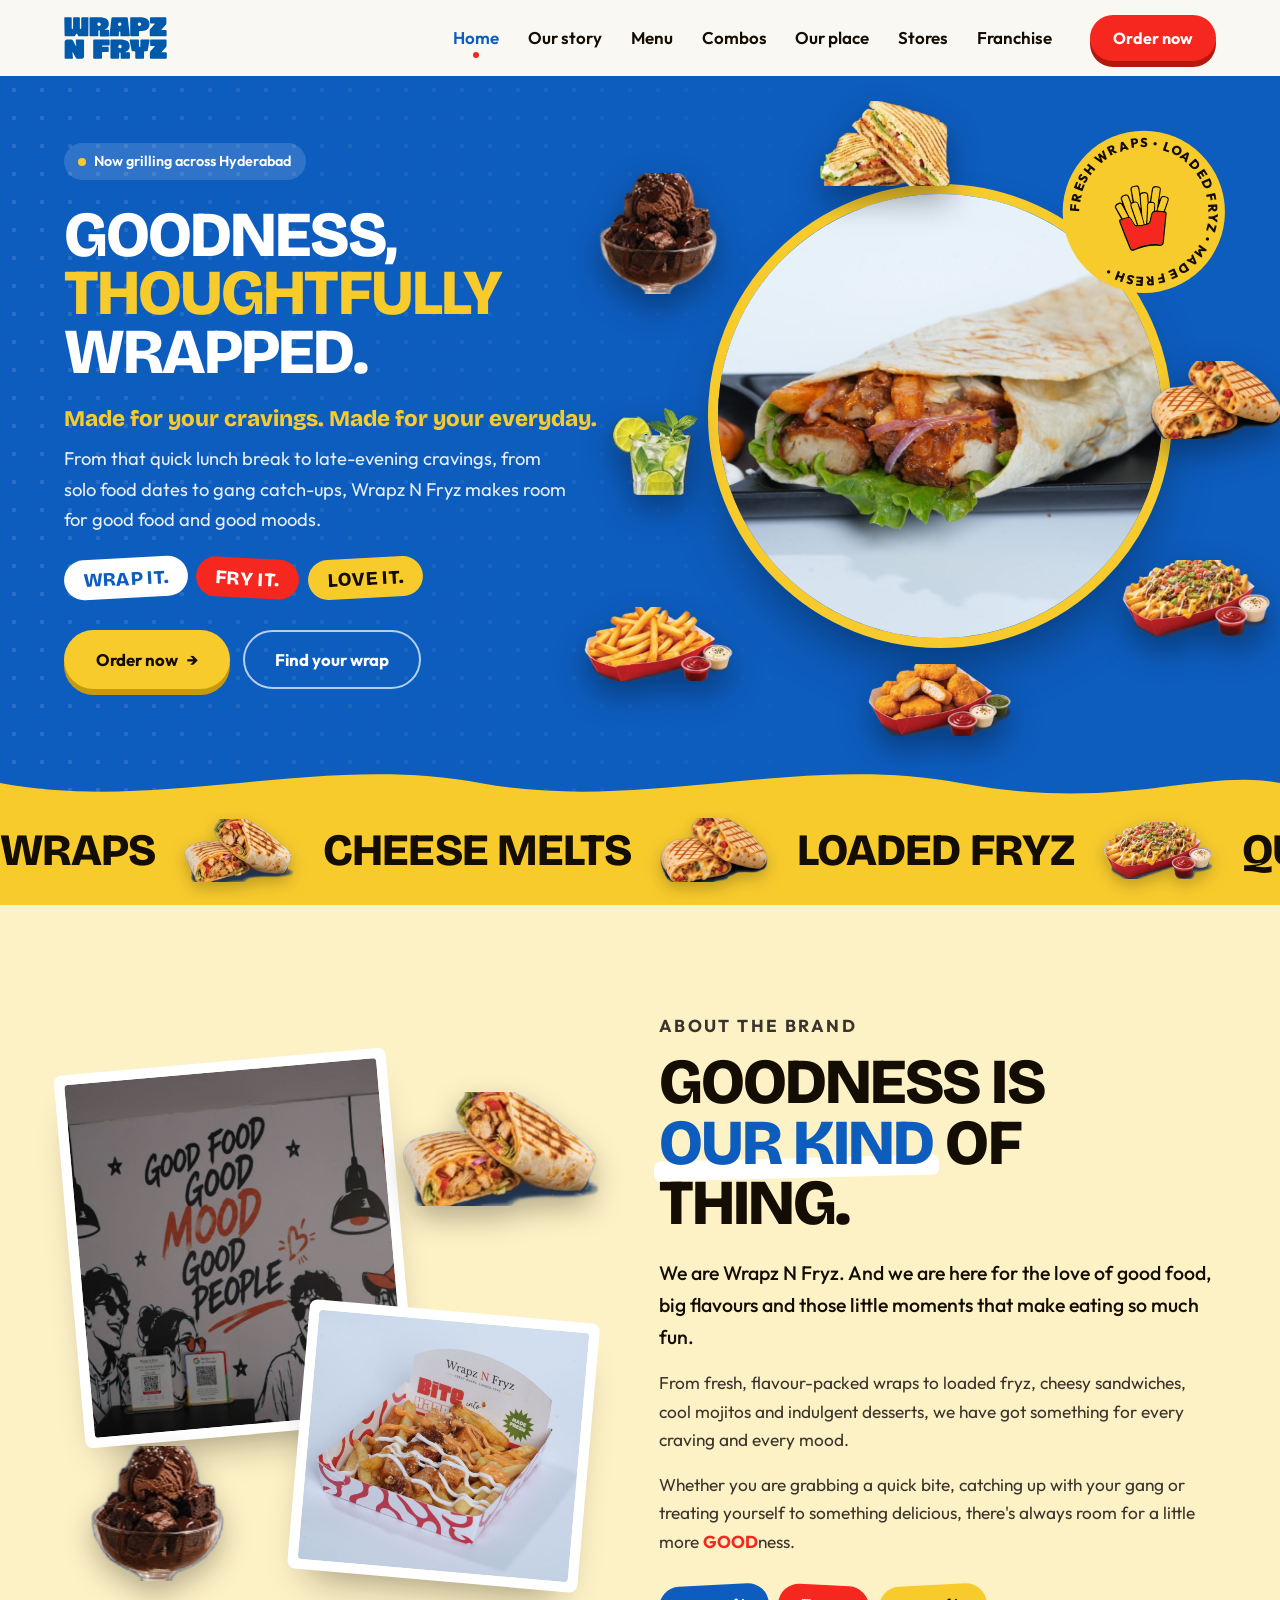
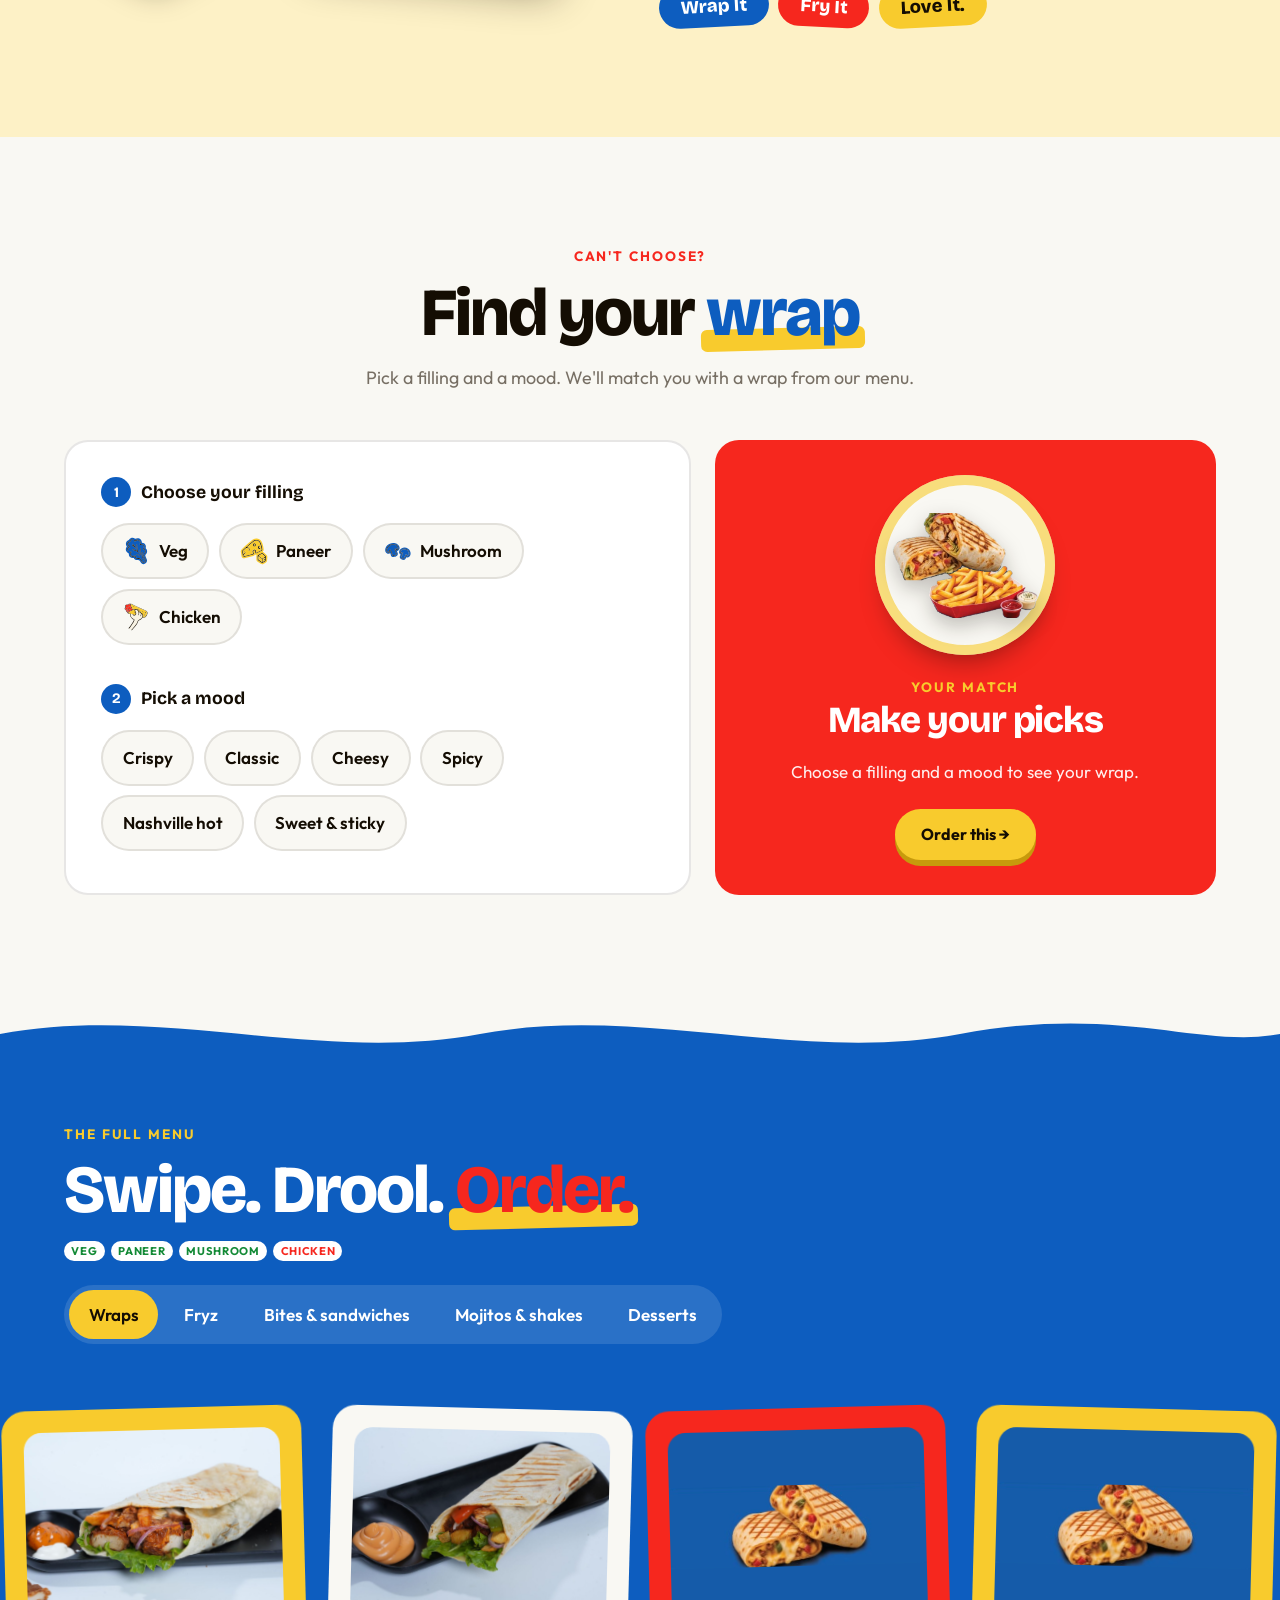
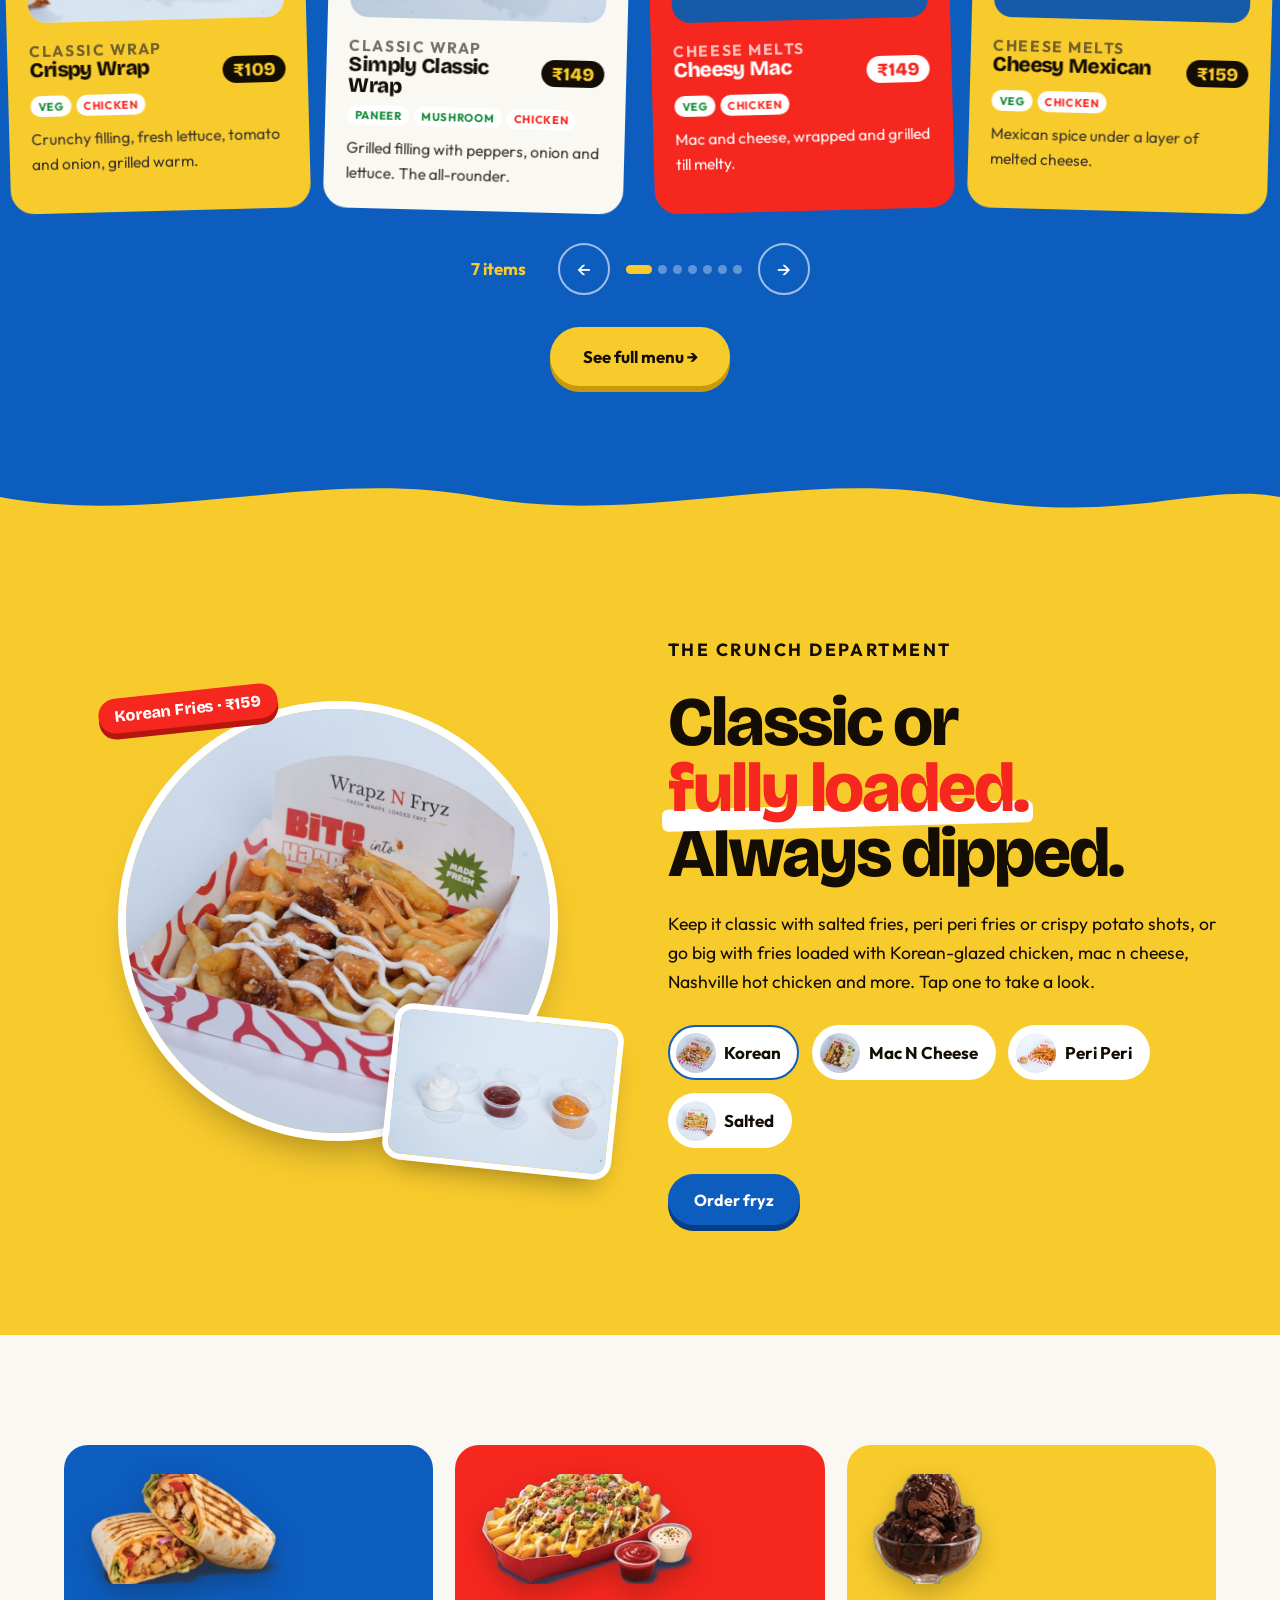
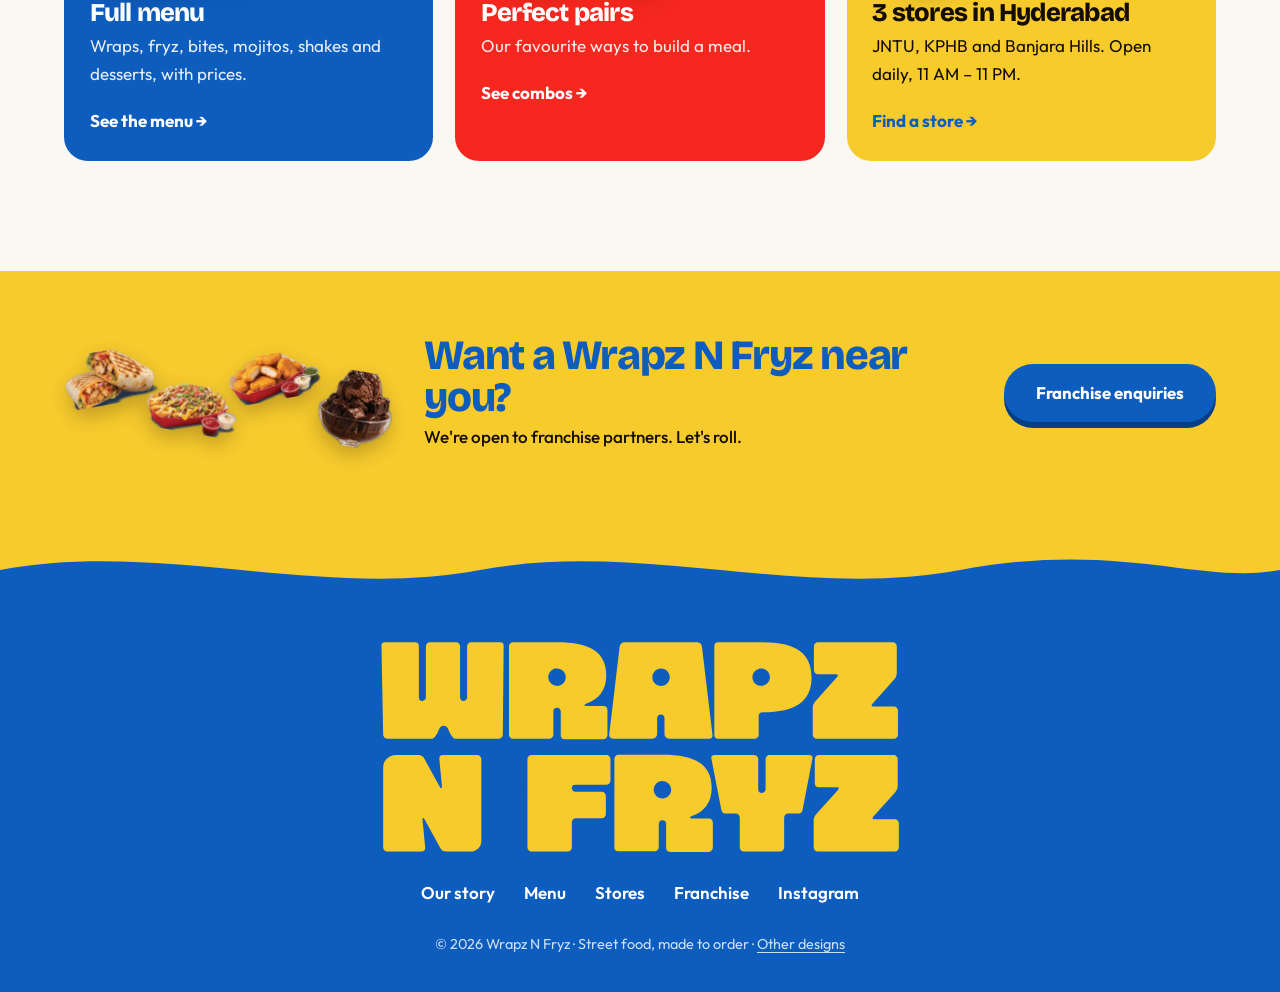
<file: option-8/index.html>
<!DOCTYPE html>
<html lang="en">
<head>
  <meta charset="UTF-8">
  <meta name="viewport" content="width=device-width, initial-scale=1.0">
  <title>Wrapz N Fryz — Fresh wraps. Loaded fryz. | Hyderabad</title>
  <meta name="description" content="Wrapz N Fryz, Kukatpally, Hyderabad. Fresh wraps, loaded fryz, quick bites, grill sandwiches, mojitos, milkshakes, brownie bowls and ice creams.">
  <meta name="theme-color" content="#0D5DBF">
  <link rel="icon" type="image/svg+xml" href="../images/favicon.svg">
  <link rel="preconnect" href="https://fonts.googleapis.com">
  <link rel="preconnect" href="https://fonts.gstatic.com" crossorigin>
  <link href="https://fonts.googleapis.com/css2?family=Bricolage+Grotesque:opsz,wght@12..96,600;12..96,700;12..96,800&family=Outfit:wght@400;500;600;700&display=swap" rel="stylesheet">
  <link rel="stylesheet" href="../css/style-7.css?v=1795581317">
  <link rel="stylesheet" href="../css/style-8.css?v=1795591440">
</head>
<body>
  <header class="nav" id="nav">
    <div class="wrap nav__in">
      <a href="index.html" class="nav__logo" aria-label="Wrapz N Fryz home"><img src="../images/brand/logo-wordmark.svg" alt="Wrapz N Fryz"></a>
      <nav class="nav__links" id="navLinks" aria-label="Main">
        <a href="index.html" class="is-active" aria-current="page">Home</a>
        <a href="our-story.html">Our story</a>
        <a href="menu.html">Menu</a>
        <a href="combos.html">Combos</a>
        <a href="our-place.html">Our place</a>
        <a href="stores.html">Stores</a>
        <a href="franchise.html">Franchise</a>
      </nav>
      <a class="btn btn--red nav__cta" href="https://order.wrapznfryz.com/home" target="_blank" rel="noopener">Order now</a>
      <button class="nav__toggle" id="toggle" aria-label="Open menu" aria-expanded="false"><span></span><span></span><span></span></button>
    </div>
  </header>

  <main id="top">
    <!-- ============ HERO ============ -->
    <section class="hero">
      <div class="wrap hero__in">
        <div class="hero__text">
          <p class="pill"><span class="pill__dot"></span> Now grilling across Hyderabad</p>
          <h1 class="h1--long">
            <span class="w w--1">Goodness,</span>
            <span class="w w--2">thoughtfully</span>
            <span class="w w--3">wrapped.</span>
          </h1>
          <p class="hero__sub">Made for your cravings. Made for your everyday.</p>
          <p class="lead">From that quick lunch break to late-evening cravings, from solo food dates to gang catch-ups, Wrapz N Fryz makes room for good food and good moods.</p>
          <p class="hero__tag"><span class="ht ht--w">Wrap it.</span><span class="ht ht--r">Fry it.</span><span class="ht ht--y">Love it.</span></p>
          <div class="btns">
            <a class="btn btn--yellow btn--lg" href="https://order.wrapznfryz.com/home" target="_blank" rel="noopener">Order now <span class="arr">→</span></a>
            <a class="btn btn--light btn--lg" href="#picker">Find your wrap</a>
          </div>
        </div>

        <div class="hero__art" id="heroArt">
          <div class="hero__circle">
            <img src="../images/food/wrap-crispy-chicken.jpg" alt="Crispy chicken wrap with lettuce, tomato and onion, with two dips">
          </div>
          <svg class="badge" viewBox="0 0 200 200" aria-hidden="true">
            <defs><path id="circ" d="M100,100 m-78,0 a78,78 0 1,1 156,0 a78,78 0 1,1 -156,0"/></defs>
            <circle cx="100" cy="100" r="98" fill="#F8CB2D"/>
            <text><textPath href="#circ">FRESH WRAPS • LOADED FRYZ • MADE FRESH • </textPath></text>
          </svg>
          <img class="badge__icon" src="../images/clipart/fries-box.svg" alt="">
          <img class="float pf pf1" data-d="16" src="../images/cutouts/brownie-bowl.png" alt="Brownie bowl">
          <img class="float pf pf2" data-d="16" src="../images/cutouts/mojito.png" alt="Mojito">
          <img class="float pf pf3" data-d="16" src="../images/cutouts/fryz-classic.png" alt="Classic fryz">
          <img class="float pf pf4" data-d="-16" src="../images/cutouts/quick-bites.png" alt="Golden nuggets">
          <img class="float pf pf5" data-d="24" src="../images/cutouts/sandwich.png" alt="Grill sandwich">
          <img class="float pf pf6" data-d="-20" src="../images/cutouts/fryz-loaded.png" alt="Loaded fryz">
          <img class="float pf pf7" data-d="16" src="../images/cutouts/wrap-cheese-melt.png" alt="Cheese melt wrap">
        </div>
      </div>
      <svg class="wave wave--down" viewBox="0 0 1440 80" preserveAspectRatio="none" aria-hidden="true"><path d="M0,40 C180,80 360,0 540,40 C720,80 900,0 1080,40 C1260,80 1350,20 1440,40 L1440,80 L0,80 Z"/></svg>
    </section>

    <!-- ============ TICKER ============ -->
    <div class="ticker" aria-hidden="true">
      <div class="ticker__track">
        <span>Wraps</span><img src="../images/cutouts/wrap-classic.png" alt=""><span>Cheese Melts</span><img src="../images/cutouts/wrap-cheese-melt.png" alt=""><span>Loaded Fryz</span><img src="../images/cutouts/fryz-loaded.png" alt=""><span>Quick Bites</span><img src="../images/cutouts/quick-bites.png" alt=""><span>Sandwiches</span><img src="../images/cutouts/sandwich.png" alt=""><span>Mojitos</span><img src="../images/cutouts/mojito.png" alt=""><span>Milkshakes</span><img src="../images/cutouts/shake-oreo.png" alt=""><span>Brownie Bowls</span><img src="../images/cutouts/brownie-bowl.png" alt=""><span>Classic Fryz</span><img src="../images/cutouts/fryz-classic.png" alt="">
        <span>Wraps</span><img src="../images/cutouts/wrap-classic.png" alt=""><span>Cheese Melts</span><img src="../images/cutouts/wrap-cheese-melt.png" alt=""><span>Loaded Fryz</span><img src="../images/cutouts/fryz-loaded.png" alt=""><span>Quick Bites</span><img src="../images/cutouts/quick-bites.png" alt=""><span>Sandwiches</span><img src="../images/cutouts/sandwich.png" alt=""><span>Mojitos</span><img src="../images/cutouts/mojito.png" alt=""><span>Milkshakes</span><img src="../images/cutouts/shake-oreo.png" alt=""><span>Brownie Bowls</span><img src="../images/cutouts/brownie-bowl.png" alt=""><span>Classic Fryz</span><img src="../images/cutouts/fryz-classic.png" alt="">
      </div>
    </div>

    <!-- ============ ABOUT THE BRAND ============ -->
    <section class="sec about" id="about">
      <div class="wrap about__in">
        <div class="about__art" aria-hidden="true">
          <figure class="about__ph about__ph--1"><img src="../images/food/mural-close.jpg" alt=""></figure>
          <figure class="about__ph about__ph--2"><img src="../images/food/fryz-korean.jpg" alt=""></figure>
          <img class="about__cut about__cut--1" src="../images/cutouts/wrap-classic.png" alt="">
          <img class="about__cut about__cut--2" src="../images/cutouts/brownie-bowl.png" alt="">
        </div>
        <div class="about__text">
          <p class="kicker">About the brand</p>
          <h2>Goodness is <span class="hl">our kind</span> of thing.</h2>
          <p class="about__lead">We are Wrapz N Fryz. And we are here for the love of good food, big flavours and those little moments that make eating so much fun.</p>
          <p>From fresh, flavour-packed wraps to loaded fryz, cheesy sandwiches, cool mojitos and indulgent desserts, we have got something for every craving and every mood.</p>
          <p>Whether you are grabbing a quick bite, catching up with your gang or treating yourself to something delicious, there's always room for a little more <strong>GOOD</strong>ness.</p>
          <ul class="about__tag">
            <li class="t-blue">Wrap It</li>
            <li class="t-red">Fry It</li>
            <li class="t-yellow">Love It.</li>
          </ul>
        </div>
      </div>
    </section>

    <!-- ============ FIND YOUR WRAP ============ -->
    <section class="sec picker" id="picker">
      <div class="wrap">
        <div class="head head--center">
          <p class="kicker">Can't choose?</p>
          <h2>Find your <span class="hl">wrap</span></h2>
          <p class="sub">Pick a filling and a mood. We'll match you with a wrap from our menu.</p>
        </div>

        <div class="picker__box">
          <div class="picker__qs">
            <div class="q">
              <p class="q__label"><b>1</b> Choose your filling</p>
              <div class="opts" data-q="base">
                <button class="opt" data-v="veg"><img src="../images/clipart/lettuce.svg" alt=""> Veg</button>
                <button class="opt" data-v="paneer"><img src="../images/clipart/cheese.svg" alt=""> Paneer</button>
                <button class="opt" data-v="mushroom"><img src="../images/clipart/mushrooms.svg" alt=""> Mushroom</button>
                <button class="opt" data-v="chicken"><img src="../images/clipart/wrap-bite-hand.svg" alt=""> Chicken</button>
              </div>
            </div>
            <div class="q">
              <p class="q__label"><b>2</b> Pick a mood</p>
              <div class="opts" data-q="mood">
                <button class="opt" data-v="crispy">Crispy</button>
                <button class="opt" data-v="classic">Classic</button>
                <button class="opt" data-v="cheesy">Cheesy</button>
                <button class="opt" data-v="spicy">Spicy</button>
                <button class="opt" data-v="hot">Nashville hot</button>
                <button class="opt" data-v="sweet">Sweet &amp; sticky</button>
              </div>
            </div>
          </div>

          <div class="picker__result" id="pickResult" aria-live="polite">
            <div class="plate" id="plate">
              <img id="pickImg" src="../images/cutouts/wrap-and-fryz.png" alt="A wrap and fries" data-clip="1">
            </div>
            <p class="kicker kicker--light" id="pickKicker">Your match</p>
            <h3 id="pickName">Make your picks</h3>
            <p class="pick__price" id="pickPrice"></p>
            <p id="pickDesc">Choose a filling and a mood to see your wrap.</p>
            <a class="btn btn--yellow" id="pickBtn" href="https://order.wrapznfryz.com/home" target="_blank" rel="noopener">Order this →</a>
          </div>
        </div>
      </div>
    </section>

    <!-- ============ MENU CAROUSEL ============ -->
    <section class="sec menu" id="menu">
      <svg class="wave wave--top" viewBox="0 0 1440 80" preserveAspectRatio="none" aria-hidden="true"><path d="M0,40 C180,0 360,80 540,40 C720,0 900,80 1080,40 C1260,0 1350,60 1440,40 L1440,0 L0,0 Z"/></svg>
      <div class="wrap">
        <div class="head head--row">
          <div>
            <p class="kicker kicker--light">The full menu</p>
            <h2>Swipe. Drool. <span class="hl hl--red">Order.</span></h2>
            <p class="menu__legend"><span class="tagd tagd--veg">Veg</span><span class="tagd tagd--paneer">Paneer</span><span class="tagd tagd--mushroom">Mushroom</span><span class="tagd tagd--chicken">Chicken</span></p>
          </div>
          <div class="tabs" role="tablist" aria-label="Menu categories">
            <button class="tab is-on" data-cat="wraps">Wraps</button>
            <button class="tab" data-cat="fryz">Fryz</button>
            <button class="tab" data-cat="bites">Bites &amp; sandwiches</button>
            <button class="tab" data-cat="drinks">Mojitos &amp; shakes</button>
            <button class="tab" data-cat="desserts">Desserts</button>
          </div>
        </div>
      </div>
      <div class="carousel">
        <div class="carousel__track" id="track"><!-- js --></div>
      </div>
      <div class="wrap carousel__nav">
        <p class="carousel__count" id="count"></p>
        <button class="arrow" id="prev" aria-label="Previous">←</button>
        <div class="dots" id="dots"></div>
        <button class="arrow" id="next" aria-label="Next">→</button>
      </div>
      <div class="wrap menu__all-wrap"><a class="btn btn--yellow btn--lg" href="menu.html">See full menu →</a></div>
      <svg class="wave wave--down wave--cream" viewBox="0 0 1440 80" preserveAspectRatio="none" aria-hidden="true"><path d="M0,40 C180,80 360,0 540,40 C720,80 900,0 1080,40 C1260,80 1350,20 1440,40 L1440,80 L0,80 Z"/></svg>
    </section>

    <!-- ============ FRYZ & DIPS ============ -->
    <section class="sec fryz">
      <div class="wrap fryz__in">
        <div class="fryz__art fryz__art--photo">
          <div class="fryz__glow"></div>
          <img class="fryz__photo" id="fryzPhoto" src="../images/food/fryz-korean.jpg" alt="Korean fries topped with glazed chicken, sesame and two sauces">
          <img class="fryz__dips" src="../images/food/dips.jpg" alt="Three dips: creamy white, red and spicy orange">
          <span class="fryz__price" id="fryzPrice">Korean Fries · ₹159</span>
        </div>
        <div class="fryz__text">
          <p class="kicker">The crunch department</p>
          <h2>Classic or<br><span class="hl hl--red">fully loaded.</span><br>Always dipped.</h2>
          <p>Keep it classic with salted fries, peri peri fries or crispy potato shots, or go big with fries loaded with Korean-glazed chicken, mac n cheese, Nashville hot chicken and more. Tap one to take a look.</p>
          <div class="fryz__types" id="fryzTypes">
            <button class="ft is-on" data-img="images/food/fryz-korean.jpg" data-label="Korean Fries · ₹159"><img src="../images/food/fryz-korean.jpg" alt=""><span>Korean</span></button>
            <button class="ft" data-img="images/food/fryz-mac-cheese.jpg" data-label="Mac N Cheese Fries · ₹169"><img src="../images/food/fryz-mac-cheese.jpg" alt=""><span>Mac N Cheese</span></button>
            <button class="ft" data-img="images/food/fryz-peri-peri.jpg" data-label="Peri Peri Fries · ₹99"><img src="../images/food/fryz-peri-peri.jpg" alt=""><span>Peri Peri</span></button>
            <button class="ft" data-img="images/food/fryz-salted.jpg" data-label="Salted Fries · ₹99"><img src="../images/food/fryz-salted.jpg" alt=""><span>Salted</span></button>
          </div>
          <a class="btn btn--blue" href="https://order.wrapznfryz.com/home" target="_blank" rel="noopener">Order fryz</a>
        </div>
      </div>
    </section>

    <section class="sec teasers">
      <div class="wrap teasers__grid">
        <a class="teaser teaser--blue" href="menu.html"><img src="../images/cutouts/wrap-classic.png" alt=""><h3>Full menu</h3><p>Wraps, fryz, bites, mojitos, shakes and desserts, with prices.</p><span>See the menu →</span></a>
        <a class="teaser teaser--red" href="combos.html"><img src="../images/cutouts/fryz-loaded.png" alt=""><h3>Perfect pairs</h3><p>Our favourite ways to build a meal.</p><span>See combos →</span></a>
        <a class="teaser teaser--yellow" href="stores.html"><img src="../images/cutouts/brownie-bowl.png" alt=""><h3>3 stores in Hyderabad</h3><p>JNTU, KPHB and Banjara Hills. Open daily, 11 AM – 11 PM.</p><span>Find a store →</span></a>
      </div>
    </section>
    <!-- ============ FRANCHISE ============ -->
    <section class="franchise">
      <div class="wrap franchise__in">
        <div class="franchise__foods" aria-hidden="true">
          <img src="../images/cutouts/wrap-classic.png" alt="">
          <img src="../images/cutouts/fryz-loaded.png" alt="">
          <img src="../images/cutouts/quick-bites.png" alt="">
          <img src="../images/cutouts/brownie-bowl.png" alt="">
        </div>
        <div>
          <h2>Want a Wrapz N Fryz near you?</h2>
          <p>We're open to franchise partners. Let's roll.</p>
        </div>
        <a class="btn btn--blue btn--lg" href="franchise.html">Franchise enquiries</a>
      </div>
    </section>
  </main>

  <!-- ============ FOOTER ============ -->
  <footer class="foot">
    <svg class="wave wave--top wave--yellow" viewBox="0 0 1440 80" preserveAspectRatio="none" aria-hidden="true"><path d="M0,40 C180,0 360,80 540,40 C720,0 900,80 1080,40 C1260,0 1350,60 1440,40 L1440,0 L0,0 Z"/></svg>
    <div class="wrap foot__in">
      <img class="foot__logo" src="../images/brand/logo-wordmark-yellow.svg" alt="Wrapz N Fryz">
      <nav aria-label="Footer">
        <a href="our-story.html">Our story</a>
        <a href="menu.html">Menu</a>
        <a href="stores.html">Stores</a>
        <a href="franchise.html">Franchise</a>
        <a href="https://instagram.com/heywrappy" target="_blank" rel="noopener">Instagram</a>
      </nav>
      <p>© <span id="year">2026</span> Wrapz N Fryz · Street food, made to order · <a class="foot__opts" href="../index-7.html">Other designs</a></p>
    </div>
  </footer>

  <a class="fab" href="https://order.wrapznfryz.com/home" target="_blank" rel="noopener" aria-label="Order now"><img src="../images/clipart/wrap-in-hand.svg" alt=""></a>

  <script src="../js/main-8.js?v=1795581317"></script>
</body>
</html>
</file>
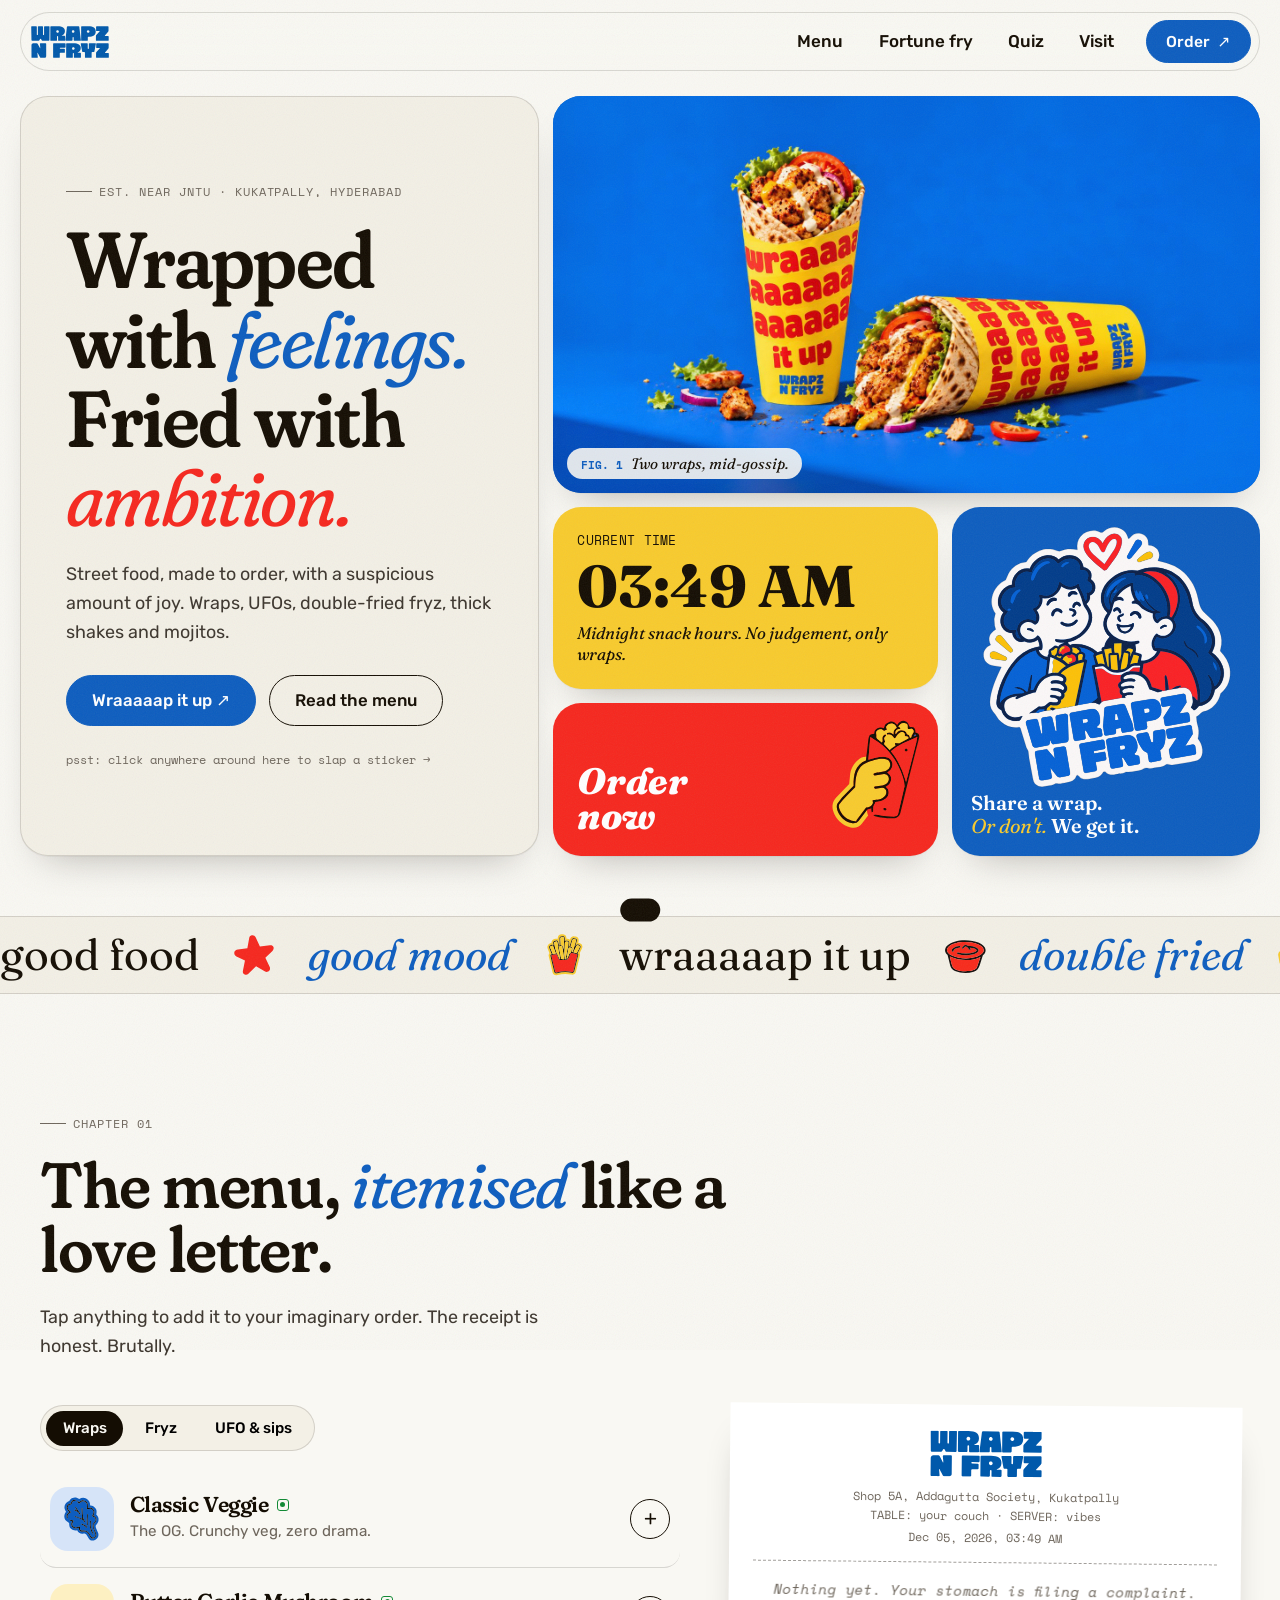
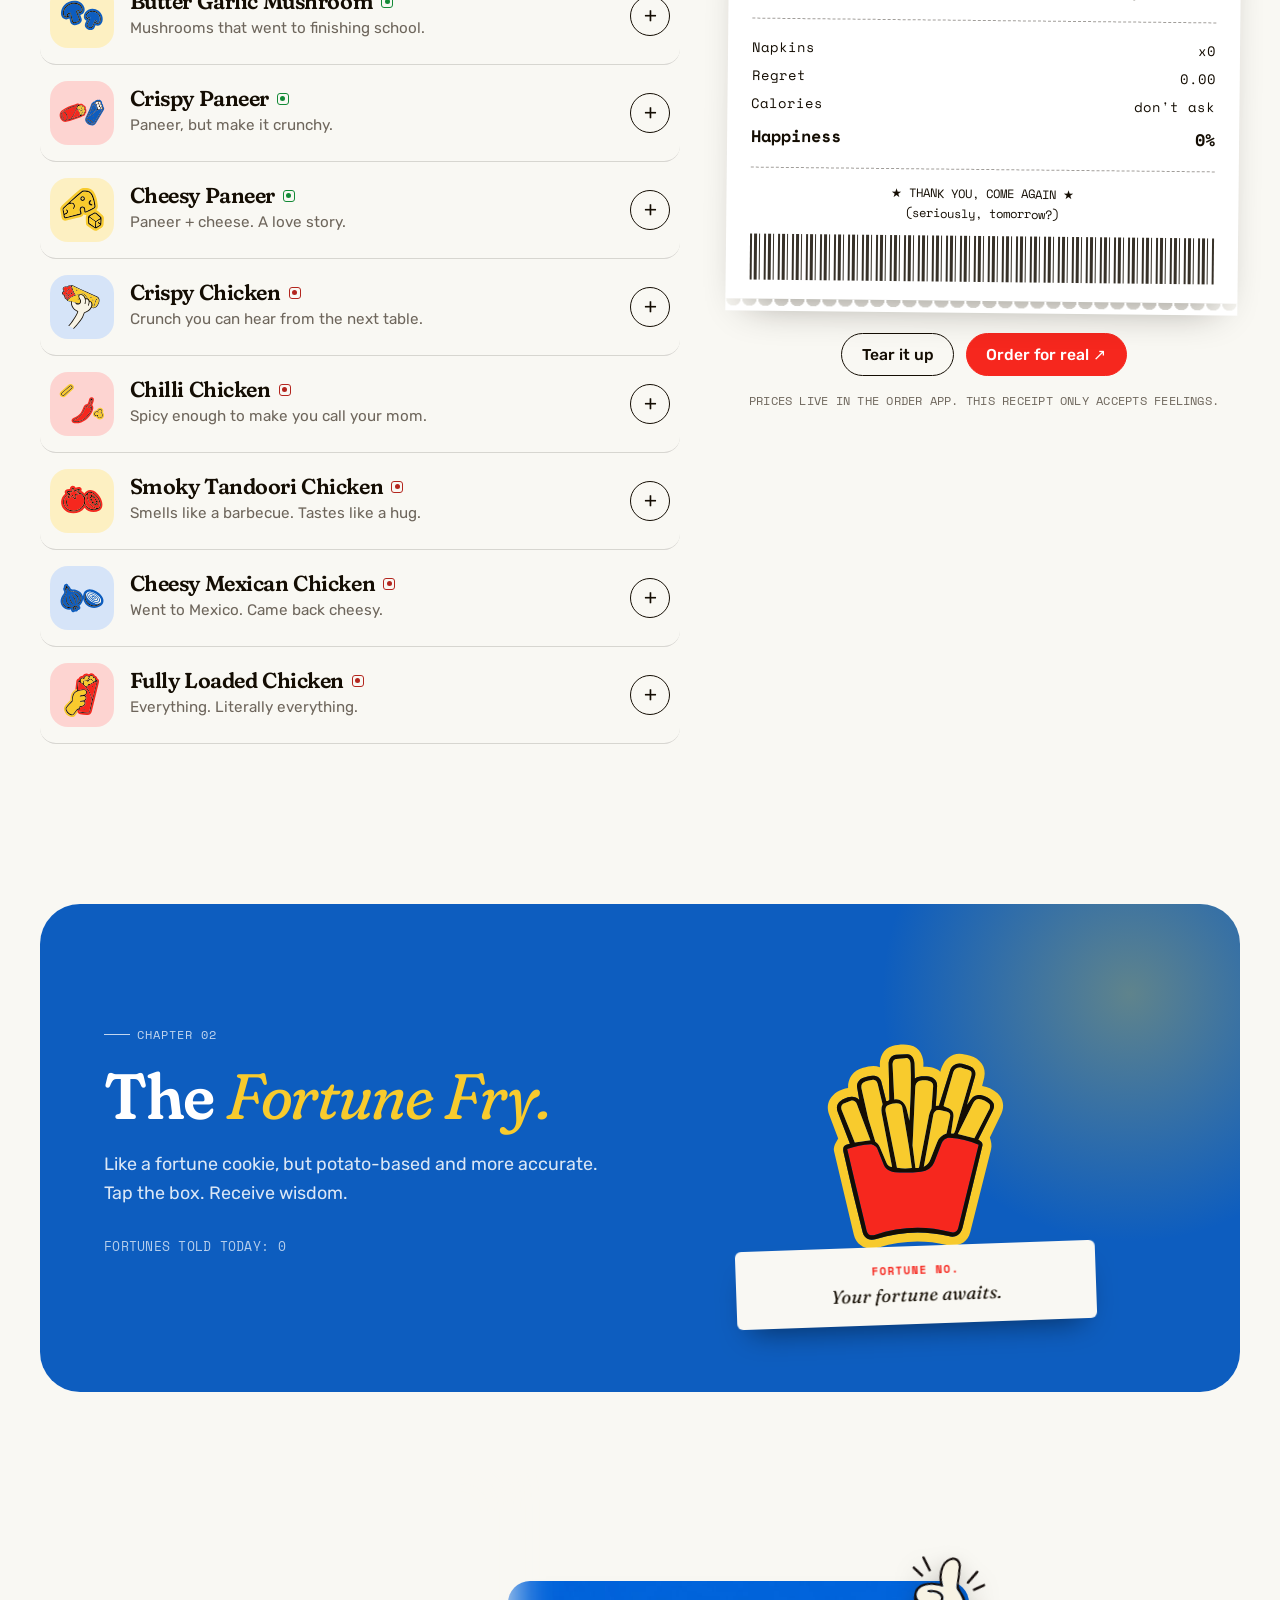
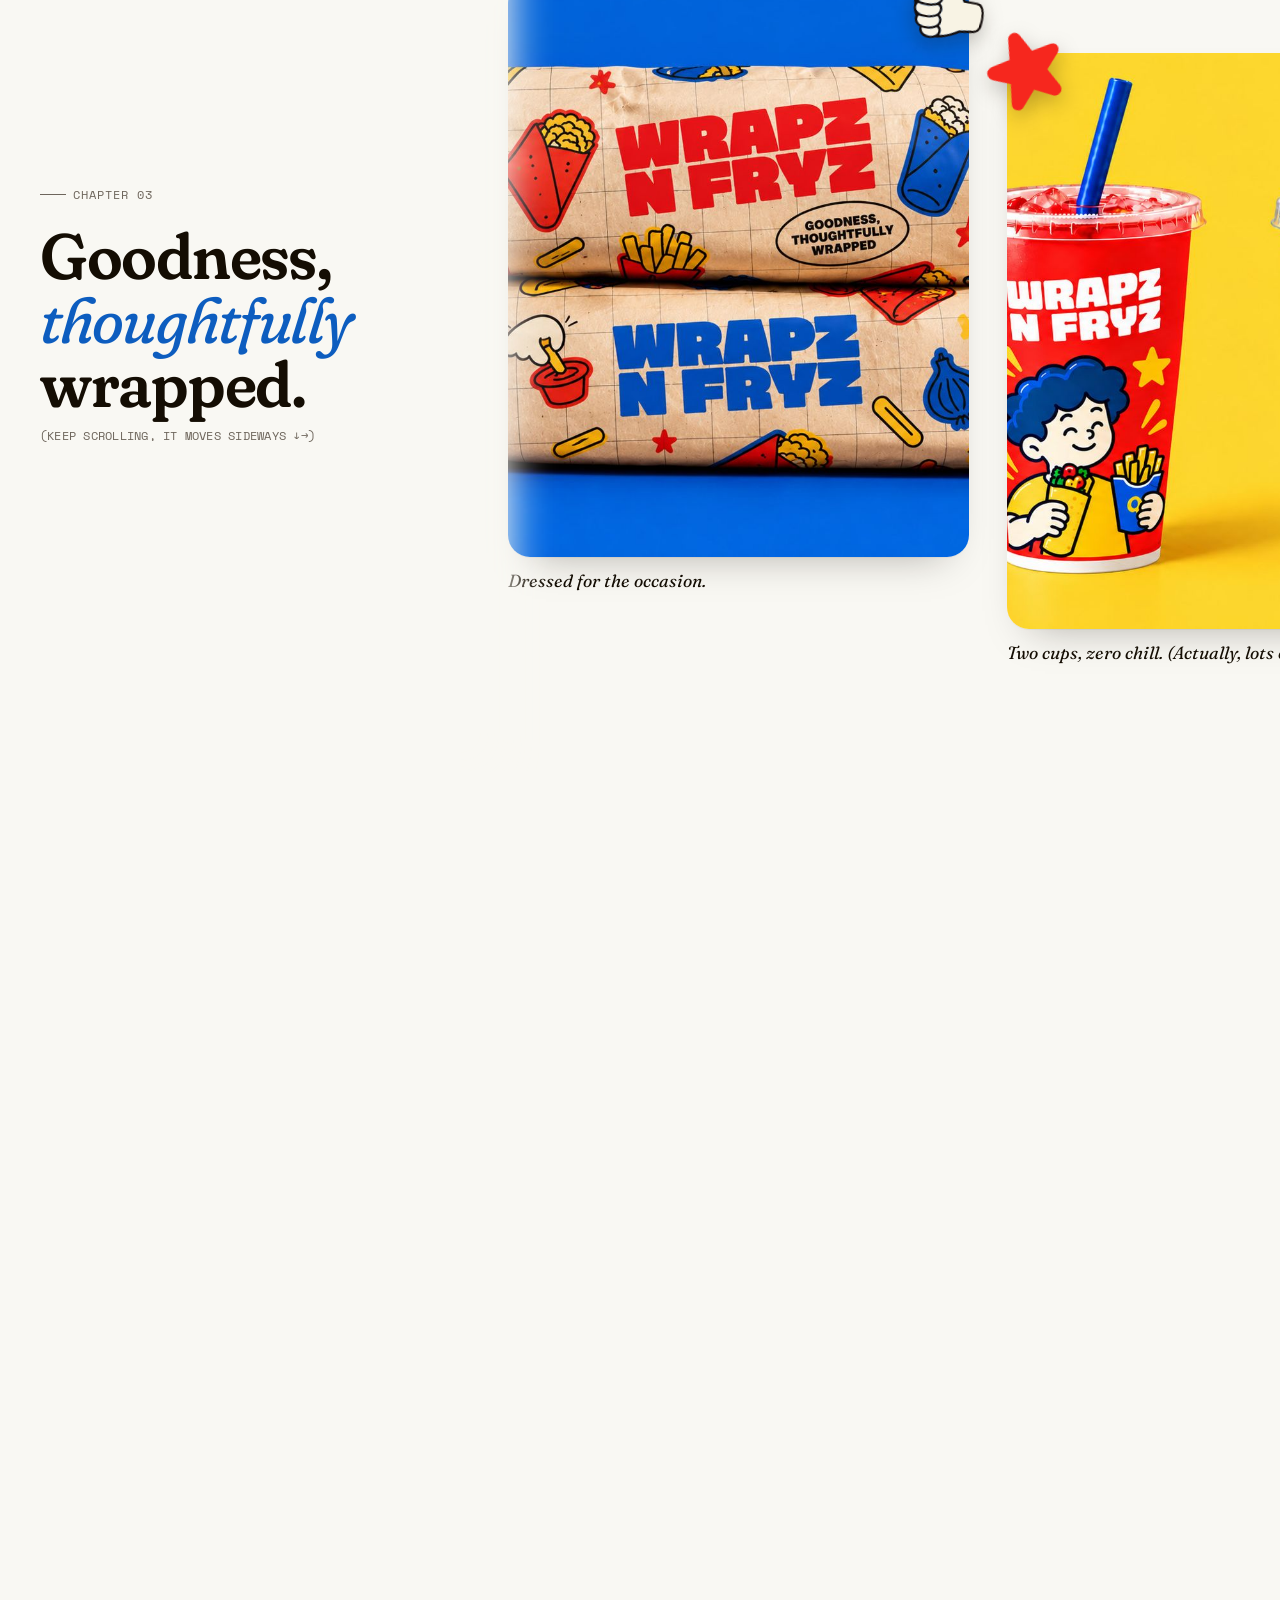
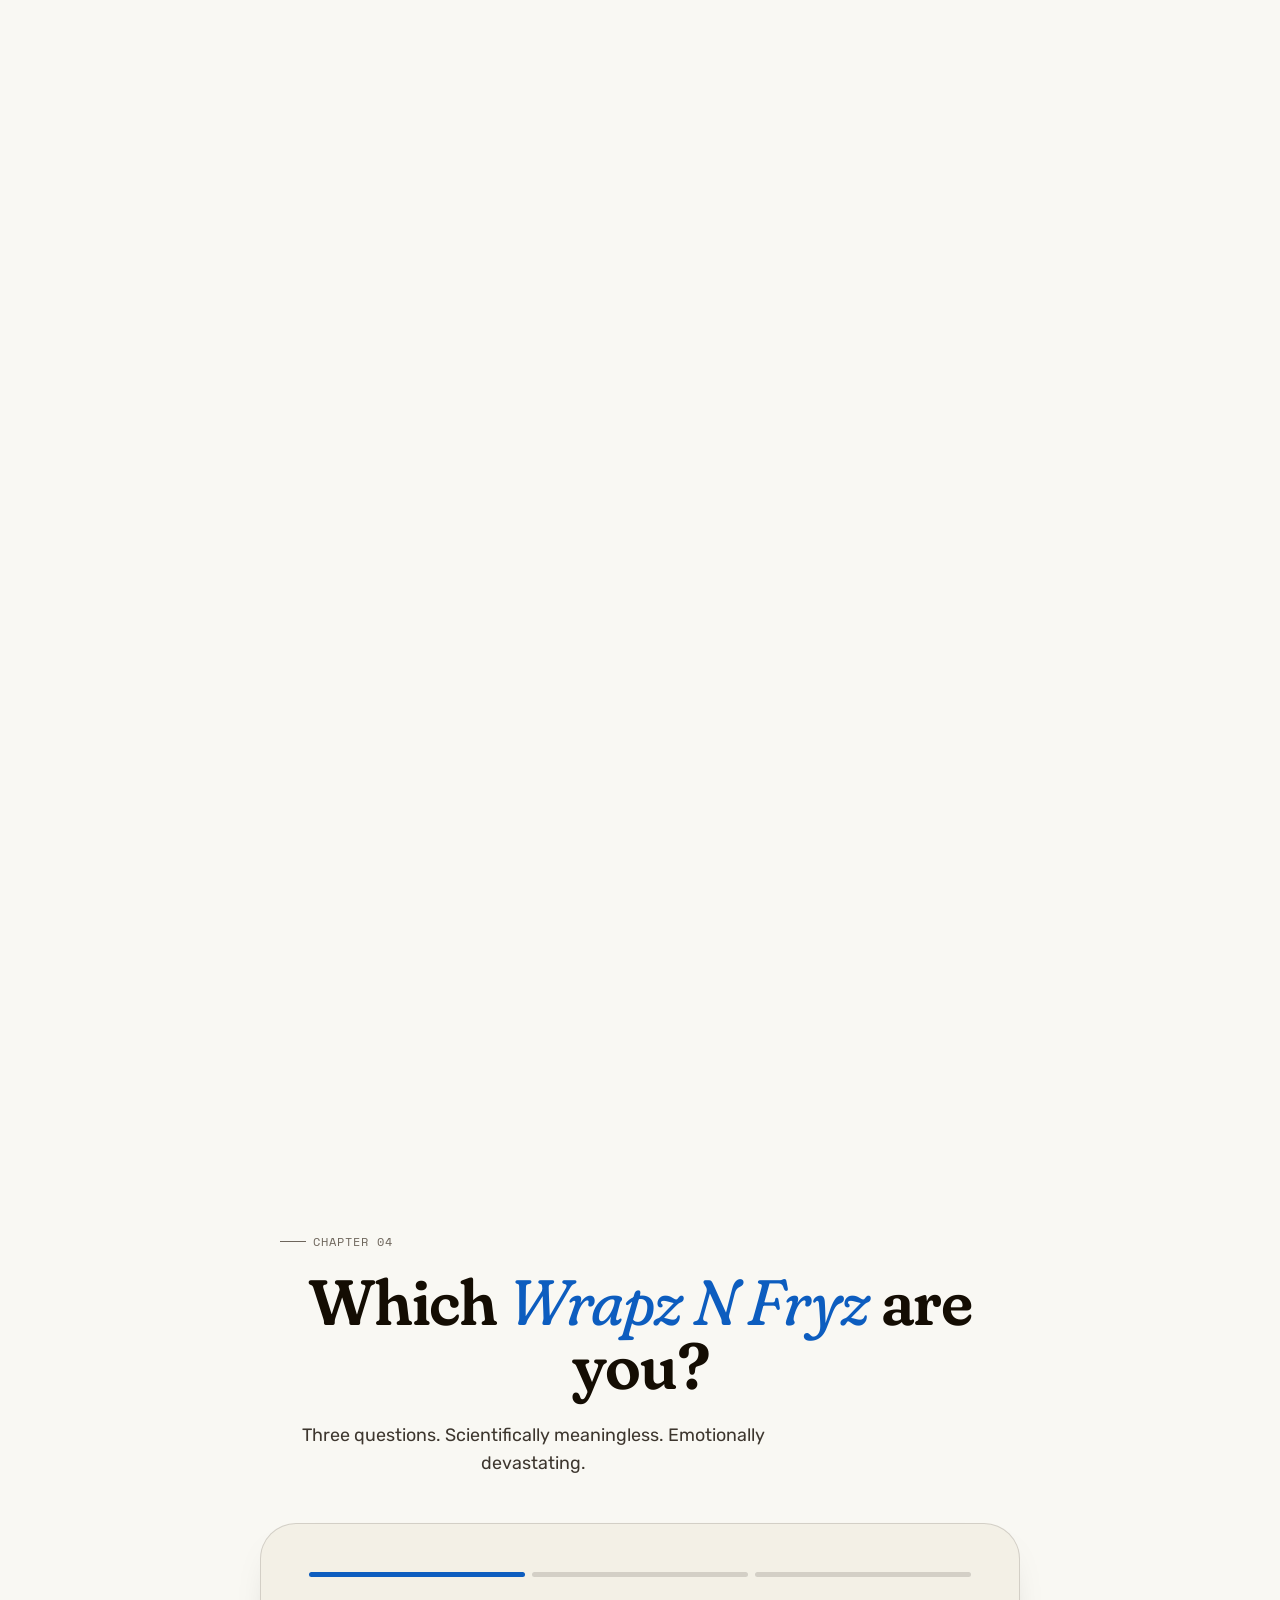
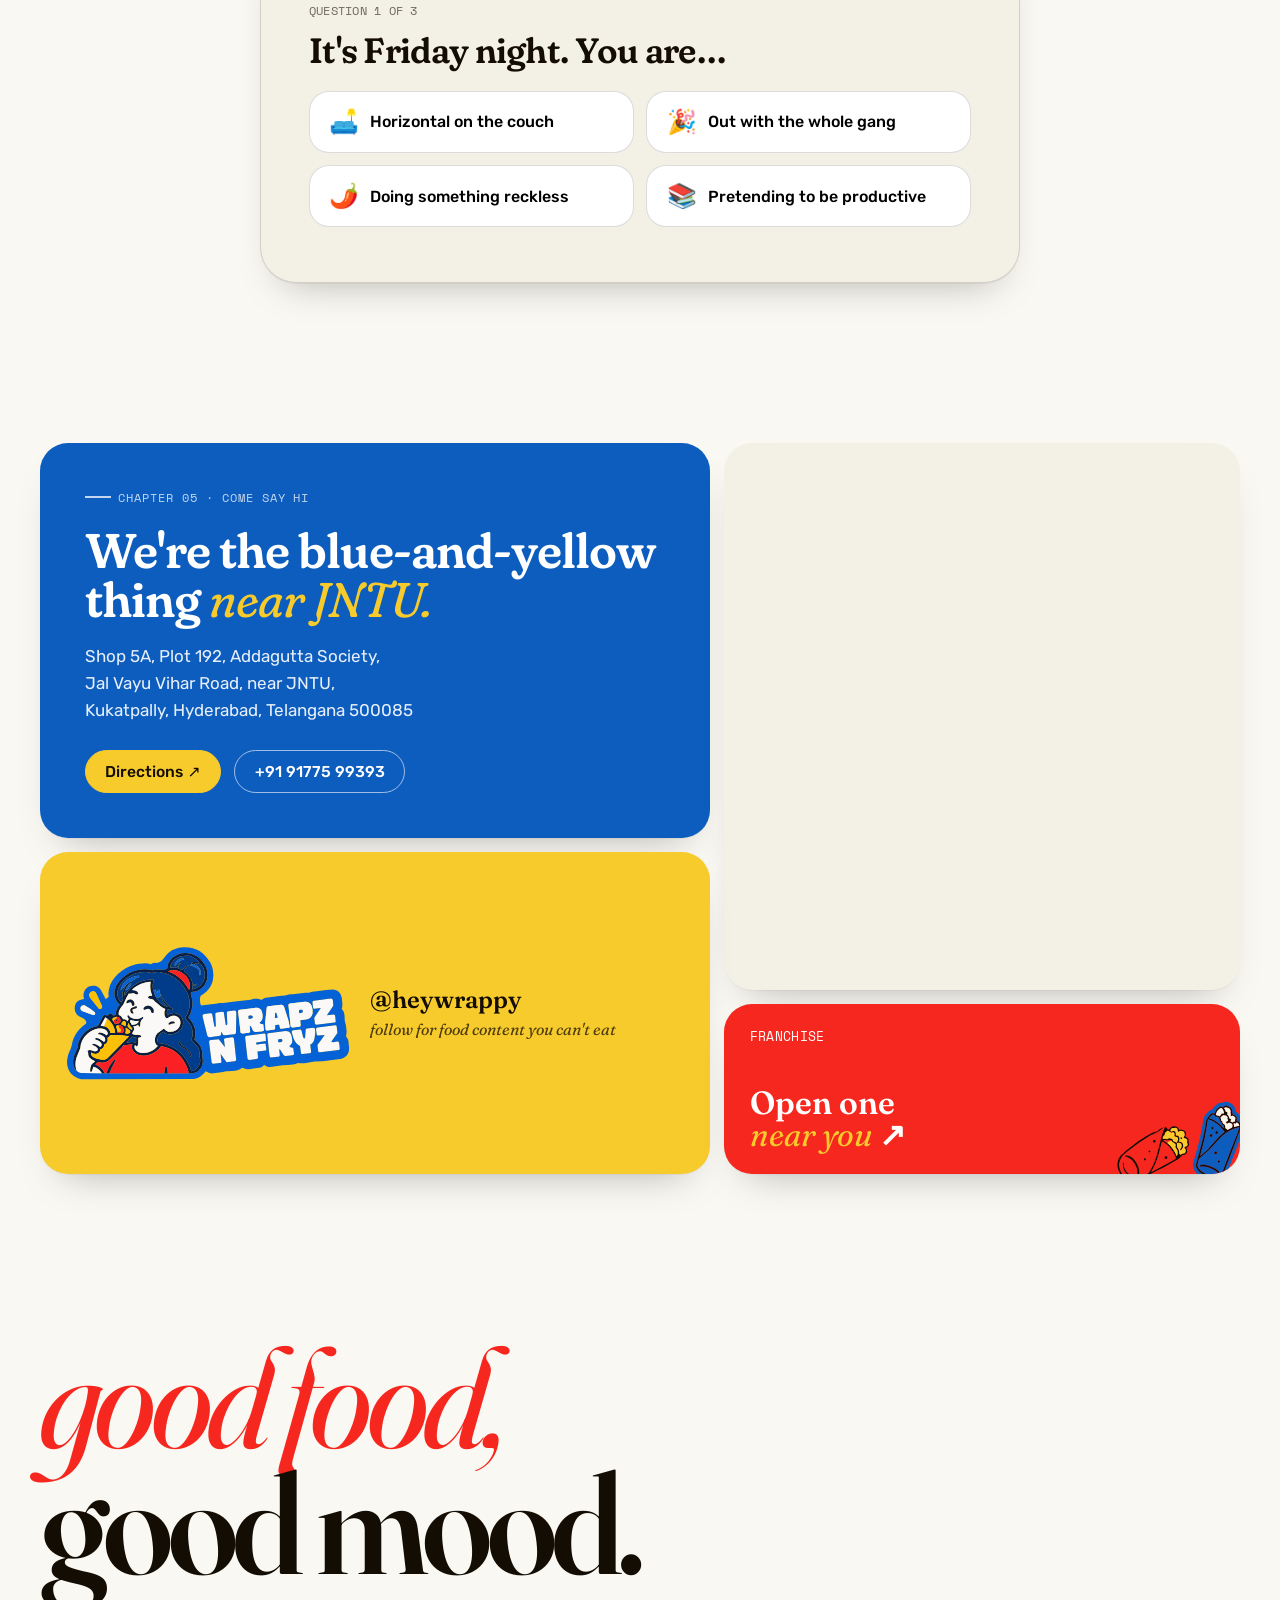
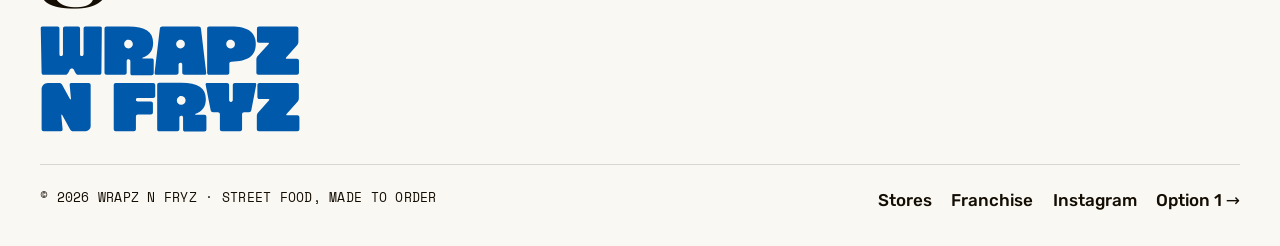
<file: index-2.html>
<!DOCTYPE html>
<html lang="en">
<head>
  <meta charset="UTF-8">
  <meta name="viewport" content="width=device-width, initial-scale=1.0">
  <title>Wrapz N Fryz — Wrapped with feelings | Kukatpally, Hyderabad</title>
  <meta name="description" content="Wrapz N Fryz, Kukatpally, Hyderabad. Wraps, UFO wraps, double-fried fryz, thick shakes, mojitos and desserts. Good food, good mood.">
  <meta name="theme-color" content="#F9F8F3">
  <link rel="icon" type="image/svg+xml" href="images/favicon.svg">
  <link rel="preconnect" href="https://fonts.googleapis.com">
  <link rel="preconnect" href="https://fonts.gstatic.com" crossorigin>
  <link href="https://fonts.googleapis.com/css2?family=Fraunces:ital,opsz,wght@0,9..144,400;0,9..144,600;0,9..144,800;1,9..144,400;1,9..144,600&family=Space+Mono:wght@400;700&family=Rubik:wght@500;700;900&display=swap" rel="stylesheet">
  <link rel="stylesheet" href="css/style-2.css">
</head>
<body>
  <div class="grain" aria-hidden="true"></div>
  <img class="cursor-fry" id="cursorFry" src="images/clipart/fries-box.svg" alt="" aria-hidden="true">

  <!-- ============ NAV ============ -->
  <header class="nav" id="nav">
    <a href="#top" class="nav__brand" aria-label="Wrapz N Fryz home">
      <img class="nav__mono" src="images/brand/logo-monogram.svg" alt="" width="40" height="40">
      <img class="nav__word" src="images/brand/logo-wordmark.svg" alt="Wrapz N Fryz">
    </a>
    <nav class="nav__links" id="navLinks" aria-label="Main">
      <a href="#receipt">Menu</a>
      <a href="#fortune">Fortune fry</a>
      <a href="#quiz">Quiz</a>
      <a href="#visit">Visit</a>
    </nav>
    <a class="pill pill--blue" href="https://order.wrapznfryz.com/home" target="_blank" rel="noopener">Order <span aria-hidden="true">↗</span></a>
  </header>

  <main id="top">

    <!-- ============ HERO BENTO ============ -->
    <section class="bento" id="slapZone">
      <div class="tile tile--headline">
        <p class="eyebrow">Est. near JNTU · Kukatpally, Hyderabad</p>
        <h1>Wrapped<br>with <em>feelings.</em><br>Fried with <em class="red">ambition.</em></h1>
        <p class="lead">Street food, made to order, with a suspicious amount of joy. Wraps, UFOs, double-fried fryz, thick shakes and mojitos.</p>
        <div class="row">
          <a class="pill pill--blue pill--lg" href="https://order.wrapznfryz.com/home" target="_blank" rel="noopener">Wraaaaap it up ↗</a>
          <a class="pill pill--ghost pill--lg" href="#receipt">Read the menu</a>
        </div>
        <p class="hint">psst: click anywhere around here to slap a sticker →</p>
      </div>

      <figure class="tile tile--photo">
        <img src="images/photos/wrap-hero.jpg" alt="Two Wrapz N Fryz chicken wraps in yellow 'wraaaap it up' sleeves">
        <figcaption><span>fig. 1</span> Two wraps, mid-gossip.</figcaption>
      </figure>

      <div class="tile tile--clock">
        <p class="mono">Current time</p>
        <p class="clock" id="clock">--:--</p>
        <p class="clock__verdict" id="clockVerdict">Calculating snack urgency…</p>
      </div>

      <div class="tile tile--sticker">
        <img src="images/stickers/couple.svg" alt="Sticker: two friends sharing a wrap and fries">
        <p>Share a wrap.<br><em>Or don't.</em> We get it.</p>
      </div>

      <a class="tile tile--cta" href="https://order.wrapznfryz.com/home" target="_blank" rel="noopener">
        <span>Order<br>now</span>
        <img src="images/clipart/wrap-in-hand.svg" alt="">
      </a>
    </section>

    <!-- ============ MARQUEE ============ -->
    <div class="ribbon" aria-hidden="true">
      <div class="ribbon__track" id="ribbon">
        <span>good food</span><img src="images/clipart/star.svg" alt=""><span><em>good mood</em></span><img src="images/clipart/fries-box.svg" alt=""><span>wraaaaap it up</span><img src="images/clipart/dip-red.svg" alt=""><span><em>double fried</em></span><img src="images/clipart/cheese.svg" alt=""><span>napkins advised</span><img src="images/clipart/chilli.svg" alt="">
        <span>good food</span><img src="images/clipart/star.svg" alt=""><span><em>good mood</em></span><img src="images/clipart/fries-box.svg" alt=""><span>wraaaaap it up</span><img src="images/clipart/dip-red.svg" alt=""><span><em>double fried</em></span><img src="images/clipart/cheese.svg" alt=""><span>napkins advised</span><img src="images/clipart/chilli.svg" alt="">
      </div>
    </div>

    <!-- ============ MENU AS A RECEIPT ============ -->
    <section class="sec receipt-sec" id="receipt">
      <div class="sec__head">
        <p class="eyebrow">Chapter 01</p>
        <h2>The menu, <em>itemised</em> like a love letter.</h2>
        <p class="lead">Tap anything to add it to your imaginary order. The receipt is honest. Brutally.</p>
      </div>

      <div class="receipt-layout">
        <div class="menu-list">
          <div class="tabs" role="tablist" aria-label="Menu sections">
            <button class="tab is-on" data-cat="wraps">Wraps</button>
            <button class="tab" data-cat="fryz">Fryz</button>
            <button class="tab" data-cat="more">UFO &amp; sips</button>
          </div>
          <ul class="dishes" id="dishes"><!-- js --></ul>
        </div>

        <div class="receipt-wrap">
          <article class="receipt" id="receipt-paper" aria-live="polite">
            <header>
              <img src="images/brand/logo-wordmark.svg" alt="Wrapz N Fryz">
              <p>Shop 5A, Addagutta Society, Kukatpally<br>TABLE: your couch · SERVER: vibes</p>
              <p id="receiptDate">--</p>
            </header>
            <div class="r-line r-dash"></div>
            <ul class="r-items" id="rItems">
              <li class="r-empty">Nothing yet. Your stomach is filing a complaint.</li>
            </ul>
            <div class="r-line r-dash"></div>
            <ul class="r-totals">
              <li><span>Napkins</span><span id="rNapkins">x0</span></li>
              <li><span>Regret</span><span>0.00</span></li>
              <li><span>Calories</span><span>don't ask</span></li>
              <li class="r-big"><span>Happiness</span><span id="rHappy">0%</span></li>
            </ul>
            <div class="r-line r-dash"></div>
            <p class="r-thanks">★ THANK YOU, COME AGAIN ★<br>(seriously, tomorrow?)</p>
            <div class="barcode" aria-hidden="true"></div>
          </article>
          <div class="receipt-actions">
            <button class="pill pill--ghost" id="rClear">Tear it up</button>
            <a class="pill pill--red" href="https://order.wrapznfryz.com/home" target="_blank" rel="noopener">Order for real ↗</a>
          </div>
          <p class="mono small">Prices live in the order app. This receipt only accepts feelings.</p>
        </div>
      </div>
    </section>

    <!-- ============ FORTUNE FRY ============ -->
    <section class="sec fortune" id="fortune">
      <div class="fortune__card">
        <div class="fortune__text">
          <p class="eyebrow eyebrow--light">Chapter 02</p>
          <h2>The <em>Fortune Fry.</em></h2>
          <p class="lead">Like a fortune cookie, but potato-based and more accurate. Tap the box. Receive wisdom.</p>
          <p class="fortune__count mono" id="fortuneCount">Fortunes told today: 0</p>
        </div>
        <div class="fortune__stage">
          <button class="fortune__box" id="fortuneBox" aria-label="Get a fortune">
            <img src="images/clipart/fries-box.svg" alt="">
          </button>
          <div class="fortune__slip" id="fortuneSlip" role="status">
            <span>Your fortune awaits.</span>
          </div>
        </div>
      </div>
    </section>

    <!-- ============ HORIZONTAL STORY ============ -->
    <section class="story" id="story">
      <div class="story__sticky">
        <div class="story__intro">
          <p class="eyebrow">Chapter 03</p>
          <h2>Goodness,<br><em>thoughtfully</em><br>wrapped.</h2>
          <p class="mono small">(keep scrolling, it moves sideways ↓→)</p>
        </div>
        <div class="story__track" id="storyTrack">
          <figure class="frame f1"><img src="images/photos/wrapped-pack.jpg" alt="Wraps in Wrapz N Fryz printed paper"><figcaption>Dressed for the occasion.</figcaption><img class="frame__stk" src="images/clipart/thumbs-up.svg" alt=""></figure>
          <figure class="frame f2"><img src="images/photos/drink-cups.jpg" alt="Red and blue Wrapz N Fryz cups"><figcaption>Two cups, zero chill. (Actually, lots of chill.)</figcaption><img class="frame__stk" src="images/clipart/star.svg" alt=""></figure>
          <figure class="frame f3"><img src="images/photos/storefront.jpg" alt="Wrapz N Fryz kiosk"><figcaption>Where the magic gets rolled.</figcaption><img class="frame__stk" src="images/clipart/thumbs-peace.svg" alt=""></figure>
          <figure class="frame f4"><img src="images/photos/window-sign.jpg" alt="Wrapz N Fryz window sign"><figcaption>If you see this sign, you're close. Run.</figcaption><img class="frame__stk" src="images/clipart/ok-hand.svg" alt=""></figure>
          <figure class="frame f5"><img src="images/photos/cap.jpg" alt="Wrapz N Fryz cap and apron"><figcaption>Uniform: blue. Mood: also blue (the good kind).</figcaption><img class="frame__stk" src="images/clipart/dip-yellow.svg" alt=""></figure>
        </div>
      </div>
    </section>

    <!-- ============ QUIZ ============ -->
    <section class="sec quiz" id="quiz">
      <div class="sec__head center">
        <p class="eyebrow">Chapter 04</p>
        <h2>Which <em>Wrapz N Fryz</em> are you?</h2>
        <p class="lead">Three questions. Scientifically meaningless. Emotionally devastating.</p>
      </div>
      <div class="quiz__card" id="quizCard"><!-- js --></div>
    </section>

    <!-- ============ VISIT BENTO ============ -->
    <section class="sec visit" id="visit">
      <div class="visit__grid">
        <div class="vtile vtile--addr">
          <p class="eyebrow eyebrow--light">Chapter 05 · Come say hi</p>
          <h2>We're the blue-and-yellow thing <em>near JNTU.</em></h2>
          <address>Shop 5A, Plot 192, Addagutta Society,<br>Jal Vayu Vihar Road, near JNTU,<br>Kukatpally, Hyderabad, Telangana 500085</address>
          <div class="row">
            <a class="pill pill--yellow" href="https://www.google.com/maps/search/?api=1&query=17.4849,78.4138" target="_blank" rel="noopener">Directions ↗</a>
            <a class="pill pill--light" href="tel:+919177599393">+91 91775 99393</a>
          </div>
        </div>
        <div class="vtile vtile--map">
          <iframe title="Wrapz N Fryz on the map" loading="lazy" referrerpolicy="no-referrer-when-downgrade" src="https://maps.google.com/maps?q=17.4849,78.4138&z=16&output=embed"></iframe>
        </div>
        <a class="vtile vtile--insta" href="https://instagram.com/heywrappy" target="_blank" rel="noopener">
          <img src="images/stickers/girl-badge.svg" alt="">
          <span>@heywrappy<br><em>follow for food content you can't eat</em></span>
        </a>
        <a class="vtile vtile--fran" href="https://wrapznfryz.com/franchise" target="_blank" rel="noopener">
          <span class="mono">Franchise</span>
          <strong>Open one<br><em>near you</em> ↗</strong>
          <img src="images/clipart/wraps-duo.svg" alt="">
        </a>
      </div>
    </section>
  </main>

  <!-- ============ FOOTER ============ -->
  <footer class="foot">
    <p class="foot__big"><em>good food,</em><br>good mood.</p>
    <img class="foot__logo" src="images/brand/logo-wordmark.svg" alt="Wrapz N Fryz">
    <div class="foot__row">
      <span class="mono">© <span id="year">2026</span> Wrapz N Fryz · Street food, made to order</span>
      <nav aria-label="Footer">
        <a href="https://wrapznfryz.com/stores" target="_blank" rel="noopener">Stores</a>
        <a href="https://wrapznfryz.com/franchise" target="_blank" rel="noopener">Franchise</a>
        <a href="https://instagram.com/heywrappy" target="_blank" rel="noopener">Instagram</a>
        <a href="index.html">Option 1 →</a>
      </nav>
    </div>
  </footer>

  <div class="toast" id="toast" role="status"></div>
  <script src="js/main-2.js"></script>
</body>
</html>
</file>
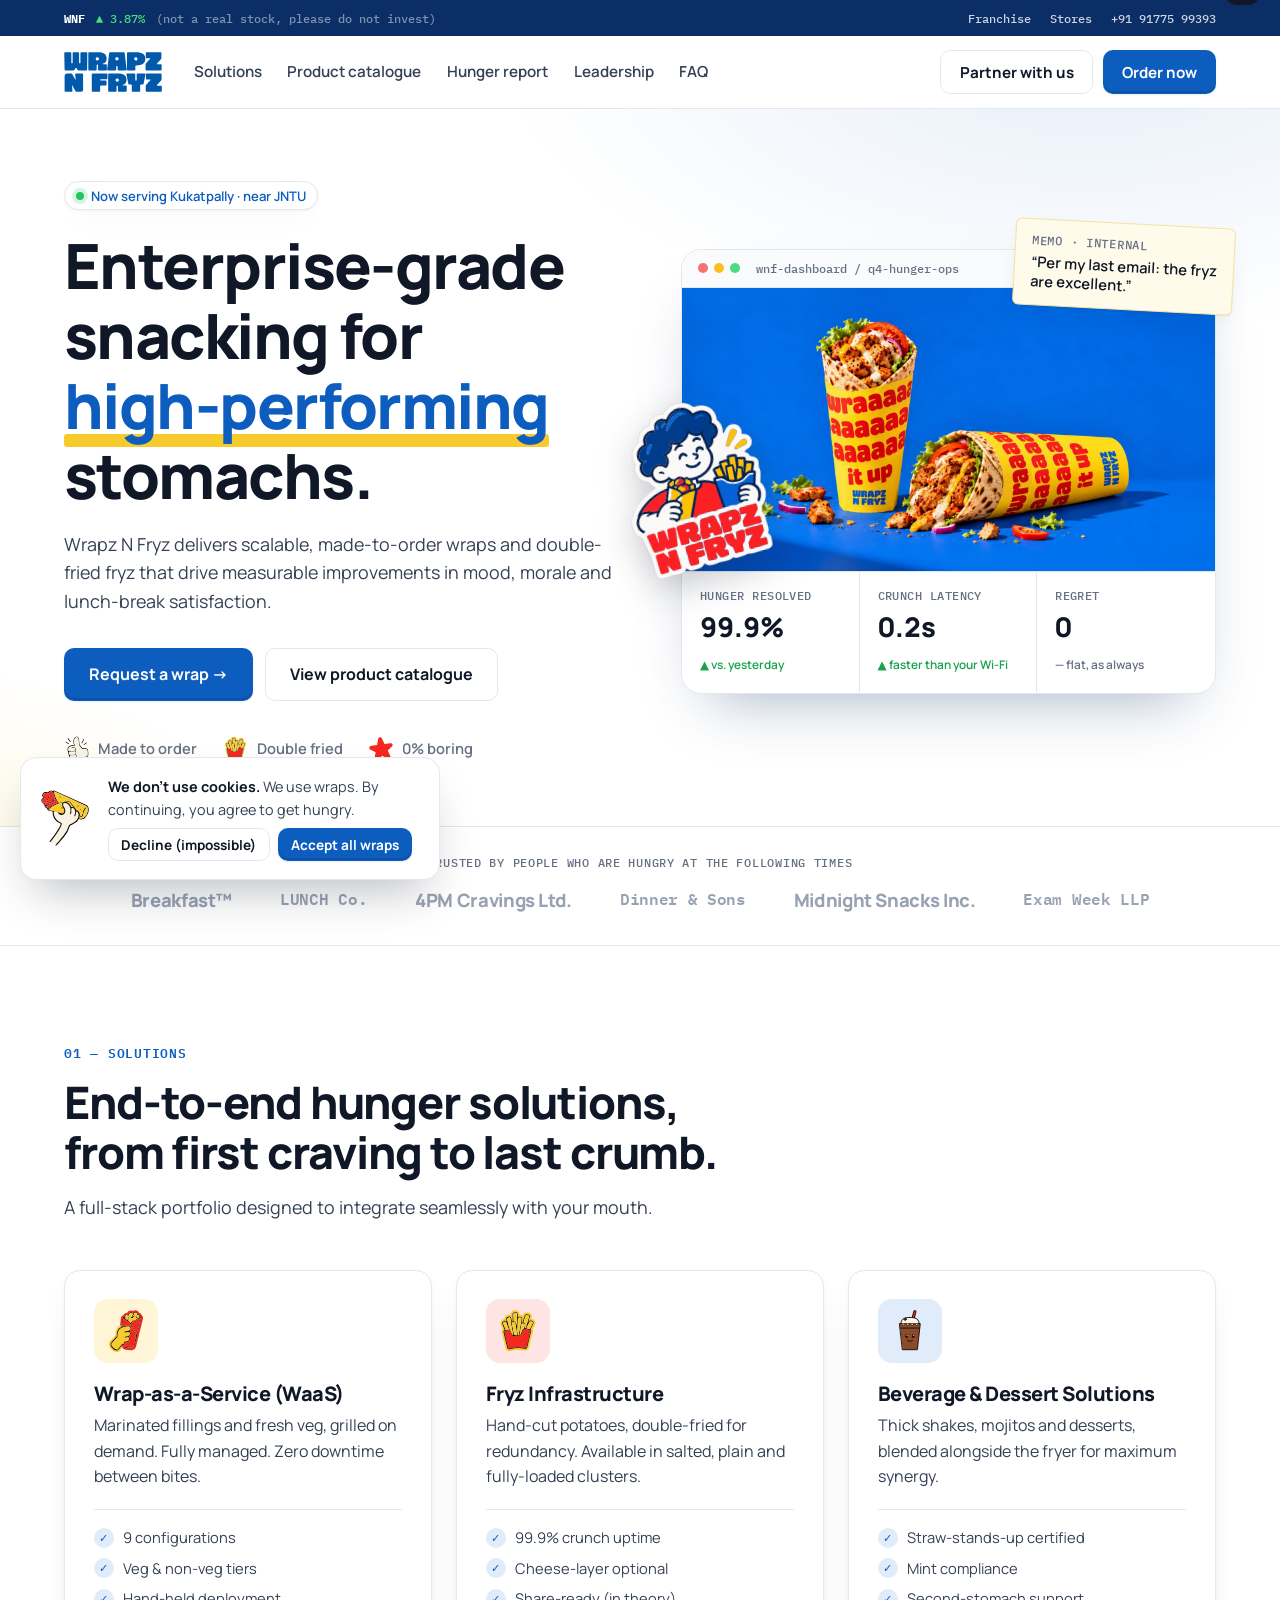
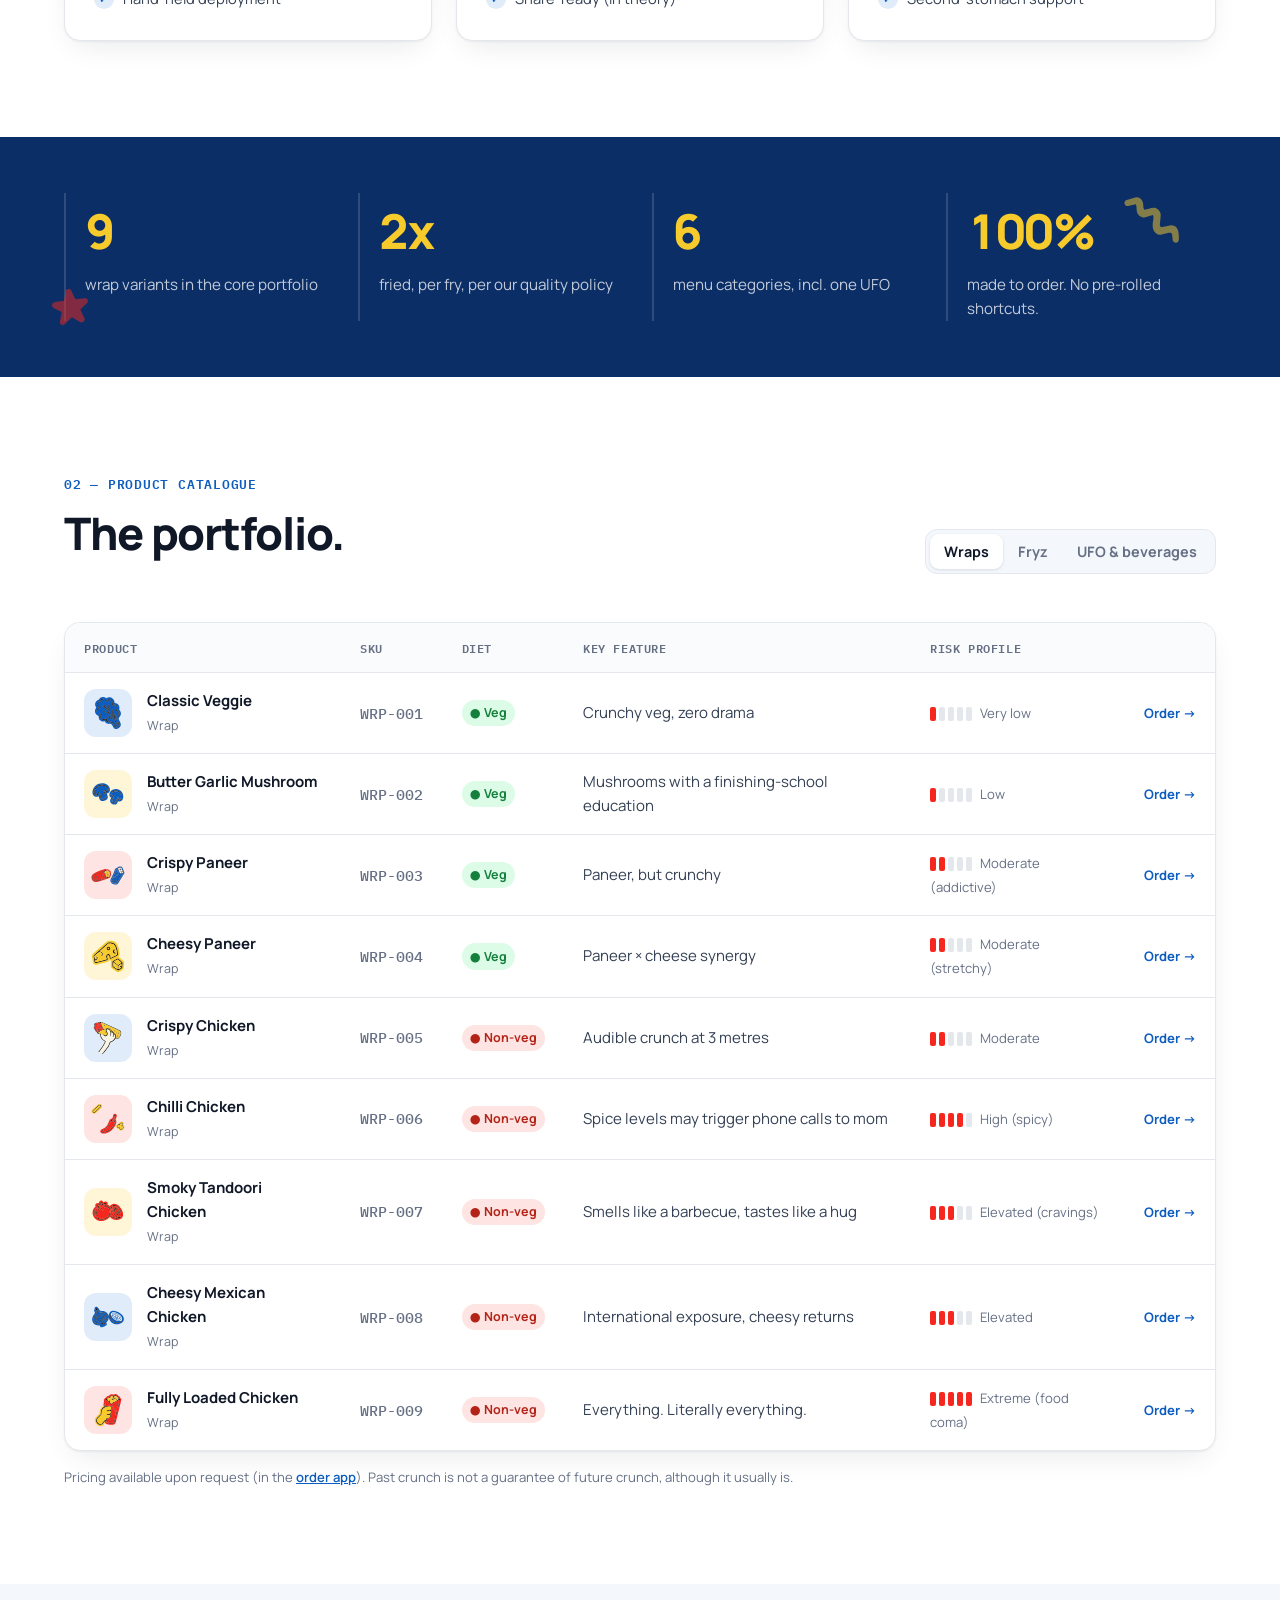
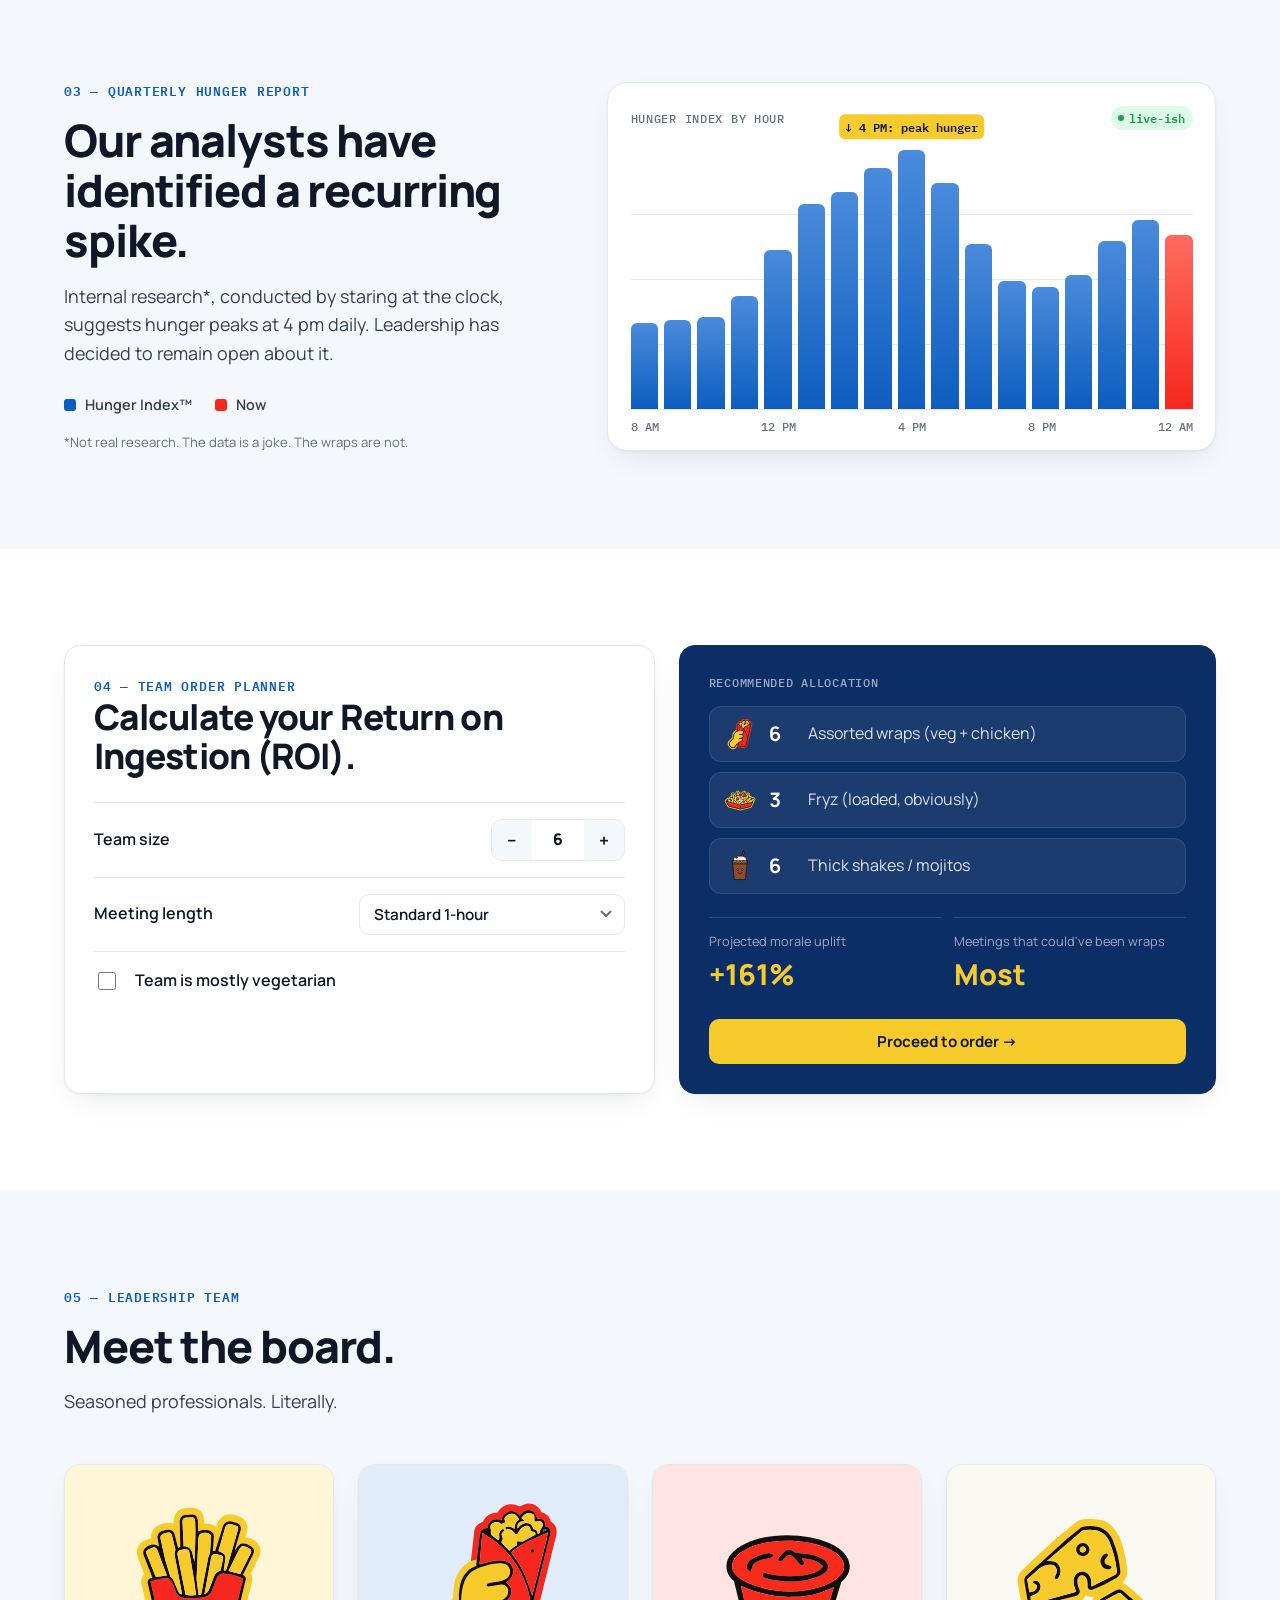
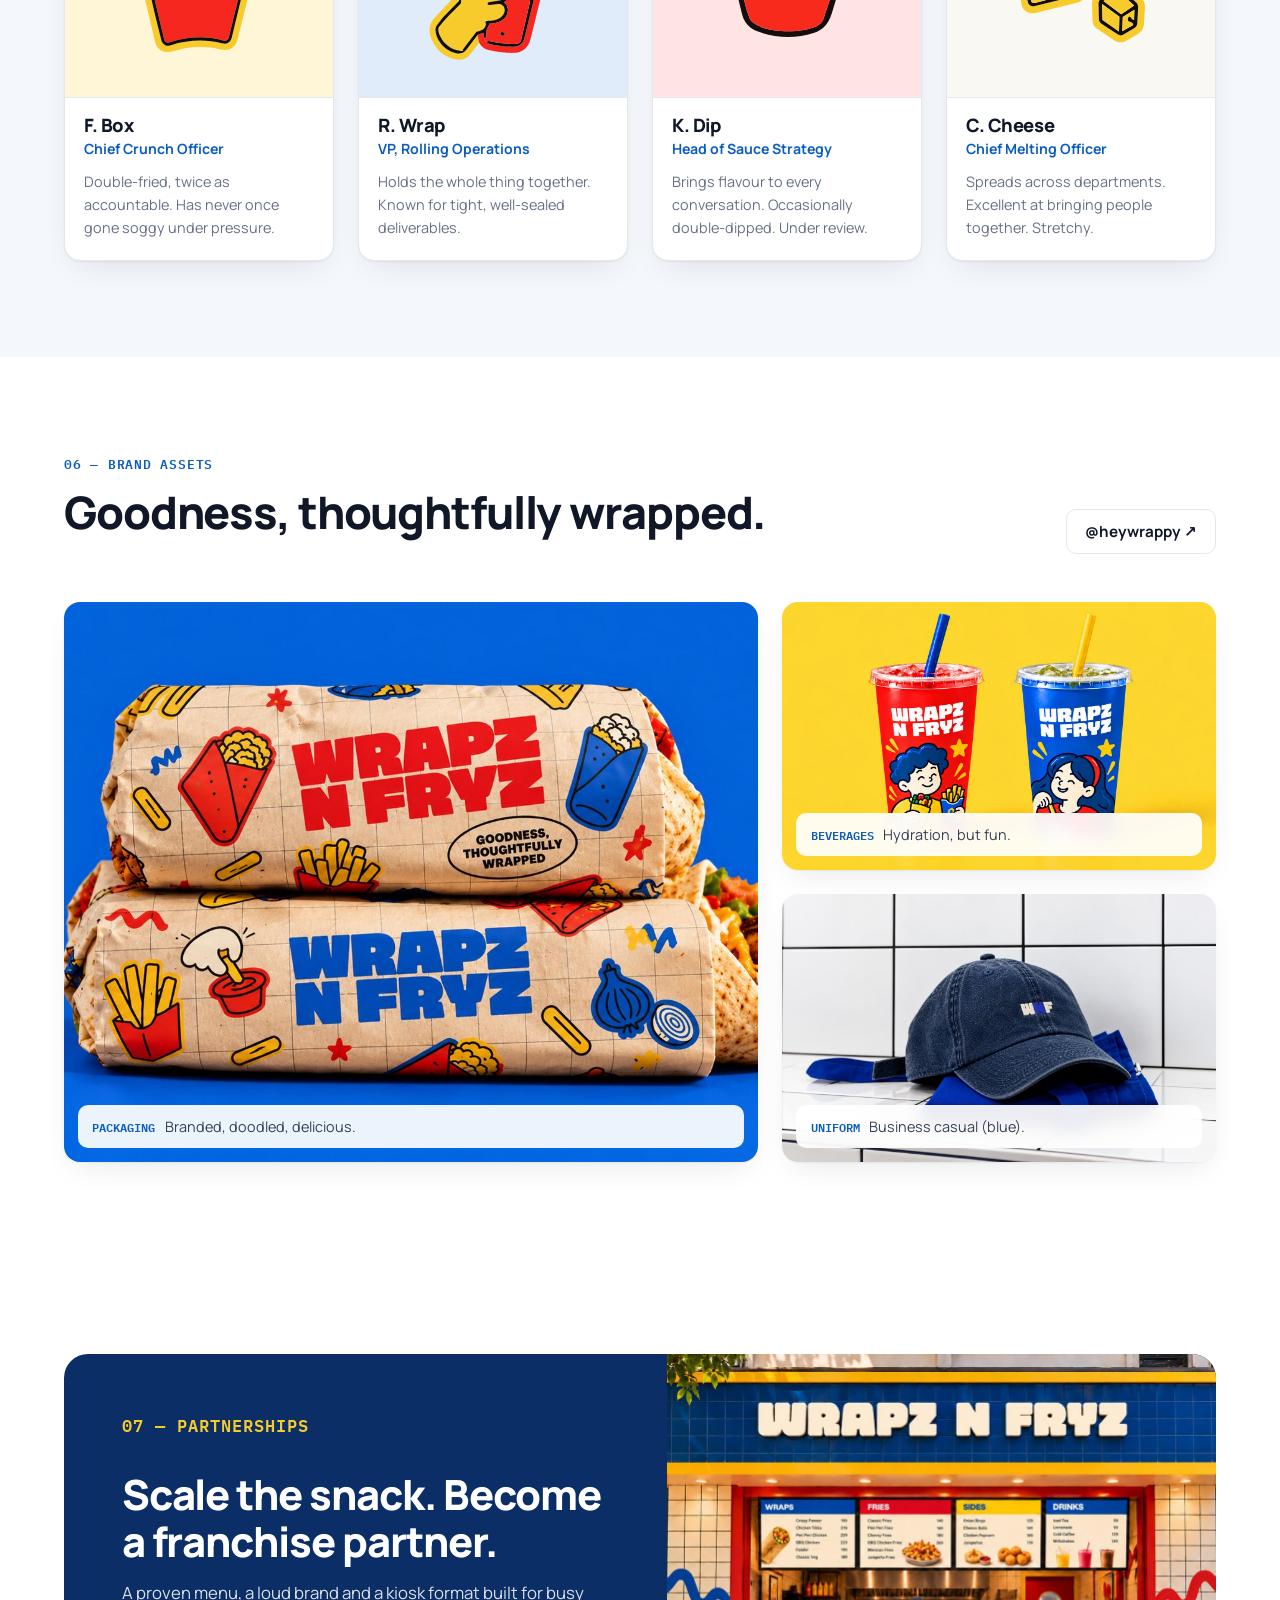
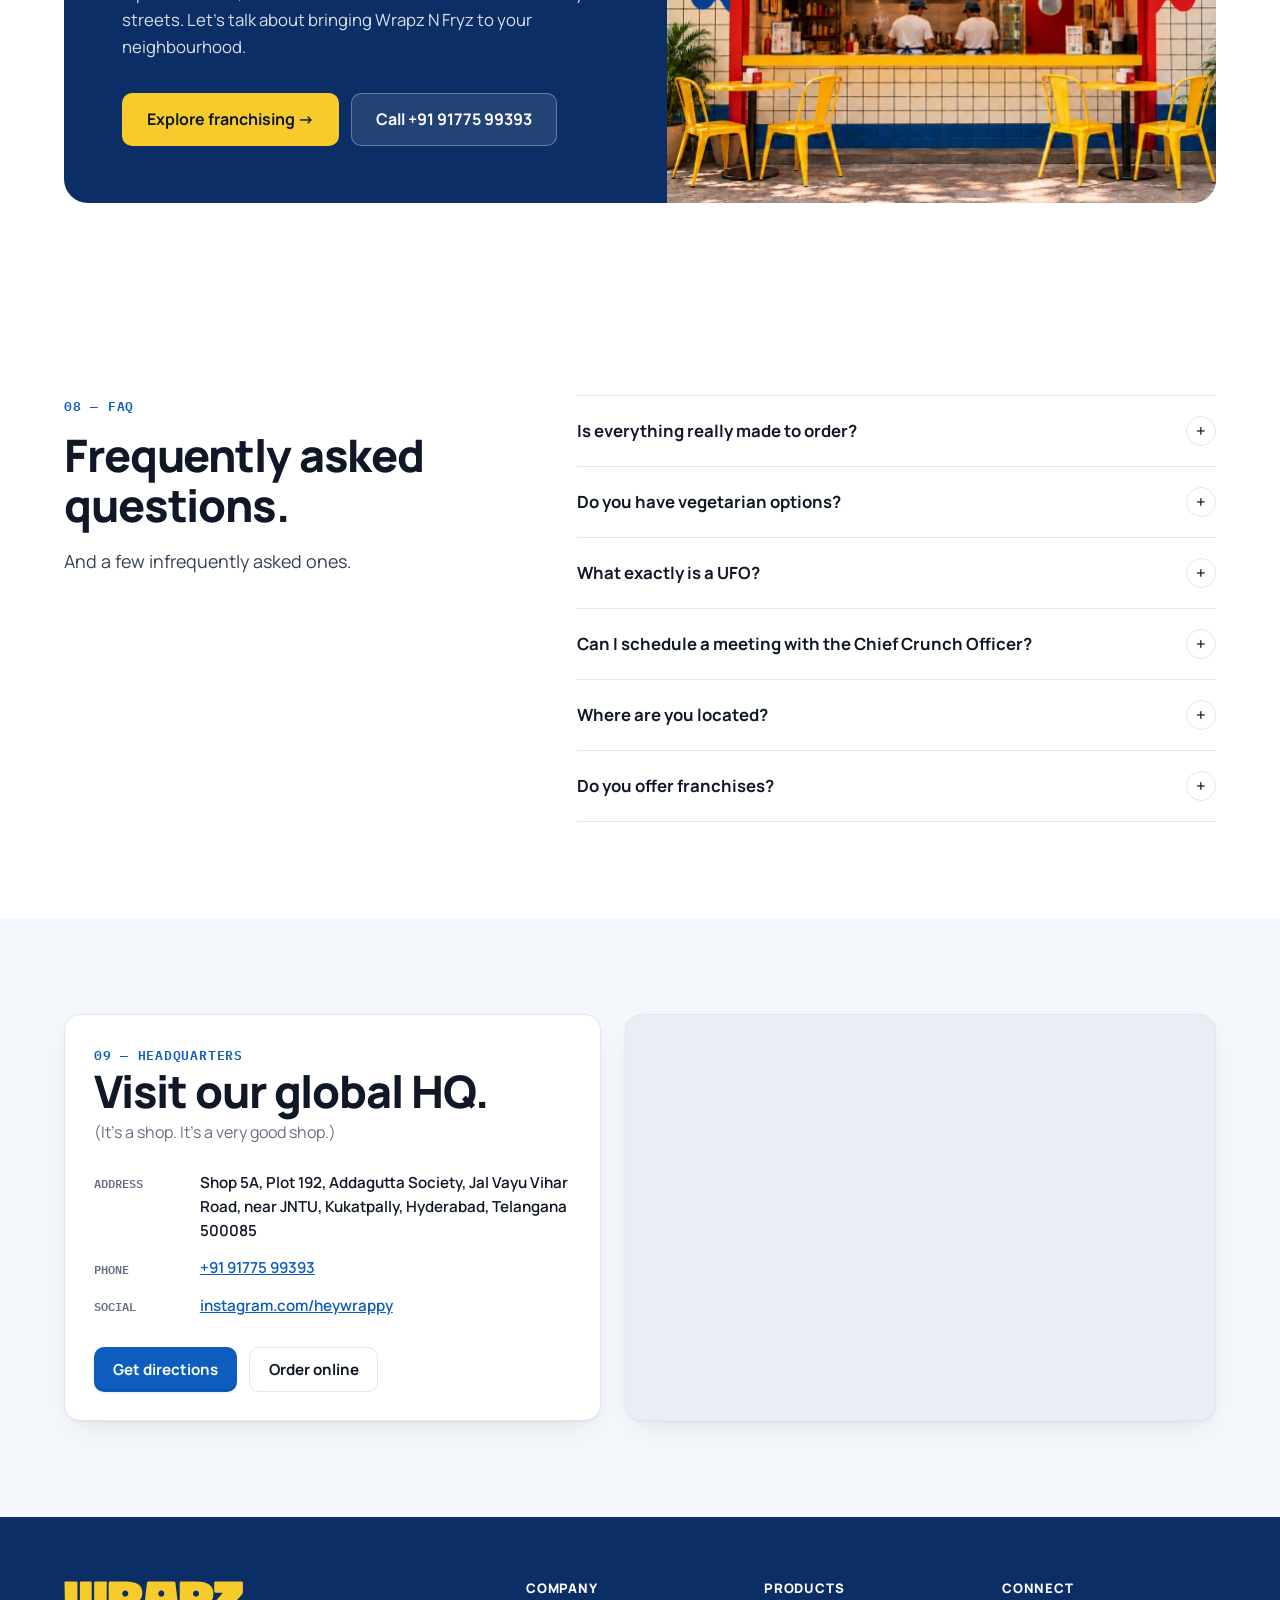
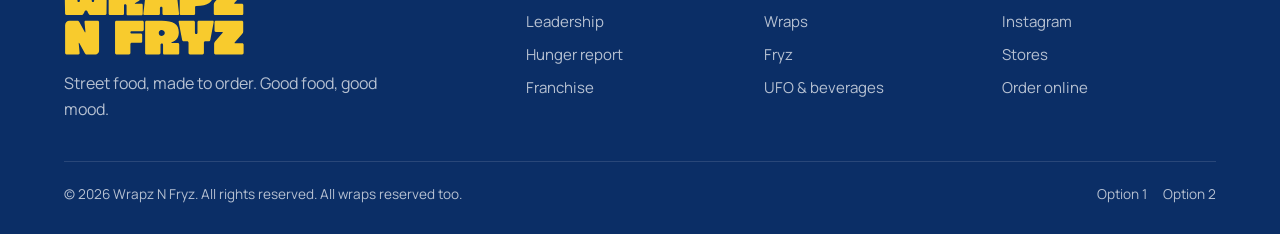
<file: index-3.html>
<!DOCTYPE html>
<html lang="en">
<head>
  <meta charset="UTF-8">
  <meta name="viewport" content="width=device-width, initial-scale=1.0">
  <title>Wrapz N Fryz — Enterprise-grade snacking | Kukatpally, Hyderabad</title>
  <meta name="description" content="Wrapz N Fryz, Kukatpally, Hyderabad. Wraps, UFO wraps, double-fried fryz, thick shakes, mojitos and desserts. Street food, made to order. Franchise opportunities available.">
  <meta name="theme-color" content="#0B2E66">
  <link rel="icon" type="image/svg+xml" href="images/favicon.svg">
  <link rel="preconnect" href="https://fonts.googleapis.com">
  <link rel="preconnect" href="https://fonts.gstatic.com" crossorigin>
  <link href="https://fonts.googleapis.com/css2?family=Manrope:wght@400;500;600;700;800&family=IBM+Plex+Mono:wght@400;500;600&display=swap" rel="stylesheet">
  <link rel="stylesheet" href="css/style-3.css">
</head>
<body>

  <!-- ============ TOP BAR ============ -->
  <div class="topbar">
    <div class="wrap topbar__in">
      <span class="ticker"><b>WNF</b> <span id="tick">▲ 4.20%</span> <em>(not a real stock, please do not invest)</em></span>
      <span class="topbar__links"><a href="https://wrapznfryz.com/franchise" target="_blank" rel="noopener">Franchise</a><a href="https://wrapznfryz.com/stores" target="_blank" rel="noopener">Stores</a><a href="tel:+919177599393">+91 91775 99393</a></span>
    </div>
  </div>

  <!-- ============ NAV ============ -->
  <header class="nav" id="nav">
    <div class="wrap nav__in">
      <a href="#top" class="nav__logo" aria-label="Wrapz N Fryz home"><img src="images/brand/logo-wordmark.svg" alt="Wrapz N Fryz"></a>
      <nav class="nav__links" id="navLinks" aria-label="Main">
        <a href="#solutions">Solutions</a>
        <a href="#catalogue">Product catalogue</a>
        <a href="#report">Hunger report</a>
        <a href="#leadership">Leadership</a>
        <a href="#faq">FAQ</a>
      </nav>
      <div class="nav__cta">
        <a class="btn btn--ghost" href="https://wrapznfryz.com/franchise" target="_blank" rel="noopener">Partner with us</a>
        <a class="btn btn--primary" href="https://order.wrapznfryz.com/home" target="_blank" rel="noopener">Order now</a>
      </div>
      <button class="nav__burger" id="burger" aria-label="Open menu" aria-expanded="false"><span></span><span></span></button>
    </div>
  </header>

  <main id="top">

    <!-- ============ HERO ============ -->
    <section class="hero">
      <div class="wrap hero__in">
        <div class="hero__copy">
          <span class="badge"><i></i> Now serving Kukatpally · near JNTU</span>
          <h1>Enterprise-grade snacking for <span class="hl">high-performing</span> stomachs.</h1>
          <p class="lead">Wrapz N Fryz delivers scalable, made-to-order wraps and double-fried fryz that drive measurable improvements in mood, morale and lunch-break satisfaction.</p>
          <div class="hero__btns">
            <a class="btn btn--primary btn--lg" href="https://order.wrapznfryz.com/home" target="_blank" rel="noopener">Request a wrap →</a>
            <a class="btn btn--ghost btn--lg" href="#catalogue">View product catalogue</a>
          </div>
          <ul class="trust">
            <li><img src="images/clipart/thumbs-up.svg" alt=""> Made to order</li>
            <li><img src="images/clipart/fries-box.svg" alt=""> Double fried</li>
            <li><img src="images/clipart/star.svg" alt=""> 0% boring</li>
          </ul>
        </div>

        <div class="hero__visual">
          <div class="dash">
            <div class="dash__bar"><span></span><span></span><span></span><p>wnf-dashboard / q4-hunger-ops</p></div>
            <img class="dash__photo" src="images/photos/wrap-hero.jpg" alt="Two Wrapz N Fryz chicken wraps in yellow sleeves">
            <div class="dash__kpis">
              <div class="kpi"><small>Hunger resolved</small><strong data-count="99.9" data-suffix="%">0%</strong><span class="up">▲ vs. yesterday</span></div>
              <div class="kpi"><small>Crunch latency</small><strong data-count="0.2" data-suffix="s">0s</strong><span class="up">▲ faster than your Wi-Fi</span></div>
              <div class="kpi"><small>Regret</small><strong data-count="0" data-suffix="">0</strong><span class="flat">— flat, as always</span></div>
            </div>
          </div>
          <img class="hero__sticker" src="images/stickers/boy-wrap-fries.svg" alt="Sticker: happy customer with a wrap and fries">
          <div class="memo">
            <p class="mono">MEMO · INTERNAL</p>
            <p>“Per my last email: the fryz are excellent.”</p>
          </div>
        </div>
      </div>
    </section>

    <!-- ============ LOGO STRIP (joke clients) ============ -->
    <section class="trusted">
      <div class="wrap">
        <p class="mono center">Trusted by people who are hungry at the following times</p>
        <div class="trusted__row">
          <span>Breakfast™</span><span>LUNCH&nbsp;Co.</span><span>4PM Cravings Ltd.</span><span>Dinner &amp; Sons</span><span>Midnight Snacks Inc.</span><span>Exam Week LLP</span>
        </div>
      </div>
    </section>

    <!-- ============ SOLUTIONS ============ -->
    <section class="sec" id="solutions">
      <div class="wrap">
        <header class="sec__head">
          <p class="eyebrow">01 — Solutions</p>
          <h2>End-to-end hunger solutions, from first craving to last crumb.</h2>
          <p class="lead">A full-stack portfolio designed to integrate seamlessly with your mouth.</p>
        </header>
        <div class="grid3">
          <article class="card reveal">
            <div class="card__icon card__icon--yellow"><img src="images/clipart/wrap-in-hand.svg" alt=""></div>
            <h3>Wrap-as-a-Service (WaaS)</h3>
            <p>Marinated fillings and fresh veg, grilled on demand. Fully managed. Zero downtime between bites.</p>
            <ul class="ticks"><li>9 configurations</li><li>Veg &amp; non-veg tiers</li><li>Hand-held deployment</li></ul>
          </article>
          <article class="card reveal">
            <div class="card__icon card__icon--red"><img src="images/clipart/fries-box.svg" alt=""></div>
            <h3>Fryz Infrastructure</h3>
            <p>Hand-cut potatoes, double-fried for redundancy. Available in salted, plain and fully-loaded clusters.</p>
            <ul class="ticks"><li>99.9% crunch uptime</li><li>Cheese-layer optional</li><li>Share-ready (in theory)</li></ul>
          </article>
          <article class="card reveal">
            <div class="card__icon card__icon--blue"><img src="images/clipart/shake.svg" alt=""></div>
            <h3>Beverage &amp; Dessert Solutions</h3>
            <p>Thick shakes, mojitos and desserts, blended alongside the fryer for maximum synergy.</p>
            <ul class="ticks"><li>Straw-stands-up certified</li><li>Mint compliance</li><li>Second-stomach support</li></ul>
          </article>
        </div>
      </div>
    </section>

    <!-- ============ STATS BAND ============ -->
    <section class="band">
      <div class="wrap band__in">
        <div class="stat reveal"><strong data-count="9" data-suffix="">0</strong><p>wrap variants in the core portfolio</p></div>
        <div class="stat reveal"><strong data-count="2" data-suffix="x">0x</strong><p>fried, per fry, per our quality policy</p></div>
        <div class="stat reveal"><strong data-count="6" data-suffix="">0</strong><p>menu categories, incl. one UFO</p></div>
        <div class="stat reveal"><strong data-count="100" data-suffix="%">0%</strong><p>made to order. No pre-rolled shortcuts.</p></div>
      </div>
    </section>

    <!-- ============ CATALOGUE ============ -->
    <section class="sec" id="catalogue">
      <div class="wrap">
        <header class="sec__head sec__head--row">
          <div>
            <p class="eyebrow">02 — Product catalogue</p>
            <h2>The portfolio.</h2>
          </div>
          <div class="seg" role="tablist" aria-label="Product line">
            <button class="seg__btn is-on" data-line="wraps">Wraps</button>
            <button class="seg__btn" data-line="fryz">Fryz</button>
            <button class="seg__btn" data-line="more">UFO &amp; beverages</button>
          </div>
        </header>
        <div class="table-wrap">
          <table class="cat-table">
            <thead><tr><th>Product</th><th>SKU</th><th>Diet</th><th>Key feature</th><th>Risk profile</th><th></th></tr></thead>
            <tbody id="catBody"><!-- js --></tbody>
          </table>
        </div>
        <p class="fine">Pricing available upon request (in the <a href="https://order.wrapznfryz.com/home" target="_blank" rel="noopener">order app</a>). Past crunch is not a guarantee of future crunch, although it usually is.</p>
      </div>
    </section>

    <!-- ============ HUNGER REPORT ============ -->
    <section class="sec sec--tint" id="report">
      <div class="wrap report">
        <div class="report__copy">
          <p class="eyebrow">03 — Quarterly hunger report</p>
          <h2>Our analysts have identified a recurring spike.</h2>
          <p class="lead">Internal research*, conducted by staring at the clock, suggests hunger peaks at 4 pm daily. Leadership has decided to remain open about it.</p>
          <ul class="legend">
            <li><i class="l-blue"></i> Hunger Index™</li>
            <li><i class="l-red"></i> Now</li>
          </ul>
          <p class="fine">*Not real research. The data is a joke. The wraps are not.</p>
        </div>
        <div class="chart-card reveal">
          <div class="chart-card__head"><span class="mono">HUNGER INDEX BY HOUR</span><span class="pill-live"><i></i> live-ish</span></div>
          <div class="chart" id="chart" role="img" aria-label="Joke bar chart: hunger rises through the day and peaks at 4 pm"></div>
          <div class="chart__axis"><span>8 AM</span><span>12 PM</span><span>4 PM</span><span>8 PM</span><span>12 AM</span></div>
        </div>
      </div>
    </section>

    <!-- ============ ROI CALCULATOR ============ -->
    <section class="sec" id="roi">
      <div class="wrap roi">
        <div class="roi__form card">
          <p class="eyebrow">04 — Team order planner</p>
          <h2>Calculate your Return on Ingestion (ROI).</h2>
          <label class="field"><span>Team size</span>
            <div class="stepper"><button type="button" data-step="-1" aria-label="Fewer people">−</button><output id="teamSize">6</output><button type="button" data-step="1" aria-label="More people">+</button></div>
          </label>
          <label class="field"><span>Meeting length</span>
            <select id="meeting">
              <option value="1">Could've been an email</option>
              <option value="2" selected>Standard 1-hour</option>
              <option value="3">Quarterly planning (send help)</option>
            </select>
          </label>
          <label class="field field--check"><input type="checkbox" id="vegTeam"> <span>Team is mostly vegetarian</span></label>
        </div>
        <div class="roi__out card card--dark" aria-live="polite">
          <p class="mono">RECOMMENDED ALLOCATION</p>
          <ul class="alloc" id="alloc"><!-- js --></ul>
          <div class="roi__score">
            <div><small>Projected morale uplift</small><strong id="morale">+0%</strong></div>
            <div><small>Meetings that could've been wraps</small><strong id="meetings">0</strong></div>
          </div>
          <a class="btn btn--yellow btn--block" href="https://order.wrapznfryz.com/home" target="_blank" rel="noopener">Proceed to order →</a>
        </div>
      </div>
    </section>

    <!-- ============ LEADERSHIP ============ -->
    <section class="sec sec--tint" id="leadership">
      <div class="wrap">
        <header class="sec__head">
          <p class="eyebrow">05 — Leadership team</p>
          <h2>Meet the board.</h2>
          <p class="lead">Seasoned professionals. Literally.</p>
        </header>
        <div class="grid4">
          <article class="exec reveal"><div class="exec__img exec__img--yellow"><img src="images/clipart/fries-box.svg" alt=""></div><h3>F. Box</h3><p class="role">Chief Crunch Officer</p><p>Double-fried, twice as accountable. Has never once gone soggy under pressure.</p></article>
          <article class="exec reveal"><div class="exec__img exec__img--blue"><img src="images/clipart/wrap-in-hand.svg" alt=""></div><h3>R. Wrap</h3><p class="role">VP, Rolling Operations</p><p>Holds the whole thing together. Known for tight, well-sealed deliverables.</p></article>
          <article class="exec reveal"><div class="exec__img exec__img--red"><img src="images/clipart/dip-red.svg" alt=""></div><h3>K. Dip</h3><p class="role">Head of Sauce Strategy</p><p>Brings flavour to every conversation. Occasionally double-dipped. Under review.</p></article>
          <article class="exec reveal"><div class="exec__img exec__img--cream"><img src="images/clipart/cheese.svg" alt=""></div><h3>C. Cheese</h3><p class="role">Chief Melting Officer</p><p>Spreads across departments. Excellent at bringing people together. Stretchy.</p></article>
        </div>
      </div>
    </section>

    <!-- ============ CASE STUDIES (photos) ============ -->
    <section class="sec" id="cases">
      <div class="wrap">
        <header class="sec__head sec__head--row">
          <div>
            <p class="eyebrow">06 — Brand assets</p>
            <h2>Goodness, thoughtfully wrapped.</h2>
          </div>
          <a class="btn btn--ghost" href="https://instagram.com/heywrappy" target="_blank" rel="noopener">@heywrappy ↗</a>
        </header>
        <div class="cases">
          <figure class="case case--big reveal"><img src="images/photos/wrapped-pack.jpg" alt="Wraps in Wrapz N Fryz printed paper" loading="lazy"><figcaption><b>Packaging</b> Branded, doodled, delicious.</figcaption></figure>
          <figure class="case reveal"><img src="images/photos/drink-cups.jpg" alt="Wrapz N Fryz drink cups" loading="lazy"><figcaption><b>Beverages</b> Hydration, but fun.</figcaption></figure>
          <figure class="case reveal"><img src="images/photos/cap.jpg" alt="Wrapz N Fryz cap and apron" loading="lazy"><figcaption><b>Uniform</b> Business casual (blue).</figcaption></figure>
        </div>
      </div>
    </section>

    <!-- ============ FRANCHISE ============ -->
    <section class="sec">
      <div class="wrap">
        <div class="partner reveal">
          <div class="partner__copy">
            <p class="eyebrow eyebrow--light">07 — Partnerships</p>
            <h2>Scale the snack. Become a franchise partner.</h2>
            <p>A proven menu, a loud brand and a kiosk format built for busy streets. Let's talk about bringing Wrapz N Fryz to your neighbourhood.</p>
            <div class="row">
              <a class="btn btn--yellow btn--lg" href="https://wrapznfryz.com/franchise" target="_blank" rel="noopener">Explore franchising →</a>
              <a class="btn btn--light btn--lg" href="tel:+919177599393">Call +91 91775 99393</a>
            </div>
          </div>
          <img class="partner__img" src="images/photos/storefront.jpg" alt="Wrapz N Fryz kiosk storefront" loading="lazy">
        </div>
      </div>
    </section>

    <!-- ============ FAQ ============ -->
    <section class="sec" id="faq">
      <div class="wrap faq">
        <header class="sec__head">
          <p class="eyebrow">08 — FAQ</p>
          <h2>Frequently asked questions.</h2>
          <p class="lead">And a few infrequently asked ones.</p>
        </header>
        <div class="acc">
          <details class="acc__item"><summary>Is everything really made to order?</summary><p>Yes. Every wrap is grilled and every fry is fried when you order. We have a strict no-sad-pre-made-wraps policy.</p></details>
          <details class="acc__item"><summary>Do you have vegetarian options?</summary><p>Absolutely: Classic Veggie, Butter Garlic Mushroom, Crispy Paneer and Cheesy Paneer, plus all our fryz.</p></details>
          <details class="acc__item"><summary>What exactly is a UFO?</summary><p>An Unidentified Flavour Object. A sealed, toasted wrap. Further details are classified (and in the order app).</p></details>
          <details class="acc__item"><summary>Can I schedule a meeting with the Chief Crunch Officer?</summary><p>His calendar is fully booked with being delicious. Please route all requests through the order app.</p></details>
          <details class="acc__item"><summary>Where are you located?</summary><p>Shop 5A, Plot 192, Addagutta Society, Jal Vayu Vihar Road, near JNTU, Kukatpally, Hyderabad, Telangana 500085.</p></details>
          <details class="acc__item"><summary>Do you offer franchises?</summary><p>Yes. Head to our <a href="https://wrapznfryz.com/franchise" target="_blank" rel="noopener">franchise page</a> to start the conversation.</p></details>
        </div>
      </div>
    </section>

    <!-- ============ CONTACT ============ -->
    <section class="sec sec--tint" id="visit">
      <div class="wrap contact">
        <div class="contact__card card">
          <p class="eyebrow">09 — Headquarters</p>
          <h2>Visit our global HQ.</h2>
          <p class="sub">(It's a shop. It's a very good shop.)</p>
          <dl class="contact__list">
            <dt>Address</dt><dd>Shop 5A, Plot 192, Addagutta Society, Jal Vayu Vihar Road, near JNTU, Kukatpally, Hyderabad, Telangana 500085</dd>
            <dt>Phone</dt><dd><a href="tel:+919177599393">+91 91775 99393</a></dd>
            <dt>Social</dt><dd><a href="https://instagram.com/heywrappy" target="_blank" rel="noopener">instagram.com/heywrappy</a></dd>
          </dl>
          <div class="row">
            <a class="btn btn--primary" href="https://www.google.com/maps/search/?api=1&query=17.4849,78.4138" target="_blank" rel="noopener">Get directions</a>
            <a class="btn btn--ghost" href="https://order.wrapznfryz.com/home" target="_blank" rel="noopener">Order online</a>
          </div>
        </div>
        <div class="contact__map">
          <iframe title="Wrapz N Fryz on the map" loading="lazy" referrerpolicy="no-referrer-when-downgrade" src="https://maps.google.com/maps?q=17.4849,78.4138&z=16&output=embed"></iframe>
        </div>
      </div>
    </section>
  </main>

  <!-- ============ FOOTER ============ -->
  <footer class="foot">
    <div class="wrap">
      <div class="foot__top">
        <div class="foot__brand">
          <img src="images/brand/logo-wordmark-yellow.svg" alt="Wrapz N Fryz">
          <p>Street food, made to order. Good food, good mood.</p>
        </div>
        <div class="foot__cols">
          <div><h4>Company</h4><a href="#leadership">Leadership</a><a href="#report">Hunger report</a><a href="https://wrapznfryz.com/franchise" target="_blank" rel="noopener">Franchise</a></div>
          <div><h4>Products</h4><a href="#catalogue">Wraps</a><a href="#catalogue">Fryz</a><a href="#catalogue">UFO &amp; beverages</a></div>
          <div><h4>Connect</h4><a href="https://instagram.com/heywrappy" target="_blank" rel="noopener">Instagram</a><a href="https://wrapznfryz.com/stores" target="_blank" rel="noopener">Stores</a><a href="https://order.wrapznfryz.com/home" target="_blank" rel="noopener">Order online</a></div>
        </div>
      </div>
      <div class="foot__bottom">
        <span>© <span id="year">2026</span> Wrapz N Fryz. All rights reserved. All wraps reserved too.</span>
        <span class="foot__opts"><a href="index.html">Option 1</a><a href="index-2.html">Option 2</a></span>
      </div>
    </div>
  </footer>

  <!-- ============ COOKIE (WRAP) BANNER ============ -->
  <div class="cookie" id="cookie" role="dialog" aria-label="Notice">
    <img src="images/clipart/wrap-bite-hand.svg" alt="">
    <p><b>We don't use cookies.</b> We use wraps. By continuing, you agree to get hungry.</p>
    <div class="cookie__btns">
      <button class="btn btn--ghost btn--sm" id="cookieNo">Decline (impossible)</button>
      <button class="btn btn--primary btn--sm" id="cookieYes">Accept all wraps</button>
    </div>
  </div>

  <div class="toast" id="toast" role="status"></div>
  <script src="js/main-3.js"></script>
</body>
</html>
</file>
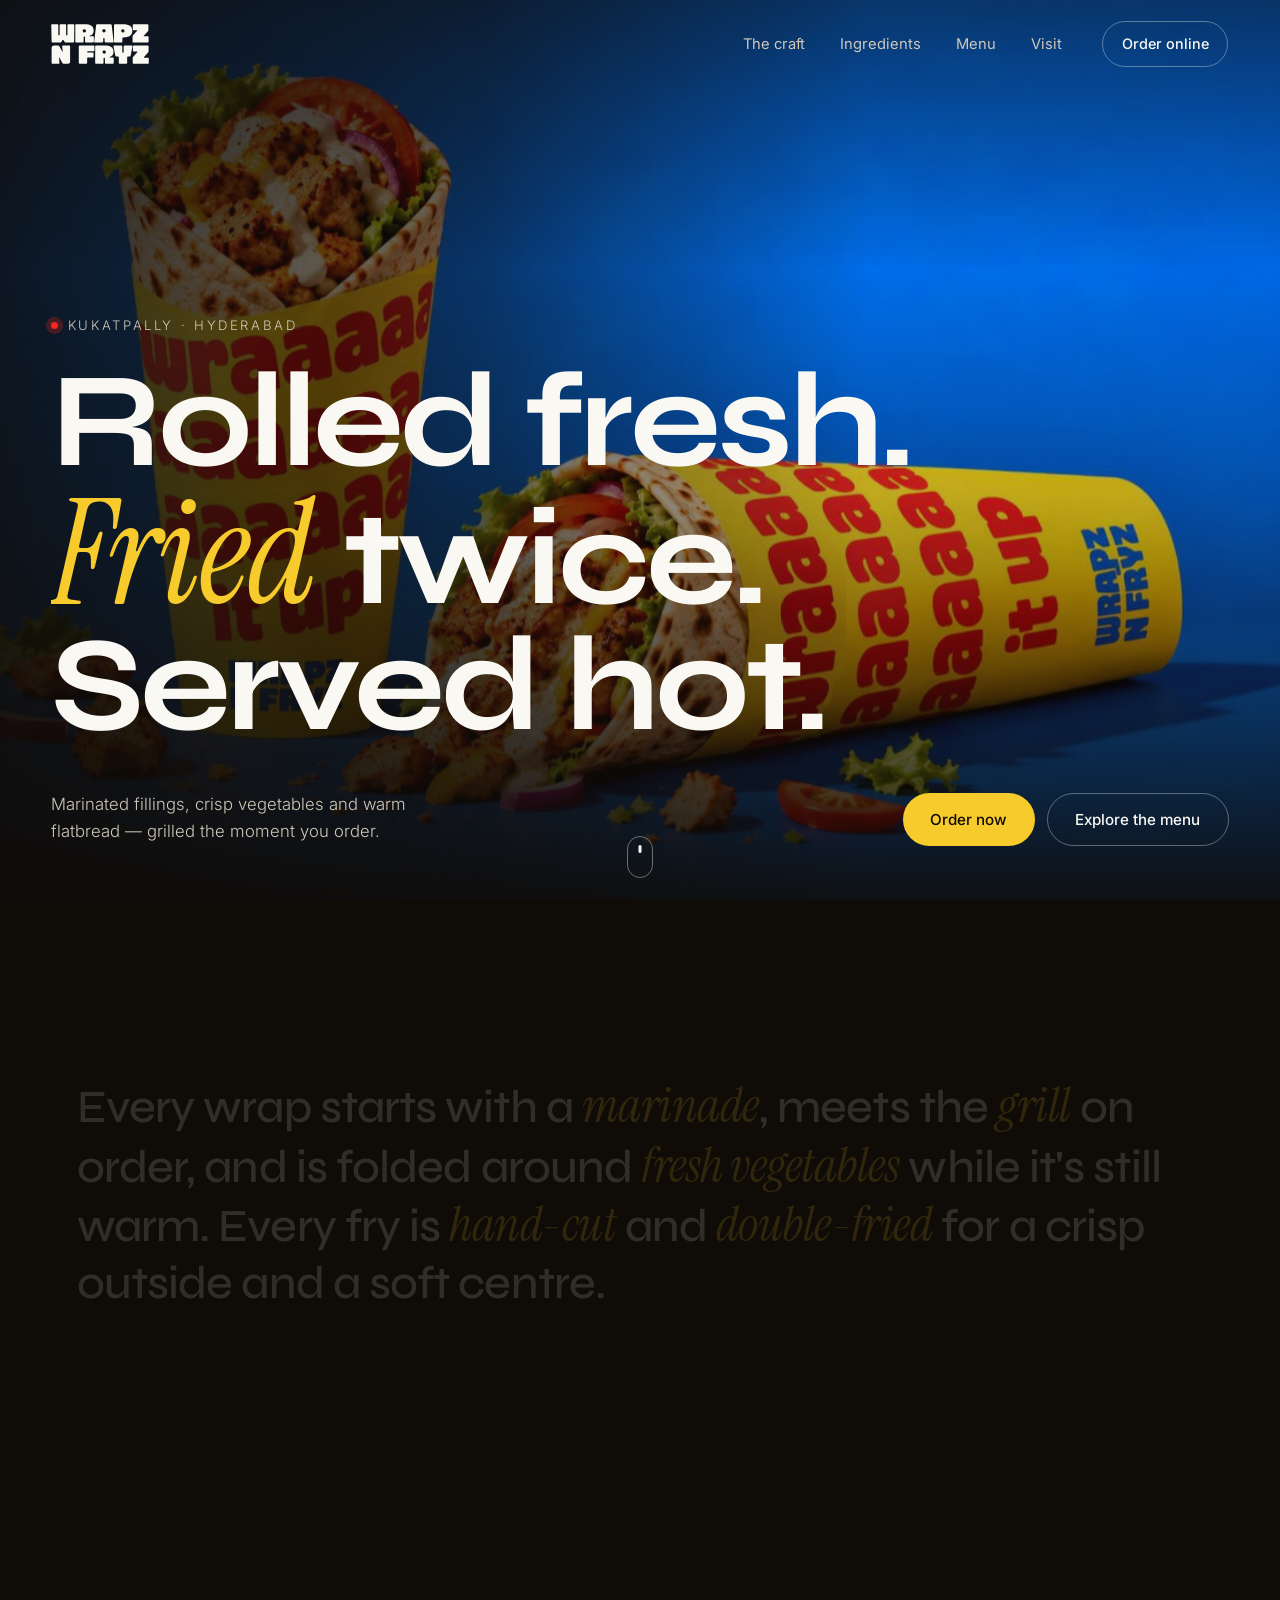
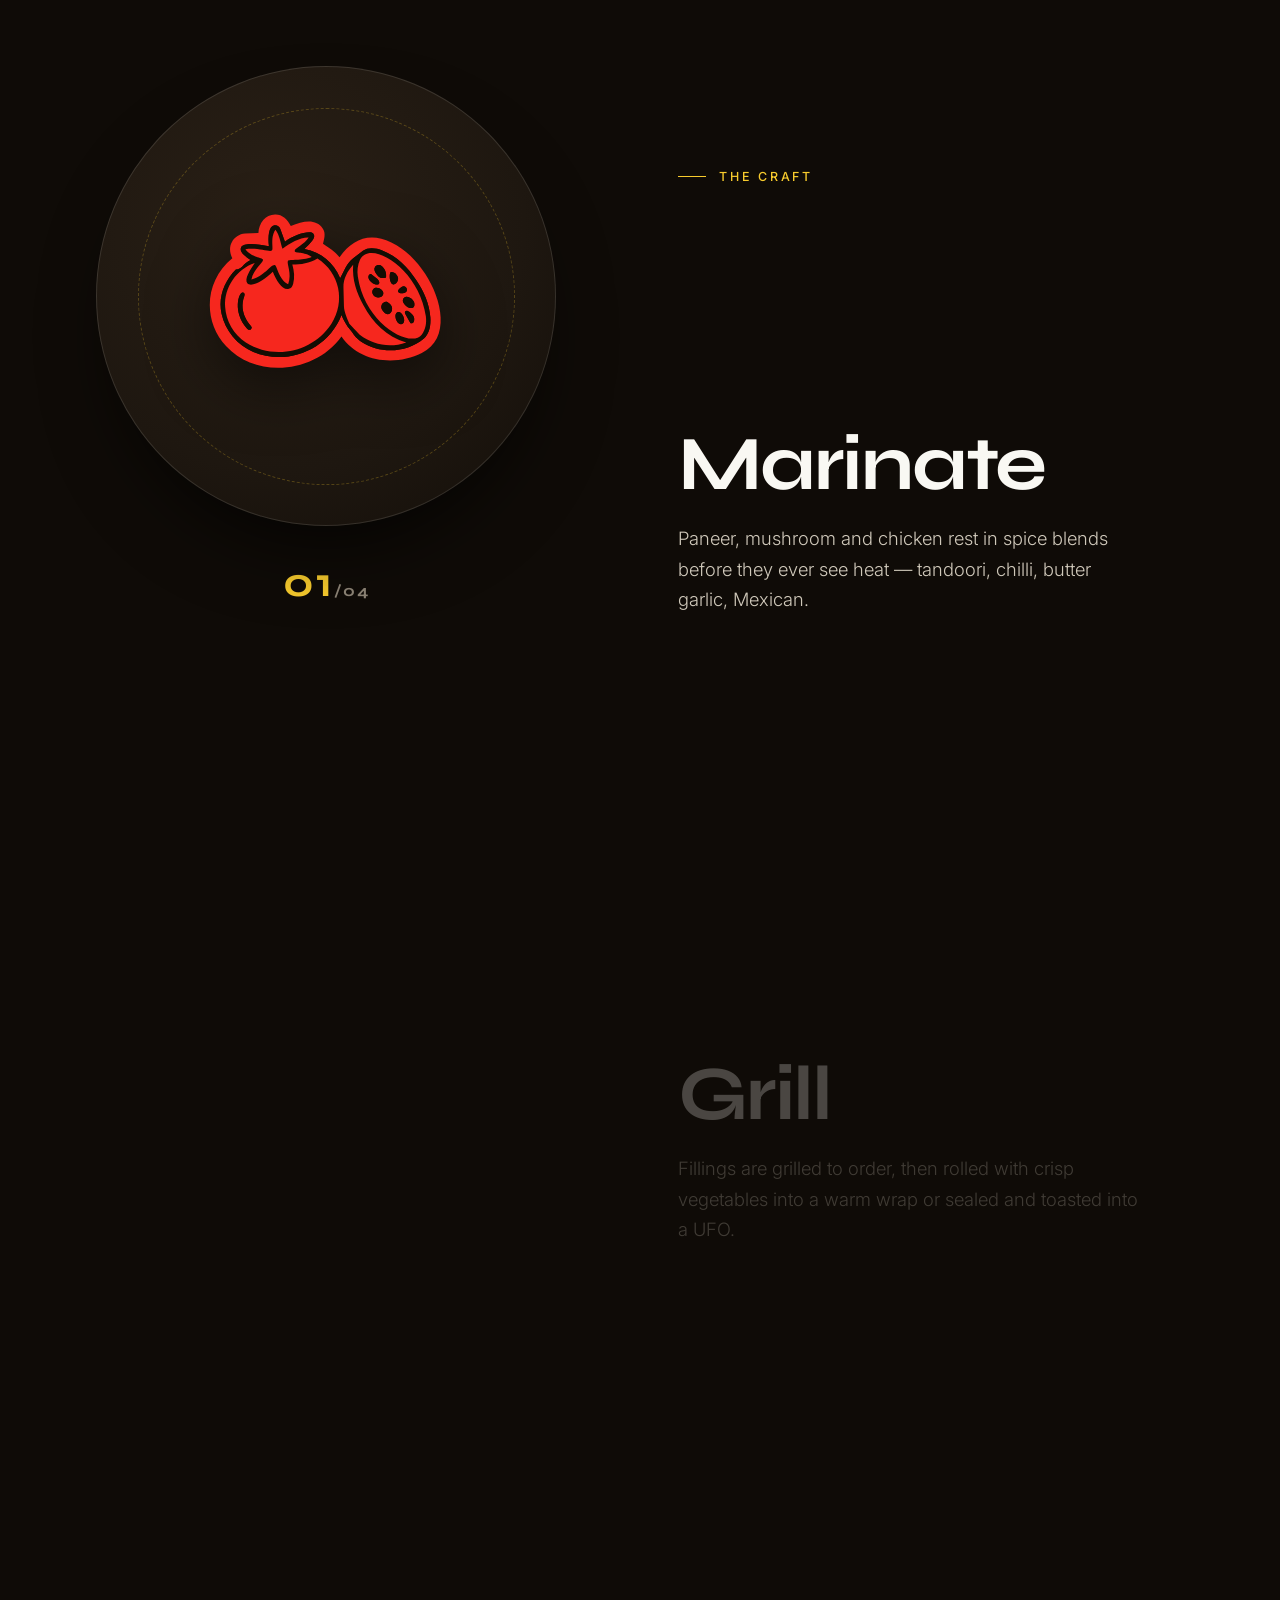
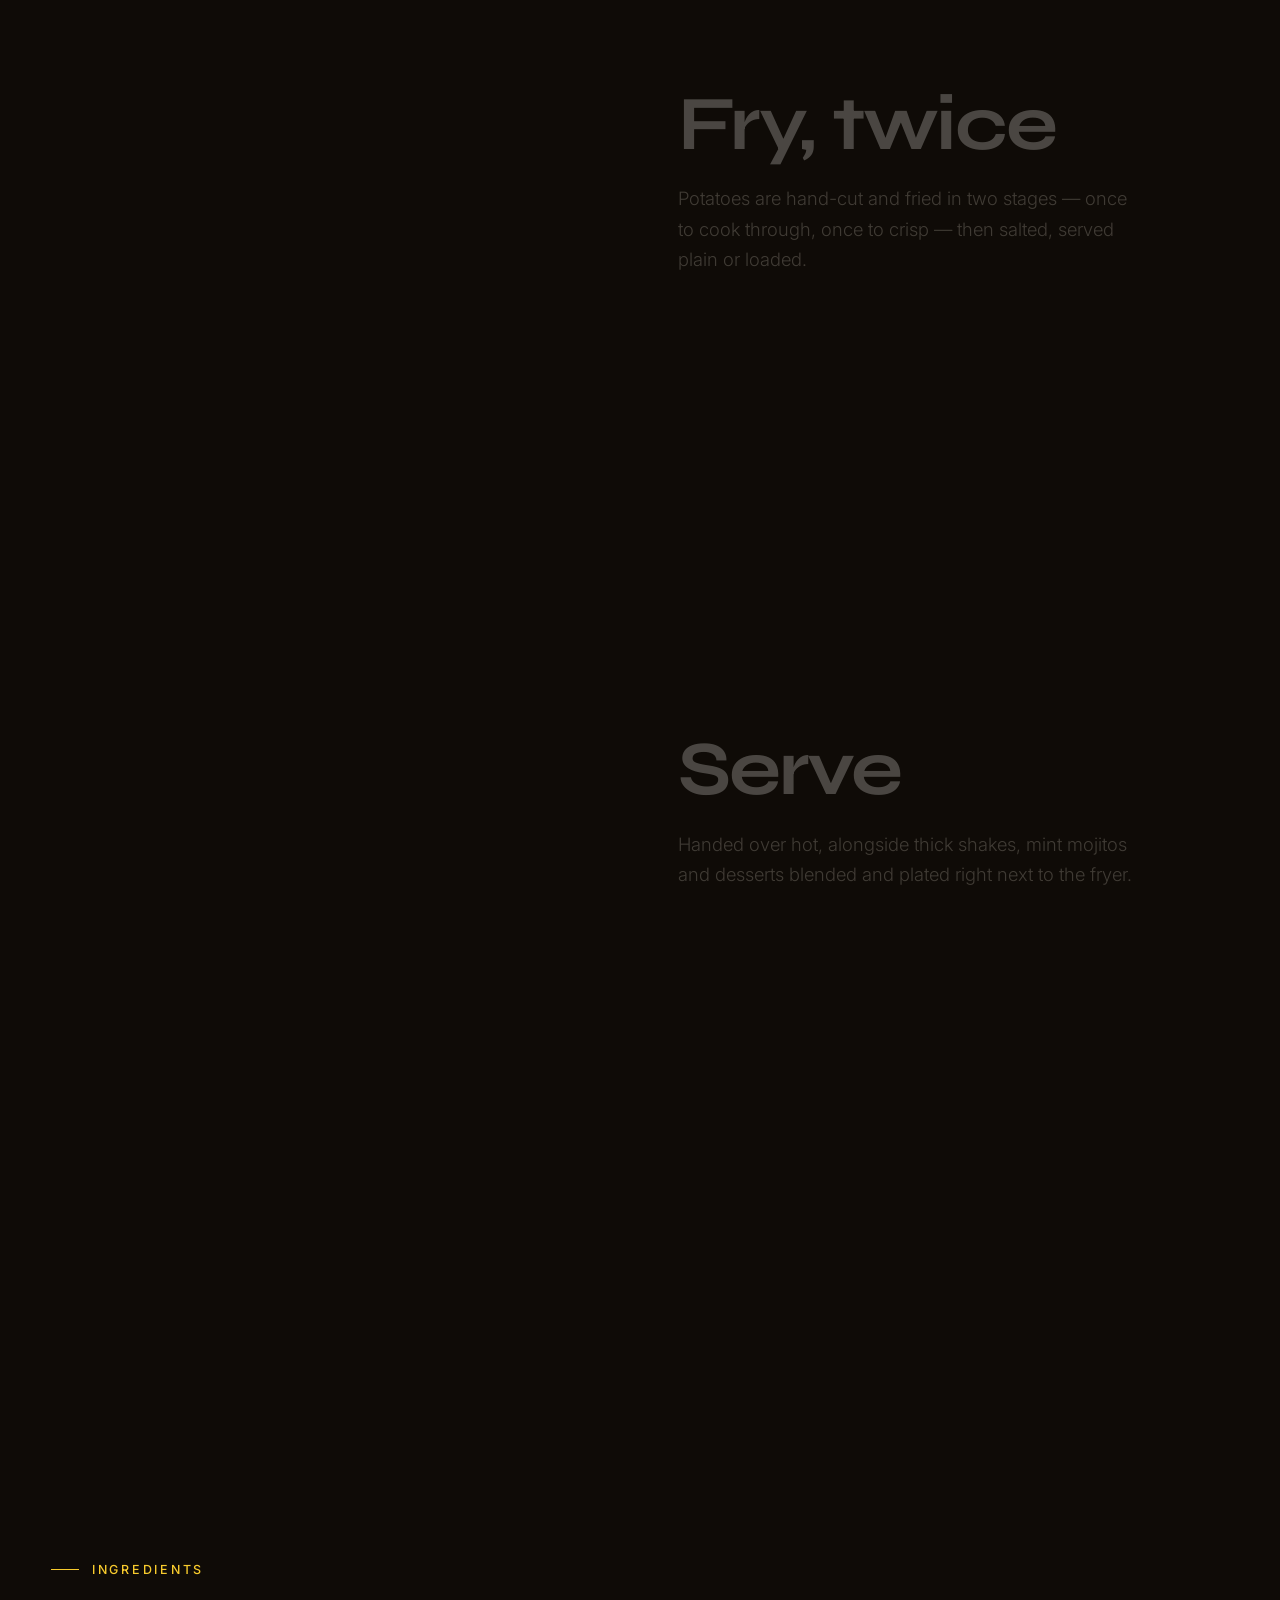
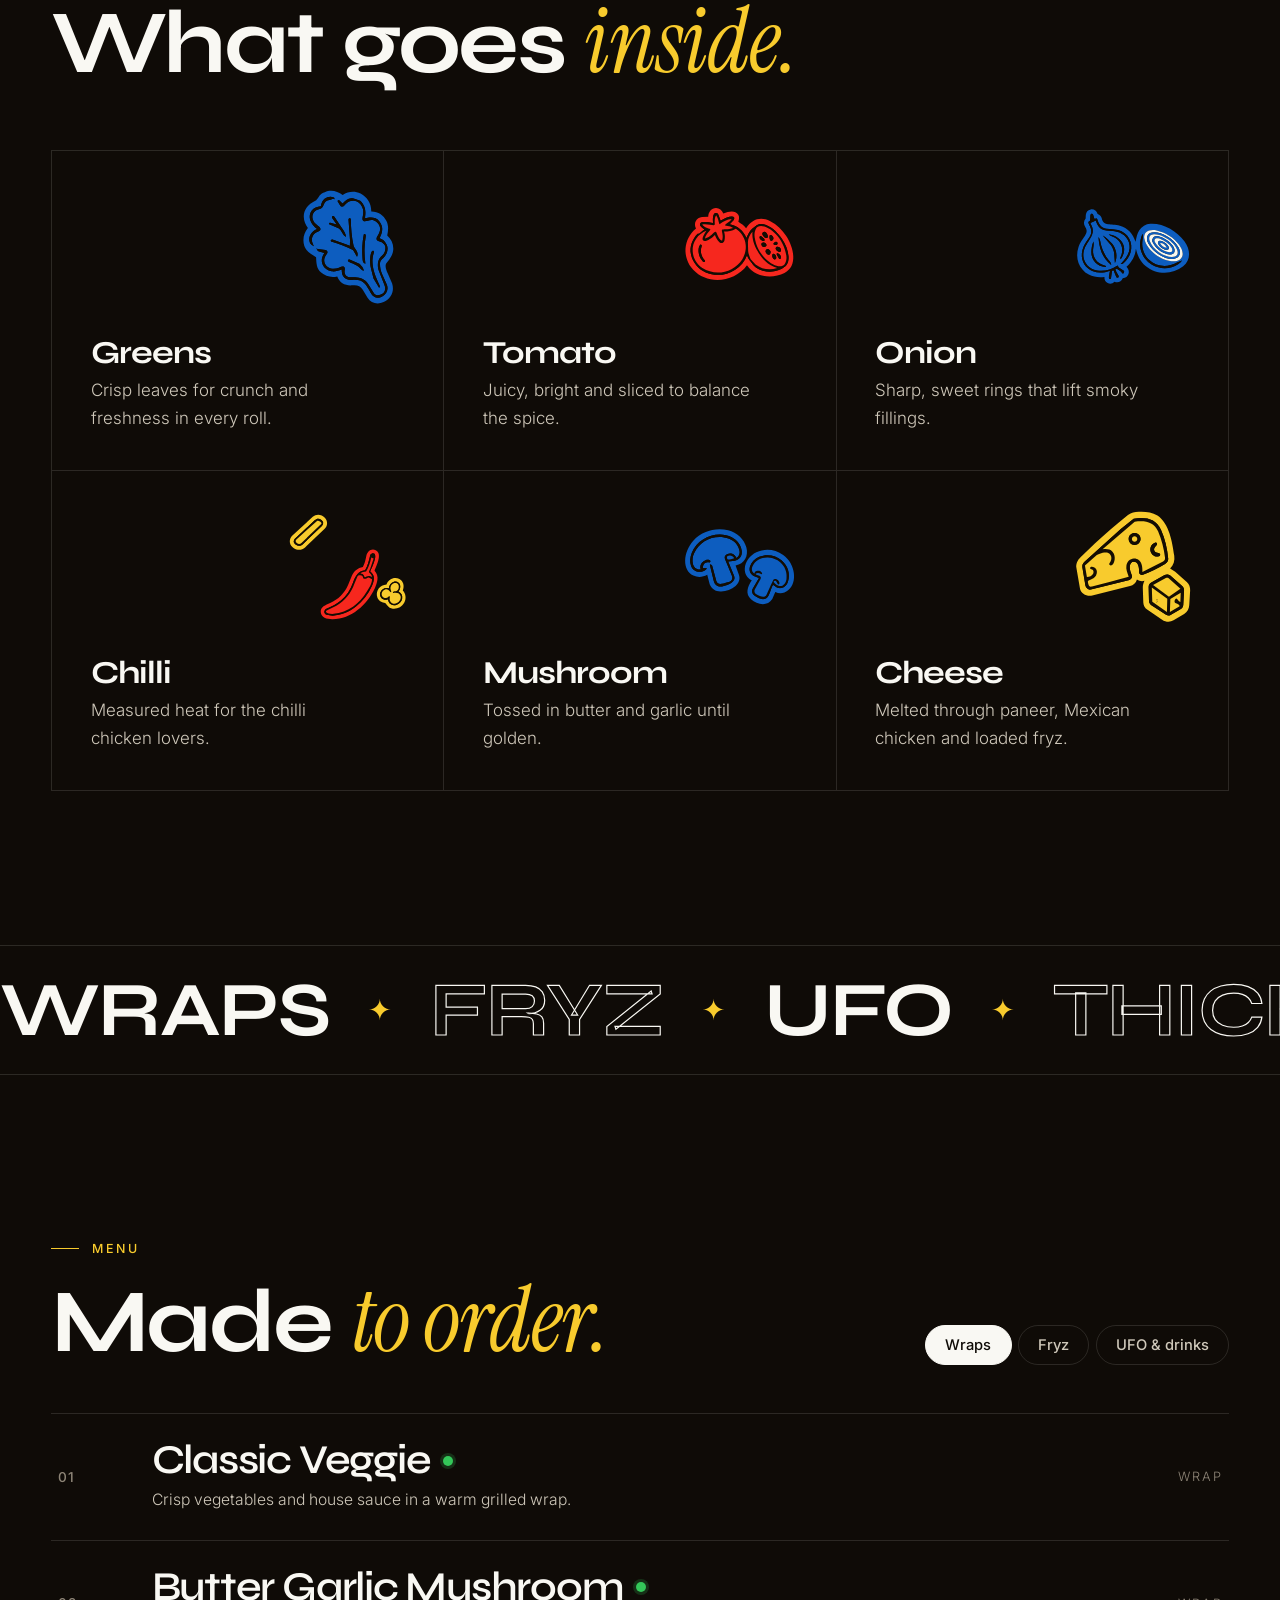
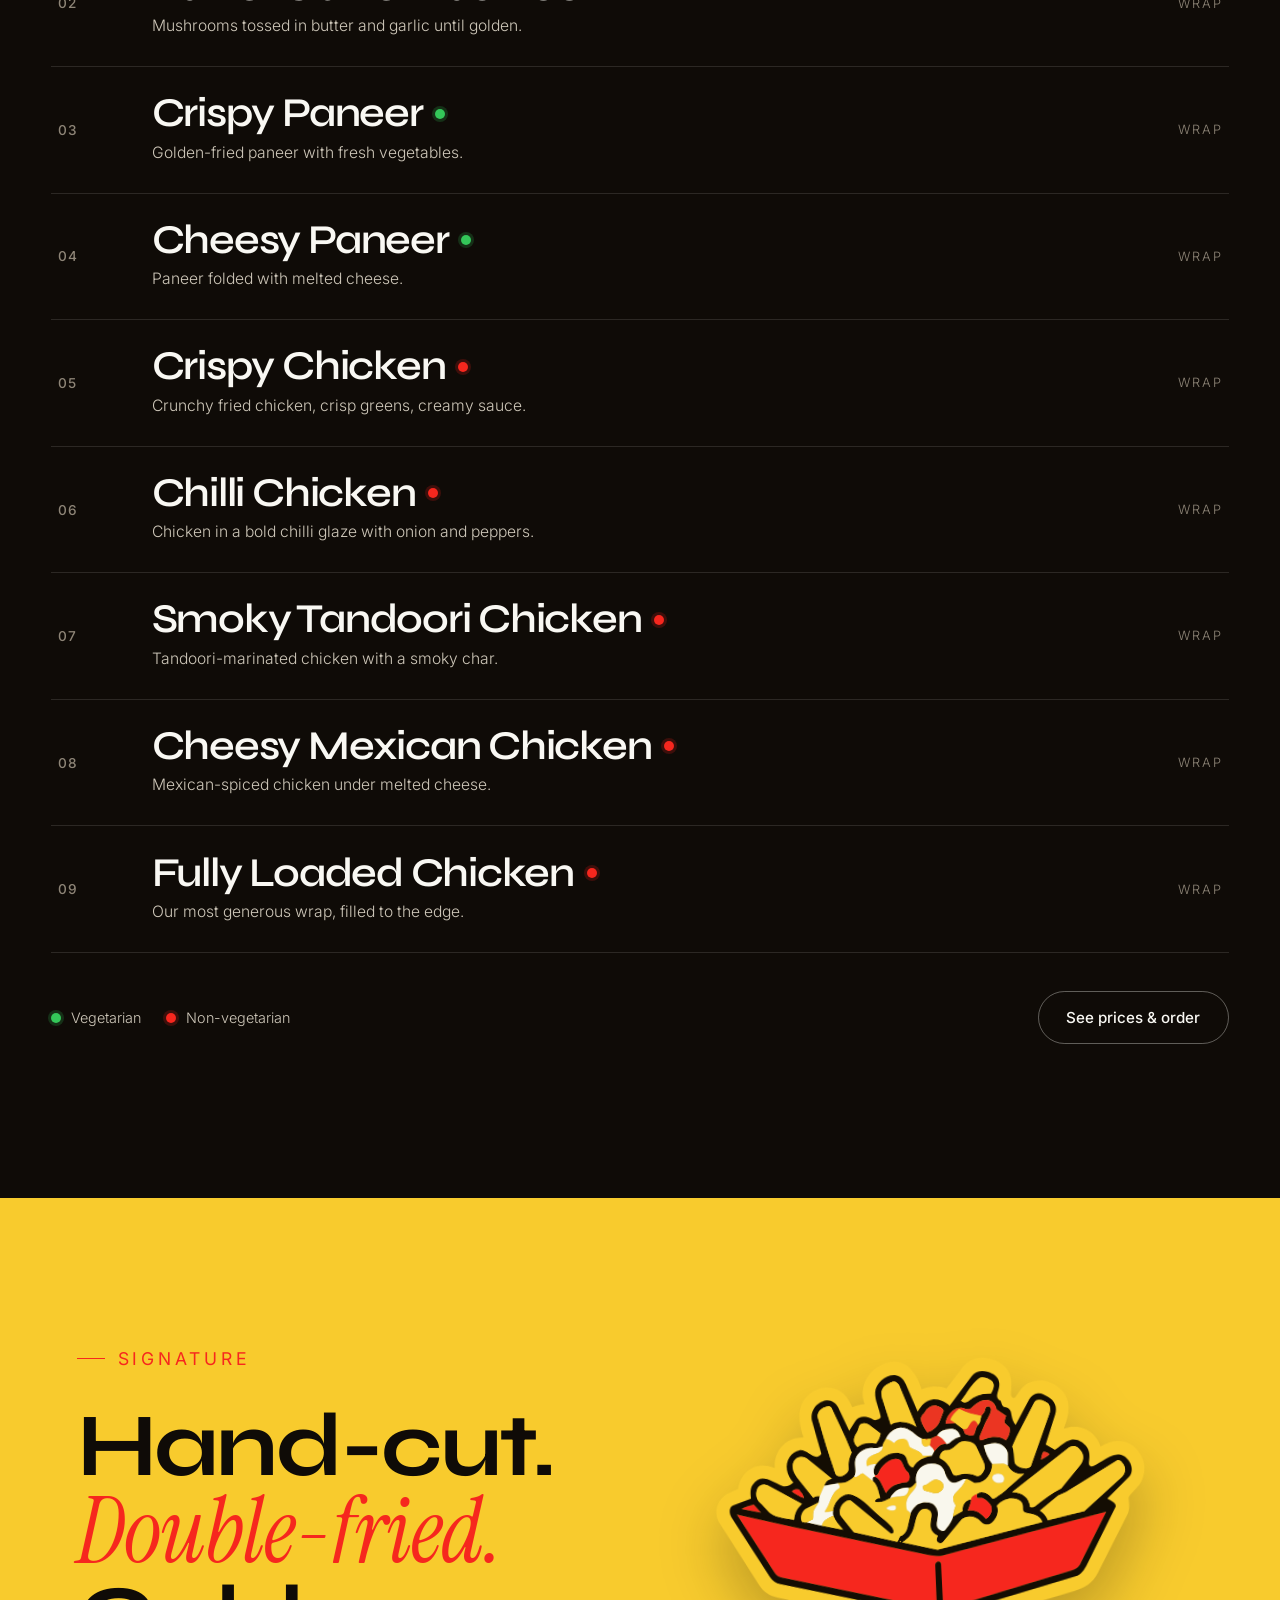
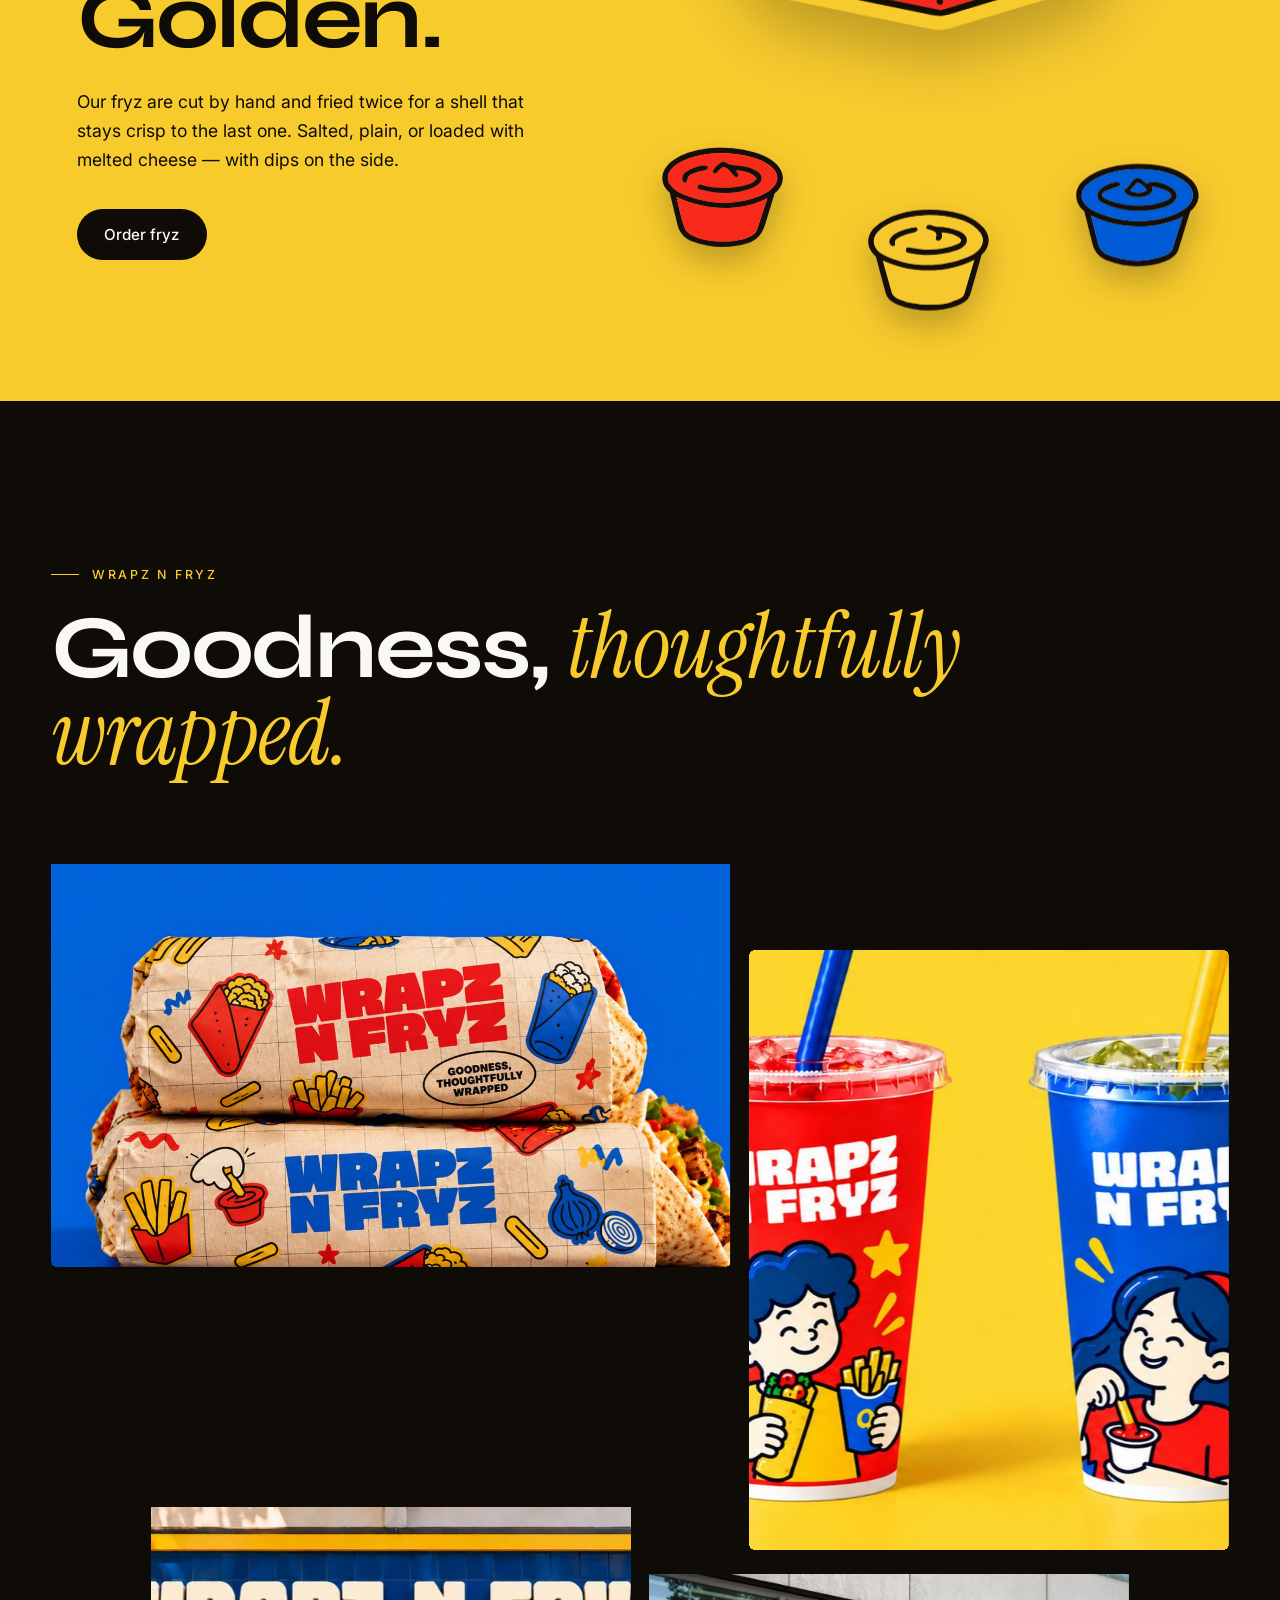
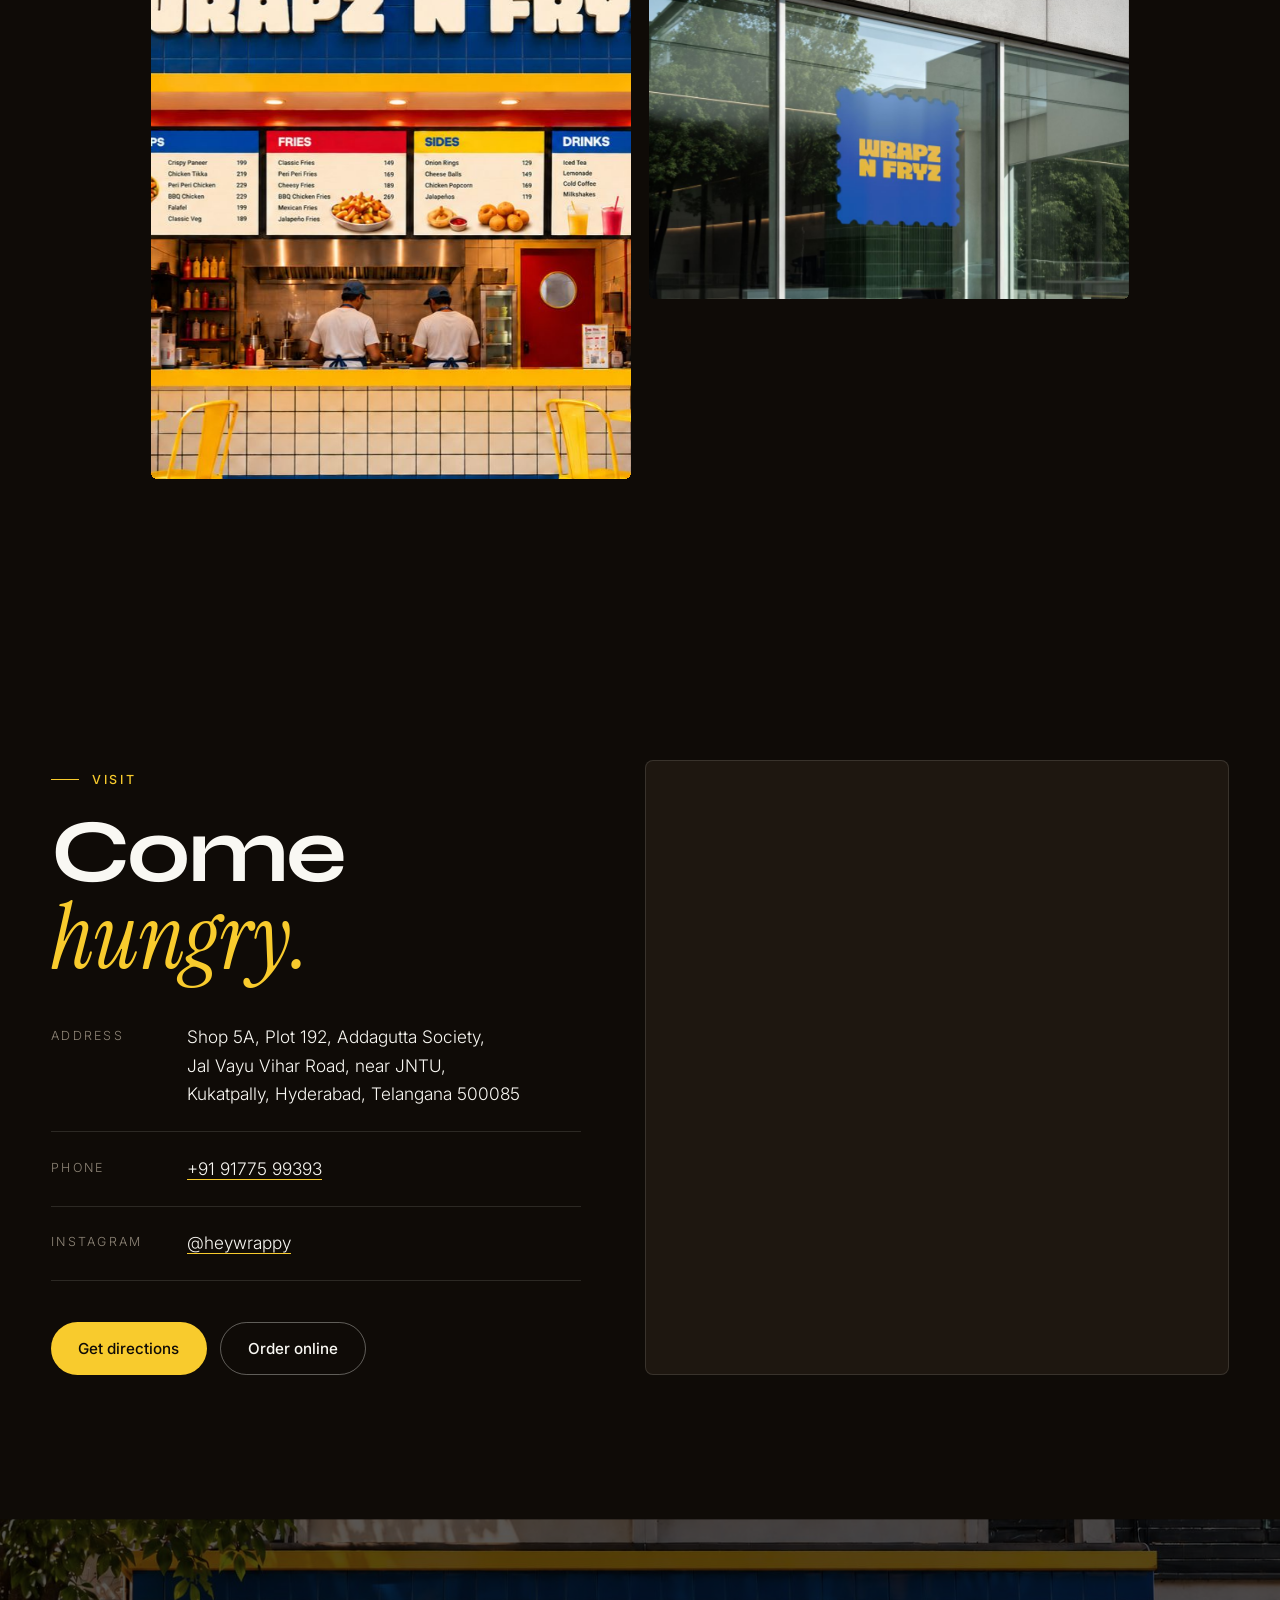
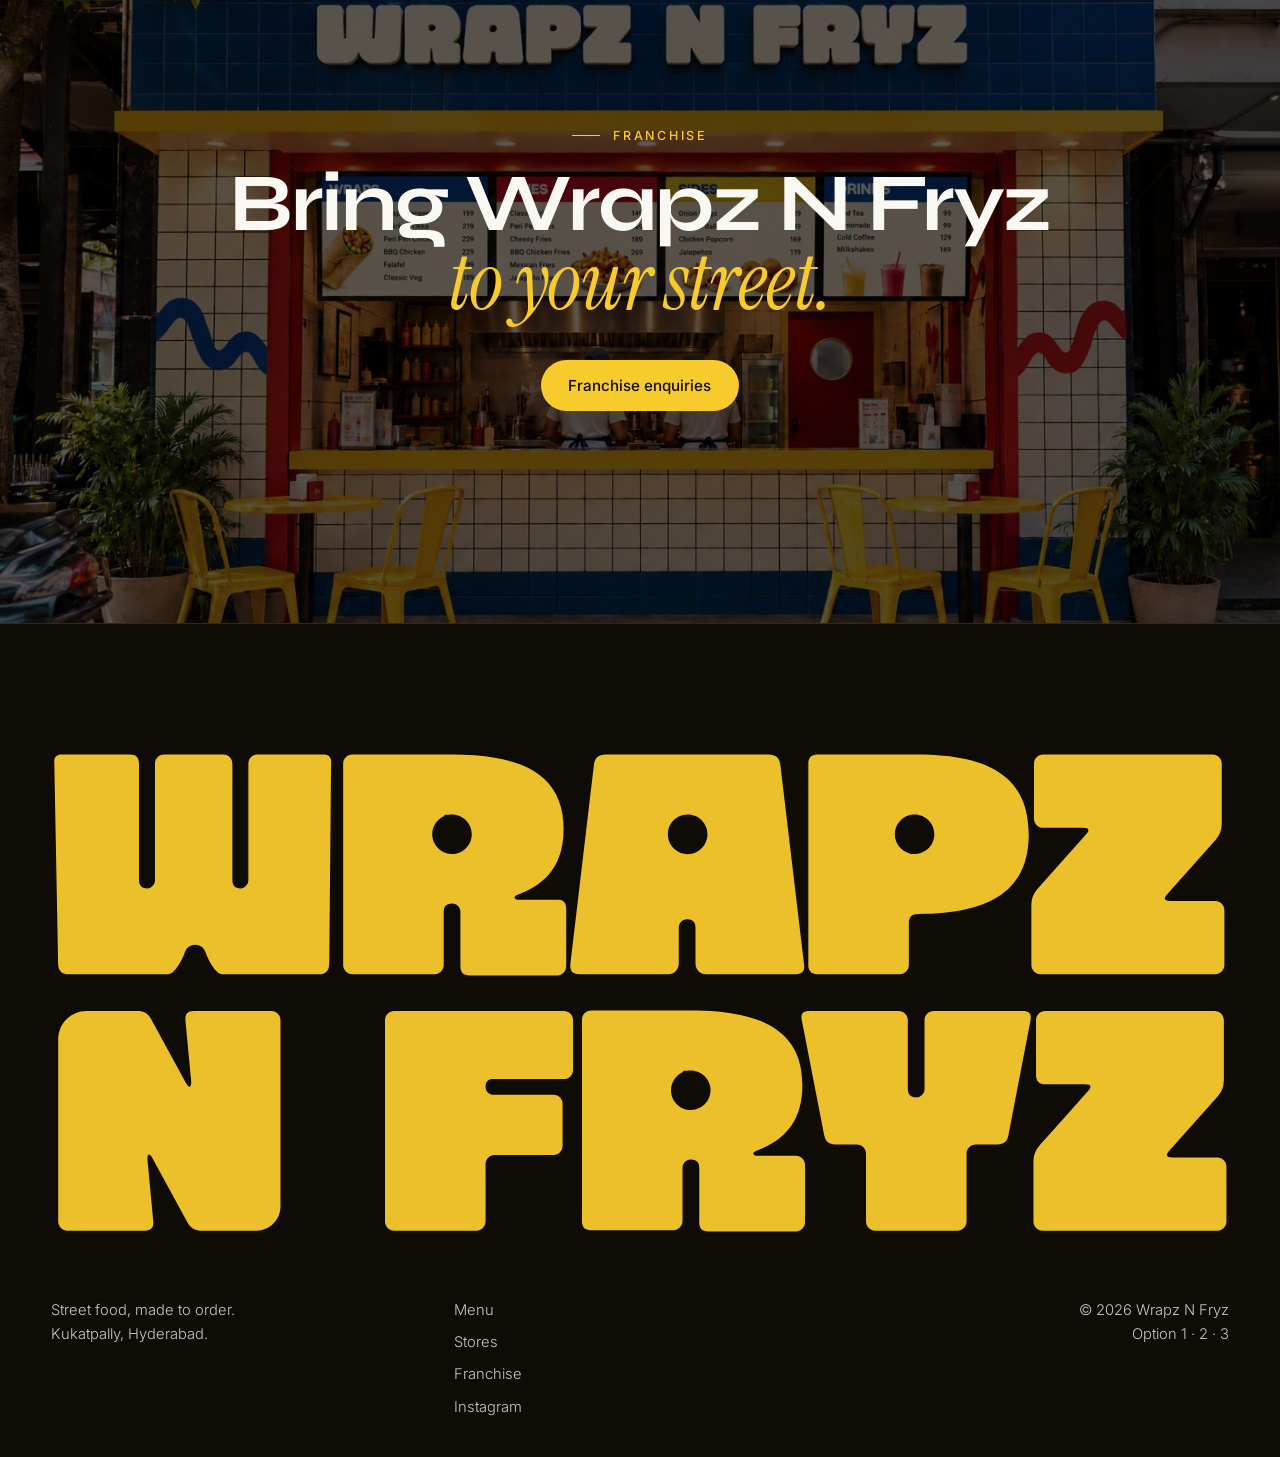
<file: index-4.html>
<!DOCTYPE html>
<html lang="en">
<head>
  <meta charset="UTF-8">
  <meta name="viewport" content="width=device-width, initial-scale=1.0">
  <title>Wrapz N Fryz — Rolled fresh. Fried twice. | Kukatpally, Hyderabad</title>
  <meta name="description" content="Wrapz N Fryz, Kukatpally, Hyderabad. Marinated fillings, fresh vegetables and grilled-to-order wraps. Hand-cut, double-fried fryz. Thick shakes, mojitos and desserts.">
  <meta name="theme-color" content="#0F0B07">
  <link rel="icon" type="image/svg+xml" href="images/favicon.svg">
  <link rel="preconnect" href="https://fonts.googleapis.com">
  <link rel="preconnect" href="https://fonts.gstatic.com" crossorigin>
  <link href="https://fonts.googleapis.com/css2?family=Syne:wght@500;600;700;800&family=Instrument+Serif:ital@0;1&family=Inter:wght@300;400;500;600&display=swap" rel="stylesheet">
  <link rel="stylesheet" href="css/style-4.css">
</head>
<body>

  <!-- ============ NAV ============ -->
  <header class="nav" id="nav">
    <a href="#top" class="nav__logo" aria-label="Wrapz N Fryz home"><img src="images/brand/logo-wordmark-cream.svg" alt="Wrapz N Fryz"></a>
    <nav class="nav__links" id="navLinks" aria-label="Main">
      <a href="#craft">The craft</a>
      <a href="#ingredients">Ingredients</a>
      <a href="#menu">Menu</a>
      <a href="#visit">Visit</a>
    </nav>
    <a class="nav__order magnetic" href="https://order.wrapznfryz.com/home" target="_blank" rel="noopener"><span>Order online</span></a>
    <button class="nav__burger" id="burger" aria-label="Open menu" aria-expanded="false"><span></span><span></span></button>
  </header>

  <main id="top">

    <!-- ============ HERO ============ -->
    <section class="hero" id="hero">
      <div class="hero__media">
        <img id="heroImg" src="images/photos/wrap-hero.jpg" alt="Two grilled chicken wraps with fresh lettuce, tomato and onion, in yellow Wrapz N Fryz sleeves">
        <div class="hero__shade"></div>
      </div>
      <div class="hero__content">
        <p class="kicker"><span class="dot"></span> Kukatpally · Hyderabad</p>
        <h1 class="split">
          <span class="ln"><span>Rolled fresh.</span></span>
          <span class="ln"><span><em>Fried</em> twice.</span></span>
          <span class="ln"><span>Served hot.</span></span>
        </h1>
        <div class="hero__foot">
          <p>Marinated fillings, crisp vegetables and warm flatbread — grilled the moment you order.</p>
          <div class="hero__cta">
            <a class="btn btn--yellow magnetic" href="https://order.wrapznfryz.com/home" target="_blank" rel="noopener"><span>Order now</span></a>
            <a class="btn btn--line" href="#menu"><span>Explore the menu</span></a>
          </div>
        </div>
      </div>
      <a class="hero__scroll" href="#craft" aria-label="Scroll down"><span></span></a>
    </section>

    <!-- ============ STATEMENT ============ -->
    <section class="statement">
      <p class="statement__text" id="statement">Every wrap starts with a <em>marinade</em>, meets the <em>grill</em> on order, and is folded around <em>fresh vegetables</em> while it's still warm. Every fry is <em>hand-cut</em> and <em>double-fried</em> for a crisp outside and a soft centre.</p>
    </section>

    <!-- ============ CRAFT (sticky) ============ -->
    <section class="craft" id="craft">
      <div class="craft__sticky">
        <div class="craft__visual" aria-hidden="true">
          <div class="plate">
            <img class="plate__img is-on" data-step="0" src="images/clipart/tomato.svg" alt="">
            <img class="plate__img" data-step="1" src="images/clipart/wraps-duo.svg" alt="">
            <img class="plate__img" data-step="2" src="images/clipart/fries-box.svg" alt="">
            <img class="plate__img" data-step="3" src="images/clipart/wrap-in-hand.svg" alt="">
          </div>
          <div class="craft__count"><span id="craftNum">01</span><i>/04</i></div>
        </div>
        <div class="craft__steps">
          <p class="label">The craft</p>
          <article class="step" data-step="0">
            <h2>Marinate</h2>
            <p>Paneer, mushroom and chicken rest in spice blends before they ever see heat — tandoori, chilli, butter garlic, Mexican.</p>
          </article>
          <article class="step" data-step="1">
            <h2>Grill</h2>
            <p>Fillings are grilled to order, then rolled with crisp vegetables into a warm wrap or sealed and toasted into a UFO.</p>
          </article>
          <article class="step" data-step="2">
            <h2>Fry, twice</h2>
            <p>Potatoes are hand-cut and fried in two stages — once to cook through, once to crisp — then salted, served plain or loaded.</p>
          </article>
          <article class="step" data-step="3">
            <h2>Serve</h2>
            <p>Handed over hot, alongside thick shakes, mint mojitos and desserts blended and plated right next to the fryer.</p>
          </article>
        </div>
      </div>
    </section>

    <!-- ============ INGREDIENTS ============ -->
    <section class="ingredients" id="ingredients">
      <div class="sec-head">
        <p class="label">Ingredients</p>
        <h2 class="big">What goes <em>inside.</em></h2>
      </div>
      <div class="ing-grid">
        <article class="ing reveal"><div class="ing__img"><img src="images/clipart/lettuce.svg" alt=""></div><h3>Greens</h3><p>Crisp leaves for crunch and freshness in every roll.</p></article>
        <article class="ing reveal"><div class="ing__img"><img src="images/clipart/tomato.svg" alt=""></div><h3>Tomato</h3><p>Juicy, bright and sliced to balance the spice.</p></article>
        <article class="ing reveal"><div class="ing__img"><img src="images/clipart/onions.svg" alt=""></div><h3>Onion</h3><p>Sharp, sweet rings that lift smoky fillings.</p></article>
        <article class="ing reveal"><div class="ing__img"><img src="images/clipart/chilli.svg" alt=""></div><h3>Chilli</h3><p>Measured heat for the chilli chicken lovers.</p></article>
        <article class="ing reveal"><div class="ing__img"><img src="images/clipart/mushrooms.svg" alt=""></div><h3>Mushroom</h3><p>Tossed in butter and garlic until golden.</p></article>
        <article class="ing reveal"><div class="ing__img"><img src="images/clipart/cheese.svg" alt=""></div><h3>Cheese</h3><p>Melted through paneer, Mexican chicken and loaded fryz.</p></article>
      </div>
    </section>

    <!-- ============ MARQUEE ============ -->
    <div class="ticker" aria-hidden="true">
      <div class="ticker__track">
        <span>Wraps</span><i>✦</i><span class="o">Fryz</span><i>✦</i><span>UFO</span><i>✦</i><span class="o">Thick shakes</span><i>✦</i><span>Mojitos</span><i>✦</i><span class="o">Desserts</span><i>✦</i>
        <span>Wraps</span><i>✦</i><span class="o">Fryz</span><i>✦</i><span>UFO</span><i>✦</i><span class="o">Thick shakes</span><i>✦</i><span>Mojitos</span><i>✦</i><span class="o">Desserts</span><i>✦</i>
      </div>
    </div>

    <!-- ============ MENU ============ -->
    <section class="menu" id="menu">
      <div class="menu__top">
        <div class="sec-head">
          <p class="label">Menu</p>
          <h2 class="big">Made <em>to order.</em></h2>
        </div>
        <div class="menu__tabs" role="tablist" aria-label="Menu categories">
          <button class="mtab is-on" data-cat="wraps">Wraps</button>
          <button class="mtab" data-cat="fryz">Fryz</button>
          <button class="mtab" data-cat="more">UFO &amp; drinks</button>
        </div>
      </div>
      <ol class="menu__list" id="menuList"><!-- js --></ol>
      <div class="menu__preview" id="menuPreview" aria-hidden="true"><img id="menuPreviewImg" src="images/clipart/wrap-in-hand.svg" alt=""></div>
      <div class="menu__foot">
        <p><span class="vg"></span> Vegetarian <span class="nv"></span> Non-vegetarian</p>
        <a class="btn btn--line" href="https://order.wrapznfryz.com/home" target="_blank" rel="noopener"><span>See prices &amp; order</span></a>
      </div>
    </section>

    <!-- ============ SIGNATURE: FRYZ ============ -->
    <section class="signature">
      <div class="signature__copy reveal">
        <p class="label label--dark">Signature</p>
        <h2>Hand-cut.<br><em>Double-fried.</em><br>Golden.</h2>
        <p>Our fryz are cut by hand and fried twice for a shell that stays crisp to the last one. Salted, plain, or loaded with melted cheese — with dips on the side.</p>
        <a class="btn btn--dark magnetic" href="https://order.wrapznfryz.com/home" target="_blank" rel="noopener"><span>Order fryz</span></a>
      </div>
      <div class="signature__art">
        <img class="sig-main" src="images/clipart/loaded-fries.svg" alt="Loaded fries with melted cheese">
        <img class="sig-dip sig-dip--1" src="images/clipart/dip-red.svg" alt="">
        <img class="sig-dip sig-dip--2" src="images/clipart/dip-yellow.svg" alt="">
        <img class="sig-dip sig-dip--3" src="images/clipart/dip-blue.svg" alt="">
      </div>
    </section>

    <!-- ============ GALLERY ============ -->
    <section class="gallery">
      <div class="sec-head">
        <p class="label">Wrapz N Fryz</p>
        <h2 class="big">Goodness, <em>thoughtfully wrapped.</em></h2>
      </div>
      <div class="gal">
        <figure class="gal__item g1"><img data-speed="-.06" src="images/photos/wrapped-pack.jpg" alt="Wraps in Wrapz N Fryz printed wrapping paper" loading="lazy"></figure>
        <figure class="gal__item g2"><img data-speed=".05" src="images/photos/drink-cups.jpg" alt="Red and blue Wrapz N Fryz drink cups" loading="lazy"></figure>
        <figure class="gal__item g3"><img data-speed="-.04" src="images/photos/storefront.jpg" alt="Wrapz N Fryz kiosk" loading="lazy"></figure>
        <figure class="gal__item g4"><img data-speed=".06" src="images/photos/window-sign.jpg" alt="Wrapz N Fryz window sign" loading="lazy"></figure>
      </div>
    </section>

    <!-- ============ VISIT ============ -->
    <section class="visit" id="visit">
      <div class="visit__info">
        <p class="label">Visit</p>
        <h2 class="big">Come <em>hungry.</em></h2>
        <dl>
          <div><dt>Address</dt><dd>Shop 5A, Plot 192, Addagutta Society,<br>Jal Vayu Vihar Road, near JNTU,<br>Kukatpally, Hyderabad, Telangana 500085</dd></div>
          <div><dt>Phone</dt><dd><a href="tel:+919177599393">+91 91775 99393</a></dd></div>
          <div><dt>Instagram</dt><dd><a href="https://instagram.com/heywrappy" target="_blank" rel="noopener">@heywrappy</a></dd></div>
        </dl>
        <div class="visit__btns">
          <a class="btn btn--yellow magnetic" href="https://www.google.com/maps/search/?api=1&query=17.4849,78.4138" target="_blank" rel="noopener"><span>Get directions</span></a>
          <a class="btn btn--line" href="https://order.wrapznfryz.com/home" target="_blank" rel="noopener"><span>Order online</span></a>
        </div>
      </div>
      <div class="visit__map">
        <iframe title="Wrapz N Fryz on the map" loading="lazy" referrerpolicy="no-referrer-when-downgrade" src="https://maps.google.com/maps?q=17.4849,78.4138&z=16&output=embed"></iframe>
      </div>
    </section>

    <!-- ============ FRANCHISE ============ -->
    <section class="franchise">
      <img class="franchise__bg" src="images/photos/storefront.jpg" alt="" loading="lazy">
      <div class="franchise__in reveal">
        <p class="label">Franchise</p>
        <h2>Bring Wrapz N Fryz <em>to your street.</em></h2>
        <a class="btn btn--yellow magnetic" href="https://wrapznfryz.com/franchise" target="_blank" rel="noopener"><span>Franchise enquiries</span></a>
      </div>
    </section>
  </main>

  <!-- ============ FOOTER ============ -->
  <footer class="foot">
    <img class="foot__logo" src="images/brand/logo-wordmark-yellow.svg" alt="Wrapz N Fryz">
    <div class="foot__grid">
      <p>Street food, made to order.<br>Kukatpally, Hyderabad.</p>
      <nav aria-label="Footer">
        <a href="#menu">Menu</a>
        <a href="https://wrapznfryz.com/stores" target="_blank" rel="noopener">Stores</a>
        <a href="https://wrapznfryz.com/franchise" target="_blank" rel="noopener">Franchise</a>
        <a href="https://instagram.com/heywrappy" target="_blank" rel="noopener">Instagram</a>
      </nav>
      <p class="foot__copy">© <span id="year">2026</span> Wrapz N Fryz<br><a href="index.html">Option 1</a> · <a href="index-2.html">2</a> · <a href="index-3.html">3</a></p>
    </div>
  </footer>

  <script src="js/main-4.js"></script>
</body>
</html>
</file>
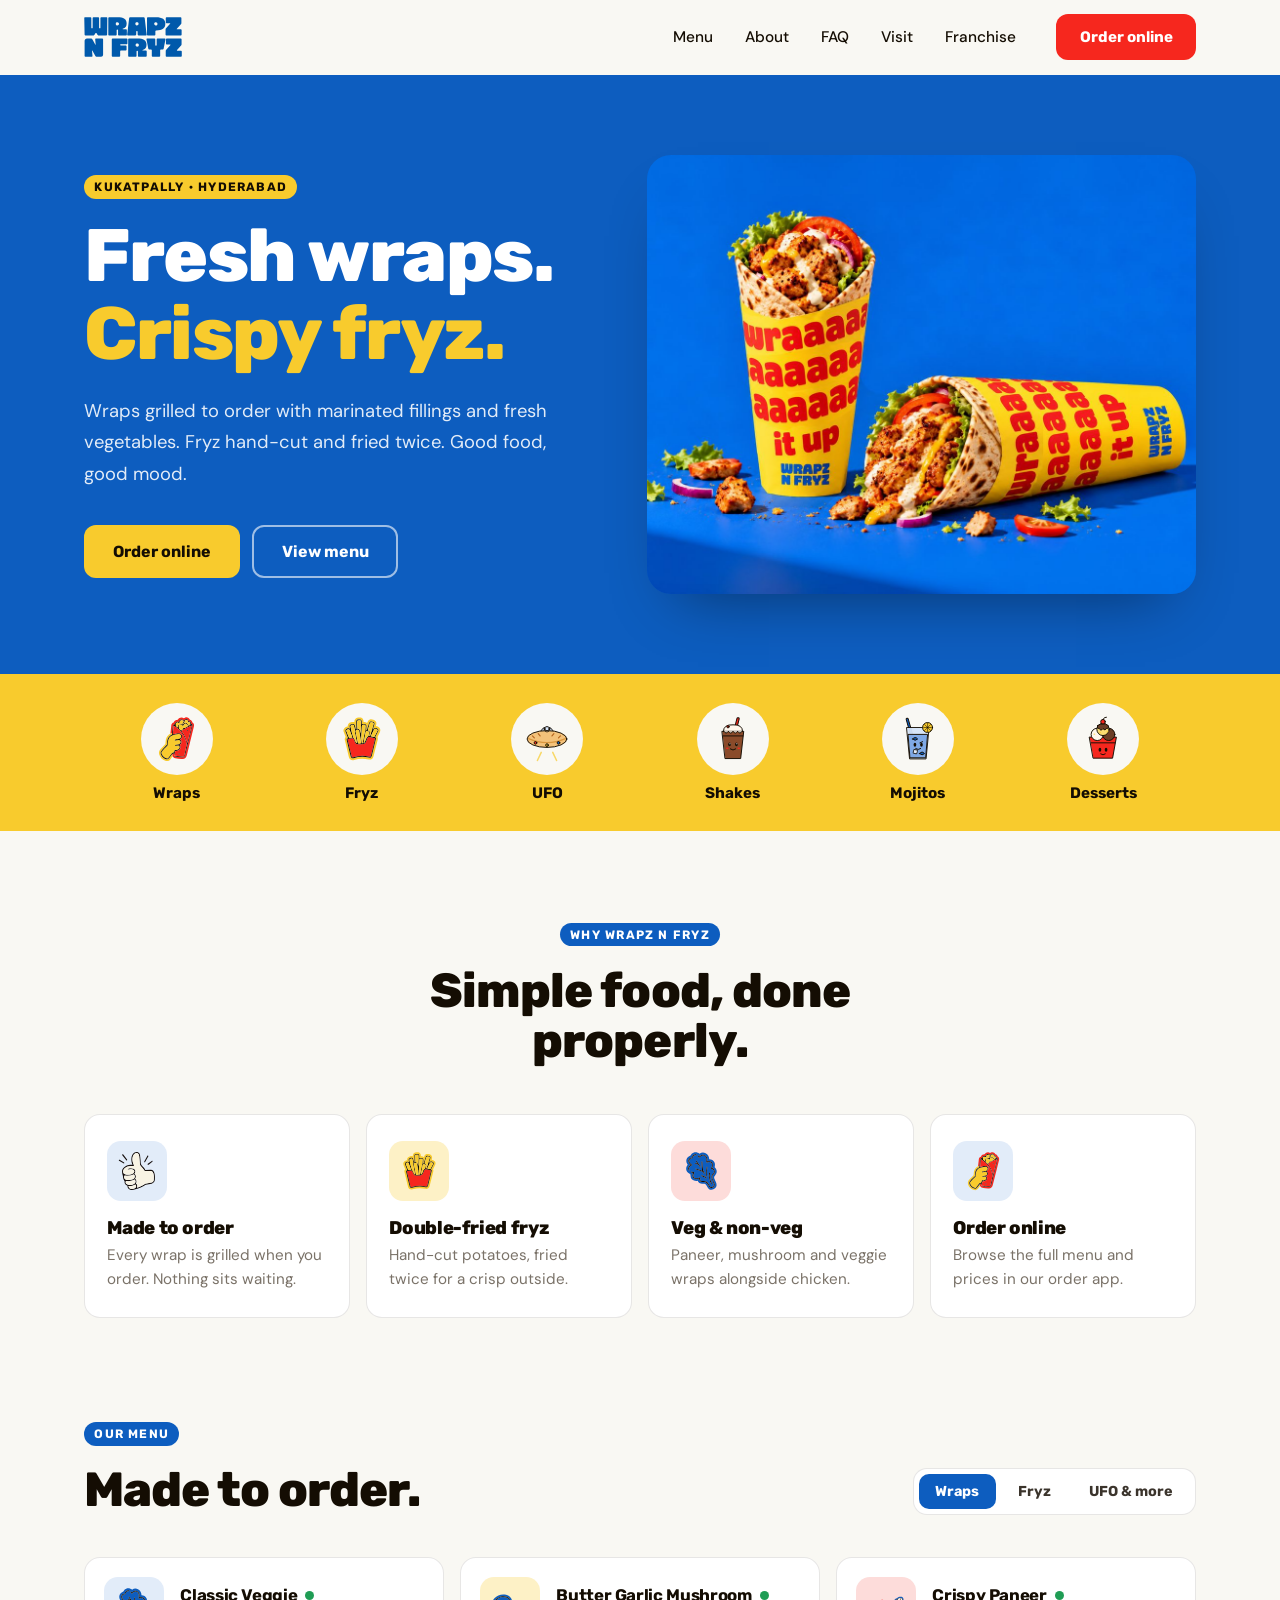
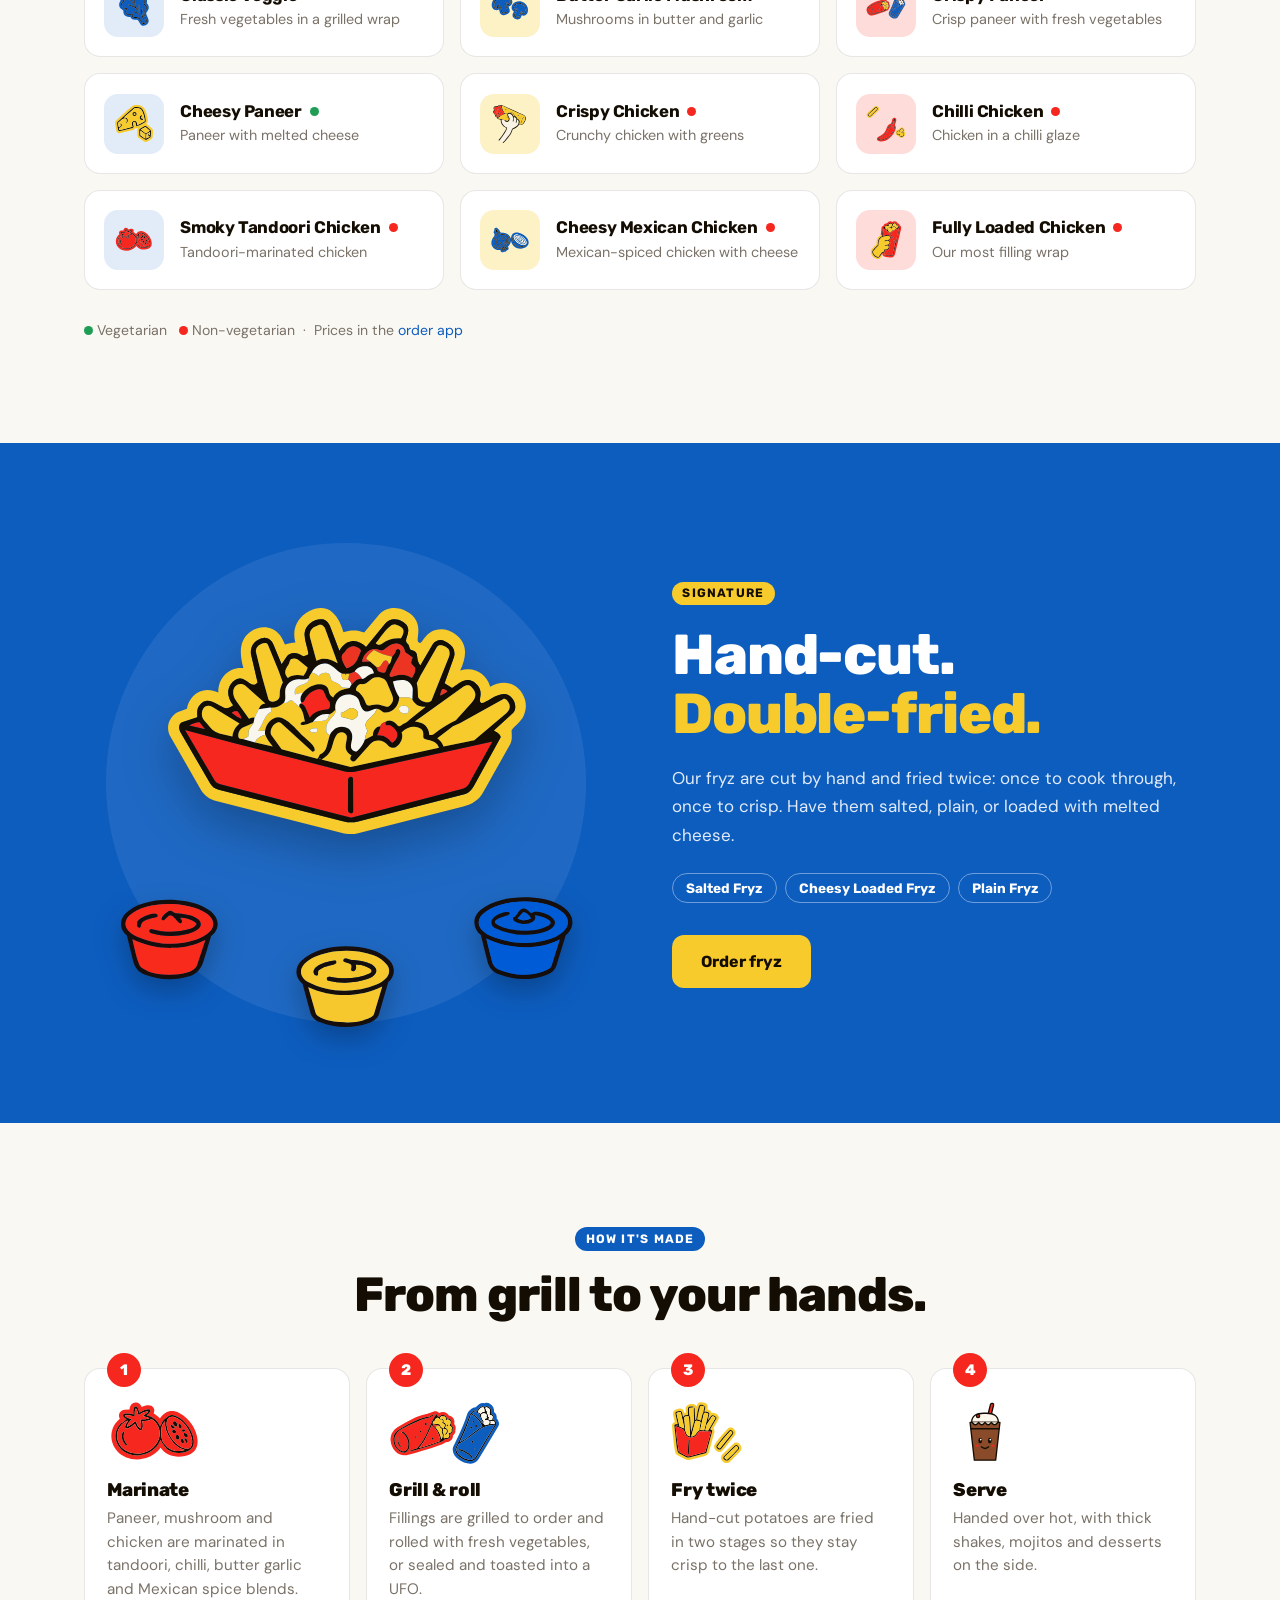
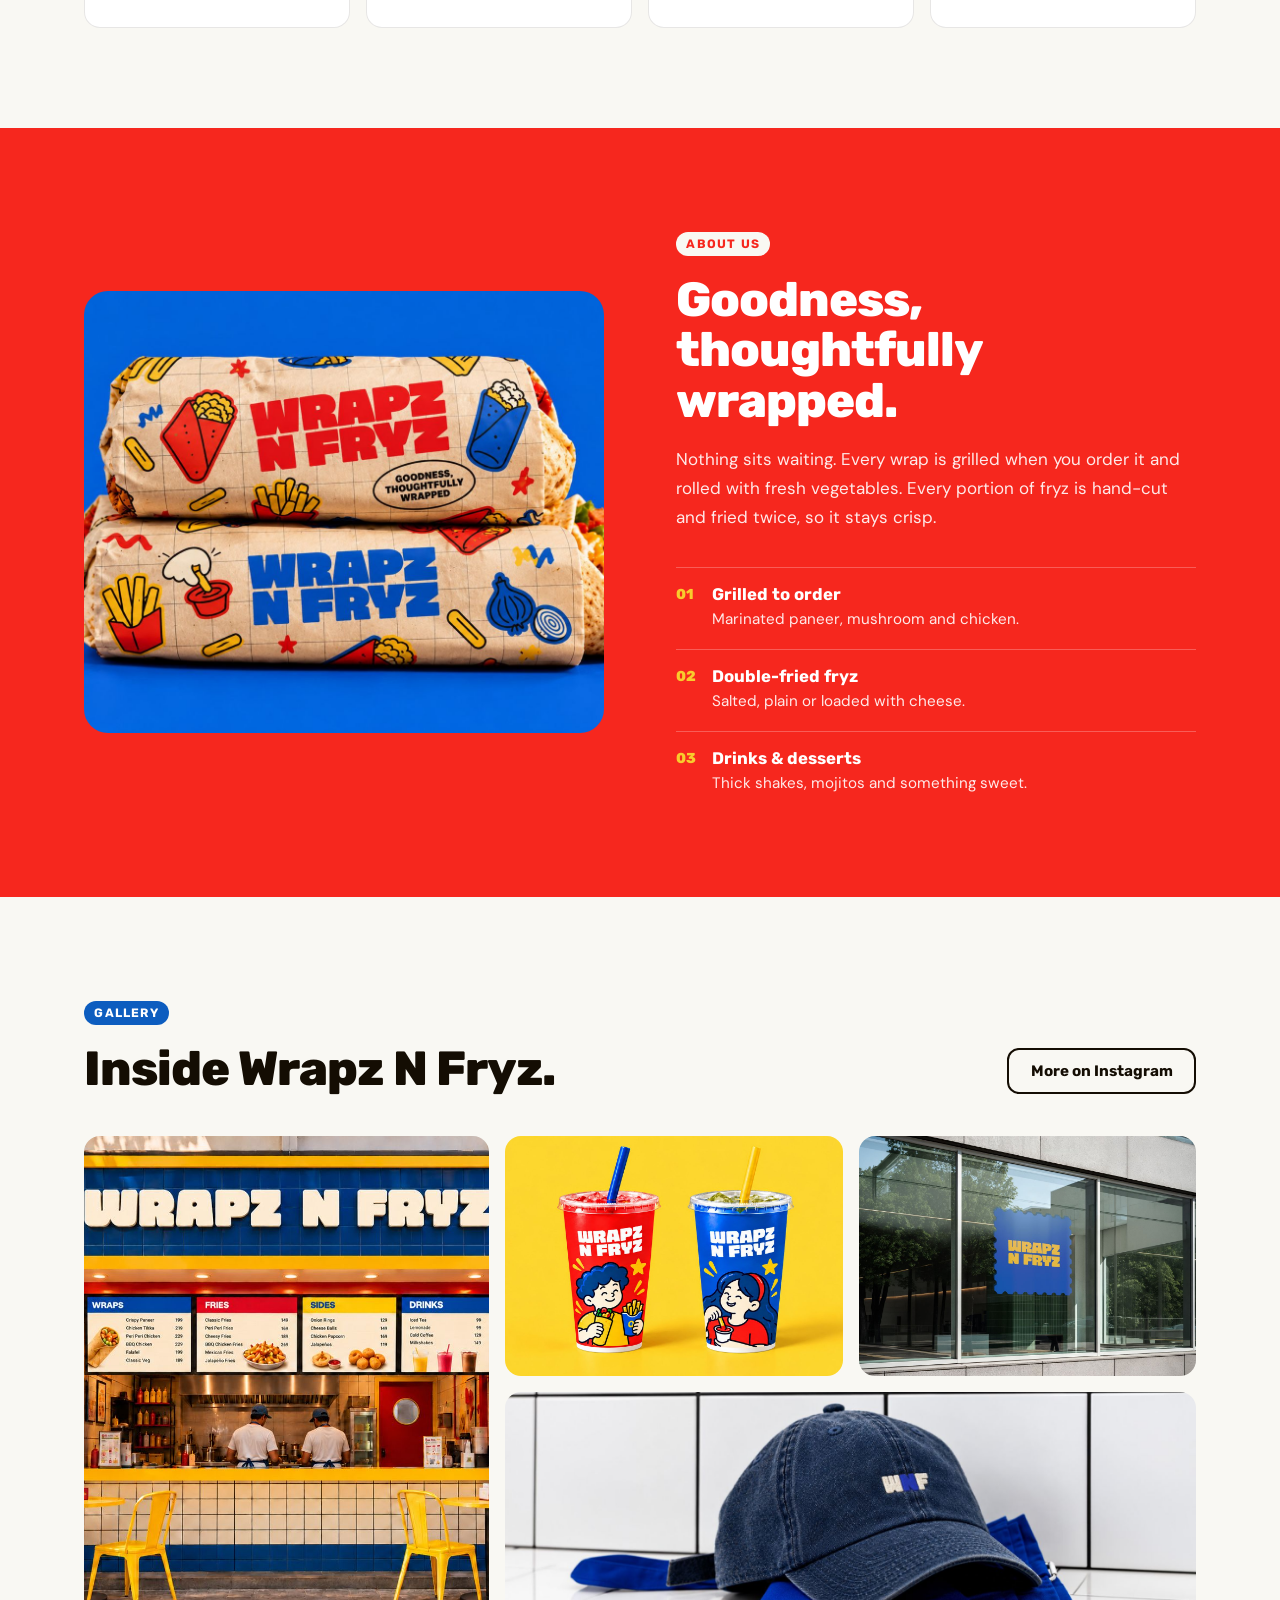
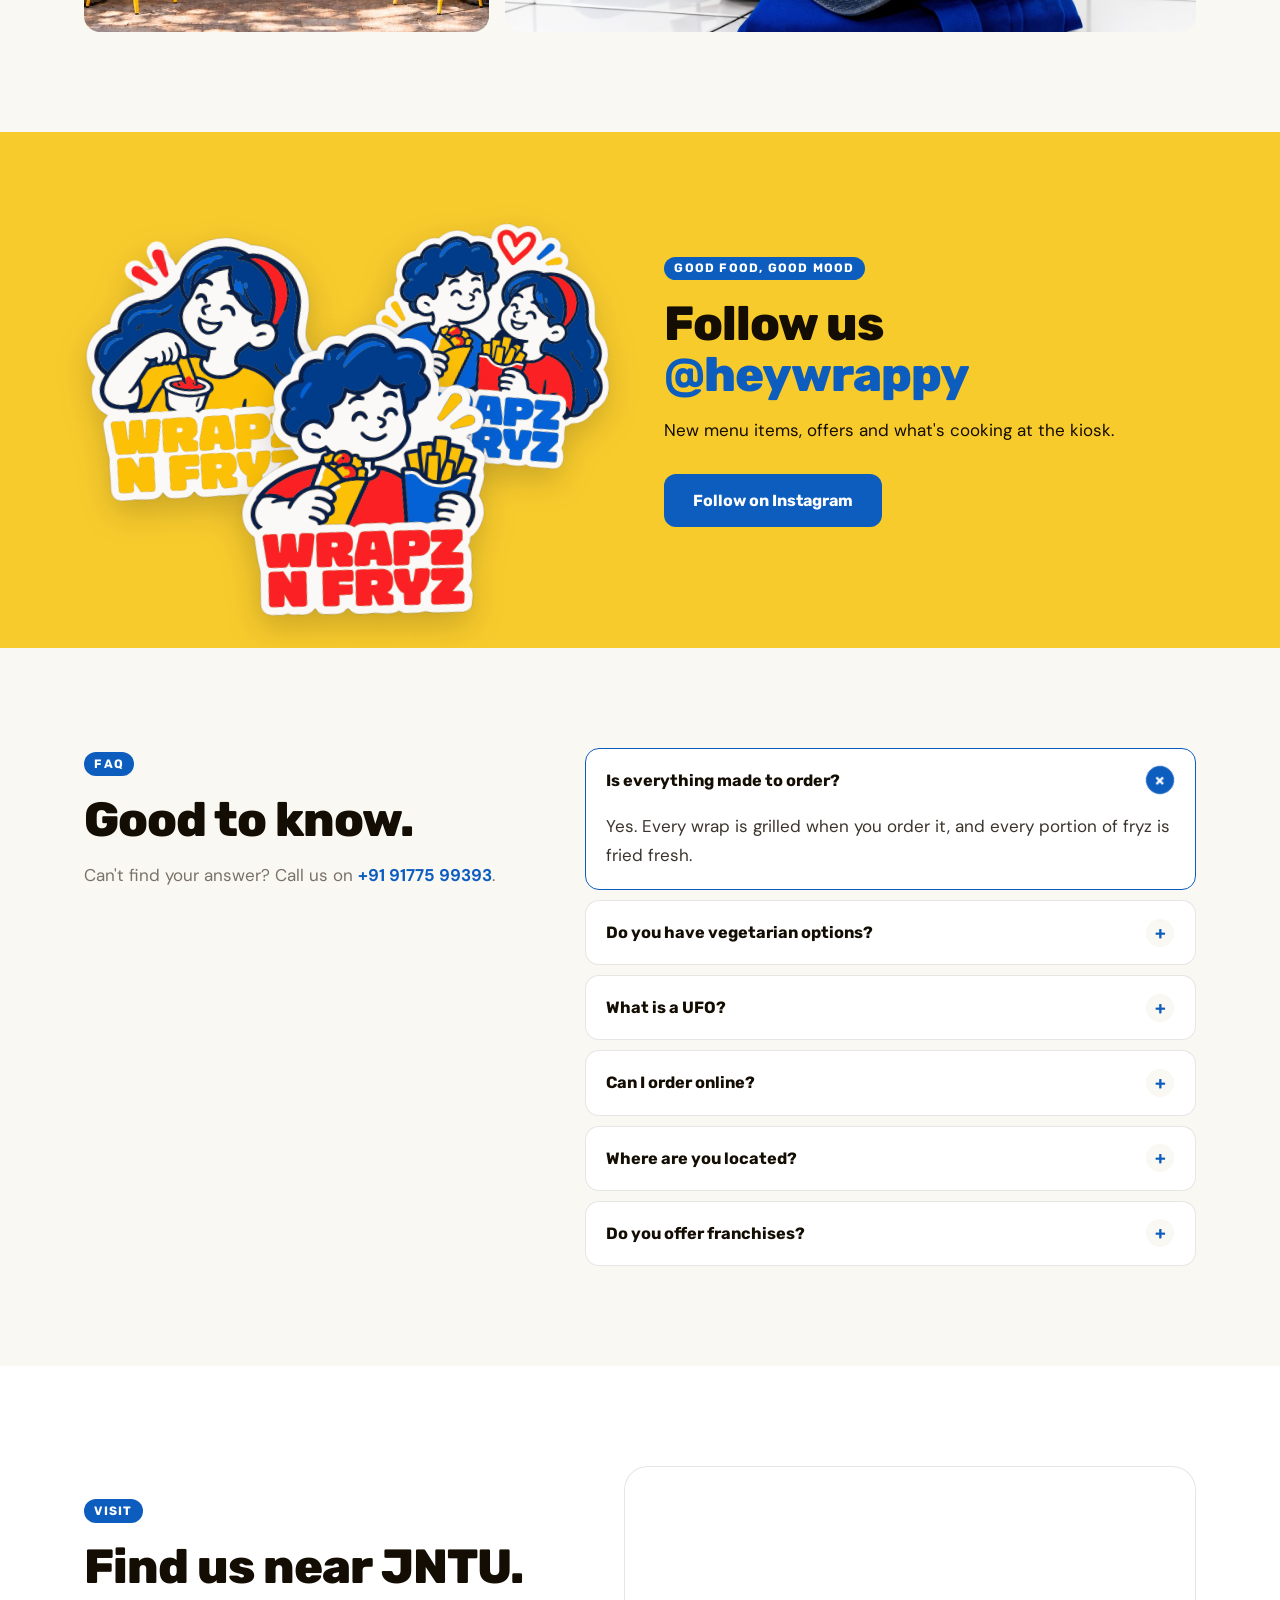
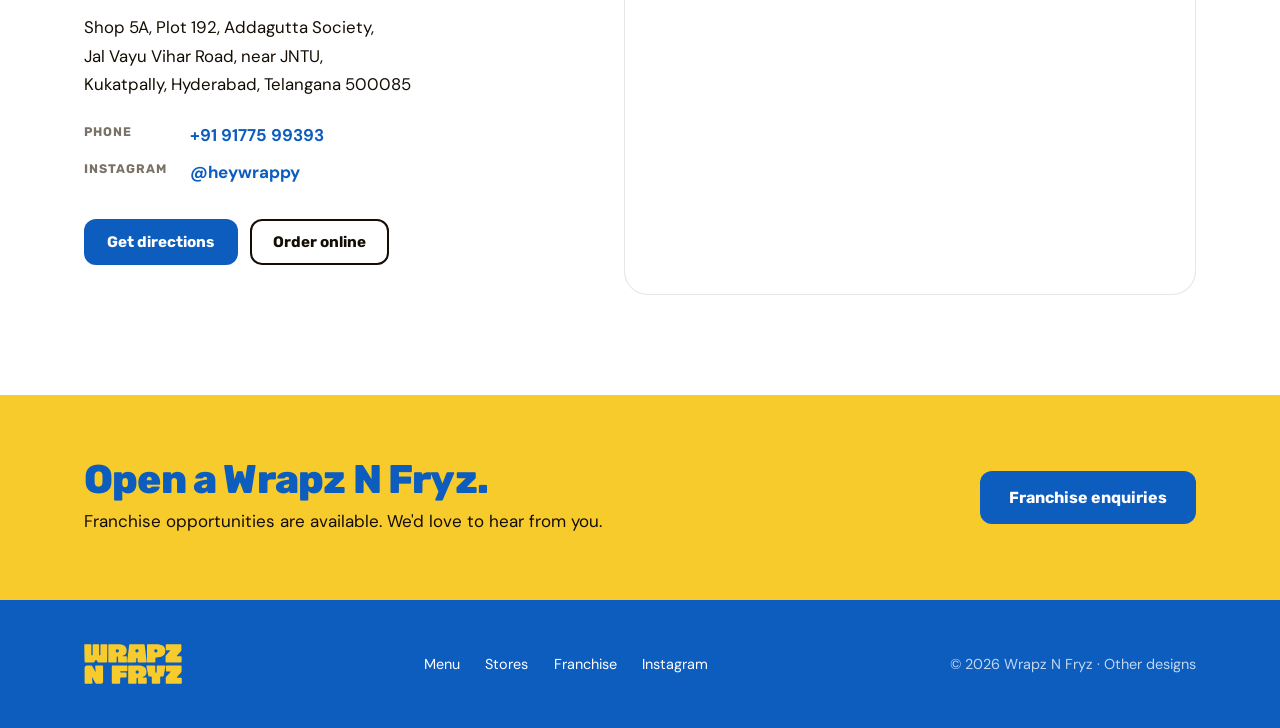
<file: index-5.html>
<!DOCTYPE html>
<html lang="en">
<head>
  <meta charset="UTF-8">
  <meta name="viewport" content="width=device-width, initial-scale=1.0">
  <title>Wrapz N Fryz — Wraps &amp; fryz in Kukatpally, Hyderabad</title>
  <meta name="description" content="Wrapz N Fryz, Kukatpally, Hyderabad. Fresh wraps grilled to order, hand-cut double-fried fryz, thick shakes, mojitos and desserts.">
  <meta name="theme-color" content="#0D5DBF">
  <link rel="icon" type="image/svg+xml" href="images/favicon.svg">
  <link rel="preconnect" href="https://fonts.googleapis.com">
  <link rel="preconnect" href="https://fonts.gstatic.com" crossorigin>
  <link href="https://fonts.googleapis.com/css2?family=Rubik:wght@600;700;800&family=DM+Sans:opsz,wght@9..40,400;9..40,500;9..40,700&display=swap" rel="stylesheet">
  <link rel="stylesheet" href="css/style-5.css">
</head>
<body>

  <header class="nav" id="nav">
    <div class="container nav__in">
      <a href="#top" class="nav__logo" aria-label="Wrapz N Fryz home"><img src="images/brand/logo-wordmark.svg" alt="Wrapz N Fryz"></a>
      <nav class="nav__links" id="navLinks" aria-label="Main">
        <a href="#menu">Menu</a>
        <a href="#about">About</a>
        <a href="#faq">FAQ</a>
        <a href="#visit">Visit</a>
        <a href="https://wrapznfryz.com/franchise" target="_blank" rel="noopener">Franchise</a>
      </nav>
      <a class="btn btn--red nav__cta" href="https://order.wrapznfryz.com/home" target="_blank" rel="noopener">Order online</a>
      <button class="nav__toggle" id="toggle" aria-label="Open menu" aria-expanded="false"><span></span><span></span></button>
    </div>
  </header>

  <main id="top">

    <!-- Hero (blue) -->
    <section class="hero">
      <div class="container hero__in">
        <div class="hero__text">
          <p class="tag tag--yellow">Kukatpally · Hyderabad</p>
          <h1>Fresh wraps.<br><span>Crispy fryz.</span></h1>
          <p class="lead">Wraps grilled to order with marinated fillings and fresh vegetables. Fryz hand-cut and fried twice. Good food, good mood.</p>
          <div class="btns">
            <a class="btn btn--yellow btn--lg" href="https://order.wrapznfryz.com/home" target="_blank" rel="noopener">Order online</a>
            <a class="btn btn--ghost-light btn--lg" href="#menu">View menu</a>
          </div>
        </div>
        <div class="hero__img">
          <img src="images/photos/wrap-hero.jpg" alt="Two Wrapz N Fryz chicken wraps in yellow sleeves">
        </div>
      </div>
    </section>

    <!-- Categories (yellow) -->
    <section class="cats">
      <div class="container cats__grid">
        <a class="cat" href="#menu" data-jump="wraps"><span class="cat__img"><img src="images/clipart/wrap-in-hand.svg" alt=""></span><span>Wraps</span></a>
        <a class="cat" href="#menu" data-jump="fryz"><span class="cat__img"><img src="images/clipart/fries-box.svg" alt=""></span><span>Fryz</span></a>
        <a class="cat" href="#menu" data-jump="more"><span class="cat__img"><img src="images/clipart/ufo.svg" alt=""></span><span>UFO</span></a>
        <a class="cat" href="#menu" data-jump="more"><span class="cat__img"><img src="images/clipart/shake.svg" alt=""></span><span>Shakes</span></a>
        <a class="cat" href="#menu" data-jump="more"><span class="cat__img"><img src="images/clipart/mojito.svg" alt=""></span><span>Mojitos</span></a>
        <a class="cat" href="#menu" data-jump="more"><span class="cat__img"><img src="images/clipart/dessert.svg" alt=""></span><span>Desserts</span></a>
      </div>
    </section>


    <!-- Why us (cream) -->
    <section class="section section--tight-top">
      <div class="container">
        <div class="center-head">
          <p class="tag tag--blue">Why Wrapz N Fryz</p>
          <h2>Simple food, done properly.</h2>
        </div>
        <div class="why">
          <article class="why__card"><span class="why__icon bg-blue"><img src="images/clipart/thumbs-up.svg" alt=""></span><h3>Made to order</h3><p>Every wrap is grilled when you order. Nothing sits waiting.</p></article>
          <article class="why__card"><span class="why__icon bg-yellow"><img src="images/clipart/fries-box.svg" alt=""></span><h3>Double-fried fryz</h3><p>Hand-cut potatoes, fried twice for a crisp outside.</p></article>
          <article class="why__card"><span class="why__icon bg-red"><img src="images/clipart/lettuce.svg" alt=""></span><h3>Veg &amp; non-veg</h3><p>Paneer, mushroom and veggie wraps alongside chicken.</p></article>
          <article class="why__card"><span class="why__icon bg-blue"><img src="images/clipart/wrap-in-hand.svg" alt=""></span><h3>Order online</h3><p>Browse the full menu and prices in our order app.</p></article>
        </div>
      </div>
    </section>

    <!-- Menu (cream) -->
    <section class="section" id="menu">
      <div class="container">
        <div class="section__head">
          <div>
            <p class="tag tag--blue">Our menu</p>
            <h2>Made to order.</h2>
          </div>
          <div class="tabs" role="tablist" aria-label="Menu categories">
            <button class="tab is-active" data-cat="wraps" role="tab" aria-selected="true">Wraps</button>
            <button class="tab" data-cat="fryz" role="tab" aria-selected="false">Fryz</button>
            <button class="tab" data-cat="more" role="tab" aria-selected="false">UFO &amp; more</button>
          </div>
        </div>
        <ul class="menu" id="menuList"><!-- js --></ul>
        <p class="note"><span class="veg"></span> Vegetarian &nbsp; <span class="nonveg"></span> Non-vegetarian &nbsp;·&nbsp; Prices in the <a href="https://order.wrapznfryz.com/home" target="_blank" rel="noopener">order app</a></p>
      </div>
    </section>


    <!-- Signature fryz (blue) -->
    <section class="signature">
      <div class="container signature__in">
        <div class="signature__art">
          <img class="sig-main" src="images/clipart/loaded-fries.svg" alt="Loaded fryz with melted cheese">
          <img class="sig-dip sig-dip--1" src="images/clipart/dip-red.svg" alt="">
          <img class="sig-dip sig-dip--2" src="images/clipart/dip-yellow.svg" alt="">
          <img class="sig-dip sig-dip--3" src="images/clipart/dip-blue.svg" alt="">
        </div>
        <div class="signature__text">
          <p class="tag tag--yellow">Signature</p>
          <h2>Hand-cut.<br><span>Double-fried.</span></h2>
          <p>Our fryz are cut by hand and fried twice: once to cook through, once to crisp. Have them salted, plain, or loaded with melted cheese.</p>
          <ul class="chips">
            <li>Salted Fryz</li><li>Cheesy Loaded Fryz</li><li>Plain Fryz</li>
          </ul>
          <a class="btn btn--yellow btn--lg" href="https://order.wrapznfryz.com/home" target="_blank" rel="noopener">Order fryz</a>
        </div>
      </div>
    </section>

    <!-- How it's made (cream) -->
    <section class="section">
      <div class="container">
        <div class="center-head">
          <p class="tag tag--blue">How it's made</p>
          <h2>From grill to your hands.</h2>
        </div>
        <ol class="steps">
          <li class="step"><span class="step__n">1</span><img src="images/clipart/tomato.svg" alt=""><h3>Marinate</h3><p>Paneer, mushroom and chicken are marinated in tandoori, chilli, butter garlic and Mexican spice blends.</p></li>
          <li class="step"><span class="step__n">2</span><img src="images/clipart/wraps-duo.svg" alt=""><h3>Grill &amp; roll</h3><p>Fillings are grilled to order and rolled with fresh vegetables, or sealed and toasted into a UFO.</p></li>
          <li class="step"><span class="step__n">3</span><img src="images/clipart/fries-and-sticks.svg" alt=""><h3>Fry twice</h3><p>Hand-cut potatoes are fried in two stages so they stay crisp to the last one.</p></li>
          <li class="step"><span class="step__n">4</span><img src="images/clipart/shake.svg" alt=""><h3>Serve</h3><p>Handed over hot, with thick shakes, mojitos and desserts on the side.</p></li>
        </ol>
      </div>
    </section>

    <!-- About (red) -->
    <section class="about" id="about">
      <div class="container about__in">
        <div class="about__img"><img src="images/photos/wrapped-pack.jpg" alt="Wraps in Wrapz N Fryz printed paper" loading="lazy"></div>
        <div class="about__text">
          <p class="tag tag--cream">About us</p>
          <h2>Goodness, thoughtfully wrapped.</h2>
          <p>Nothing sits waiting. Every wrap is grilled when you order it and rolled with fresh vegetables. Every portion of fryz is hand-cut and fried twice, so it stays crisp.</p>
          <ul class="points">
            <li><b>01</b><div><strong>Grilled to order</strong><span>Marinated paneer, mushroom and chicken.</span></div></li>
            <li><b>02</b><div><strong>Double-fried fryz</strong><span>Salted, plain or loaded with cheese.</span></div></li>
            <li><b>03</b><div><strong>Drinks &amp; desserts</strong><span>Thick shakes, mojitos and something sweet.</span></div></li>
          </ul>
        </div>
      </div>
    </section>


    <!-- Gallery (cream) -->
    <section class="section">
      <div class="container">
        <div class="section__head">
          <div>
            <p class="tag tag--blue">Gallery</p>
            <h2>Inside Wrapz N Fryz.</h2>
          </div>
          <a class="btn btn--outline" href="https://instagram.com/heywrappy" target="_blank" rel="noopener">More on Instagram</a>
        </div>
        <div class="gallery">
          <figure class="g g--tall"><img src="images/photos/storefront.jpg" alt="Wrapz N Fryz kiosk" loading="lazy"></figure>
          <figure class="g"><img src="images/photos/drink-cups.jpg" alt="Red and blue Wrapz N Fryz drink cups" loading="lazy"></figure>
          <figure class="g"><img src="images/photos/window-sign.jpg" alt="Wrapz N Fryz window sign" loading="lazy"></figure>
          <figure class="g g--wide"><img src="images/photos/cap.jpg" alt="Wrapz N Fryz cap and apron" loading="lazy"></figure>
        </div>
      </div>
    </section>

    <!-- Instagram (yellow) -->
    <section class="insta">
      <div class="container insta__in">
        <div class="insta__stickers" aria-hidden="true">
          <img src="images/stickers/girl-dip.svg" alt="">
          <img src="images/stickers/boy-wrap-fries.svg" alt="">
          <img src="images/stickers/couple.svg" alt="">
        </div>
        <div class="insta__text">
          <p class="tag tag--blue">Good food, good mood</p>
          <h2>Follow us <span>@heywrappy</span></h2>
          <p>New menu items, offers and what's cooking at the kiosk.</p>
          <a class="btn btn--blue btn--lg" href="https://instagram.com/heywrappy" target="_blank" rel="noopener">Follow on Instagram</a>
        </div>
      </div>
    </section>

    <!-- FAQ (cream) -->
    <section class="section" id="faq">
      <div class="container faq">
        <div>
          <p class="tag tag--blue">FAQ</p>
          <h2>Good to know.</h2>
          <p class="faq__sub">Can't find your answer? Call us on <a href="tel:+919177599393">+91 91775 99393</a>.</p>
        </div>
        <div class="acc">
          <details class="acc__item" open><summary>Is everything made to order?</summary><p>Yes. Every wrap is grilled when you order it, and every portion of fryz is fried fresh.</p></details>
          <details class="acc__item"><summary>Do you have vegetarian options?</summary><p>Yes: Classic Veggie, Butter Garlic Mushroom, Crispy Paneer and Cheesy Paneer wraps, plus all our fryz.</p></details>
          <details class="acc__item"><summary>What is a UFO?</summary><p>A UFO is a sealed, toasted round wrap with a hot filling inside. See the current flavours in our order app.</p></details>
          <details class="acc__item"><summary>Can I order online?</summary><p>Yes. Our full menu and prices are on the <a href="https://order.wrapznfryz.com/home" target="_blank" rel="noopener">order app</a>.</p></details>
          <details class="acc__item"><summary>Where are you located?</summary><p>Shop 5A, Plot 192, Addagutta Society, Jal Vayu Vihar Road, near JNTU, Kukatpally, Hyderabad, Telangana 500085.</p></details>
          <details class="acc__item"><summary>Do you offer franchises?</summary><p>Yes. Visit our <a href="https://wrapznfryz.com/franchise" target="_blank" rel="noopener">franchise page</a> to get in touch.</p></details>
        </div>
      </div>
    </section>

    <!-- Visit (cream) -->
    <section class="section section--white" id="visit">
      <div class="container visit">
        <div class="visit__text">
          <p class="tag tag--blue">Visit</p>
          <h2>Find us near JNTU.</h2>
          <address>Shop 5A, Plot 192, Addagutta Society,<br>Jal Vayu Vihar Road, near JNTU,<br>Kukatpally, Hyderabad, Telangana 500085</address>
          <ul class="contact">
            <li><span>Phone</span><a href="tel:+919177599393">+91 91775 99393</a></li>
            <li><span>Instagram</span><a href="https://instagram.com/heywrappy" target="_blank" rel="noopener">@heywrappy</a></li>
          </ul>
          <div class="btns">
            <a class="btn btn--blue" href="https://www.google.com/maps/search/?api=1&query=17.4849,78.4138" target="_blank" rel="noopener">Get directions</a>
            <a class="btn btn--outline" href="https://order.wrapznfryz.com/home" target="_blank" rel="noopener">Order online</a>
          </div>
        </div>
        <div class="visit__map">
          <iframe title="Wrapz N Fryz on the map" loading="lazy" referrerpolicy="no-referrer-when-downgrade" src="https://maps.google.com/maps?q=17.4849,78.4138&z=16&output=embed"></iframe>
        </div>
      </div>
    </section>

    <!-- Franchise (yellow) -->
    <section class="franchise">
      <div class="container franchise__in">
        <div>
          <h2>Open a Wrapz N Fryz.</h2>
          <p>Franchise opportunities are available. We'd love to hear from you.</p>
        </div>
        <a class="btn btn--blue btn--lg" href="https://wrapznfryz.com/franchise" target="_blank" rel="noopener">Franchise enquiries</a>
      </div>
    </section>
  </main>

  <!-- Footer (blue) -->
  <footer class="footer">
    <div class="container footer__in">
      <img src="images/brand/logo-wordmark-yellow.svg" alt="Wrapz N Fryz">
      <nav aria-label="Footer">
        <a href="#menu">Menu</a>
        <a href="https://wrapznfryz.com/stores" target="_blank" rel="noopener">Stores</a>
        <a href="https://wrapznfryz.com/franchise" target="_blank" rel="noopener">Franchise</a>
        <a href="https://instagram.com/heywrappy" target="_blank" rel="noopener">Instagram</a>
      </nav>
      <p>© <span id="year">2026</span> Wrapz N Fryz · <a class="opts" href="index.html">Other designs</a></p>
    </div>
  </footer>

  <script src="js/main-5.js"></script>
</body>
</html>
</file>
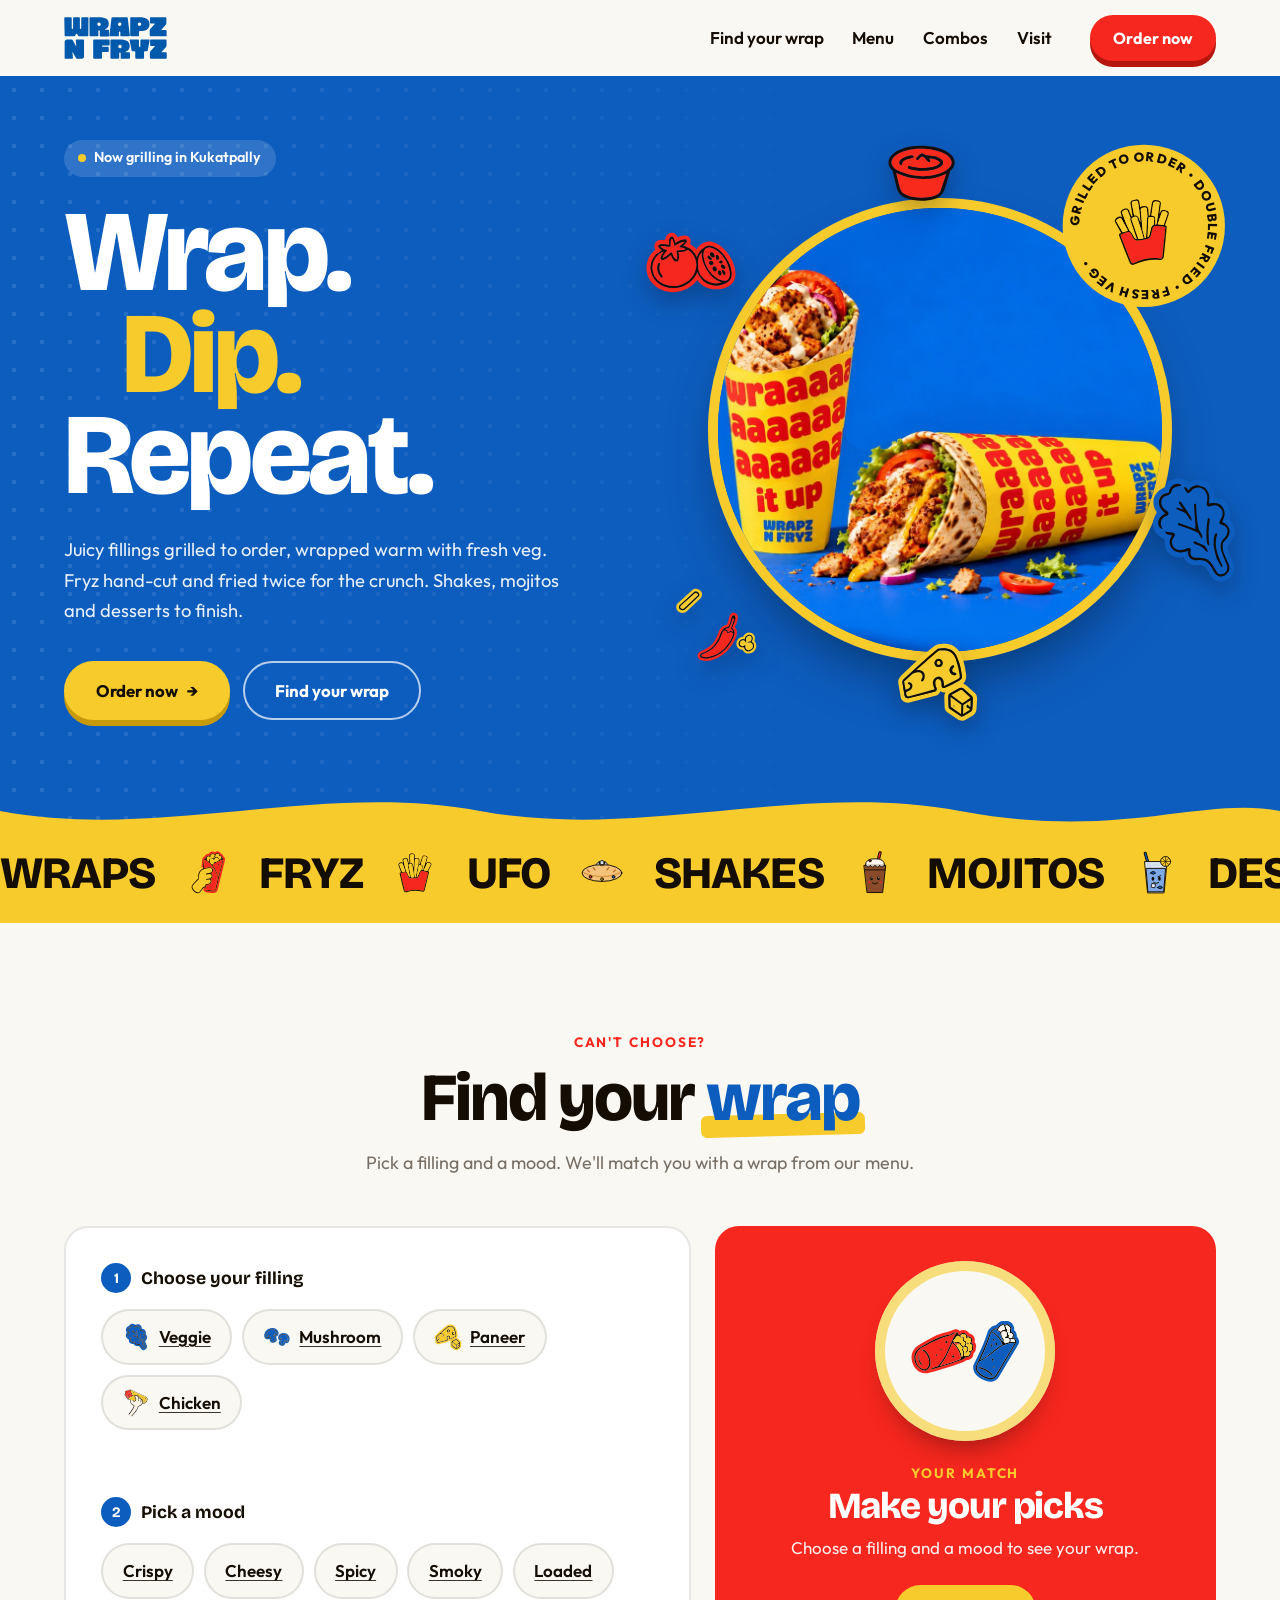
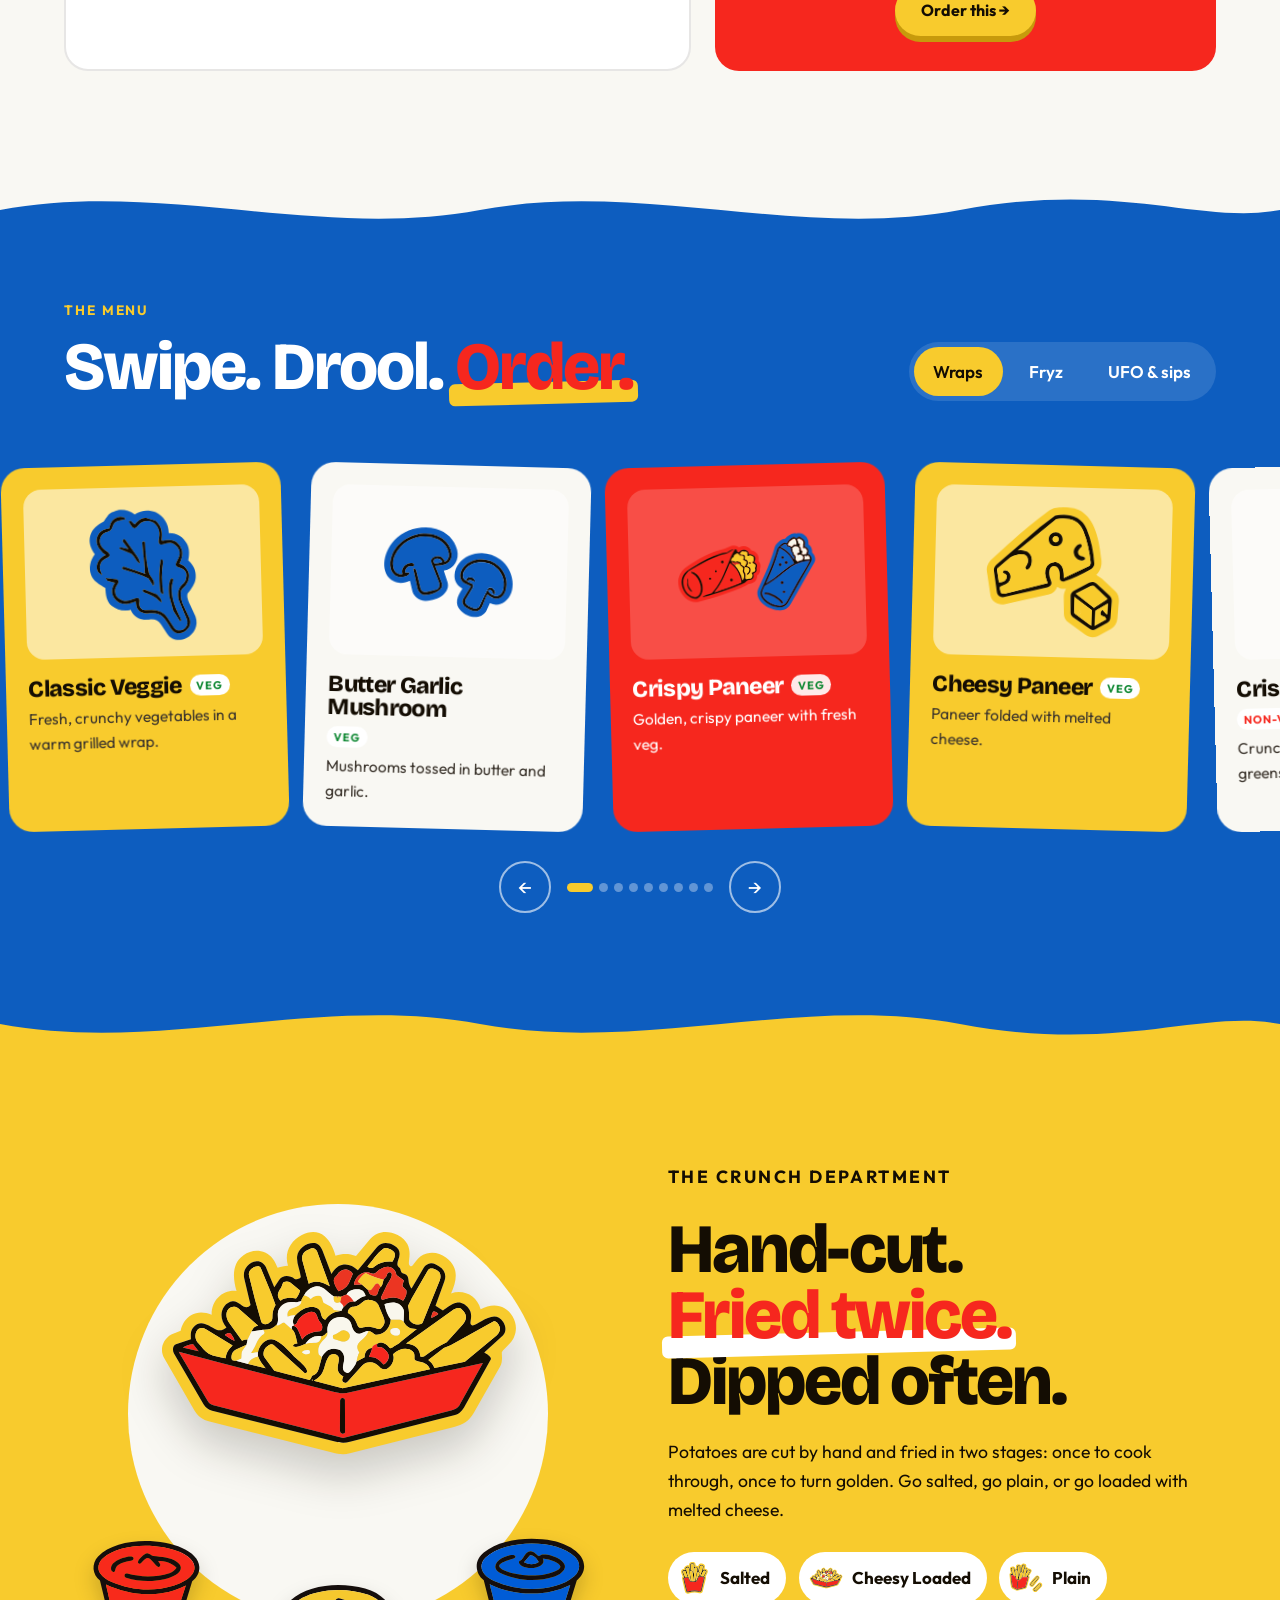
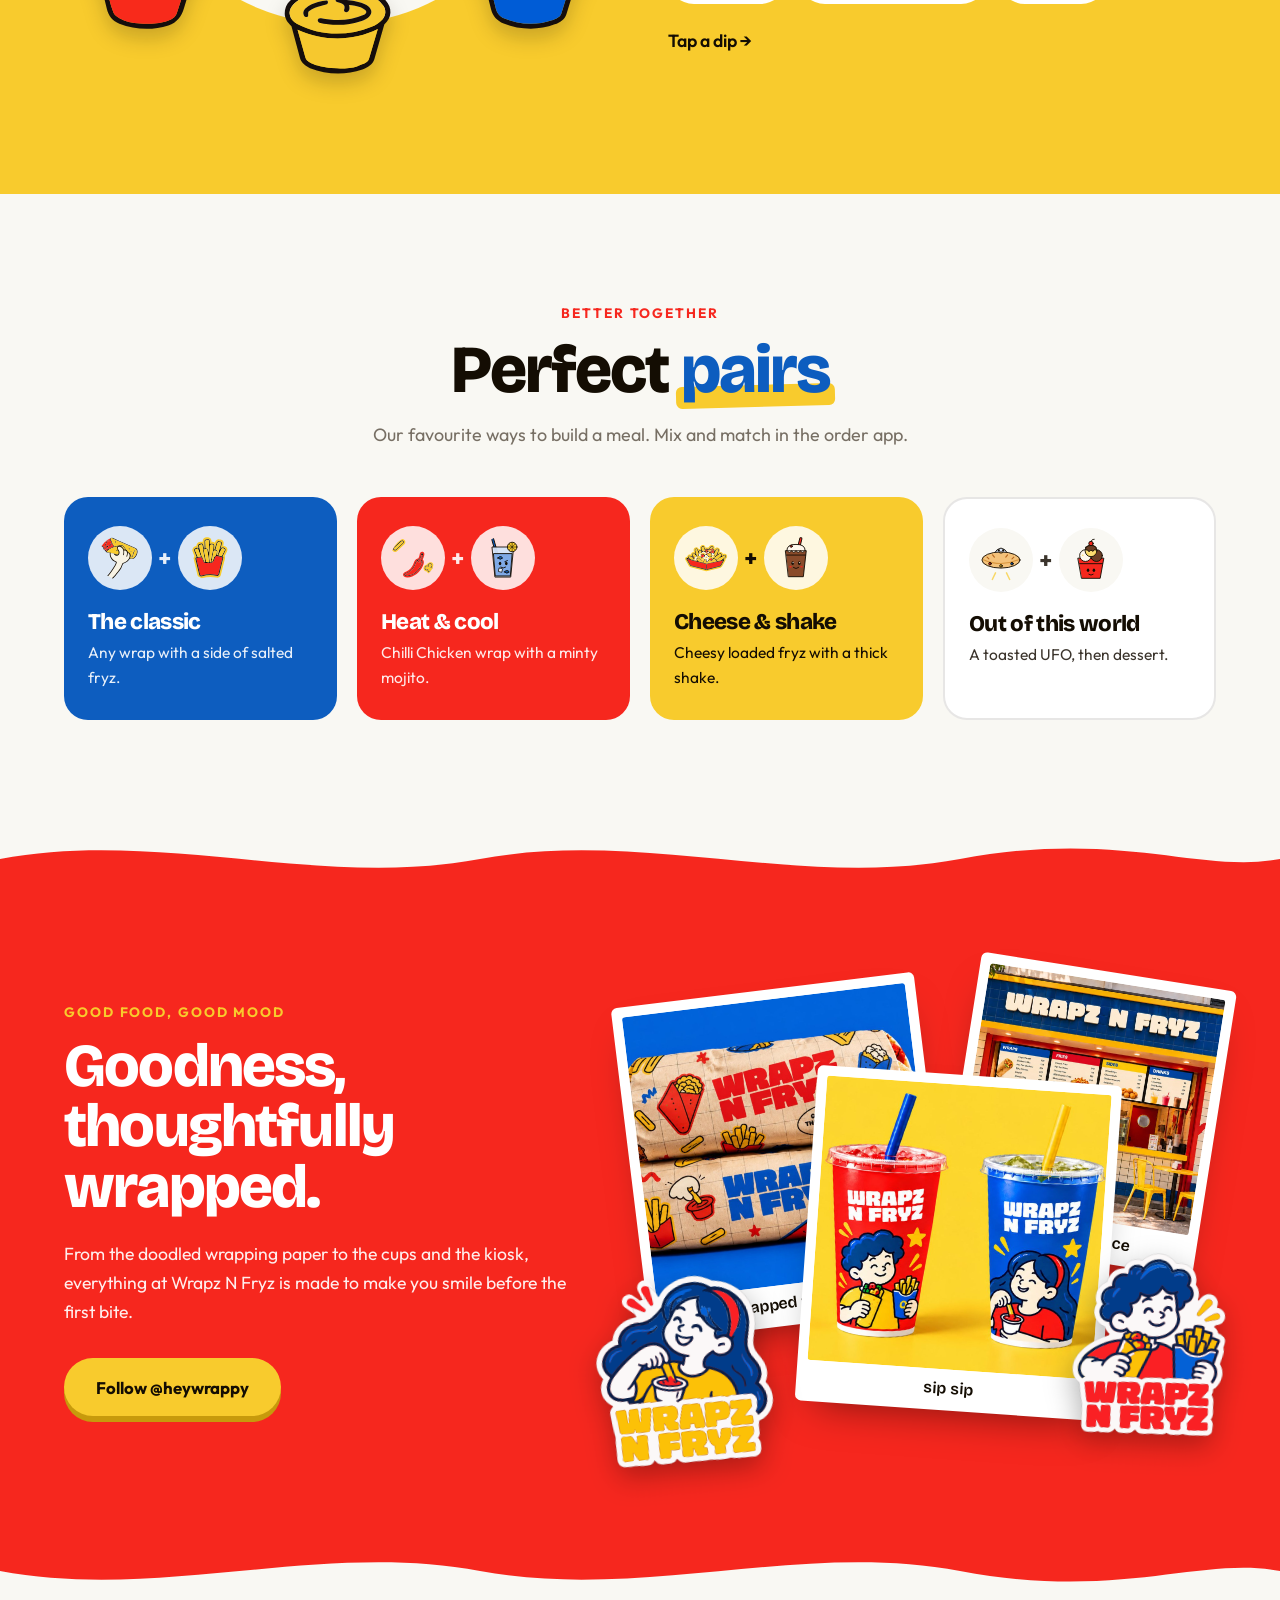
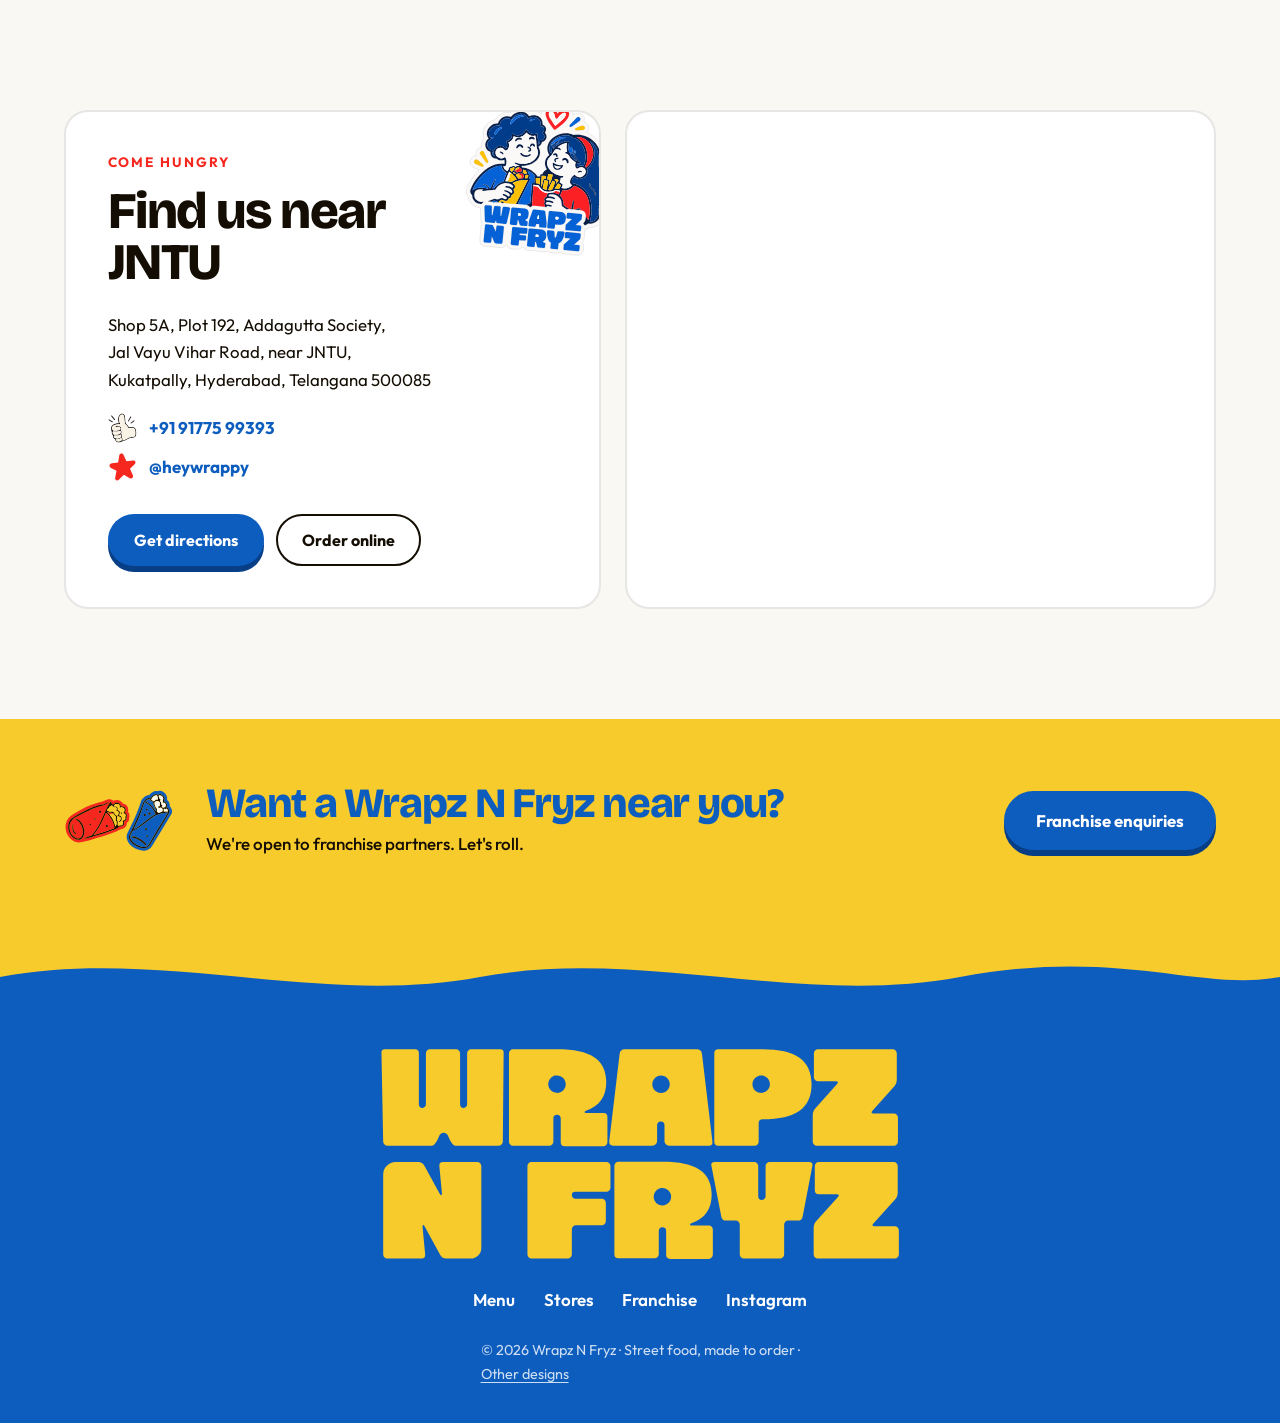
<file: index-6.html>
<!DOCTYPE html>
<html lang="en">
<head>
  <meta charset="UTF-8">
  <meta name="viewport" content="width=device-width, initial-scale=1.0">
  <title>Wrapz N Fryz — Wrap. Dip. Repeat. | Kukatpally, Hyderabad</title>
  <meta name="description" content="Wrapz N Fryz, Kukatpally, Hyderabad. Wraps grilled to order, hand-cut double-fried fryz, UFO wraps, thick shakes, mojitos and desserts.">
  <meta name="theme-color" content="#0D5DBF">
  <link rel="icon" type="image/svg+xml" href="images/favicon.svg">
  <link rel="preconnect" href="https://fonts.googleapis.com">
  <link rel="preconnect" href="https://fonts.gstatic.com" crossorigin>
  <link href="https://fonts.googleapis.com/css2?family=Bricolage+Grotesque:opsz,wght@12..96,600;12..96,700;12..96,800&family=Outfit:wght@400;500;600;700&display=swap" rel="stylesheet">
  <link rel="stylesheet" href="css/style-6.css">
</head>
<body>

  <!-- ============ NAV ============ -->
  <header class="nav" id="nav">
    <div class="wrap nav__in">
      <a href="#top" class="nav__logo" aria-label="Wrapz N Fryz home"><img src="images/brand/logo-wordmark.svg" alt="Wrapz N Fryz"></a>
      <nav class="nav__links" id="navLinks" aria-label="Main">
        <a href="#picker">Find your wrap</a>
        <a href="#menu">Menu</a>
        <a href="#pairs">Combos</a>
        <a href="#visit">Visit</a>
      </nav>
      <a class="btn btn--red nav__cta" href="https://order.wrapznfryz.com/home" target="_blank" rel="noopener">Order now</a>
      <button class="nav__toggle" id="toggle" aria-label="Open menu" aria-expanded="false"><span></span><span></span><span></span></button>
    </div>
  </header>

  <main id="top">

    <!-- ============ HERO ============ -->
    <section class="hero">
      <div class="wrap hero__in">
        <div class="hero__text">
          <p class="pill"><span class="pill__dot"></span> Now grilling in Kukatpally</p>
          <h1>
            <span class="w w--1">Wrap.</span>
            <span class="w w--2">Dip.</span>
            <span class="w w--3">Repeat.</span>
          </h1>
          <p class="lead">Juicy fillings grilled to order, wrapped warm with fresh veg. Fryz hand-cut and fried twice for the crunch. Shakes, mojitos and desserts to finish.</p>
          <div class="btns">
            <a class="btn btn--yellow btn--lg" href="https://order.wrapznfryz.com/home" target="_blank" rel="noopener">Order now <span class="arr">→</span></a>
            <a class="btn btn--light btn--lg" href="#picker">Find your wrap</a>
          </div>
        </div>

        <div class="hero__art" id="heroArt">
          <div class="hero__circle">
            <img src="images/photos/wrap-hero.jpg" alt="Two Wrapz N Fryz chicken wraps in yellow sleeves">
          </div>
          <svg class="badge" viewBox="0 0 200 200" aria-hidden="true">
            <defs><path id="circ" d="M100,100 m-78,0 a78,78 0 1,1 156,0 a78,78 0 1,1 -156,0"/></defs>
            <circle cx="100" cy="100" r="98" fill="#F8CB2D"/>
            <text><textPath href="#circ">GRILLED TO ORDER • DOUBLE FRIED • FRESH VEG • </textPath></text>
          </svg>
          <img class="badge__icon" src="images/clipart/fries-box.svg" alt="">
          <img class="float f1" data-d="18" src="images/clipart/tomato.svg" alt="">
          <img class="float f2" data-d="-22" src="images/clipart/chilli.svg" alt="">
          <img class="float f3" data-d="14" src="images/clipart/lettuce.svg" alt="">
          <img class="float f4" data-d="-16" src="images/clipart/cheese.svg" alt="">
          <img class="float f5" data-d="24" src="images/clipart/dip-red.svg" alt="">
        </div>
      </div>
      <svg class="wave wave--down" viewBox="0 0 1440 80" preserveAspectRatio="none" aria-hidden="true"><path d="M0,40 C180,80 360,0 540,40 C720,80 900,0 1080,40 C1260,80 1350,20 1440,40 L1440,80 L0,80 Z"/></svg>
    </section>

    <!-- ============ TICKER ============ -->
    <div class="ticker" aria-hidden="true">
      <div class="ticker__track">
        <span>Wraps</span><img src="images/clipart/wrap-in-hand.svg" alt=""><span>Fryz</span><img src="images/clipart/fries-box.svg" alt=""><span>UFO</span><img src="images/clipart/ufo.svg" alt=""><span>Shakes</span><img src="images/clipart/shake.svg" alt=""><span>Mojitos</span><img src="images/clipart/mojito.svg" alt=""><span>Desserts</span><img src="images/clipart/dessert.svg" alt="">
        <span>Wraps</span><img src="images/clipart/wrap-in-hand.svg" alt=""><span>Fryz</span><img src="images/clipart/fries-box.svg" alt=""><span>UFO</span><img src="images/clipart/ufo.svg" alt=""><span>Shakes</span><img src="images/clipart/shake.svg" alt=""><span>Mojitos</span><img src="images/clipart/mojito.svg" alt=""><span>Desserts</span><img src="images/clipart/dessert.svg" alt="">
      </div>
    </div>

    <!-- ============ FIND YOUR WRAP ============ -->
    <section class="sec picker" id="picker">
      <div class="wrap">
        <div class="head head--center">
          <p class="kicker">Can't choose?</p>
          <h2>Find your <span class="hl">wrap</span></h2>
          <p class="sub">Pick a filling and a mood. We'll match you with a wrap from our menu.</p>
        </div>

        <div class="picker__box">
          <div class="picker__qs">
            <div class="q">
              <p class="q__label"><b>1</b> Choose your filling</p>
              <div class="opts" data-q="base">
                <button class="opt" data-v="veg"><img src="images/clipart/lettuce.svg" alt=""> Veggie</button>
                <button class="opt" data-v="mushroom"><img src="images/clipart/mushrooms.svg" alt=""> Mushroom</button>
                <button class="opt" data-v="paneer"><img src="images/clipart/cheese.svg" alt=""> Paneer</button>
                <button class="opt" data-v="chicken"><img src="images/clipart/wrap-bite-hand.svg" alt=""> Chicken</button>
              </div>
            </div>
            <div class="q">
              <p class="q__label"><b>2</b> Pick a mood</p>
              <div class="opts" data-q="mood">
                <button class="opt" data-v="crispy">Crispy</button>
                <button class="opt" data-v="cheesy">Cheesy</button>
                <button class="opt" data-v="spicy">Spicy</button>
                <button class="opt" data-v="smoky">Smoky</button>
                <button class="opt" data-v="loaded">Loaded</button>
              </div>
            </div>
          </div>

          <div class="picker__result" id="pickResult" aria-live="polite">
            <div class="plate" id="plate">
              <img id="pickImg" src="images/clipart/wraps-duo.svg" alt="">
            </div>
            <p class="kicker kicker--light" id="pickKicker">Your match</p>
            <h3 id="pickName">Make your picks</h3>
            <p id="pickDesc">Choose a filling and a mood to see your wrap.</p>
            <a class="btn btn--yellow" id="pickBtn" href="https://order.wrapznfryz.com/home" target="_blank" rel="noopener">Order this →</a>
          </div>
        </div>
      </div>
    </section>

    <!-- ============ MENU CAROUSEL ============ -->
    <section class="sec menu" id="menu">
      <svg class="wave wave--top" viewBox="0 0 1440 80" preserveAspectRatio="none" aria-hidden="true"><path d="M0,40 C180,0 360,80 540,40 C720,0 900,80 1080,40 C1260,0 1350,60 1440,40 L1440,0 L0,0 Z"/></svg>
      <div class="wrap">
        <div class="head head--row">
          <div>
            <p class="kicker kicker--light">The menu</p>
            <h2>Swipe. Drool. <span class="hl hl--red">Order.</span></h2>
          </div>
          <div class="tabs" role="tablist" aria-label="Menu categories">
            <button class="tab is-on" data-cat="wraps">Wraps</button>
            <button class="tab" data-cat="fryz">Fryz</button>
            <button class="tab" data-cat="more">UFO &amp; sips</button>
          </div>
        </div>
      </div>
      <div class="carousel">
        <div class="carousel__track" id="track"><!-- js --></div>
      </div>
      <div class="wrap carousel__nav">
        <button class="arrow" id="prev" aria-label="Previous">←</button>
        <div class="dots" id="dots"></div>
        <button class="arrow" id="next" aria-label="Next">→</button>
      </div>
      <svg class="wave wave--down wave--cream" viewBox="0 0 1440 80" preserveAspectRatio="none" aria-hidden="true"><path d="M0,40 C180,80 360,0 540,40 C720,80 900,0 1080,40 C1260,80 1350,20 1440,40 L1440,80 L0,80 Z"/></svg>
    </section>

    <!-- ============ FRYZ & DIPS ============ -->
    <section class="sec fryz">
      <div class="wrap fryz__in">
        <div class="fryz__art">
          <div class="fryz__glow"></div>
          <img class="fryz__main" src="images/clipart/loaded-fries.svg" alt="Loaded fryz with melted cheese">
          <button class="dip dip--1" data-dip="red" aria-label="Red dip"><img src="images/clipart/dip-red.svg" alt=""></button>
          <button class="dip dip--2" data-dip="yellow" aria-label="Yellow dip"><img src="images/clipart/dip-yellow.svg" alt=""></button>
          <button class="dip dip--3" data-dip="blue" aria-label="Blue dip"><img src="images/clipart/dip-blue.svg" alt=""></button>
        </div>
        <div class="fryz__text">
          <p class="kicker">The crunch department</p>
          <h2>Hand-cut.<br><span class="hl hl--red">Fried twice.</span><br>Dipped often.</h2>
          <p>Potatoes are cut by hand and fried in two stages: once to cook through, once to turn golden. Go salted, go plain, or go loaded with melted cheese.</p>
          <div class="fryz__types">
            <div><img src="images/clipart/fries-box.svg" alt=""><span>Salted</span></div>
            <div><img src="images/clipart/loaded-fries.svg" alt=""><span>Cheesy Loaded</span></div>
            <div><img src="images/clipart/fries-and-sticks.svg" alt=""><span>Plain</span></div>
          </div>
          <p class="tip" id="dipTip">Tap a dip →</p>
        </div>
      </div>
    </section>

    <!-- ============ PERFECT PAIRS ============ -->
    <section class="sec pairs" id="pairs">
      <div class="wrap">
        <div class="head head--center">
          <p class="kicker">Better together</p>
          <h2>Perfect <span class="hl">pairs</span></h2>
          <p class="sub">Our favourite ways to build a meal. Mix and match in the order app.</p>
        </div>
        <div class="pairs__grid">
          <article class="pair pair--blue">
            <div class="pair__icons"><img src="images/clipart/wrap-bite-hand.svg" alt=""><span>+</span><img src="images/clipart/fries-box.svg" alt=""></div>
            <h3>The classic</h3>
            <p>Any wrap with a side of salted fryz.</p>
          </article>
          <article class="pair pair--red">
            <div class="pair__icons"><img src="images/clipart/chilli.svg" alt=""><span>+</span><img src="images/clipart/mojito.svg" alt=""></div>
            <h3>Heat &amp; cool</h3>
            <p>Chilli Chicken wrap with a minty mojito.</p>
          </article>
          <article class="pair pair--yellow">
            <div class="pair__icons"><img src="images/clipart/loaded-fries.svg" alt=""><span>+</span><img src="images/clipart/shake.svg" alt=""></div>
            <h3>Cheese &amp; shake</h3>
            <p>Cheesy loaded fryz with a thick shake.</p>
          </article>
          <article class="pair pair--cream">
            <div class="pair__icons"><img src="images/clipart/ufo.svg" alt=""><span>+</span><img src="images/clipart/dessert.svg" alt=""></div>
            <h3>Out of this world</h3>
            <p>A toasted UFO, then dessert.</p>
          </article>
        </div>
      </div>
    </section>

    <!-- ============ GOODNESS (photos + stickers) ============ -->
    <section class="sec goodness">
      <svg class="wave wave--top wave--red" viewBox="0 0 1440 80" preserveAspectRatio="none" aria-hidden="true"><path d="M0,40 C180,0 360,80 540,40 C720,0 900,80 1080,40 C1260,0 1350,60 1440,40 L1440,0 L0,0 Z"/></svg>
      <div class="wrap goodness__in">
        <div class="goodness__text">
          <p class="kicker kicker--light">Good food, good mood</p>
          <h2>Goodness, thoughtfully wrapped.</h2>
          <p>From the doodled wrapping paper to the cups and the kiosk, everything at Wrapz N Fryz is made to make you smile before the first bite.</p>
          <a class="btn btn--yellow btn--lg" href="https://instagram.com/heywrappy" target="_blank" rel="noopener">Follow @heywrappy</a>
        </div>
        <div class="polaroids">
          <figure class="pol pol--1"><img src="images/photos/wrapped-pack.jpg" alt="Wraps in Wrapz N Fryz printed paper" loading="lazy"><figcaption>wrapped with love</figcaption></figure>
          <figure class="pol pol--2"><img src="images/photos/drink-cups.jpg" alt="Wrapz N Fryz drink cups" loading="lazy"><figcaption>sip sip</figcaption></figure>
          <figure class="pol pol--3"><img src="images/photos/storefront.jpg" alt="Wrapz N Fryz kiosk" loading="lazy"><figcaption>our happy place</figcaption></figure>
          <img class="stk stk--1" src="images/stickers/girl-dip.svg" alt="">
          <img class="stk stk--2" src="images/stickers/boy-wrap-fries.svg" alt="">
        </div>
      </div>
      <svg class="wave wave--down wave--cream" viewBox="0 0 1440 80" preserveAspectRatio="none" aria-hidden="true"><path d="M0,40 C180,80 360,0 540,40 C720,80 900,0 1080,40 C1260,80 1350,20 1440,40 L1440,80 L0,80 Z"/></svg>
    </section>

    <!-- ============ VISIT ============ -->
    <section class="sec visit" id="visit">
      <div class="wrap visit__in">
        <div class="visit__card">
          <img class="visit__stk" src="images/stickers/couple.svg" alt="">
          <p class="kicker">Come hungry</p>
          <h2>Find us near JNTU</h2>
          <address>Shop 5A, Plot 192, Addagutta Society,<br>Jal Vayu Vihar Road, near JNTU,<br>Kukatpally, Hyderabad, Telangana 500085</address>
          <ul class="visit__list">
            <li><img src="images/clipart/thumbs-up.svg" alt=""><a href="tel:+919177599393">+91 91775 99393</a></li>
            <li><img src="images/clipart/star.svg" alt=""><a href="https://instagram.com/heywrappy" target="_blank" rel="noopener">@heywrappy</a></li>
          </ul>
          <div class="btns">
            <a class="btn btn--blue" href="https://www.google.com/maps/search/?api=1&query=17.4849,78.4138" target="_blank" rel="noopener">Get directions</a>
            <a class="btn btn--outline" href="https://order.wrapznfryz.com/home" target="_blank" rel="noopener">Order online</a>
          </div>
        </div>
        <div class="visit__map">
          <iframe title="Wrapz N Fryz on the map" loading="lazy" referrerpolicy="no-referrer-when-downgrade" src="https://maps.google.com/maps?q=17.4849,78.4138&z=16&output=embed"></iframe>
        </div>
      </div>
    </section>

    <!-- ============ FRANCHISE ============ -->
    <section class="franchise">
      <div class="wrap franchise__in">
        <img class="franchise__icon" src="images/clipart/wraps-duo.svg" alt="">
        <div>
          <h2>Want a Wrapz N Fryz near you?</h2>
          <p>We're open to franchise partners. Let's roll.</p>
        </div>
        <a class="btn btn--blue btn--lg" href="https://wrapznfryz.com/franchise" target="_blank" rel="noopener">Franchise enquiries</a>
      </div>
    </section>
  </main>

  <!-- ============ FOOTER ============ -->
  <footer class="foot">
    <svg class="wave wave--top wave--yellow" viewBox="0 0 1440 80" preserveAspectRatio="none" aria-hidden="true"><path d="M0,40 C180,0 360,80 540,40 C720,0 900,80 1080,40 C1260,0 1350,60 1440,40 L1440,0 L0,0 Z"/></svg>
    <div class="wrap foot__in">
      <img class="foot__logo" src="images/brand/logo-wordmark-yellow.svg" alt="Wrapz N Fryz">
      <nav aria-label="Footer">
        <a href="#menu">Menu</a>
        <a href="https://wrapznfryz.com/stores" target="_blank" rel="noopener">Stores</a>
        <a href="https://wrapznfryz.com/franchise" target="_blank" rel="noopener">Franchise</a>
        <a href="https://instagram.com/heywrappy" target="_blank" rel="noopener">Instagram</a>
      </nav>
      <p>© <span id="year">2026</span> Wrapz N Fryz · Street food, made to order · <a class="opts" href="index-5.html">Other designs</a></p>
    </div>
  </footer>

  <a class="fab" href="https://order.wrapznfryz.com/home" target="_blank" rel="noopener" aria-label="Order now"><img src="images/clipart/wrap-in-hand.svg" alt=""></a>

  <script src="js/main-6.js"></script>
</body>
</html>
</file>
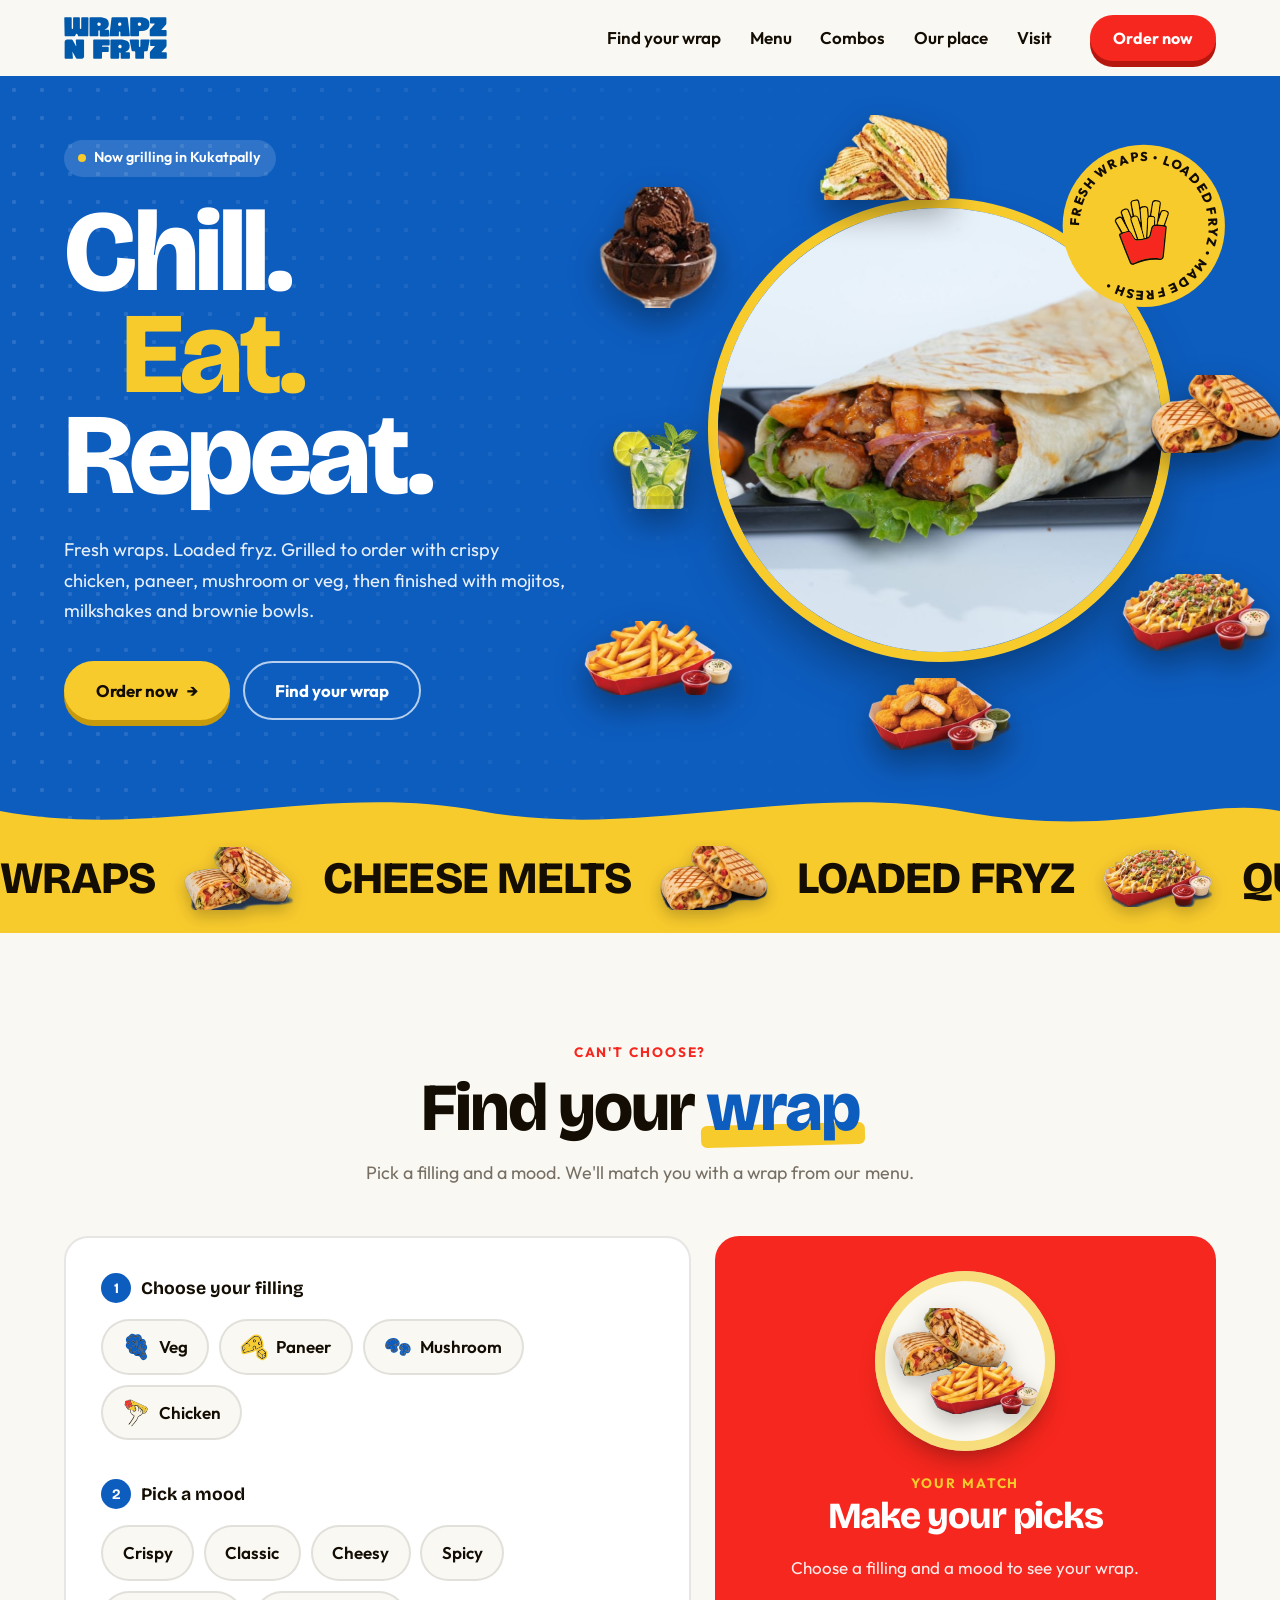
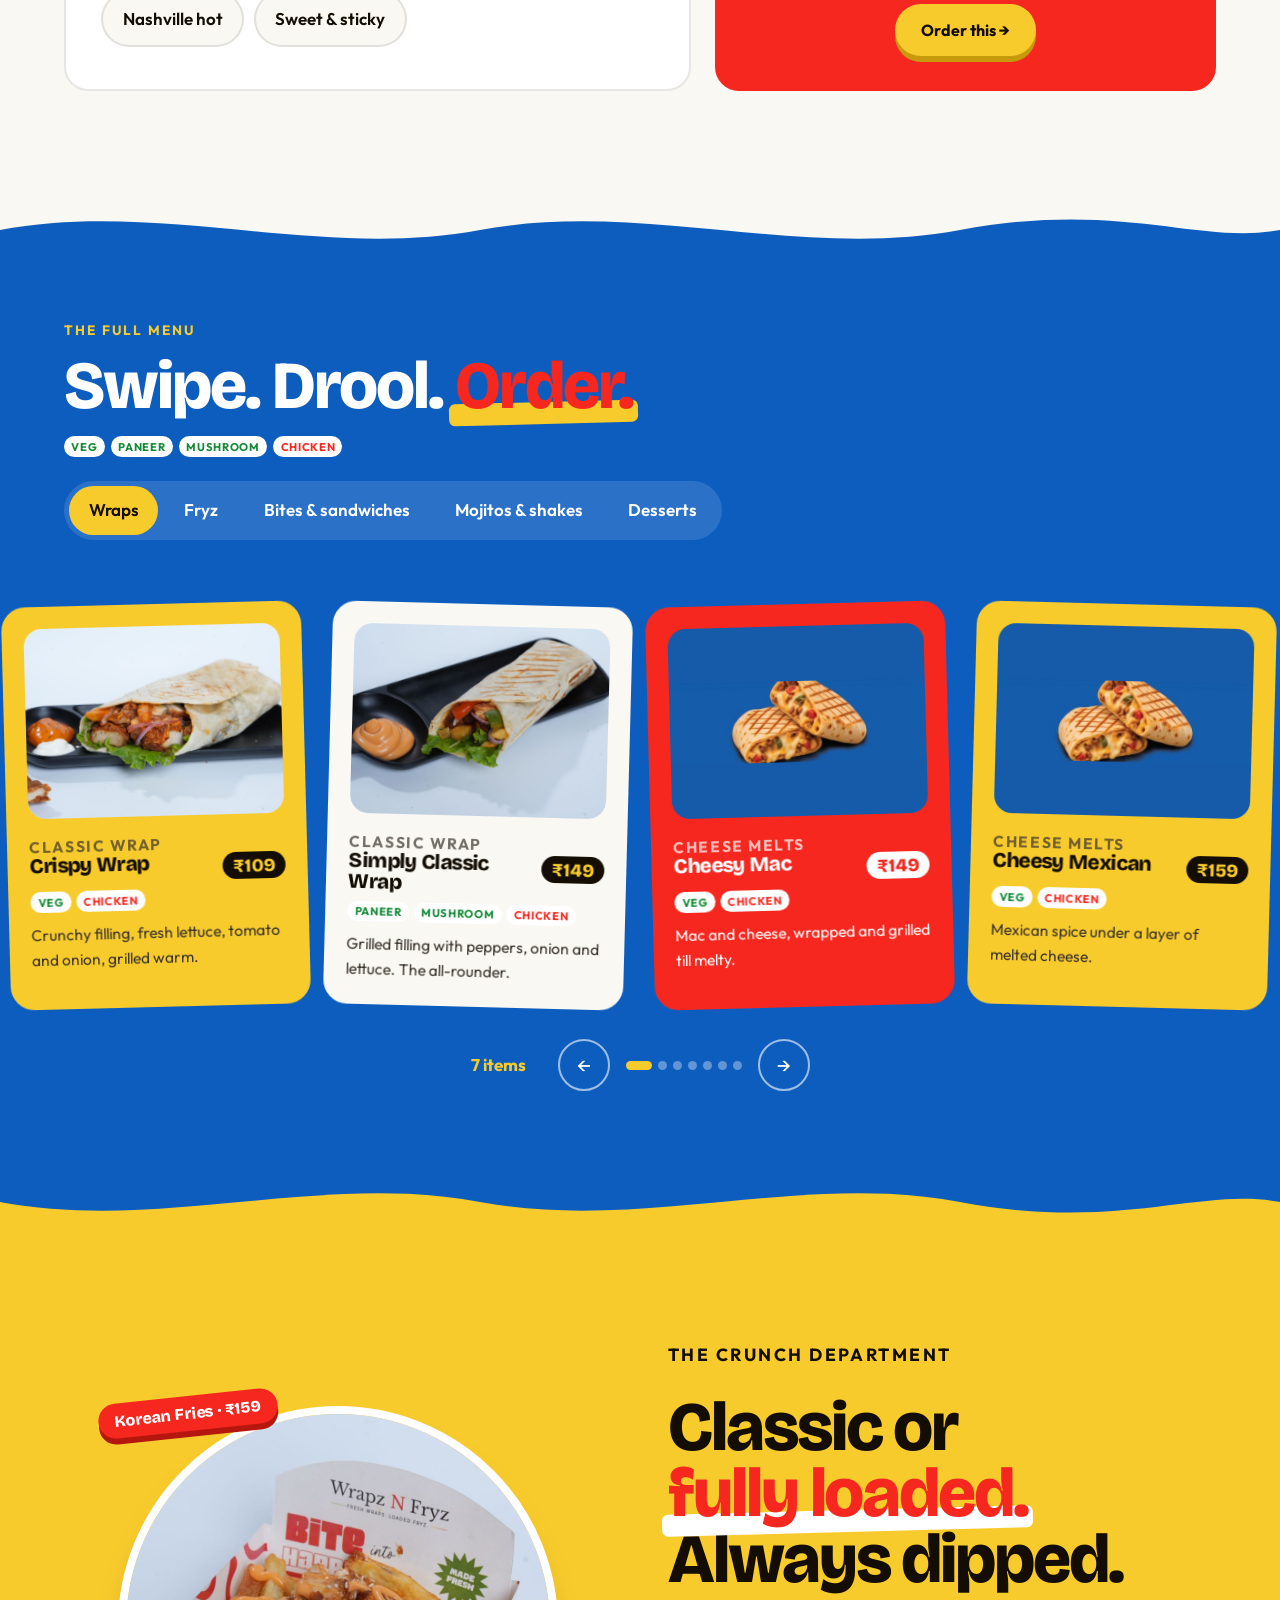
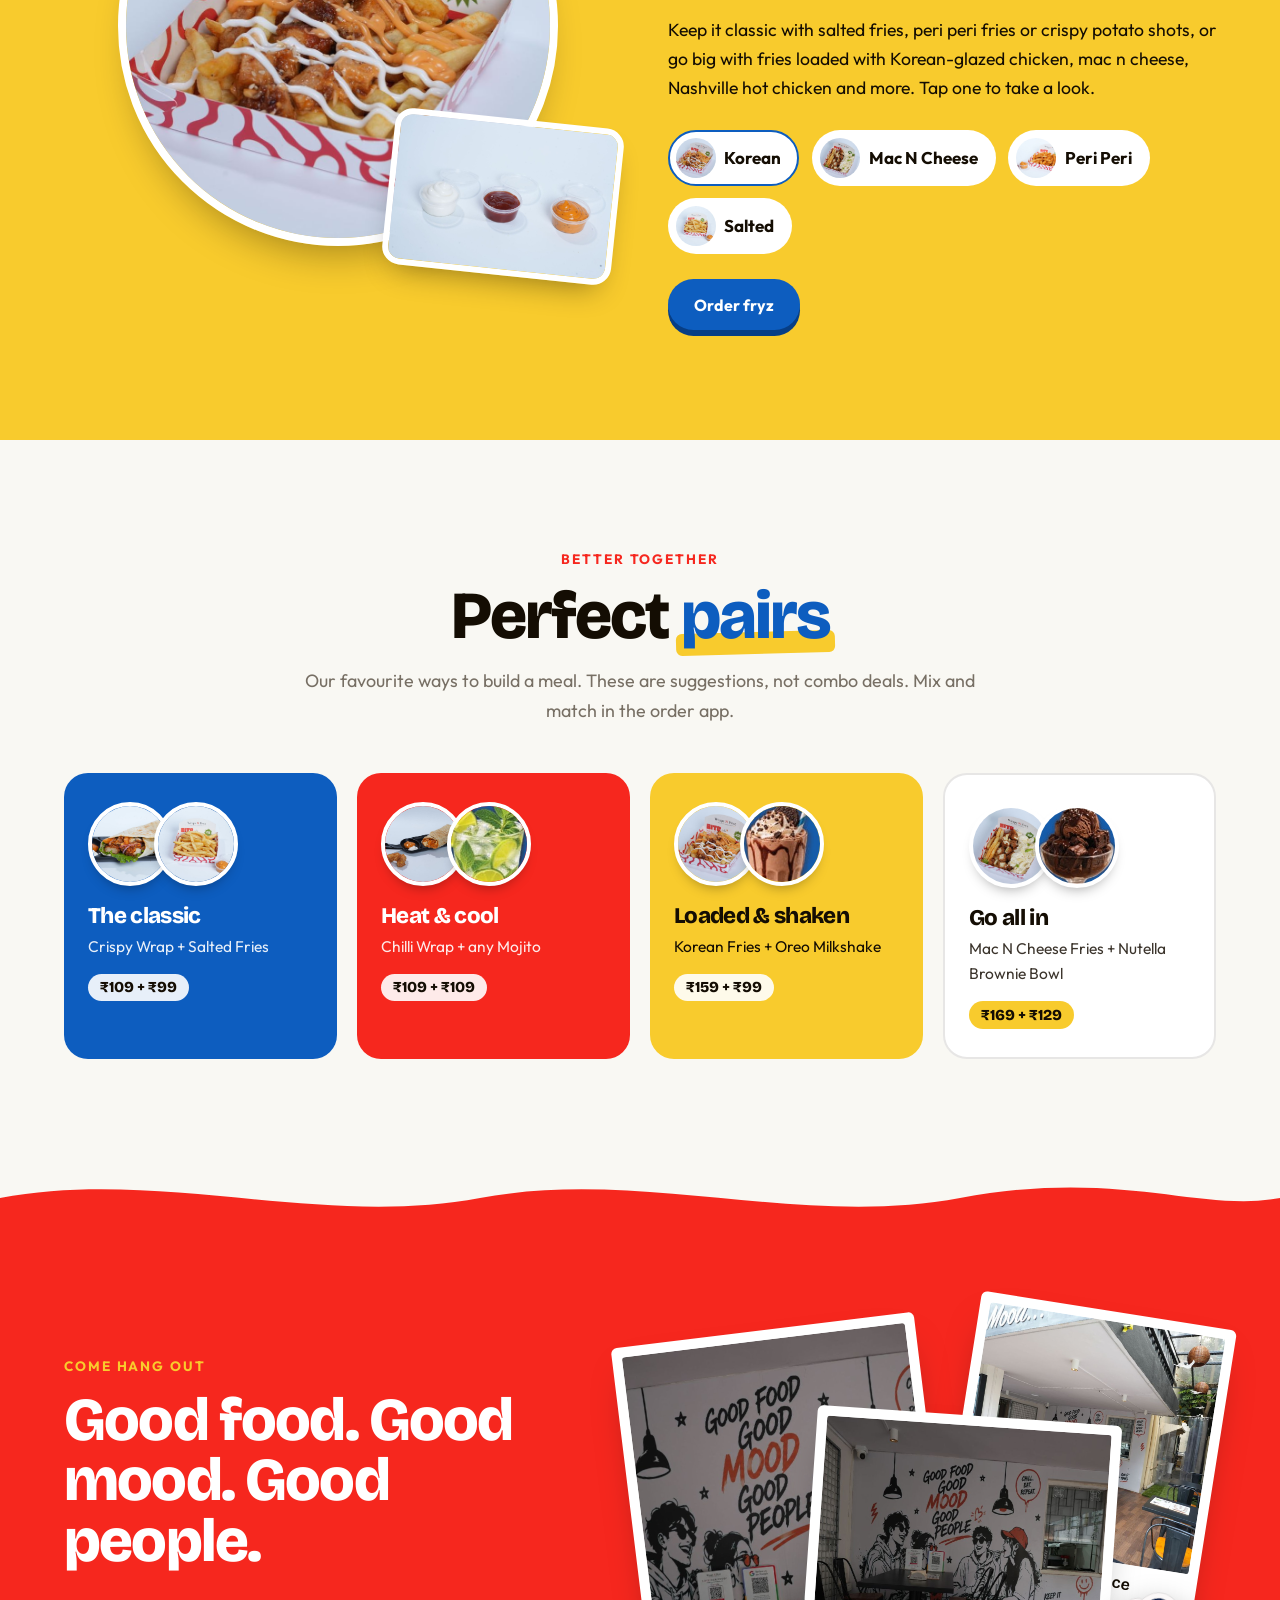
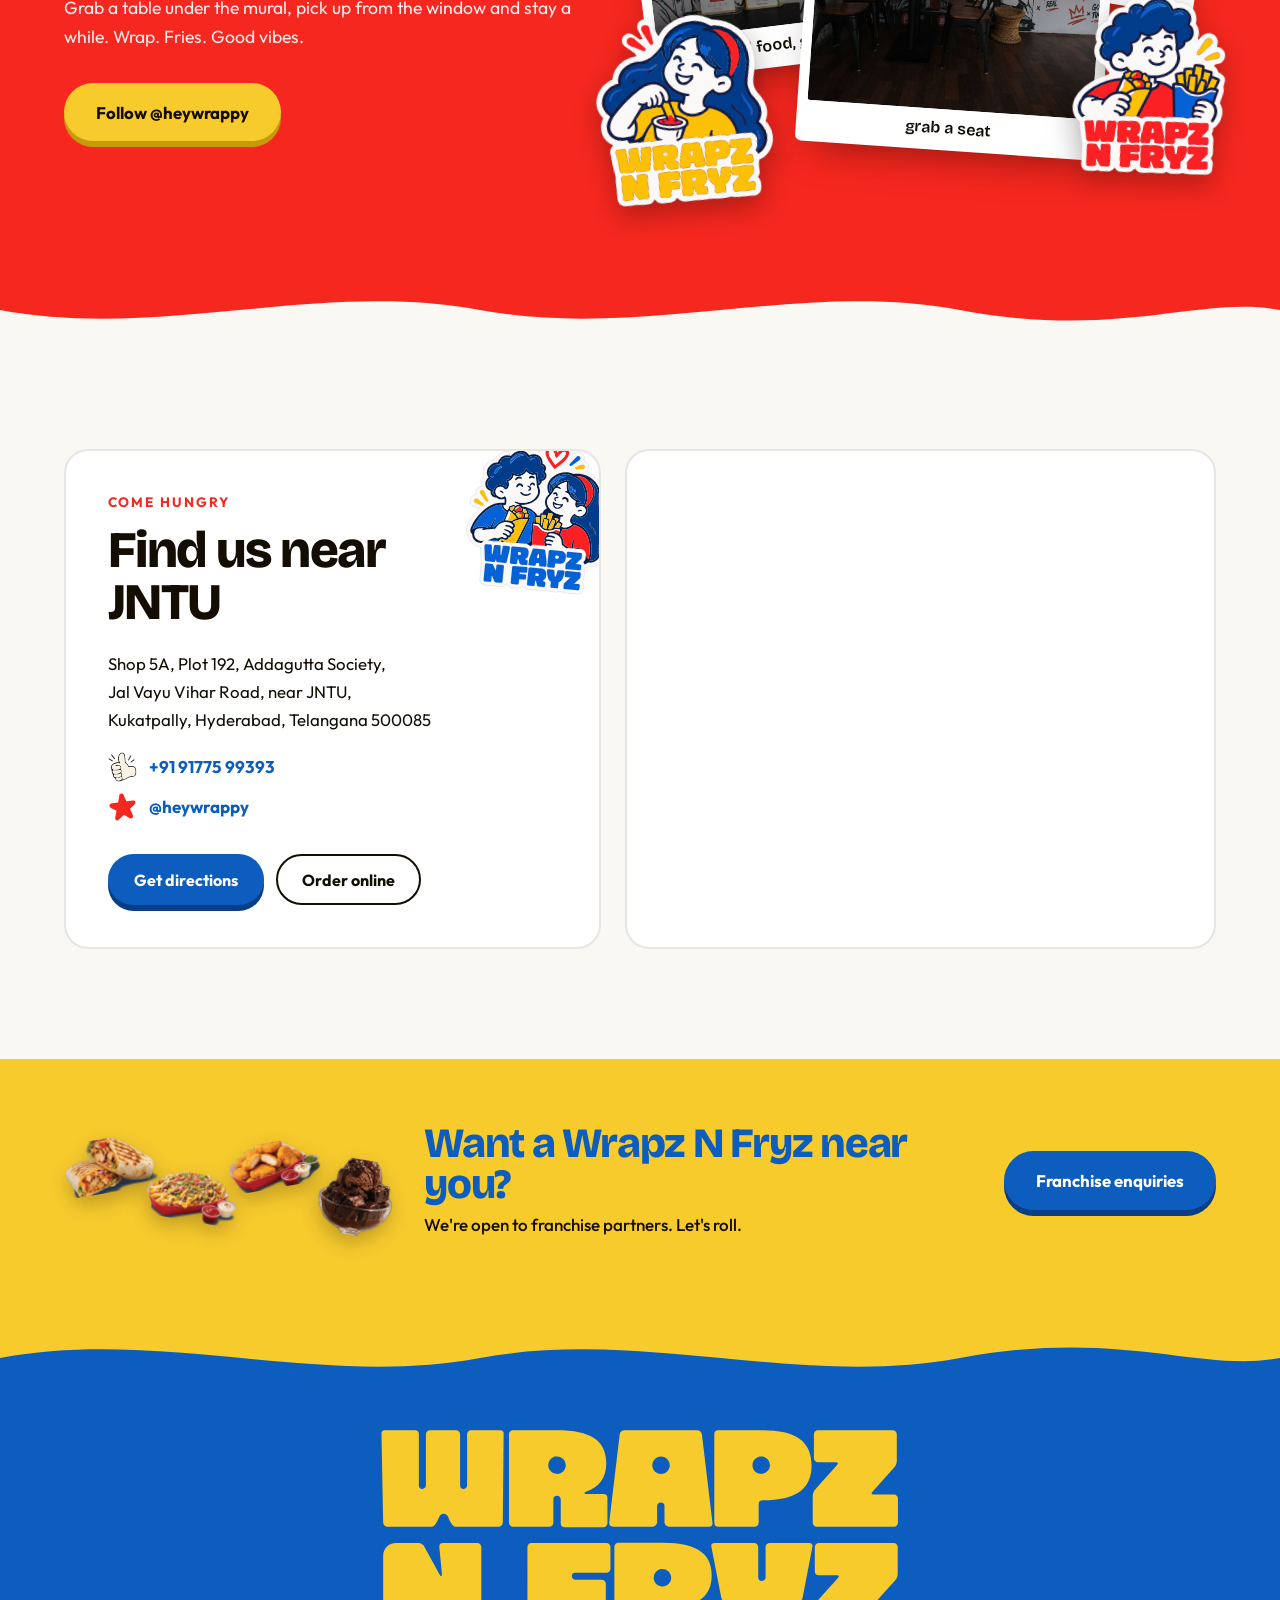
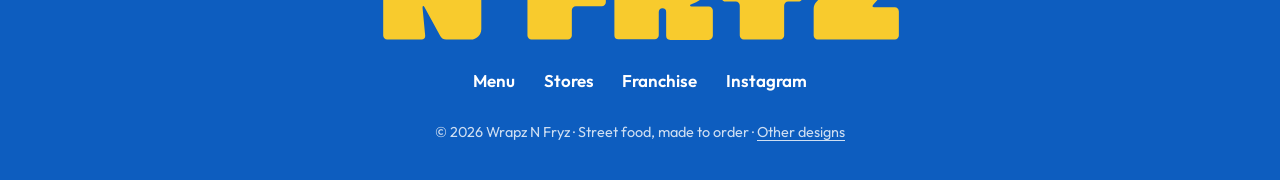
<file: index-7.html>
<!DOCTYPE html>
<html lang="en">
<head>
  <meta charset="UTF-8">
  <meta name="viewport" content="width=device-width, initial-scale=1.0">
  <title>Wrapz N Fryz — Fresh wraps. Loaded fryz. | Kukatpally, Hyderabad</title>
  <meta name="description" content="Wrapz N Fryz, Kukatpally, Hyderabad. Fresh wraps, loaded fryz, quick bites, grill sandwiches, mojitos, milkshakes, brownie bowls and ice creams.">
  <meta name="theme-color" content="#0D5DBF">
  <link rel="icon" type="image/svg+xml" href="images/favicon.svg">
  <link rel="preconnect" href="https://fonts.googleapis.com">
  <link rel="preconnect" href="https://fonts.gstatic.com" crossorigin>
  <link href="https://fonts.googleapis.com/css2?family=Bricolage+Grotesque:opsz,wght@12..96,600;12..96,700;12..96,800&family=Outfit:wght@400;500;600;700&display=swap" rel="stylesheet">
  <link rel="stylesheet" href="css/style-7.css">
</head>
<body>

  <!-- ============ NAV ============ -->
  <header class="nav" id="nav">
    <div class="wrap nav__in">
      <a href="#top" class="nav__logo" aria-label="Wrapz N Fryz home"><img src="images/brand/logo-wordmark.svg" alt="Wrapz N Fryz"></a>
      <nav class="nav__links" id="navLinks" aria-label="Main">
        <a href="#picker">Find your wrap</a>
        <a href="#menu">Menu</a>
        <a href="#pairs">Combos</a>
        <a href="#vibe">Our place</a>
        <a href="#visit">Visit</a>
      </nav>
      <a class="btn btn--red nav__cta" href="https://order.wrapznfryz.com/home" target="_blank" rel="noopener">Order now</a>
      <button class="nav__toggle" id="toggle" aria-label="Open menu" aria-expanded="false"><span></span><span></span><span></span></button>
    </div>
  </header>

  <main id="top">

    <!-- ============ HERO ============ -->
    <section class="hero">
      <div class="wrap hero__in">
        <div class="hero__text">
          <p class="pill"><span class="pill__dot"></span> Now grilling in Kukatpally</p>
          <h1>
            <span class="w w--1">Chill.</span>
            <span class="w w--2">Eat.</span>
            <span class="w w--3">Repeat.</span>
          </h1>
          <p class="lead">Fresh wraps. Loaded fryz. Grilled to order with crispy chicken, paneer, mushroom or veg, then finished with mojitos, milkshakes and brownie bowls.</p>
          <div class="btns">
            <a class="btn btn--yellow btn--lg" href="https://order.wrapznfryz.com/home" target="_blank" rel="noopener">Order now <span class="arr">→</span></a>
            <a class="btn btn--light btn--lg" href="#picker">Find your wrap</a>
          </div>
        </div>

        <div class="hero__art" id="heroArt">
          <div class="hero__circle">
            <img src="images/food/wrap-crispy-chicken.jpg" alt="Crispy chicken wrap with lettuce, tomato and onion, with two dips">
          </div>
          <svg class="badge" viewBox="0 0 200 200" aria-hidden="true">
            <defs><path id="circ" d="M100,100 m-78,0 a78,78 0 1,1 156,0 a78,78 0 1,1 -156,0"/></defs>
            <circle cx="100" cy="100" r="98" fill="#F8CB2D"/>
            <text><textPath href="#circ">FRESH WRAPS • LOADED FRYZ • MADE FRESH • </textPath></text>
          </svg>
          <img class="badge__icon" src="images/clipart/fries-box.svg" alt="">
          <img class="float pf pf1" data-d="16" src="images/cutouts/brownie-bowl.png" alt="Brownie bowl">
          <img class="float pf pf2" data-d="16" src="images/cutouts/mojito.png" alt="Mojito">
          <img class="float pf pf3" data-d="16" src="images/cutouts/fryz-classic.png" alt="Classic fryz">
          <img class="float pf pf4" data-d="-16" src="images/cutouts/quick-bites.png" alt="Golden nuggets">
          <img class="float pf pf5" data-d="24" src="images/cutouts/sandwich.png" alt="Grill sandwich">
          <img class="float pf pf6" data-d="-20" src="images/cutouts/fryz-loaded.png" alt="Loaded fryz">
          <img class="float pf pf7" data-d="16" src="images/cutouts/wrap-cheese-melt.png" alt="Cheese melt wrap">
        </div>
      </div>
      <svg class="wave wave--down" viewBox="0 0 1440 80" preserveAspectRatio="none" aria-hidden="true"><path d="M0,40 C180,80 360,0 540,40 C720,80 900,0 1080,40 C1260,80 1350,20 1440,40 L1440,80 L0,80 Z"/></svg>
    </section>

    <!-- ============ TICKER ============ -->
    <div class="ticker" aria-hidden="true">
      <div class="ticker__track">
        <span>Wraps</span><img src="images/cutouts/wrap-classic.png" alt=""><span>Cheese Melts</span><img src="images/cutouts/wrap-cheese-melt.png" alt=""><span>Loaded Fryz</span><img src="images/cutouts/fryz-loaded.png" alt=""><span>Quick Bites</span><img src="images/cutouts/quick-bites.png" alt=""><span>Sandwiches</span><img src="images/cutouts/sandwich.png" alt=""><span>Mojitos</span><img src="images/cutouts/mojito.png" alt=""><span>Milkshakes</span><img src="images/cutouts/shake-oreo.png" alt=""><span>Brownie Bowls</span><img src="images/cutouts/brownie-bowl.png" alt=""><span>Classic Fryz</span><img src="images/cutouts/fryz-classic.png" alt="">
        <span>Wraps</span><img src="images/cutouts/wrap-classic.png" alt=""><span>Cheese Melts</span><img src="images/cutouts/wrap-cheese-melt.png" alt=""><span>Loaded Fryz</span><img src="images/cutouts/fryz-loaded.png" alt=""><span>Quick Bites</span><img src="images/cutouts/quick-bites.png" alt=""><span>Sandwiches</span><img src="images/cutouts/sandwich.png" alt=""><span>Mojitos</span><img src="images/cutouts/mojito.png" alt=""><span>Milkshakes</span><img src="images/cutouts/shake-oreo.png" alt=""><span>Brownie Bowls</span><img src="images/cutouts/brownie-bowl.png" alt=""><span>Classic Fryz</span><img src="images/cutouts/fryz-classic.png" alt="">
      </div>
    </div>

    <!-- ============ FIND YOUR WRAP ============ -->
    <section class="sec picker" id="picker">
      <div class="wrap">
        <div class="head head--center">
          <p class="kicker">Can't choose?</p>
          <h2>Find your <span class="hl">wrap</span></h2>
          <p class="sub">Pick a filling and a mood. We'll match you with a wrap from our menu.</p>
        </div>

        <div class="picker__box">
          <div class="picker__qs">
            <div class="q">
              <p class="q__label"><b>1</b> Choose your filling</p>
              <div class="opts" data-q="base">
                <button class="opt" data-v="veg"><img src="images/clipart/lettuce.svg" alt=""> Veg</button>
                <button class="opt" data-v="paneer"><img src="images/clipart/cheese.svg" alt=""> Paneer</button>
                <button class="opt" data-v="mushroom"><img src="images/clipart/mushrooms.svg" alt=""> Mushroom</button>
                <button class="opt" data-v="chicken"><img src="images/clipart/wrap-bite-hand.svg" alt=""> Chicken</button>
              </div>
            </div>
            <div class="q">
              <p class="q__label"><b>2</b> Pick a mood</p>
              <div class="opts" data-q="mood">
                <button class="opt" data-v="crispy">Crispy</button>
                <button class="opt" data-v="classic">Classic</button>
                <button class="opt" data-v="cheesy">Cheesy</button>
                <button class="opt" data-v="spicy">Spicy</button>
                <button class="opt" data-v="hot">Nashville hot</button>
                <button class="opt" data-v="sweet">Sweet &amp; sticky</button>
              </div>
            </div>
          </div>

          <div class="picker__result" id="pickResult" aria-live="polite">
            <div class="plate" id="plate">
              <img id="pickImg" src="images/cutouts/wrap-and-fryz.png" alt="A wrap and fries" data-clip="1">
            </div>
            <p class="kicker kicker--light" id="pickKicker">Your match</p>
            <h3 id="pickName">Make your picks</h3>
            <p class="pick__price" id="pickPrice"></p>
            <p id="pickDesc">Choose a filling and a mood to see your wrap.</p>
            <a class="btn btn--yellow" id="pickBtn" href="https://order.wrapznfryz.com/home" target="_blank" rel="noopener">Order this →</a>
          </div>
        </div>
      </div>
    </section>

    <!-- ============ MENU CAROUSEL ============ -->
    <section class="sec menu" id="menu">
      <svg class="wave wave--top" viewBox="0 0 1440 80" preserveAspectRatio="none" aria-hidden="true"><path d="M0,40 C180,0 360,80 540,40 C720,0 900,80 1080,40 C1260,0 1350,60 1440,40 L1440,0 L0,0 Z"/></svg>
      <div class="wrap">
        <div class="head head--row">
          <div>
            <p class="kicker kicker--light">The full menu</p>
            <h2>Swipe. Drool. <span class="hl hl--red">Order.</span></h2>
            <p class="menu__legend"><span class="tagd tagd--veg">Veg</span><span class="tagd tagd--paneer">Paneer</span><span class="tagd tagd--mushroom">Mushroom</span><span class="tagd tagd--chicken">Chicken</span></p>
          </div>
          <div class="tabs" role="tablist" aria-label="Menu categories">
            <button class="tab is-on" data-cat="wraps">Wraps</button>
            <button class="tab" data-cat="fryz">Fryz</button>
            <button class="tab" data-cat="bites">Bites &amp; sandwiches</button>
            <button class="tab" data-cat="drinks">Mojitos &amp; shakes</button>
            <button class="tab" data-cat="desserts">Desserts</button>
          </div>
        </div>
      </div>
      <div class="carousel">
        <div class="carousel__track" id="track"><!-- js --></div>
      </div>
      <div class="wrap carousel__nav">
        <p class="carousel__count" id="count"></p>
        <button class="arrow" id="prev" aria-label="Previous">←</button>
        <div class="dots" id="dots"></div>
        <button class="arrow" id="next" aria-label="Next">→</button>
      </div>
      <svg class="wave wave--down wave--cream" viewBox="0 0 1440 80" preserveAspectRatio="none" aria-hidden="true"><path d="M0,40 C180,80 360,0 540,40 C720,80 900,0 1080,40 C1260,80 1350,20 1440,40 L1440,80 L0,80 Z"/></svg>
    </section>

    <!-- ============ FRYZ & DIPS ============ -->
    <section class="sec fryz">
      <div class="wrap fryz__in">
        <div class="fryz__art fryz__art--photo">
          <div class="fryz__glow"></div>
          <img class="fryz__photo" id="fryzPhoto" src="images/food/fryz-korean.jpg" alt="Korean fries topped with glazed chicken, sesame and two sauces">
          <img class="fryz__dips" src="images/food/dips.jpg" alt="Three dips: creamy white, red and spicy orange">
          <span class="fryz__price" id="fryzPrice">Korean Fries · ₹159</span>
        </div>
        <div class="fryz__text">
          <p class="kicker">The crunch department</p>
          <h2>Classic or<br><span class="hl hl--red">fully loaded.</span><br>Always dipped.</h2>
          <p>Keep it classic with salted fries, peri peri fries or crispy potato shots, or go big with fries loaded with Korean-glazed chicken, mac n cheese, Nashville hot chicken and more. Tap one to take a look.</p>
          <div class="fryz__types" id="fryzTypes">
            <button class="ft is-on" data-img="images/food/fryz-korean.jpg" data-label="Korean Fries · ₹159"><img src="images/food/fryz-korean.jpg" alt=""><span>Korean</span></button>
            <button class="ft" data-img="images/food/fryz-mac-cheese.jpg" data-label="Mac N Cheese Fries · ₹169"><img src="images/food/fryz-mac-cheese.jpg" alt=""><span>Mac N Cheese</span></button>
            <button class="ft" data-img="images/food/fryz-peri-peri.jpg" data-label="Peri Peri Fries · ₹99"><img src="images/food/fryz-peri-peri.jpg" alt=""><span>Peri Peri</span></button>
            <button class="ft" data-img="images/food/fryz-salted.jpg" data-label="Salted Fries · ₹99"><img src="images/food/fryz-salted.jpg" alt=""><span>Salted</span></button>
          </div>
          <a class="btn btn--blue" href="https://order.wrapznfryz.com/home" target="_blank" rel="noopener">Order fryz</a>
        </div>
      </div>
    </section>

    <!-- ============ PERFECT PAIRS ============ -->
    <section class="sec pairs" id="pairs">
      <div class="wrap">
        <div class="head head--center">
          <p class="kicker">Better together</p>
          <h2>Perfect <span class="hl">pairs</span></h2>
          <p class="sub">Our favourite ways to build a meal. These are suggestions, not combo deals. Mix and match in the order app.</p>
        </div>
        <div class="pairs__grid">
          <article class="pair pair--blue">
            <div class="pair__photos"><img src="images/food/wrap-crispy-chicken.jpg" alt=""><img src="images/food/fryz-salted.jpg" alt=""></div>
            <h3>The classic</h3>
            <p>Crispy Wrap + Salted Fries</p>
            <span class="pair__price">₹109 + ₹99</span>
          </article>
          <article class="pair pair--red">
            <div class="pair__photos"><img src="images/food/wrap-paneer.jpg" alt=""><img src="images/menu/mojito.jpg" alt=""></div>
            <h3>Heat &amp; cool</h3>
            <p>Chilli Wrap + any Mojito</p>
            <span class="pair__price">₹109 + ₹109</span>
          </article>
          <article class="pair pair--yellow">
            <div class="pair__photos"><img src="images/food/fryz-korean.jpg" alt=""><img src="images/menu/shake-oreo.jpg" alt=""></div>
            <h3>Loaded &amp; shaken</h3>
            <p>Korean Fries + Oreo Milkshake</p>
            <span class="pair__price">₹159 + ₹99</span>
          </article>
          <article class="pair pair--cream">
            <div class="pair__photos"><img src="images/food/fryz-mac-cheese.jpg" alt=""><img src="images/menu/brownie-bowl.jpg" alt=""></div>
            <h3>Go all in</h3>
            <p>Mac N Cheese Fries + Nutella Brownie Bowl</p>
            <span class="pair__price">₹169 + ₹129</span>
          </article>
        </div>
      </div>
    </section>

    <!-- ============ GOODNESS (photos + stickers) ============ -->
    <section class="sec goodness" id="vibe">
      <svg class="wave wave--top wave--red" viewBox="0 0 1440 80" preserveAspectRatio="none" aria-hidden="true"><path d="M0,40 C180,0 360,80 540,40 C720,0 900,80 1080,40 C1260,0 1350,60 1440,40 L1440,0 L0,0 Z"/></svg>
      <div class="wrap goodness__in">
        <div class="goodness__text">
          <p class="kicker kicker--light">Come hang out</p>
          <h2>Good food. Good mood. Good people.</h2>
          <p>Grab a table under the mural, pick up from the window and stay a while. Wrap. Fries. Good vibes.</p>
          <a class="btn btn--yellow btn--lg" href="https://instagram.com/heywrappy" target="_blank" rel="noopener">Follow @heywrappy</a>
        </div>
        <div class="polaroids">
          <figure class="pol pol--1"><img src="images/food/mural-close.jpg" alt="Wrapz N Fryz mural: Good food, good mood, good people" loading="lazy"><figcaption>good food, good mood</figcaption></figure>
          <figure class="pol pol--2"><img src="images/food/mural-seating.jpg" alt="Seating in front of the mural" loading="lazy"><figcaption>grab a seat</figcaption></figure>
          <figure class="pol pol--3"><img src="images/food/interior-wide.jpg" alt="Wrapz N Fryz dine-in area" loading="lazy"><figcaption>our happy place</figcaption></figure>
          <img class="stk stk--1" src="images/stickers/girl-dip.svg" alt="">
          <img class="stk stk--2" src="images/stickers/boy-wrap-fries.svg" alt="">
        </div>
      </div>
      <svg class="wave wave--down wave--cream" viewBox="0 0 1440 80" preserveAspectRatio="none" aria-hidden="true"><path d="M0,40 C180,80 360,0 540,40 C720,80 900,0 1080,40 C1260,80 1350,20 1440,40 L1440,80 L0,80 Z"/></svg>
    </section>

    <!-- ============ VISIT ============ -->
    <section class="sec visit" id="visit">
      <div class="wrap visit__in">
        <div class="visit__card">
          <img class="visit__stk" src="images/stickers/couple.svg" alt="">
          <p class="kicker">Come hungry</p>
          <h2>Find us near JNTU</h2>
          <address>Shop 5A, Plot 192, Addagutta Society,<br>Jal Vayu Vihar Road, near JNTU,<br>Kukatpally, Hyderabad, Telangana 500085</address>
          <ul class="visit__list">
            <li><img src="images/clipart/thumbs-up.svg" alt=""><a href="tel:+919177599393">+91 91775 99393</a></li>
            <li><img src="images/clipart/star.svg" alt=""><a href="https://instagram.com/heywrappy" target="_blank" rel="noopener">@heywrappy</a></li>
          </ul>
          <div class="btns">
            <a class="btn btn--blue" href="https://www.google.com/maps/search/?api=1&query=17.4849,78.4138" target="_blank" rel="noopener">Get directions</a>
            <a class="btn btn--outline" href="https://order.wrapznfryz.com/home" target="_blank" rel="noopener">Order online</a>
          </div>
        </div>
        <div class="visit__map">
          <iframe title="Wrapz N Fryz on the map" loading="lazy" referrerpolicy="no-referrer-when-downgrade" src="https://maps.google.com/maps?q=17.4849,78.4138&z=16&output=embed"></iframe>
        </div>
      </div>
    </section>

    <!-- ============ FRANCHISE ============ -->
    <section class="franchise">
      <div class="wrap franchise__in">
        <div class="franchise__foods" aria-hidden="true">
          <img src="images/cutouts/wrap-classic.png" alt="">
          <img src="images/cutouts/fryz-loaded.png" alt="">
          <img src="images/cutouts/quick-bites.png" alt="">
          <img src="images/cutouts/brownie-bowl.png" alt="">
        </div>
        <div>
          <h2>Want a Wrapz N Fryz near you?</h2>
          <p>We're open to franchise partners. Let's roll.</p>
        </div>
        <a class="btn btn--blue btn--lg" href="https://wrapznfryz.com/franchise" target="_blank" rel="noopener">Franchise enquiries</a>
      </div>
    </section>
  </main>

  <!-- ============ FOOTER ============ -->
  <footer class="foot">
    <svg class="wave wave--top wave--yellow" viewBox="0 0 1440 80" preserveAspectRatio="none" aria-hidden="true"><path d="M0,40 C180,0 360,80 540,40 C720,0 900,80 1080,40 C1260,0 1350,60 1440,40 L1440,0 L0,0 Z"/></svg>
    <div class="wrap foot__in">
      <img class="foot__logo" src="images/brand/logo-wordmark-yellow.svg" alt="Wrapz N Fryz">
      <nav aria-label="Footer">
        <a href="#menu">Menu</a>
        <a href="https://wrapznfryz.com/stores" target="_blank" rel="noopener">Stores</a>
        <a href="https://wrapznfryz.com/franchise" target="_blank" rel="noopener">Franchise</a>
        <a href="https://instagram.com/heywrappy" target="_blank" rel="noopener">Instagram</a>
      </nav>
      <p>© <span id="year">2026</span> Wrapz N Fryz · Street food, made to order · <a class="foot__opts" href="index-6.html">Other designs</a></p>
    </div>
  </footer>

  <a class="fab" href="https://order.wrapznfryz.com/home" target="_blank" rel="noopener" aria-label="Order now"><img src="images/clipart/wrap-in-hand.svg" alt=""></a>

  <script src="js/main-7.js"></script>
</body>
</html>
</file>
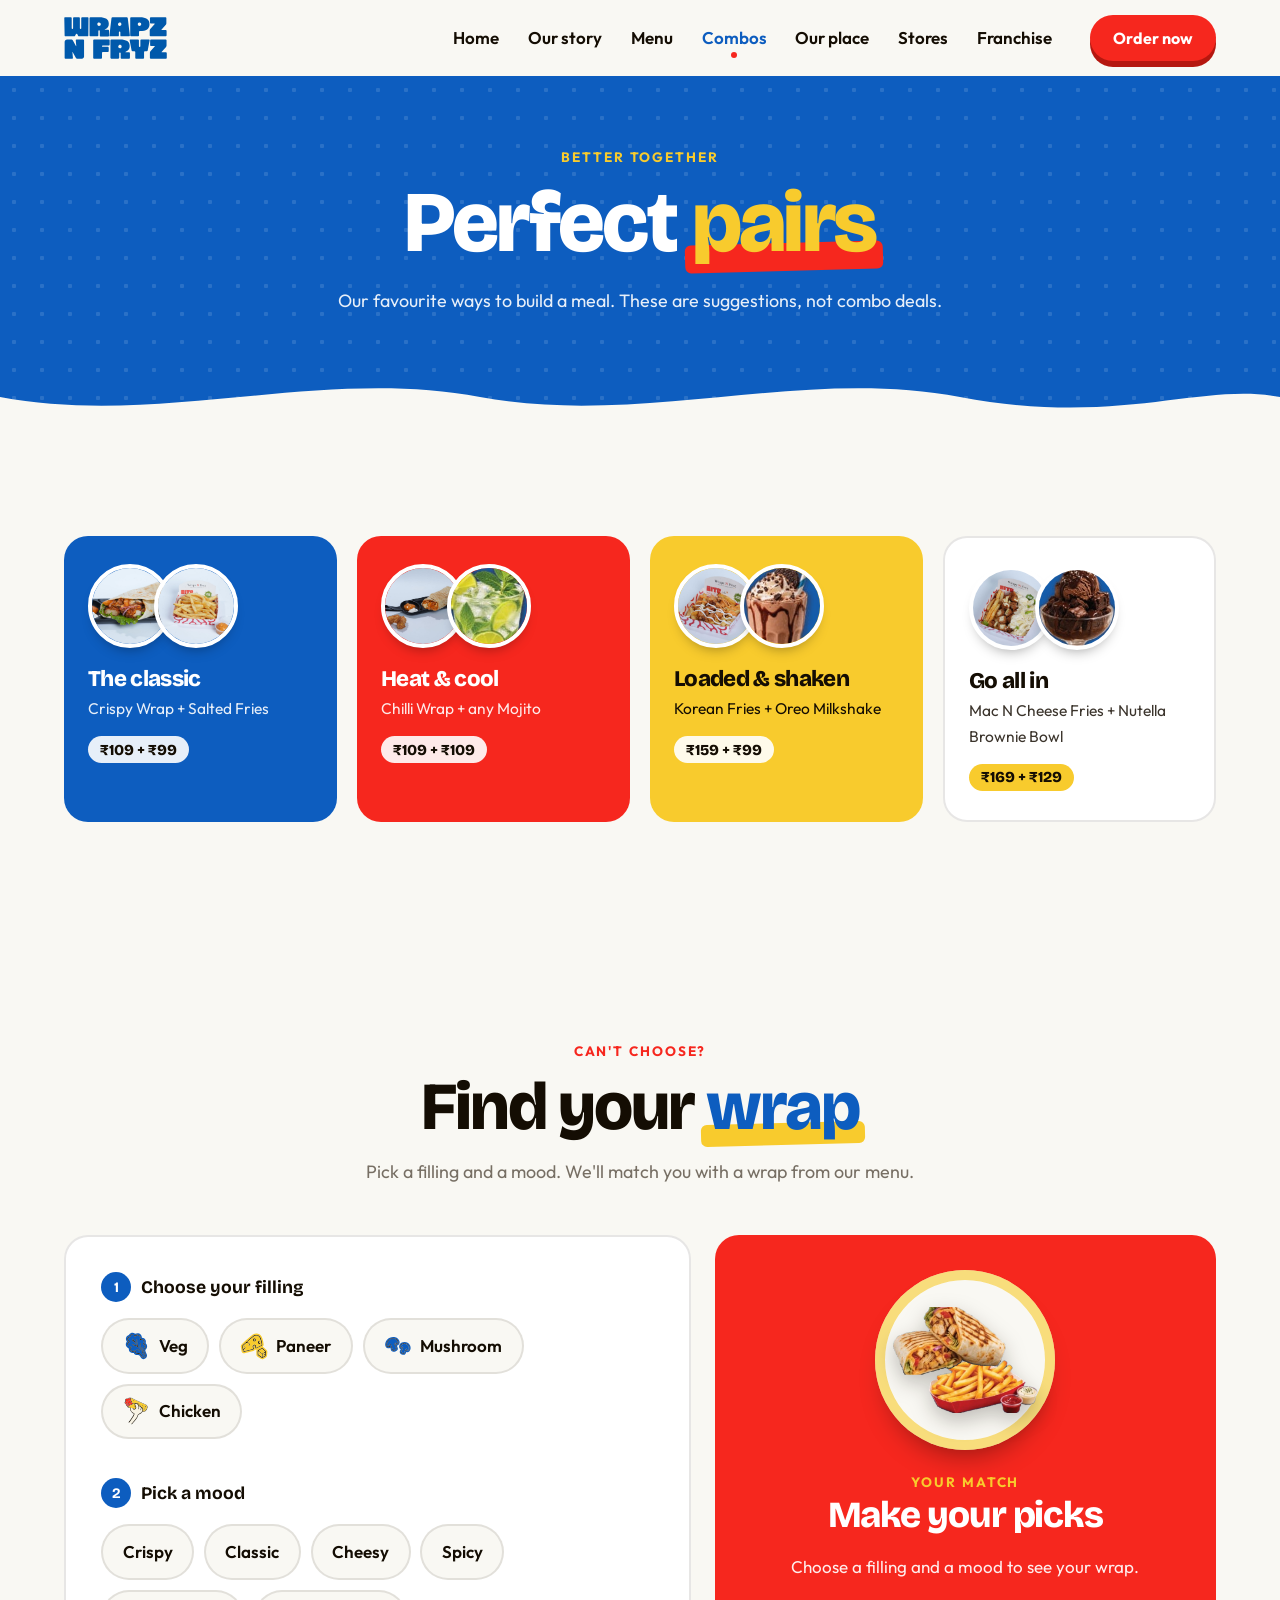
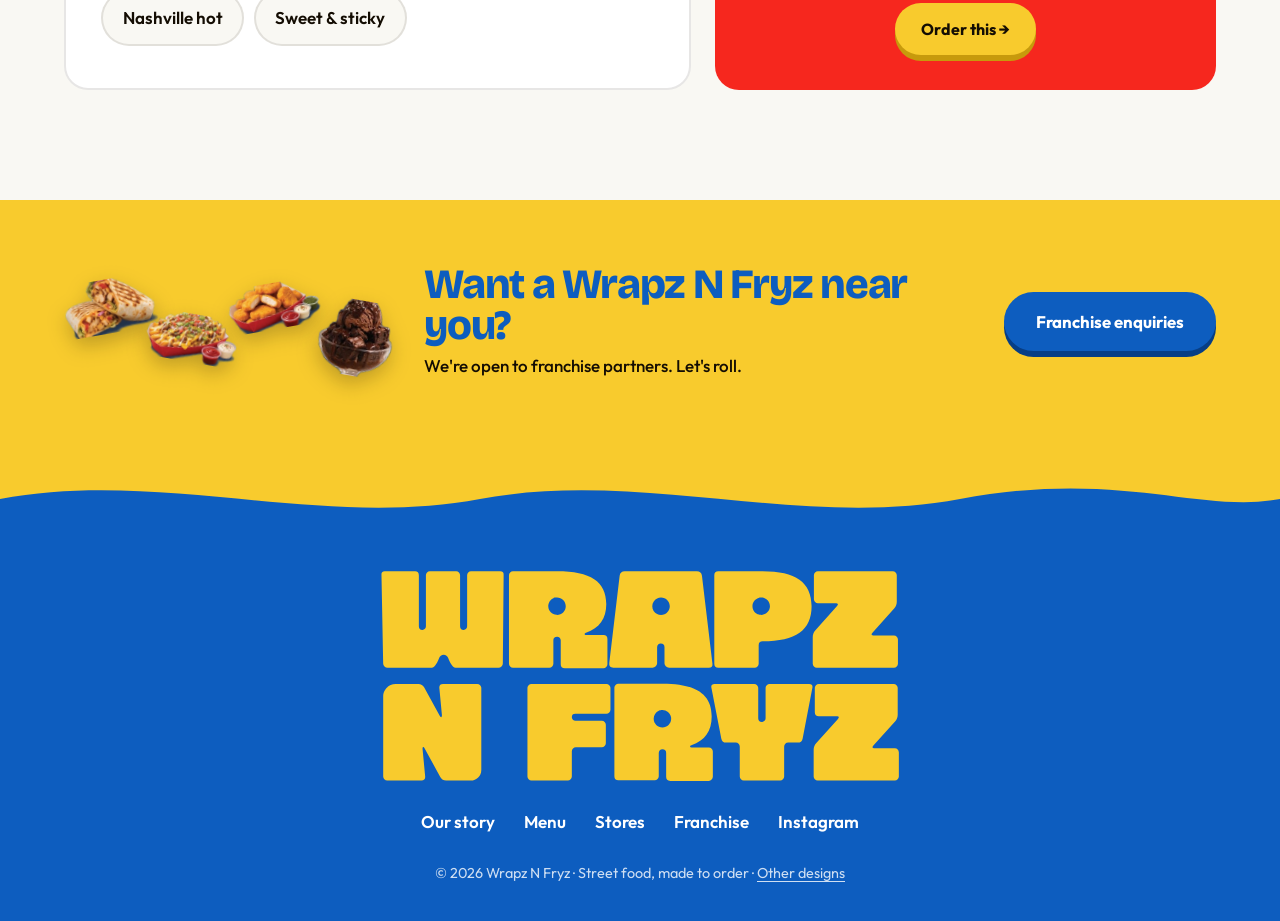
<file: option-8/combos.html>
<!DOCTYPE html>
<html lang="en">
<head>
  <meta charset="UTF-8">
  <meta name="viewport" content="width=device-width, initial-scale=1.0">
  <title>Combos — Wrapz N Fryz</title>
  <meta name="description" content="Wrapz N Fryz, Kukatpally, Hyderabad. Fresh wraps, loaded fryz, quick bites, grill sandwiches, mojitos, milkshakes, brownie bowls and ice creams.">
  <meta name="theme-color" content="#0D5DBF">
  <link rel="icon" type="image/svg+xml" href="../images/favicon.svg">
  <link rel="preconnect" href="https://fonts.googleapis.com">
  <link rel="preconnect" href="https://fonts.gstatic.com" crossorigin>
  <link href="https://fonts.googleapis.com/css2?family=Bricolage+Grotesque:opsz,wght@12..96,600;12..96,700;12..96,800&family=Outfit:wght@400;500;600;700&display=swap" rel="stylesheet">
  <link rel="stylesheet" href="../css/style-7.css?v=1795581317">
  <link rel="stylesheet" href="../css/style-8.css?v=1795591440">
</head>
<body>
  <header class="nav" id="nav">
    <div class="wrap nav__in">
      <a href="index.html" class="nav__logo" aria-label="Wrapz N Fryz home"><img src="../images/brand/logo-wordmark.svg" alt="Wrapz N Fryz"></a>
      <nav class="nav__links" id="navLinks" aria-label="Main">
        <a href="index.html">Home</a>
        <a href="our-story.html">Our story</a>
        <a href="menu.html">Menu</a>
        <a href="combos.html" class="is-active" aria-current="page">Combos</a>
        <a href="our-place.html">Our place</a>
        <a href="stores.html">Stores</a>
        <a href="franchise.html">Franchise</a>
      </nav>
      <a class="btn btn--red nav__cta" href="https://order.wrapznfryz.com/home" target="_blank" rel="noopener">Order now</a>
      <button class="nav__toggle" id="toggle" aria-label="Open menu" aria-expanded="false"><span></span><span></span><span></span></button>
    </div>
  </header>

  <main id="top">
    <section class="phead">
      <div class="wrap phead__in">
        <p class="kicker kicker--light">Better together</p>
        <h1>Perfect <span class="hl">pairs</span></h1>
        <p class="phead__sub">Our favourite ways to build a meal. These are suggestions, not combo deals.</p>
      </div>
      <svg class="wave wave--down" viewBox="0 0 1440 80" preserveAspectRatio="none" aria-hidden="true"><path d="M0,40 C180,80 360,0 540,40 C720,80 900,0 1080,40 C1260,80 1350,20 1440,40 L1440,80 L0,80 Z"/></svg>
    </section>
    <!-- ============ PERFECT PAIRS ============ -->
    <section class="sec pairs" id="pairs">
      <div class="wrap">
        
        <div class="pairs__grid">
          <article class="pair pair--blue">
            <div class="pair__photos"><img src="../images/food/wrap-crispy-chicken.jpg" alt=""><img src="../images/food/fryz-salted.jpg" alt=""></div>
            <h3>The classic</h3>
            <p>Crispy Wrap + Salted Fries</p>
            <span class="pair__price">₹109 + ₹99</span>
          </article>
          <article class="pair pair--red">
            <div class="pair__photos"><img src="../images/food/wrap-paneer.jpg" alt=""><img src="../images/menu/mojito.jpg" alt=""></div>
            <h3>Heat &amp; cool</h3>
            <p>Chilli Wrap + any Mojito</p>
            <span class="pair__price">₹109 + ₹109</span>
          </article>
          <article class="pair pair--yellow">
            <div class="pair__photos"><img src="../images/food/fryz-korean.jpg" alt=""><img src="../images/menu/shake-oreo.jpg" alt=""></div>
            <h3>Loaded &amp; shaken</h3>
            <p>Korean Fries + Oreo Milkshake</p>
            <span class="pair__price">₹159 + ₹99</span>
          </article>
          <article class="pair pair--cream">
            <div class="pair__photos"><img src="../images/food/fryz-mac-cheese.jpg" alt=""><img src="../images/menu/brownie-bowl.jpg" alt=""></div>
            <h3>Go all in</h3>
            <p>Mac N Cheese Fries + Nutella Brownie Bowl</p>
            <span class="pair__price">₹169 + ₹129</span>
          </article>
        </div>
      </div>
    </section>

    <!-- ============ FIND YOUR WRAP ============ -->
    <section class="sec picker" id="picker">
      <div class="wrap">
        <div class="head head--center">
          <p class="kicker">Can't choose?</p>
          <h2>Find your <span class="hl">wrap</span></h2>
          <p class="sub">Pick a filling and a mood. We'll match you with a wrap from our menu.</p>
        </div>

        <div class="picker__box">
          <div class="picker__qs">
            <div class="q">
              <p class="q__label"><b>1</b> Choose your filling</p>
              <div class="opts" data-q="base">
                <button class="opt" data-v="veg"><img src="../images/clipart/lettuce.svg" alt=""> Veg</button>
                <button class="opt" data-v="paneer"><img src="../images/clipart/cheese.svg" alt=""> Paneer</button>
                <button class="opt" data-v="mushroom"><img src="../images/clipart/mushrooms.svg" alt=""> Mushroom</button>
                <button class="opt" data-v="chicken"><img src="../images/clipart/wrap-bite-hand.svg" alt=""> Chicken</button>
              </div>
            </div>
            <div class="q">
              <p class="q__label"><b>2</b> Pick a mood</p>
              <div class="opts" data-q="mood">
                <button class="opt" data-v="crispy">Crispy</button>
                <button class="opt" data-v="classic">Classic</button>
                <button class="opt" data-v="cheesy">Cheesy</button>
                <button class="opt" data-v="spicy">Spicy</button>
                <button class="opt" data-v="hot">Nashville hot</button>
                <button class="opt" data-v="sweet">Sweet &amp; sticky</button>
              </div>
            </div>
          </div>

          <div class="picker__result" id="pickResult" aria-live="polite">
            <div class="plate" id="plate">
              <img id="pickImg" src="../images/cutouts/wrap-and-fryz.png" alt="A wrap and fries" data-clip="1">
            </div>
            <p class="kicker kicker--light" id="pickKicker">Your match</p>
            <h3 id="pickName">Make your picks</h3>
            <p class="pick__price" id="pickPrice"></p>
            <p id="pickDesc">Choose a filling and a mood to see your wrap.</p>
            <a class="btn btn--yellow" id="pickBtn" href="https://order.wrapznfryz.com/home" target="_blank" rel="noopener">Order this →</a>
          </div>
        </div>
      </div>
    </section>

    <!-- ============ FRANCHISE ============ -->
    <section class="franchise">
      <div class="wrap franchise__in">
        <div class="franchise__foods" aria-hidden="true">
          <img src="../images/cutouts/wrap-classic.png" alt="">
          <img src="../images/cutouts/fryz-loaded.png" alt="">
          <img src="../images/cutouts/quick-bites.png" alt="">
          <img src="../images/cutouts/brownie-bowl.png" alt="">
        </div>
        <div>
          <h2>Want a Wrapz N Fryz near you?</h2>
          <p>We're open to franchise partners. Let's roll.</p>
        </div>
        <a class="btn btn--blue btn--lg" href="franchise.html">Franchise enquiries</a>
      </div>
    </section>
  </main>

  <!-- ============ FOOTER ============ -->
  <footer class="foot">
    <svg class="wave wave--top wave--yellow" viewBox="0 0 1440 80" preserveAspectRatio="none" aria-hidden="true"><path d="M0,40 C180,0 360,80 540,40 C720,0 900,80 1080,40 C1260,0 1350,60 1440,40 L1440,0 L0,0 Z"/></svg>
    <div class="wrap foot__in">
      <img class="foot__logo" src="../images/brand/logo-wordmark-yellow.svg" alt="Wrapz N Fryz">
      <nav aria-label="Footer">
        <a href="our-story.html">Our story</a>
        <a href="menu.html">Menu</a>
        <a href="stores.html">Stores</a>
        <a href="franchise.html">Franchise</a>
        <a href="https://instagram.com/heywrappy" target="_blank" rel="noopener">Instagram</a>
      </nav>
      <p>© <span id="year">2026</span> Wrapz N Fryz · Street food, made to order · <a class="foot__opts" href="../index-7.html">Other designs</a></p>
    </div>
  </footer>

  <a class="fab" href="https://order.wrapznfryz.com/home" target="_blank" rel="noopener" aria-label="Order now"><img src="../images/clipart/wrap-in-hand.svg" alt=""></a>

  <script src="../js/main-8.js?v=1795581317"></script>
</body>
</html>
</file>
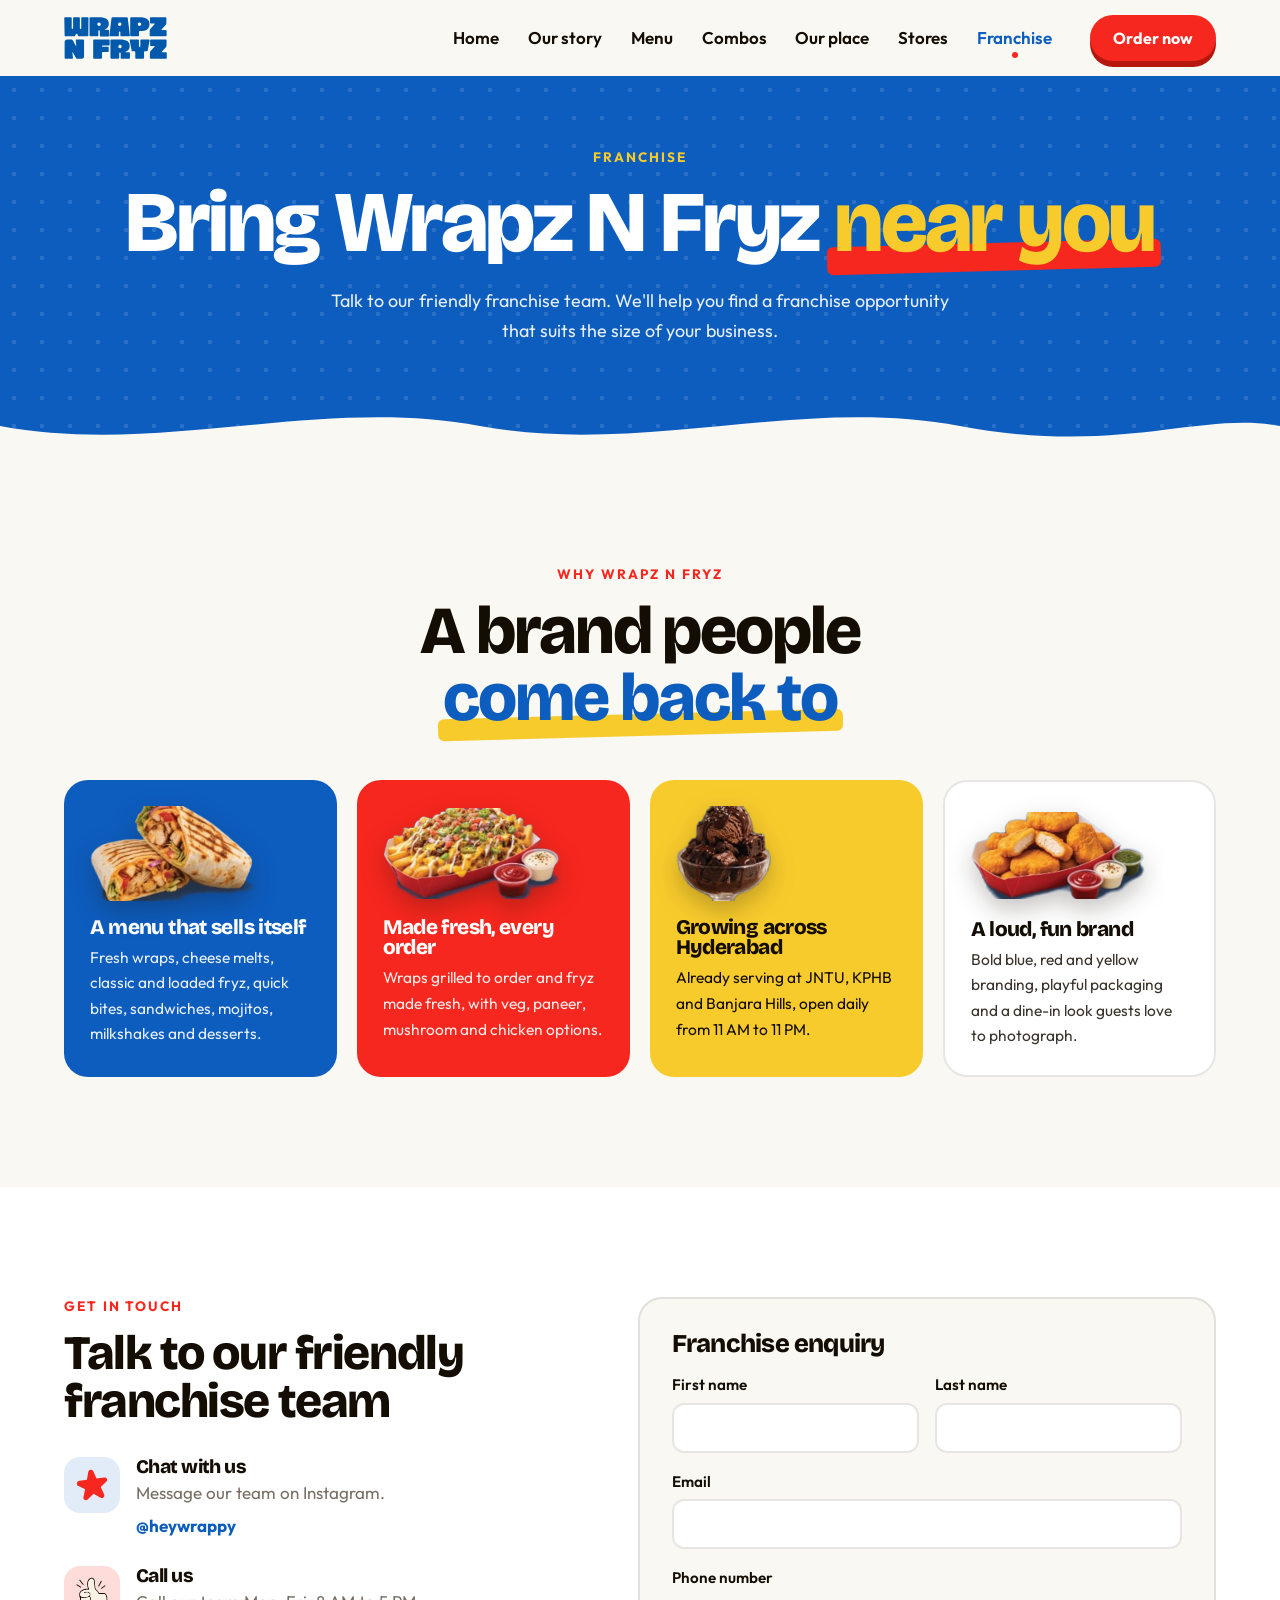
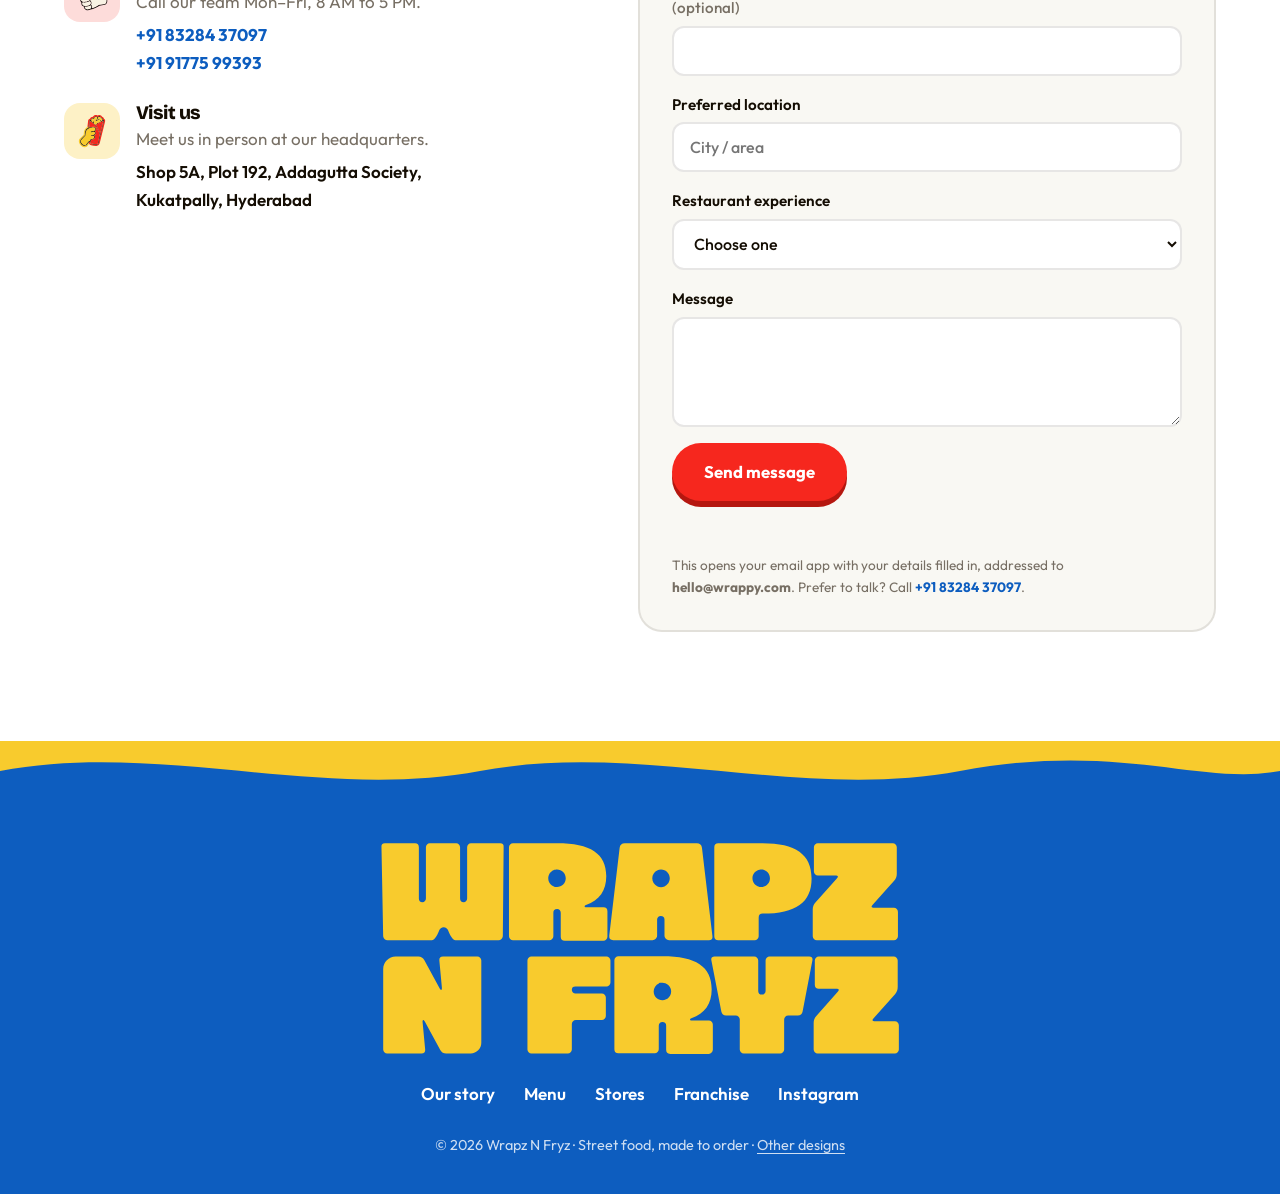
<file: option-8/franchise.html>
<!DOCTYPE html>
<html lang="en">
<head>
  <meta charset="UTF-8">
  <meta name="viewport" content="width=device-width, initial-scale=1.0">
  <title>Franchise — Wrapz N Fryz</title>
  <meta name="description" content="Wrapz N Fryz, Kukatpally, Hyderabad. Fresh wraps, loaded fryz, quick bites, grill sandwiches, mojitos, milkshakes, brownie bowls and ice creams.">
  <meta name="theme-color" content="#0D5DBF">
  <link rel="icon" type="image/svg+xml" href="../images/favicon.svg">
  <link rel="preconnect" href="https://fonts.googleapis.com">
  <link rel="preconnect" href="https://fonts.gstatic.com" crossorigin>
  <link href="https://fonts.googleapis.com/css2?family=Bricolage+Grotesque:opsz,wght@12..96,600;12..96,700;12..96,800&family=Outfit:wght@400;500;600;700&display=swap" rel="stylesheet">
  <link rel="stylesheet" href="../css/style-7.css?v=1795581317">
  <link rel="stylesheet" href="../css/style-8.css?v=1795591440">
</head>
<body>
  <header class="nav" id="nav">
    <div class="wrap nav__in">
      <a href="index.html" class="nav__logo" aria-label="Wrapz N Fryz home"><img src="../images/brand/logo-wordmark.svg" alt="Wrapz N Fryz"></a>
      <nav class="nav__links" id="navLinks" aria-label="Main">
        <a href="index.html">Home</a>
        <a href="our-story.html">Our story</a>
        <a href="menu.html">Menu</a>
        <a href="combos.html">Combos</a>
        <a href="our-place.html">Our place</a>
        <a href="stores.html">Stores</a>
        <a href="franchise.html" class="is-active" aria-current="page">Franchise</a>
      </nav>
      <a class="btn btn--red nav__cta" href="https://order.wrapznfryz.com/home" target="_blank" rel="noopener">Order now</a>
      <button class="nav__toggle" id="toggle" aria-label="Open menu" aria-expanded="false"><span></span><span></span><span></span></button>
    </div>
  </header>

  <main id="top">
    <section class="phead">
      <div class="wrap phead__in">
        <p class="kicker kicker--light">Franchise</p>
        <h1>Bring Wrapz N Fryz <span class="hl">near you</span></h1>
        <p class="phead__sub">Talk to our friendly franchise team. We'll help you find a franchise opportunity that suits the size of your business.</p>
      </div>
      <svg class="wave wave--down" viewBox="0 0 1440 80" preserveAspectRatio="none" aria-hidden="true"><path d="M0,40 C180,80 360,0 540,40 C720,80 900,0 1080,40 C1260,80 1350,20 1440,40 L1440,80 L0,80 Z"/></svg>
    </section>

    <section class="sec fr-why">
      <div class="wrap">
        <div class="head head--center">
          <p class="kicker">Why Wrapz N Fryz</p>
          <h2>A brand people <span class="hl">come back to</span></h2>
        </div>
        <div class="fr-why__grid">
          <article class="fr-card fr-card--blue"><img src="../images/cutouts/wrap-classic.png" alt=""><h3>A menu that sells itself</h3><p>Fresh wraps, cheese melts, classic and loaded fryz, quick bites, sandwiches, mojitos, milkshakes and desserts.</p></article>
          <article class="fr-card fr-card--red"><img src="../images/cutouts/fryz-loaded.png" alt=""><h3>Made fresh, every order</h3><p>Wraps grilled to order and fryz made fresh, with veg, paneer, mushroom and chicken options.</p></article>
          <article class="fr-card fr-card--yellow"><img src="../images/cutouts/brownie-bowl.png" alt=""><h3>Growing across Hyderabad</h3><p>Already serving at JNTU, KPHB and Banjara Hills, open daily from 11 AM to 11 PM.</p></article>
          <article class="fr-card fr-card--cream"><img src="../images/cutouts/quick-bites.png" alt=""><h3>A loud, fun brand</h3><p>Bold blue, red and yellow branding, playful packaging and a dine-in look guests love to photograph.</p></article>
        </div>
      </div>
    </section>

    <section class="sec fr-form" id="enquire">
      <div class="wrap fr-form__in">
        <div class="fr-contact">
          <p class="kicker">Get in touch</p>
          <h2>Talk to our friendly franchise team</h2>
          <ul class="fr-contact__list">
            <li>
              <span class="fr-ico fr-ico--blue"><img src="../images/clipart/star.svg" alt=""></span>
              <div><h3>Chat with us</h3><p>Message our team on Instagram.</p><a href="https://instagram.com/heywrappy" target="_blank" rel="noopener">@heywrappy</a></div>
            </li>
            <li>
              <span class="fr-ico fr-ico--red"><img src="../images/clipart/thumbs-up.svg" alt=""></span>
              <div><h3>Call us</h3><p>Call our team Mon–Fri, 8 AM to 5 PM.</p><a href="tel:+918328437097">+91 83284 37097</a><br><a href="tel:+919177599393">+91 91775 99393</a></div>
            </li>
            <li>
              <span class="fr-ico fr-ico--yellow"><img src="../images/clipart/wrap-in-hand.svg" alt=""></span>
              <div><h3>Visit us</h3><p>Meet us in person at our headquarters.</p><address>Shop 5A, Plot 192, Addagutta Society,<br>Kukatpally, Hyderabad</address></div>
            </li>
          </ul>
        </div>

        <form class="fr-formbox" id="frForm" novalidate>
          <h3>Franchise enquiry</h3>
          <div class="fr-row">
            <label>First name<input name="first" required autocomplete="given-name"></label>
            <label>Last name<input name="last" required autocomplete="family-name"></label>
          </div>
          <label>Email<input name="email" type="email" required autocomplete="email"></label>
          <label>Phone number <em>(optional)</em><input name="phone" type="tel" autocomplete="tel"></label>
          <label>Preferred location<input name="location" required placeholder="City / area"></label>
          <label>Restaurant experience
            <select name="experience" required>
              <option value="">Choose one</option>
              <option>No Experience</option><option>Some Experience</option><option>Extensive Experience</option>
              <option>Franchise Owner</option><option>Restaurant Management</option><option>Other</option>
            </select>
          </label>
          <label>Message<textarea name="message" rows="4" required></textarea></label>
          <button class="btn btn--red btn--lg" type="submit">Send message</button>
          <p class="fr-status" id="frStatus" role="status"></p>
          <p class="fr-fine">This opens your email app with your details filled in, addressed to <b>hello@wrappy.com</b>. Prefer to talk? Call <a href="tel:+918328437097">+91 83284 37097</a>.</p>
        </form>
      </div>
    </section>
  </main>

  <!-- ============ FOOTER ============ -->
  <footer class="foot">
    <svg class="wave wave--top wave--yellow" viewBox="0 0 1440 80" preserveAspectRatio="none" aria-hidden="true"><path d="M0,40 C180,0 360,80 540,40 C720,0 900,80 1080,40 C1260,0 1350,60 1440,40 L1440,0 L0,0 Z"/></svg>
    <div class="wrap foot__in">
      <img class="foot__logo" src="../images/brand/logo-wordmark-yellow.svg" alt="Wrapz N Fryz">
      <nav aria-label="Footer">
        <a href="our-story.html">Our story</a>
        <a href="menu.html">Menu</a>
        <a href="stores.html">Stores</a>
        <a href="franchise.html">Franchise</a>
        <a href="https://instagram.com/heywrappy" target="_blank" rel="noopener">Instagram</a>
      </nav>
      <p>© <span id="year">2026</span> Wrapz N Fryz · Street food, made to order · <a class="foot__opts" href="../index-7.html">Other designs</a></p>
    </div>
  </footer>

  <a class="fab" href="https://order.wrapznfryz.com/home" target="_blank" rel="noopener" aria-label="Order now"><img src="../images/clipart/wrap-in-hand.svg" alt=""></a>

  <script src="../js/main-8.js?v=1795581317"></script>
<script>
(() => {
  const f = document.getElementById("frForm"), st = document.getElementById("frStatus");
  if (!f) return;
  f.addEventListener("submit", e => {
    e.preventDefault();
    const bad = [...f.querySelectorAll("[required]")].filter(el => !el.value.trim() || (el.type === "email" && !/^\S+@\S+\.\S+$/.test(el.value)));
    f.querySelectorAll(".bad").forEach(el => el.classList.remove("bad"));
    if (bad.length) { bad.forEach(el => el.classList.add("bad")); bad[0].focus(); st.textContent = "Please fill in the highlighted fields."; return; }
    const d = Object.fromEntries(new FormData(f));
    const body = `Name: ${d.first} ${d.last}\nEmail: ${d.email}\nPhone: ${d.phone || "-"}\nPreferred location: ${d.location}\nRestaurant experience: ${d.experience}\n\n${d.message}`;
    location.href = "mailto:hello@wrappy.com?subject=" + encodeURIComponent("Franchise enquiry – " + d.location) + "&body=" + encodeURIComponent(body);
    st.textContent = "Your email app should open with the message ready. Just press send.";
  });
})();
</script>
</body>
</html>
</file>
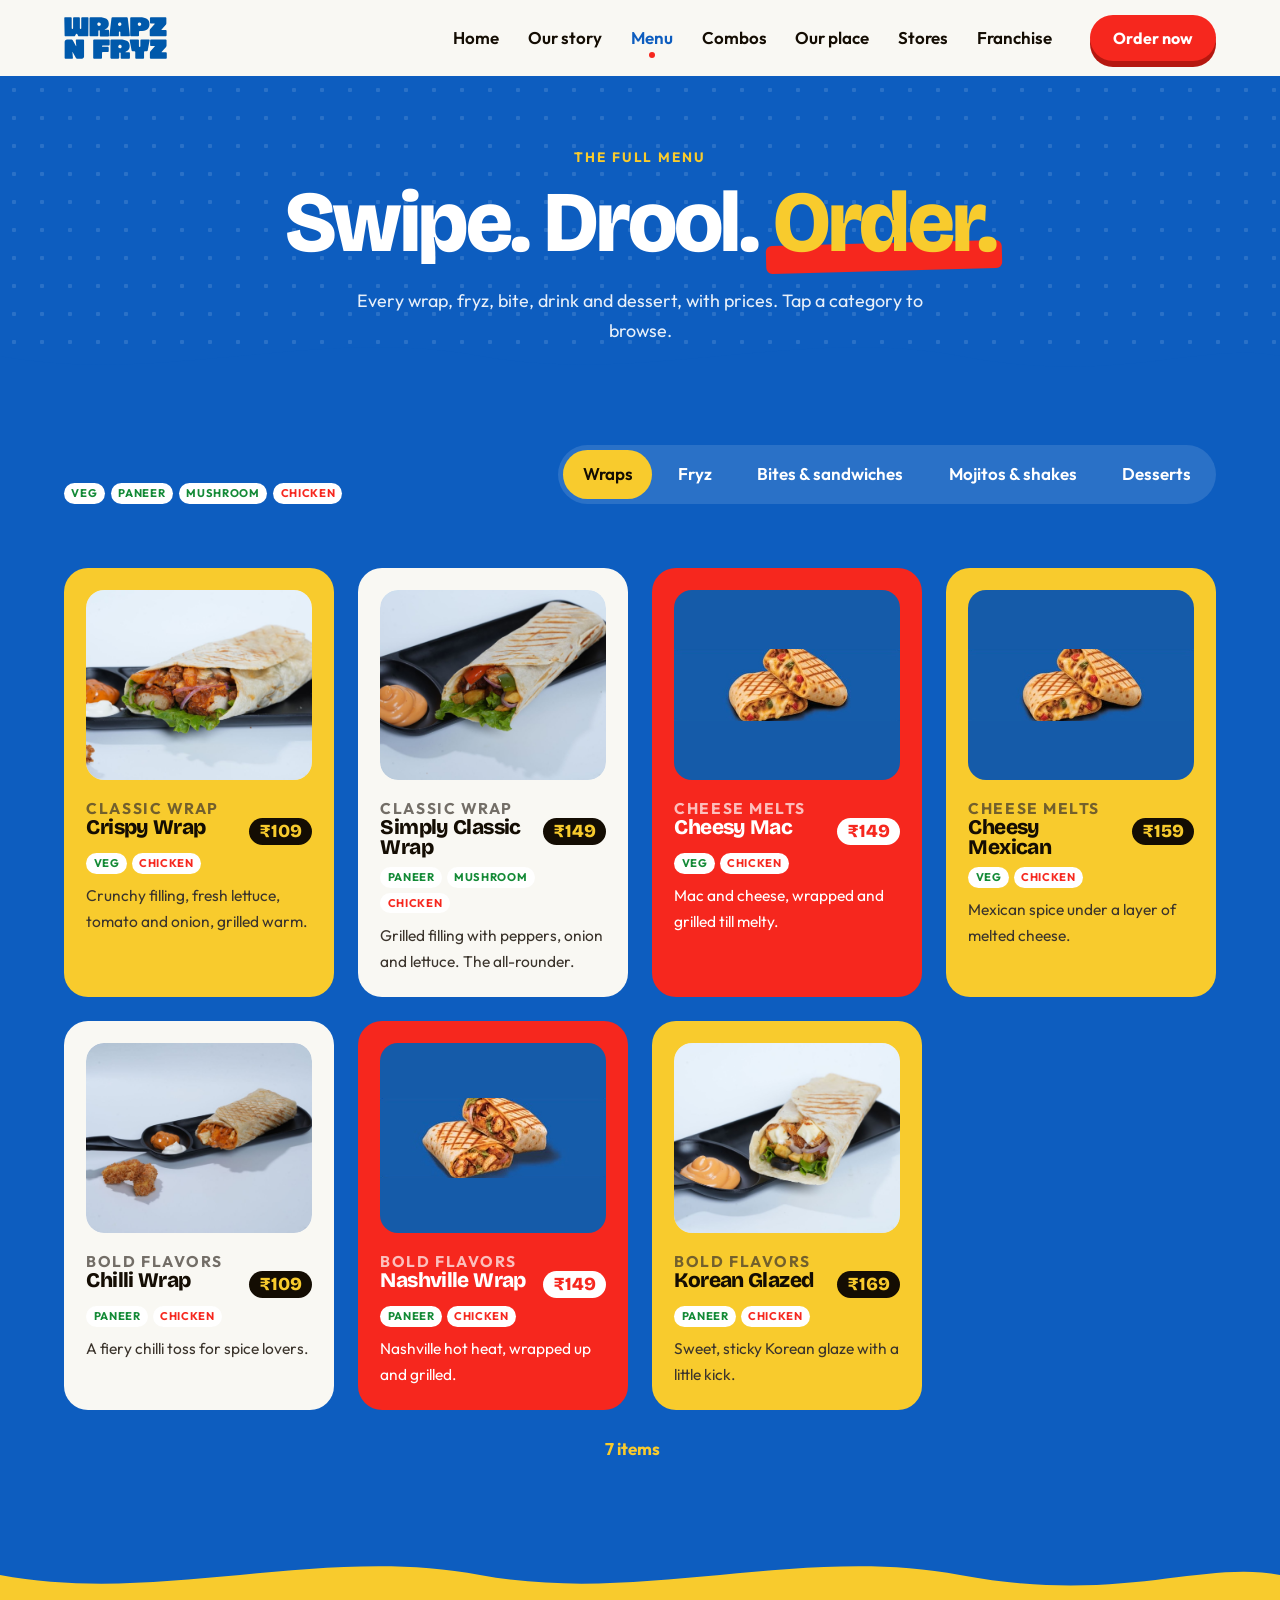
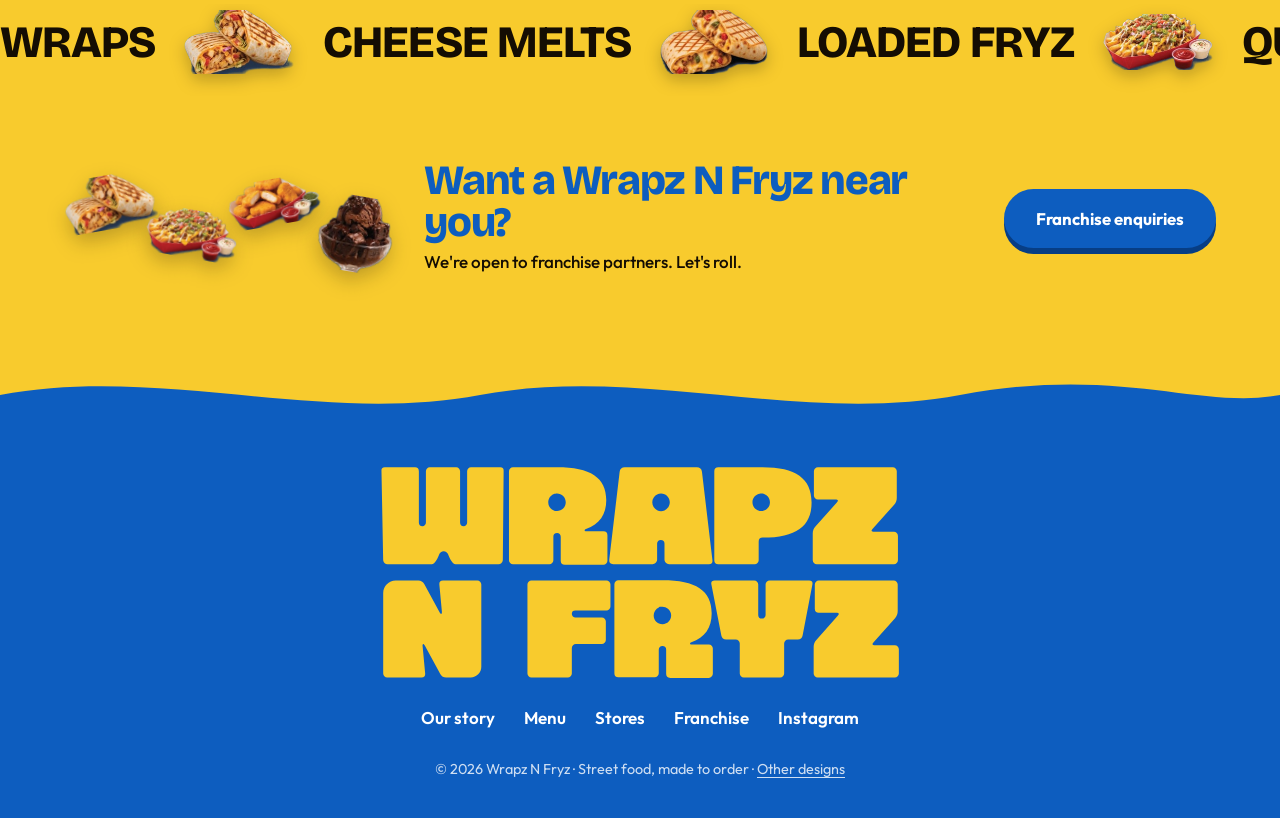
<file: option-8/menu.html>
<!DOCTYPE html>
<html lang="en">
<head>
  <meta charset="UTF-8">
  <meta name="viewport" content="width=device-width, initial-scale=1.0">
  <title>Menu — Wrapz N Fryz</title>
  <meta name="description" content="Wrapz N Fryz, Kukatpally, Hyderabad. Fresh wraps, loaded fryz, quick bites, grill sandwiches, mojitos, milkshakes, brownie bowls and ice creams.">
  <meta name="theme-color" content="#0D5DBF">
  <link rel="icon" type="image/svg+xml" href="../images/favicon.svg">
  <link rel="preconnect" href="https://fonts.googleapis.com">
  <link rel="preconnect" href="https://fonts.gstatic.com" crossorigin>
  <link href="https://fonts.googleapis.com/css2?family=Bricolage+Grotesque:opsz,wght@12..96,600;12..96,700;12..96,800&family=Outfit:wght@400;500;600;700&display=swap" rel="stylesheet">
  <link rel="stylesheet" href="../css/style-7.css?v=1795581317">
  <link rel="stylesheet" href="../css/style-8.css?v=1795591440">
</head>
<body>
  <header class="nav" id="nav">
    <div class="wrap nav__in">
      <a href="index.html" class="nav__logo" aria-label="Wrapz N Fryz home"><img src="../images/brand/logo-wordmark.svg" alt="Wrapz N Fryz"></a>
      <nav class="nav__links" id="navLinks" aria-label="Main">
        <a href="index.html">Home</a>
        <a href="our-story.html">Our story</a>
        <a href="menu.html" class="is-active" aria-current="page">Menu</a>
        <a href="combos.html">Combos</a>
        <a href="our-place.html">Our place</a>
        <a href="stores.html">Stores</a>
        <a href="franchise.html">Franchise</a>
      </nav>
      <a class="btn btn--red nav__cta" href="https://order.wrapznfryz.com/home" target="_blank" rel="noopener">Order now</a>
      <button class="nav__toggle" id="toggle" aria-label="Open menu" aria-expanded="false"><span></span><span></span><span></span></button>
    </div>
  </header>

  <main id="top">
    <section class="phead">
      <div class="wrap phead__in">
        <p class="kicker kicker--light">The full menu</p>
        <h1>Swipe. Drool. <span class="hl hl--red">Order.</span></h1>
        <p class="phead__sub">Every wrap, fryz, bite, drink and dessert, with prices. Tap a category to browse.</p>
      </div>
      <svg class="wave wave--down" viewBox="0 0 1440 80" preserveAspectRatio="none" aria-hidden="true"><path d="M0,40 C180,80 360,0 540,40 C720,80 900,0 1080,40 C1260,80 1350,20 1440,40 L1440,80 L0,80 Z"/></svg>
    </section>
    <!-- ============ MENU CAROUSEL ============ -->
    <section class="sec menu menu--grid" id="menu">
      <svg class="wave wave--top" viewBox="0 0 1440 80" preserveAspectRatio="none" aria-hidden="true"><path d="M0,40 C180,0 360,80 540,40 C720,0 900,80 1080,40 C1260,0 1350,60 1440,40 L1440,0 L0,0 Z"/></svg>
      <div class="wrap">
        <div class="head head--row">
          <div>
            <h2 class="sr-only">Menu</h2>
            <p class="menu__legend"><span class="tagd tagd--veg">Veg</span><span class="tagd tagd--paneer">Paneer</span><span class="tagd tagd--mushroom">Mushroom</span><span class="tagd tagd--chicken">Chicken</span></p>
          </div>
          <div class="tabs" role="tablist" aria-label="Menu categories">
            <button class="tab is-on" data-cat="wraps">Wraps</button>
            <button class="tab" data-cat="fryz">Fryz</button>
            <button class="tab" data-cat="bites">Bites &amp; sandwiches</button>
            <button class="tab" data-cat="drinks">Mojitos &amp; shakes</button>
            <button class="tab" data-cat="desserts">Desserts</button>
          </div>
        </div>
      </div>
      <div class="carousel">
        <div class="carousel__track" id="track"><!-- js --></div>
      </div>
      <div class="wrap carousel__nav">
        <p class="carousel__count" id="count"></p>
        <button class="arrow" id="prev" aria-label="Previous">←</button>
        <div class="dots" id="dots"></div>
        <button class="arrow" id="next" aria-label="Next">→</button>
      </div>
      <svg class="wave wave--down wave--cream" viewBox="0 0 1440 80" preserveAspectRatio="none" aria-hidden="true"><path d="M0,40 C180,80 360,0 540,40 C720,80 900,0 1080,40 C1260,80 1350,20 1440,40 L1440,80 L0,80 Z"/></svg>
    </section>

    <!-- ============ TICKER ============ -->
    <div class="ticker" aria-hidden="true">
      <div class="ticker__track">
        <span>Wraps</span><img src="../images/cutouts/wrap-classic.png" alt=""><span>Cheese Melts</span><img src="../images/cutouts/wrap-cheese-melt.png" alt=""><span>Loaded Fryz</span><img src="../images/cutouts/fryz-loaded.png" alt=""><span>Quick Bites</span><img src="../images/cutouts/quick-bites.png" alt=""><span>Sandwiches</span><img src="../images/cutouts/sandwich.png" alt=""><span>Mojitos</span><img src="../images/cutouts/mojito.png" alt=""><span>Milkshakes</span><img src="../images/cutouts/shake-oreo.png" alt=""><span>Brownie Bowls</span><img src="../images/cutouts/brownie-bowl.png" alt=""><span>Classic Fryz</span><img src="../images/cutouts/fryz-classic.png" alt="">
        <span>Wraps</span><img src="../images/cutouts/wrap-classic.png" alt=""><span>Cheese Melts</span><img src="../images/cutouts/wrap-cheese-melt.png" alt=""><span>Loaded Fryz</span><img src="../images/cutouts/fryz-loaded.png" alt=""><span>Quick Bites</span><img src="../images/cutouts/quick-bites.png" alt=""><span>Sandwiches</span><img src="../images/cutouts/sandwich.png" alt=""><span>Mojitos</span><img src="../images/cutouts/mojito.png" alt=""><span>Milkshakes</span><img src="../images/cutouts/shake-oreo.png" alt=""><span>Brownie Bowls</span><img src="../images/cutouts/brownie-bowl.png" alt=""><span>Classic Fryz</span><img src="../images/cutouts/fryz-classic.png" alt="">
      </div>
    </div>

    <!-- ============ FRANCHISE ============ -->
    <section class="franchise">
      <div class="wrap franchise__in">
        <div class="franchise__foods" aria-hidden="true">
          <img src="../images/cutouts/wrap-classic.png" alt="">
          <img src="../images/cutouts/fryz-loaded.png" alt="">
          <img src="../images/cutouts/quick-bites.png" alt="">
          <img src="../images/cutouts/brownie-bowl.png" alt="">
        </div>
        <div>
          <h2>Want a Wrapz N Fryz near you?</h2>
          <p>We're open to franchise partners. Let's roll.</p>
        </div>
        <a class="btn btn--blue btn--lg" href="franchise.html">Franchise enquiries</a>
      </div>
    </section>
  </main>

  <!-- ============ FOOTER ============ -->
  <footer class="foot">
    <svg class="wave wave--top wave--yellow" viewBox="0 0 1440 80" preserveAspectRatio="none" aria-hidden="true"><path d="M0,40 C180,0 360,80 540,40 C720,0 900,80 1080,40 C1260,0 1350,60 1440,40 L1440,0 L0,0 Z"/></svg>
    <div class="wrap foot__in">
      <img class="foot__logo" src="../images/brand/logo-wordmark-yellow.svg" alt="Wrapz N Fryz">
      <nav aria-label="Footer">
        <a href="our-story.html">Our story</a>
        <a href="menu.html">Menu</a>
        <a href="stores.html">Stores</a>
        <a href="franchise.html">Franchise</a>
        <a href="https://instagram.com/heywrappy" target="_blank" rel="noopener">Instagram</a>
      </nav>
      <p>© <span id="year">2026</span> Wrapz N Fryz · Street food, made to order · <a class="foot__opts" href="../index-7.html">Other designs</a></p>
    </div>
  </footer>

  <a class="fab" href="https://order.wrapznfryz.com/home" target="_blank" rel="noopener" aria-label="Order now"><img src="../images/clipart/wrap-in-hand.svg" alt=""></a>

  <script src="../js/main-8.js?v=1795581317"></script>
</body>
</html>
</file>
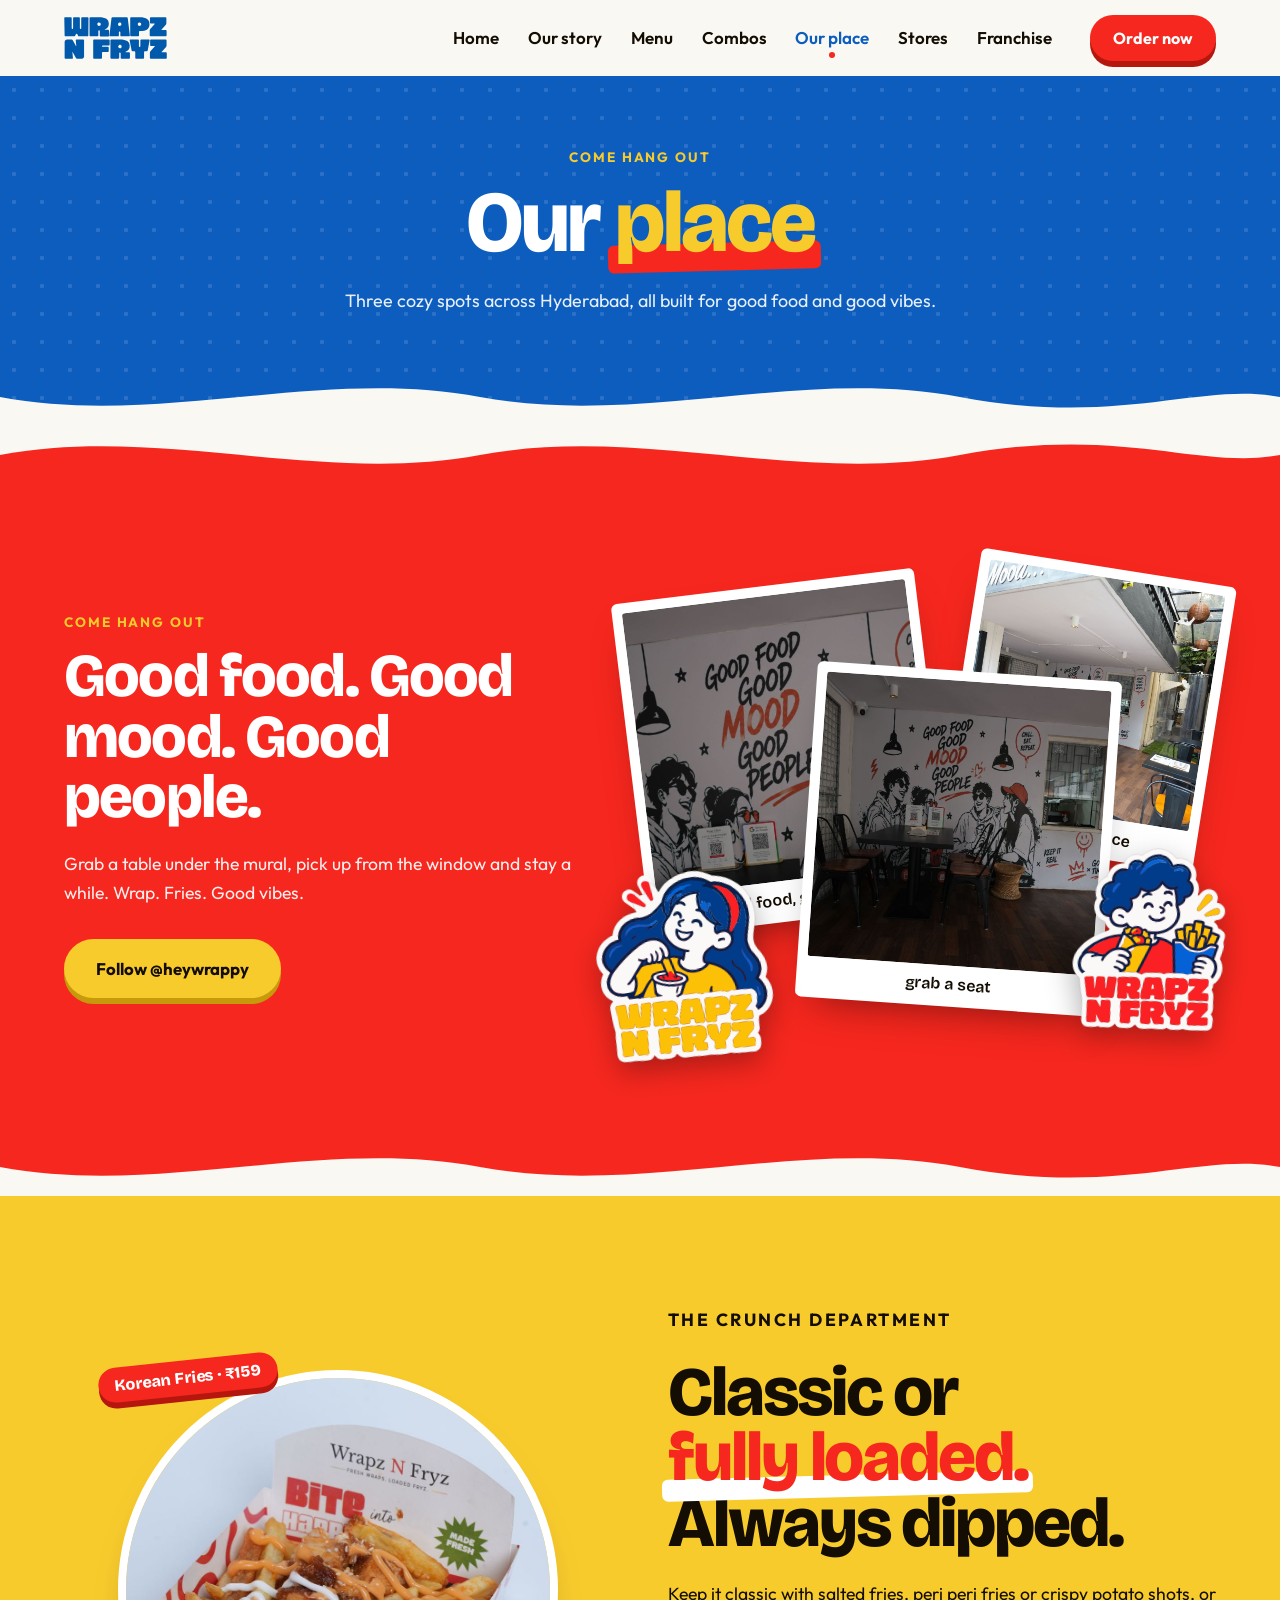
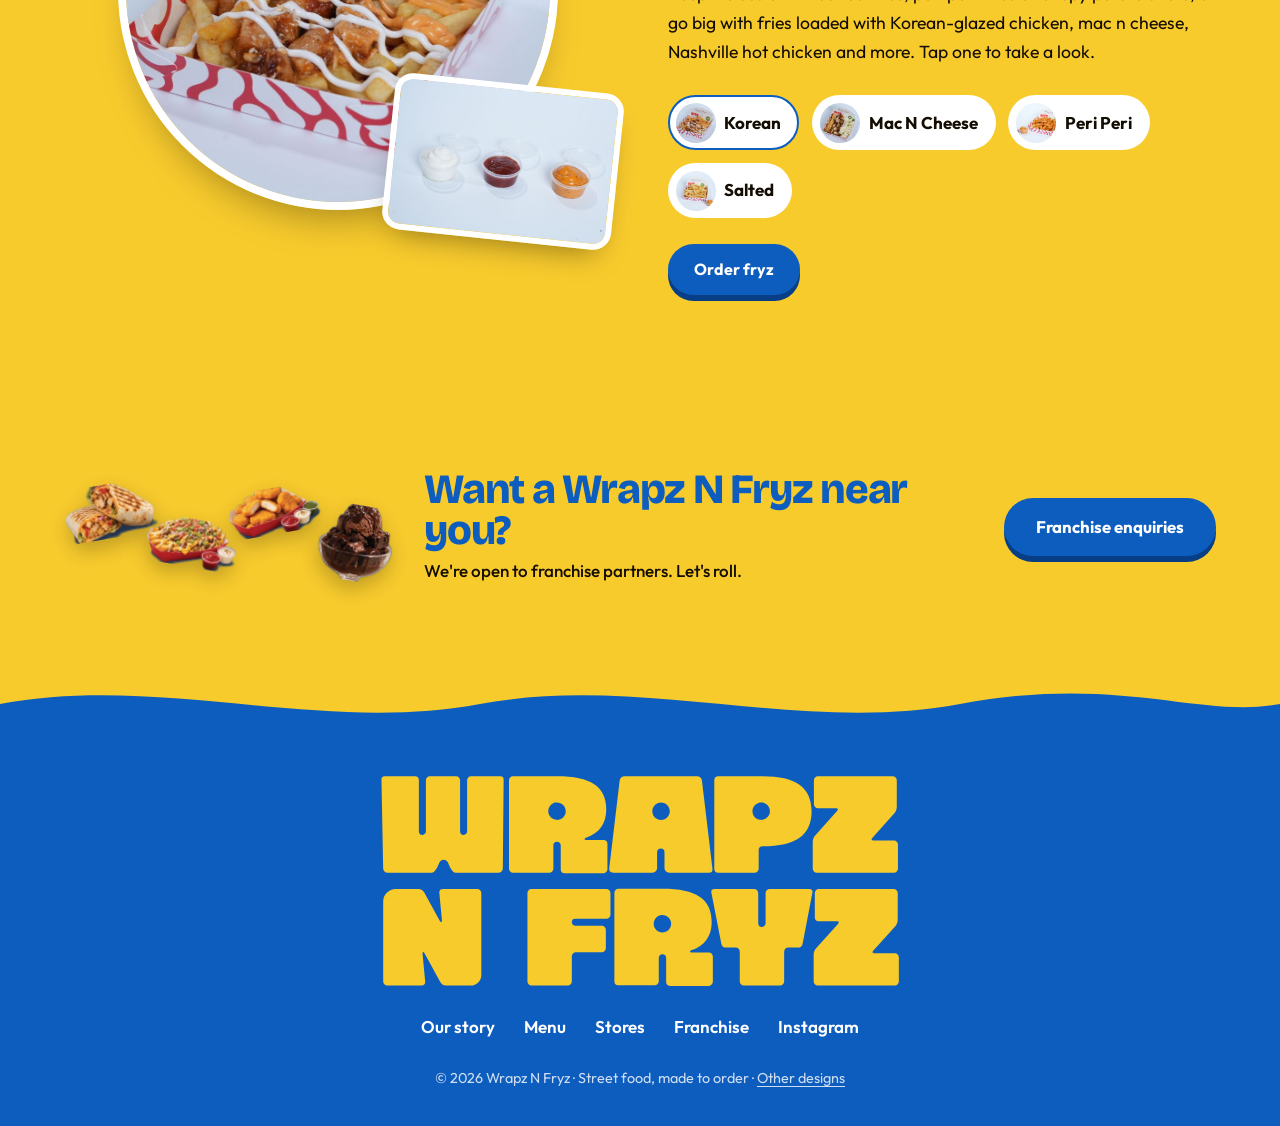
<file: option-8/our-place.html>
<!DOCTYPE html>
<html lang="en">
<head>
  <meta charset="UTF-8">
  <meta name="viewport" content="width=device-width, initial-scale=1.0">
  <title>Our place — Wrapz N Fryz</title>
  <meta name="description" content="Wrapz N Fryz, Kukatpally, Hyderabad. Fresh wraps, loaded fryz, quick bites, grill sandwiches, mojitos, milkshakes, brownie bowls and ice creams.">
  <meta name="theme-color" content="#0D5DBF">
  <link rel="icon" type="image/svg+xml" href="../images/favicon.svg">
  <link rel="preconnect" href="https://fonts.googleapis.com">
  <link rel="preconnect" href="https://fonts.gstatic.com" crossorigin>
  <link href="https://fonts.googleapis.com/css2?family=Bricolage+Grotesque:opsz,wght@12..96,600;12..96,700;12..96,800&family=Outfit:wght@400;500;600;700&display=swap" rel="stylesheet">
  <link rel="stylesheet" href="../css/style-7.css?v=1795581317">
  <link rel="stylesheet" href="../css/style-8.css?v=1795591440">
</head>
<body>
  <header class="nav" id="nav">
    <div class="wrap nav__in">
      <a href="index.html" class="nav__logo" aria-label="Wrapz N Fryz home"><img src="../images/brand/logo-wordmark.svg" alt="Wrapz N Fryz"></a>
      <nav class="nav__links" id="navLinks" aria-label="Main">
        <a href="index.html">Home</a>
        <a href="our-story.html">Our story</a>
        <a href="menu.html">Menu</a>
        <a href="combos.html">Combos</a>
        <a href="our-place.html" class="is-active" aria-current="page">Our place</a>
        <a href="stores.html">Stores</a>
        <a href="franchise.html">Franchise</a>
      </nav>
      <a class="btn btn--red nav__cta" href="https://order.wrapznfryz.com/home" target="_blank" rel="noopener">Order now</a>
      <button class="nav__toggle" id="toggle" aria-label="Open menu" aria-expanded="false"><span></span><span></span><span></span></button>
    </div>
  </header>

  <main id="top">
    <section class="phead">
      <div class="wrap phead__in">
        <p class="kicker kicker--light">Come hang out</p>
        <h1>Our <span class="hl">place</span></h1>
        <p class="phead__sub">Three cozy spots across Hyderabad, all built for good food and good vibes.</p>
      </div>
      <svg class="wave wave--down" viewBox="0 0 1440 80" preserveAspectRatio="none" aria-hidden="true"><path d="M0,40 C180,80 360,0 540,40 C720,80 900,0 1080,40 C1260,80 1350,20 1440,40 L1440,80 L0,80 Z"/></svg>
    </section>
    <!-- ============ GOODNESS (photos + stickers) ============ -->
    <section class="sec goodness" id="vibe">
      <svg class="wave wave--top wave--red" viewBox="0 0 1440 80" preserveAspectRatio="none" aria-hidden="true"><path d="M0,40 C180,0 360,80 540,40 C720,0 900,80 1080,40 C1260,0 1350,60 1440,40 L1440,0 L0,0 Z"/></svg>
      <div class="wrap goodness__in">
        <div class="goodness__text">
          <p class="kicker kicker--light">Come hang out</p>
          <h2>Good food. Good mood. Good people.</h2>
          <p>Grab a table under the mural, pick up from the window and stay a while. Wrap. Fries. Good vibes.</p>
          <a class="btn btn--yellow btn--lg" href="https://instagram.com/heywrappy" target="_blank" rel="noopener">Follow @heywrappy</a>
        </div>
        <div class="polaroids">
          <figure class="pol pol--1"><img src="../images/food/mural-close.jpg" alt="Wrapz N Fryz mural: Good food, good mood, good people" loading="lazy"><figcaption>good food, good mood</figcaption></figure>
          <figure class="pol pol--2"><img src="../images/food/mural-seating.jpg" alt="Seating in front of the mural" loading="lazy"><figcaption>grab a seat</figcaption></figure>
          <figure class="pol pol--3"><img src="../images/food/interior-wide.jpg" alt="Wrapz N Fryz dine-in area" loading="lazy"><figcaption>our happy place</figcaption></figure>
          <img class="stk stk--1" src="../images/stickers/girl-dip.svg" alt="">
          <img class="stk stk--2" src="../images/stickers/boy-wrap-fries.svg" alt="">
        </div>
      </div>
      <svg class="wave wave--down wave--cream" viewBox="0 0 1440 80" preserveAspectRatio="none" aria-hidden="true"><path d="M0,40 C180,80 360,0 540,40 C720,80 900,0 1080,40 C1260,80 1350,20 1440,40 L1440,80 L0,80 Z"/></svg>
    </section>

    <!-- ============ FRYZ & DIPS ============ -->
    <section class="sec fryz">
      <div class="wrap fryz__in">
        <div class="fryz__art fryz__art--photo">
          <div class="fryz__glow"></div>
          <img class="fryz__photo" id="fryzPhoto" src="../images/food/fryz-korean.jpg" alt="Korean fries topped with glazed chicken, sesame and two sauces">
          <img class="fryz__dips" src="../images/food/dips.jpg" alt="Three dips: creamy white, red and spicy orange">
          <span class="fryz__price" id="fryzPrice">Korean Fries · ₹159</span>
        </div>
        <div class="fryz__text">
          <p class="kicker">The crunch department</p>
          <h2>Classic or<br><span class="hl hl--red">fully loaded.</span><br>Always dipped.</h2>
          <p>Keep it classic with salted fries, peri peri fries or crispy potato shots, or go big with fries loaded with Korean-glazed chicken, mac n cheese, Nashville hot chicken and more. Tap one to take a look.</p>
          <div class="fryz__types" id="fryzTypes">
            <button class="ft is-on" data-img="images/food/fryz-korean.jpg" data-label="Korean Fries · ₹159"><img src="../images/food/fryz-korean.jpg" alt=""><span>Korean</span></button>
            <button class="ft" data-img="images/food/fryz-mac-cheese.jpg" data-label="Mac N Cheese Fries · ₹169"><img src="../images/food/fryz-mac-cheese.jpg" alt=""><span>Mac N Cheese</span></button>
            <button class="ft" data-img="images/food/fryz-peri-peri.jpg" data-label="Peri Peri Fries · ₹99"><img src="../images/food/fryz-peri-peri.jpg" alt=""><span>Peri Peri</span></button>
            <button class="ft" data-img="images/food/fryz-salted.jpg" data-label="Salted Fries · ₹99"><img src="../images/food/fryz-salted.jpg" alt=""><span>Salted</span></button>
          </div>
          <a class="btn btn--blue" href="https://order.wrapznfryz.com/home" target="_blank" rel="noopener">Order fryz</a>
        </div>
      </div>
    </section>

    <!-- ============ FRANCHISE ============ -->
    <section class="franchise">
      <div class="wrap franchise__in">
        <div class="franchise__foods" aria-hidden="true">
          <img src="../images/cutouts/wrap-classic.png" alt="">
          <img src="../images/cutouts/fryz-loaded.png" alt="">
          <img src="../images/cutouts/quick-bites.png" alt="">
          <img src="../images/cutouts/brownie-bowl.png" alt="">
        </div>
        <div>
          <h2>Want a Wrapz N Fryz near you?</h2>
          <p>We're open to franchise partners. Let's roll.</p>
        </div>
        <a class="btn btn--blue btn--lg" href="franchise.html">Franchise enquiries</a>
      </div>
    </section>
  </main>

  <!-- ============ FOOTER ============ -->
  <footer class="foot">
    <svg class="wave wave--top wave--yellow" viewBox="0 0 1440 80" preserveAspectRatio="none" aria-hidden="true"><path d="M0,40 C180,0 360,80 540,40 C720,0 900,80 1080,40 C1260,0 1350,60 1440,40 L1440,0 L0,0 Z"/></svg>
    <div class="wrap foot__in">
      <img class="foot__logo" src="../images/brand/logo-wordmark-yellow.svg" alt="Wrapz N Fryz">
      <nav aria-label="Footer">
        <a href="our-story.html">Our story</a>
        <a href="menu.html">Menu</a>
        <a href="stores.html">Stores</a>
        <a href="franchise.html">Franchise</a>
        <a href="https://instagram.com/heywrappy" target="_blank" rel="noopener">Instagram</a>
      </nav>
      <p>© <span id="year">2026</span> Wrapz N Fryz · Street food, made to order · <a class="foot__opts" href="../index-7.html">Other designs</a></p>
    </div>
  </footer>

  <a class="fab" href="https://order.wrapznfryz.com/home" target="_blank" rel="noopener" aria-label="Order now"><img src="../images/clipart/wrap-in-hand.svg" alt=""></a>

  <script src="../js/main-8.js?v=1795581317"></script>
</body>
</html>
</file>
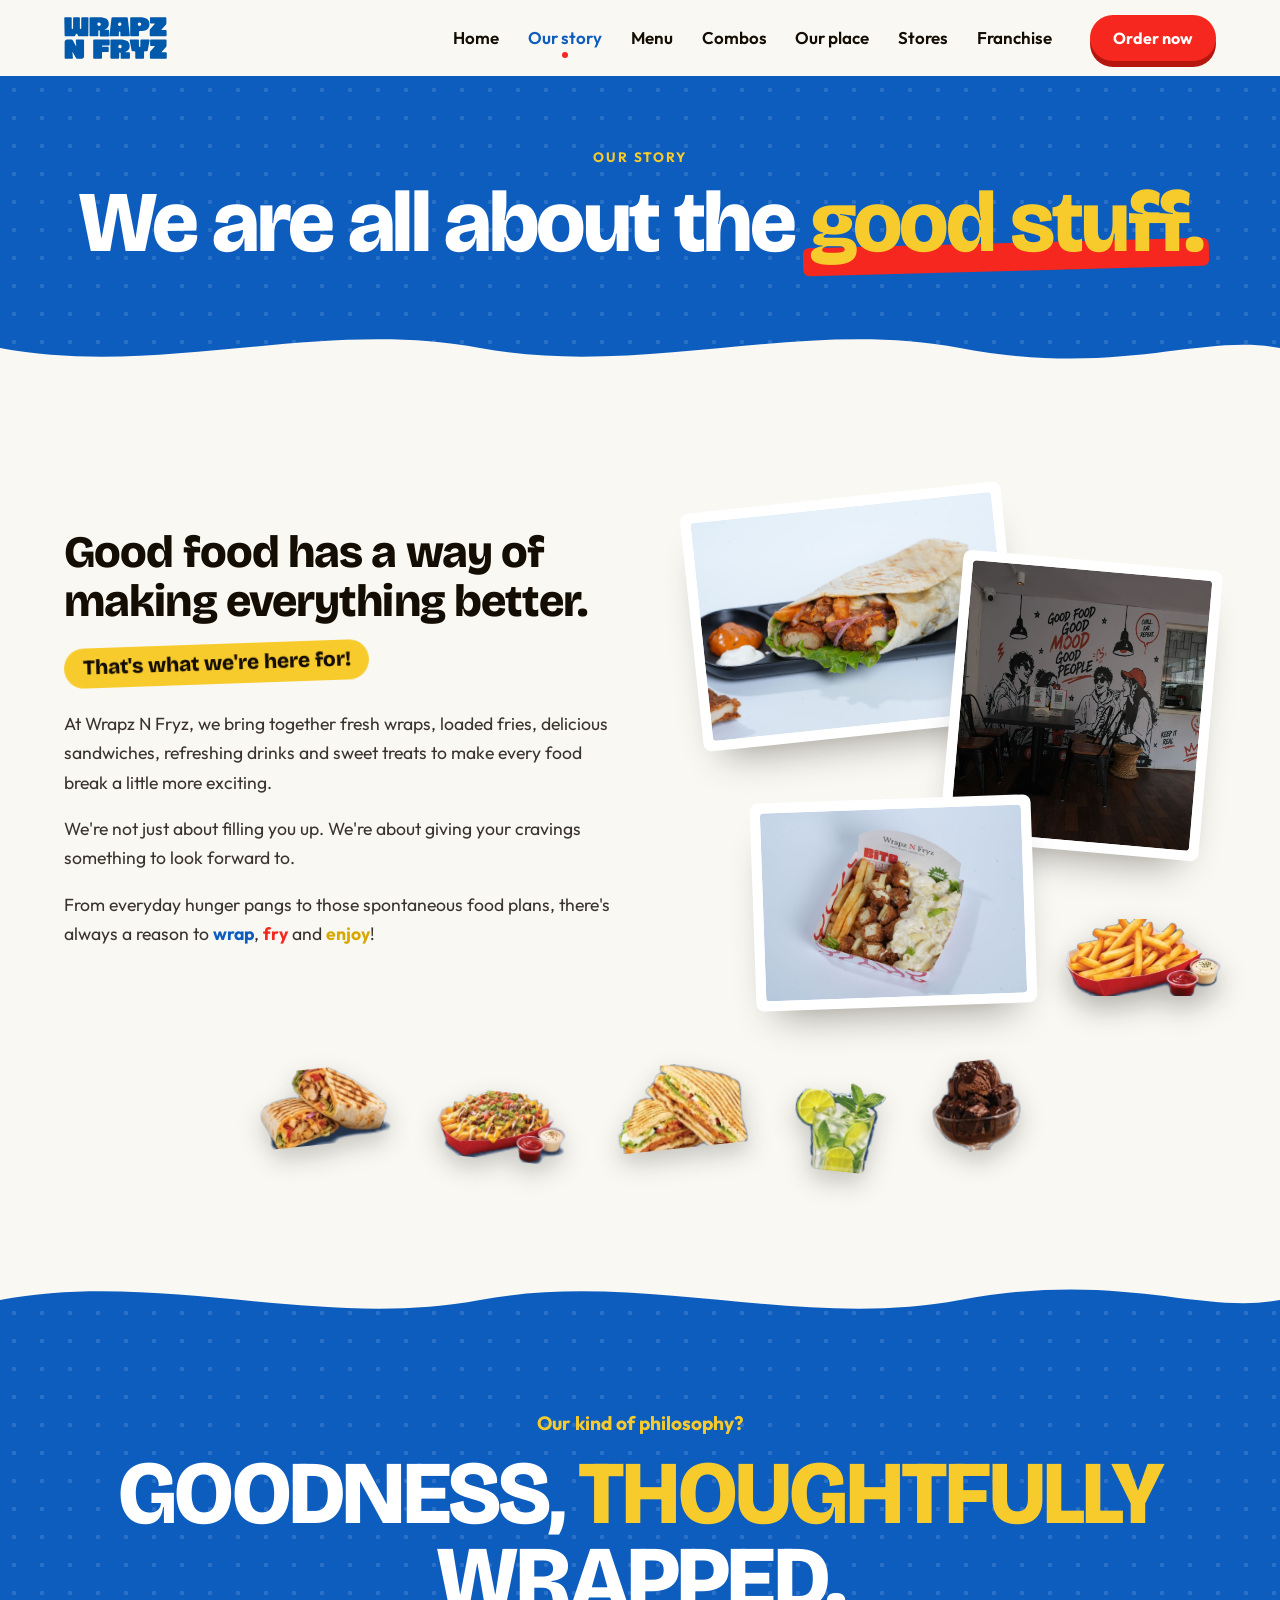
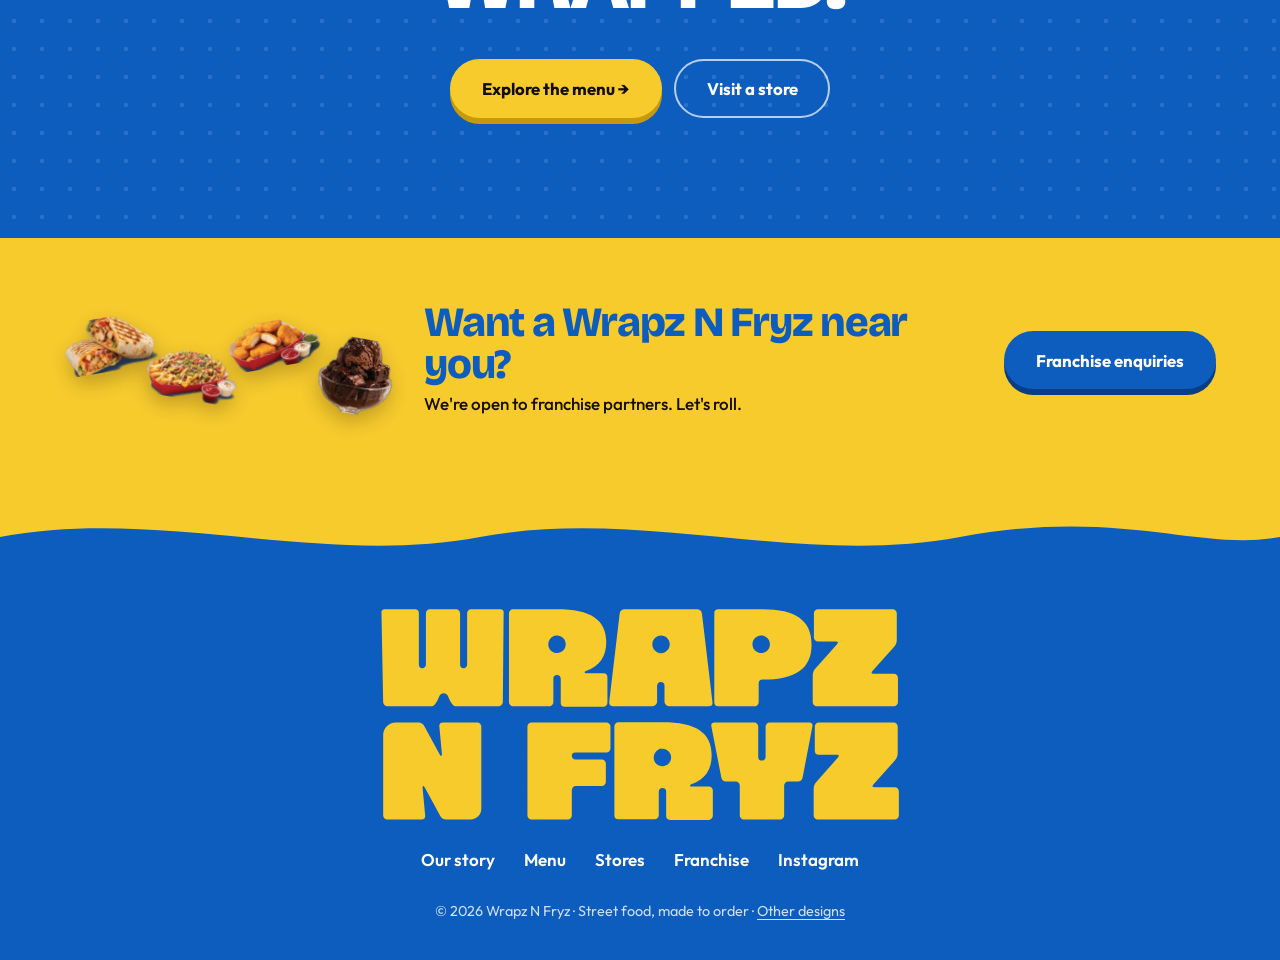
<file: option-8/our-story.html>
<!DOCTYPE html>
<html lang="en">
<head>
  <meta charset="UTF-8">
  <meta name="viewport" content="width=device-width, initial-scale=1.0">
  <title>Our Story — Wrapz N Fryz</title>
  <meta name="description" content="Wrapz N Fryz, Kukatpally, Hyderabad. Fresh wraps, loaded fryz, quick bites, grill sandwiches, mojitos, milkshakes, brownie bowls and ice creams.">
  <meta name="theme-color" content="#0D5DBF">
  <link rel="icon" type="image/svg+xml" href="../images/favicon.svg">
  <link rel="preconnect" href="https://fonts.googleapis.com">
  <link rel="preconnect" href="https://fonts.gstatic.com" crossorigin>
  <link href="https://fonts.googleapis.com/css2?family=Bricolage+Grotesque:opsz,wght@12..96,600;12..96,700;12..96,800&family=Outfit:wght@400;500;600;700&display=swap" rel="stylesheet">
  <link rel="stylesheet" href="../css/style-7.css?v=1795581317">
  <link rel="stylesheet" href="../css/style-8.css?v=1795591440">
</head>
<body>
  <header class="nav" id="nav">
    <div class="wrap nav__in">
      <a href="index.html" class="nav__logo" aria-label="Wrapz N Fryz home"><img src="../images/brand/logo-wordmark.svg" alt="Wrapz N Fryz"></a>
      <nav class="nav__links" id="navLinks" aria-label="Main">
        <a href="index.html">Home</a>
        <a href="our-story.html" class="is-active" aria-current="page">Our story</a>
        <a href="menu.html">Menu</a>
        <a href="combos.html">Combos</a>
        <a href="our-place.html">Our place</a>
        <a href="stores.html">Stores</a>
        <a href="franchise.html">Franchise</a>
      </nav>
      <a class="btn btn--red nav__cta" href="https://order.wrapznfryz.com/home" target="_blank" rel="noopener">Order now</a>
      <button class="nav__toggle" id="toggle" aria-label="Open menu" aria-expanded="false"><span></span><span></span><span></span></button>
    </div>
  </header>

  <main id="top">
    <section class="phead">
      <div class="wrap phead__in">
        <p class="kicker kicker--light">Our story</p>
        <h1>We are all about the <span class="hl">good stuff.</span></h1>
      </div>
      <svg class="wave wave--down" viewBox="0 0 1440 80" preserveAspectRatio="none" aria-hidden="true"><path d="M0,40 C180,80 360,0 540,40 C720,80 900,0 1080,40 C1260,80 1350,20 1440,40 L1440,80 L0,80 Z"/></svg>
    </section>

    <section class="sec story">
      <div class="wrap story__in">
        <div class="story__text">
          <p class="story__big">Good food has a way of making everything better.</p>
          <p class="story__pop">That's what we're here for!</p>
          <p>At Wrapz N Fryz, we bring together fresh wraps, loaded fries, delicious sandwiches, refreshing drinks and sweet treats to make every food break a little more exciting.</p>
          <p>We're not just about filling you up. We're about giving your cravings something to look forward to.</p>
          <p>From everyday hunger pangs to those spontaneous food plans, there's always a reason to <b class="c-blue">wrap</b>, <b class="c-red">fry</b> and <b class="c-yellow">enjoy</b>!</p>
        </div>
        <div class="story__art" aria-hidden="true">
          <figure class="story__ph story__ph--1"><img src="../images/food/wrap-crispy-chicken.jpg" alt=""></figure>
          <figure class="story__ph story__ph--2"><img src="../images/food/mural-seating.jpg" alt=""></figure>
          <figure class="story__ph story__ph--3"><img src="../images/food/fryz-mac-cheese.jpg" alt=""></figure>
          <img class="story__cut" src="../images/cutouts/fryz-classic.png" alt="">
        </div>
      </div>
      <div class="wrap story__strip" aria-hidden="true">
        <img src="../images/cutouts/wrap-classic.png" alt="">
        <img src="../images/cutouts/fryz-loaded.png" alt="">
        <img src="../images/cutouts/sandwich.png" alt="">
        <img src="../images/cutouts/mojito.png" alt="">
        <img src="../images/cutouts/brownie-bowl.png" alt="">
      </div>
    </section>

    <section class="philo">
      <svg class="wave wave--top" viewBox="0 0 1440 80" preserveAspectRatio="none" aria-hidden="true"><path d="M0,40 C180,0 360,80 540,40 C720,0 900,80 1080,40 C1260,0 1350,60 1440,40 L1440,0 L0,0 Z"/></svg>
      <div class="wrap philo__in">
        <p class="philo__q">Our kind of philosophy?</p>
        <h2>Goodness, <span>thoughtfully</span> wrapped.</h2>
        <div class="btns philo__btns">
          <a class="btn btn--yellow btn--lg" href="menu.html">Explore the menu →</a>
          <a class="btn btn--light btn--lg" href="stores.html">Visit a store</a>
        </div>
      </div>
    </section>

    <!-- ============ FRANCHISE ============ -->
    <section class="franchise">
      <div class="wrap franchise__in">
        <div class="franchise__foods" aria-hidden="true">
          <img src="../images/cutouts/wrap-classic.png" alt="">
          <img src="../images/cutouts/fryz-loaded.png" alt="">
          <img src="../images/cutouts/quick-bites.png" alt="">
          <img src="../images/cutouts/brownie-bowl.png" alt="">
        </div>
        <div>
          <h2>Want a Wrapz N Fryz near you?</h2>
          <p>We're open to franchise partners. Let's roll.</p>
        </div>
        <a class="btn btn--blue btn--lg" href="franchise.html">Franchise enquiries</a>
      </div>
    </section>
  </main>

  <!-- ============ FOOTER ============ -->
  <footer class="foot">
    <svg class="wave wave--top wave--yellow" viewBox="0 0 1440 80" preserveAspectRatio="none" aria-hidden="true"><path d="M0,40 C180,0 360,80 540,40 C720,0 900,80 1080,40 C1260,0 1350,60 1440,40 L1440,0 L0,0 Z"/></svg>
    <div class="wrap foot__in">
      <img class="foot__logo" src="../images/brand/logo-wordmark-yellow.svg" alt="Wrapz N Fryz">
      <nav aria-label="Footer">
        <a href="our-story.html">Our story</a>
        <a href="menu.html">Menu</a>
        <a href="stores.html">Stores</a>
        <a href="franchise.html">Franchise</a>
        <a href="https://instagram.com/heywrappy" target="_blank" rel="noopener">Instagram</a>
      </nav>
      <p>© <span id="year">2026</span> Wrapz N Fryz · Street food, made to order · <a class="foot__opts" href="../index-7.html">Other designs</a></p>
    </div>
  </footer>

  <a class="fab" href="https://order.wrapznfryz.com/home" target="_blank" rel="noopener" aria-label="Order now"><img src="../images/clipart/wrap-in-hand.svg" alt=""></a>

  <script src="../js/main-8.js?v=1795581317"></script>
</body>
</html>
</file>
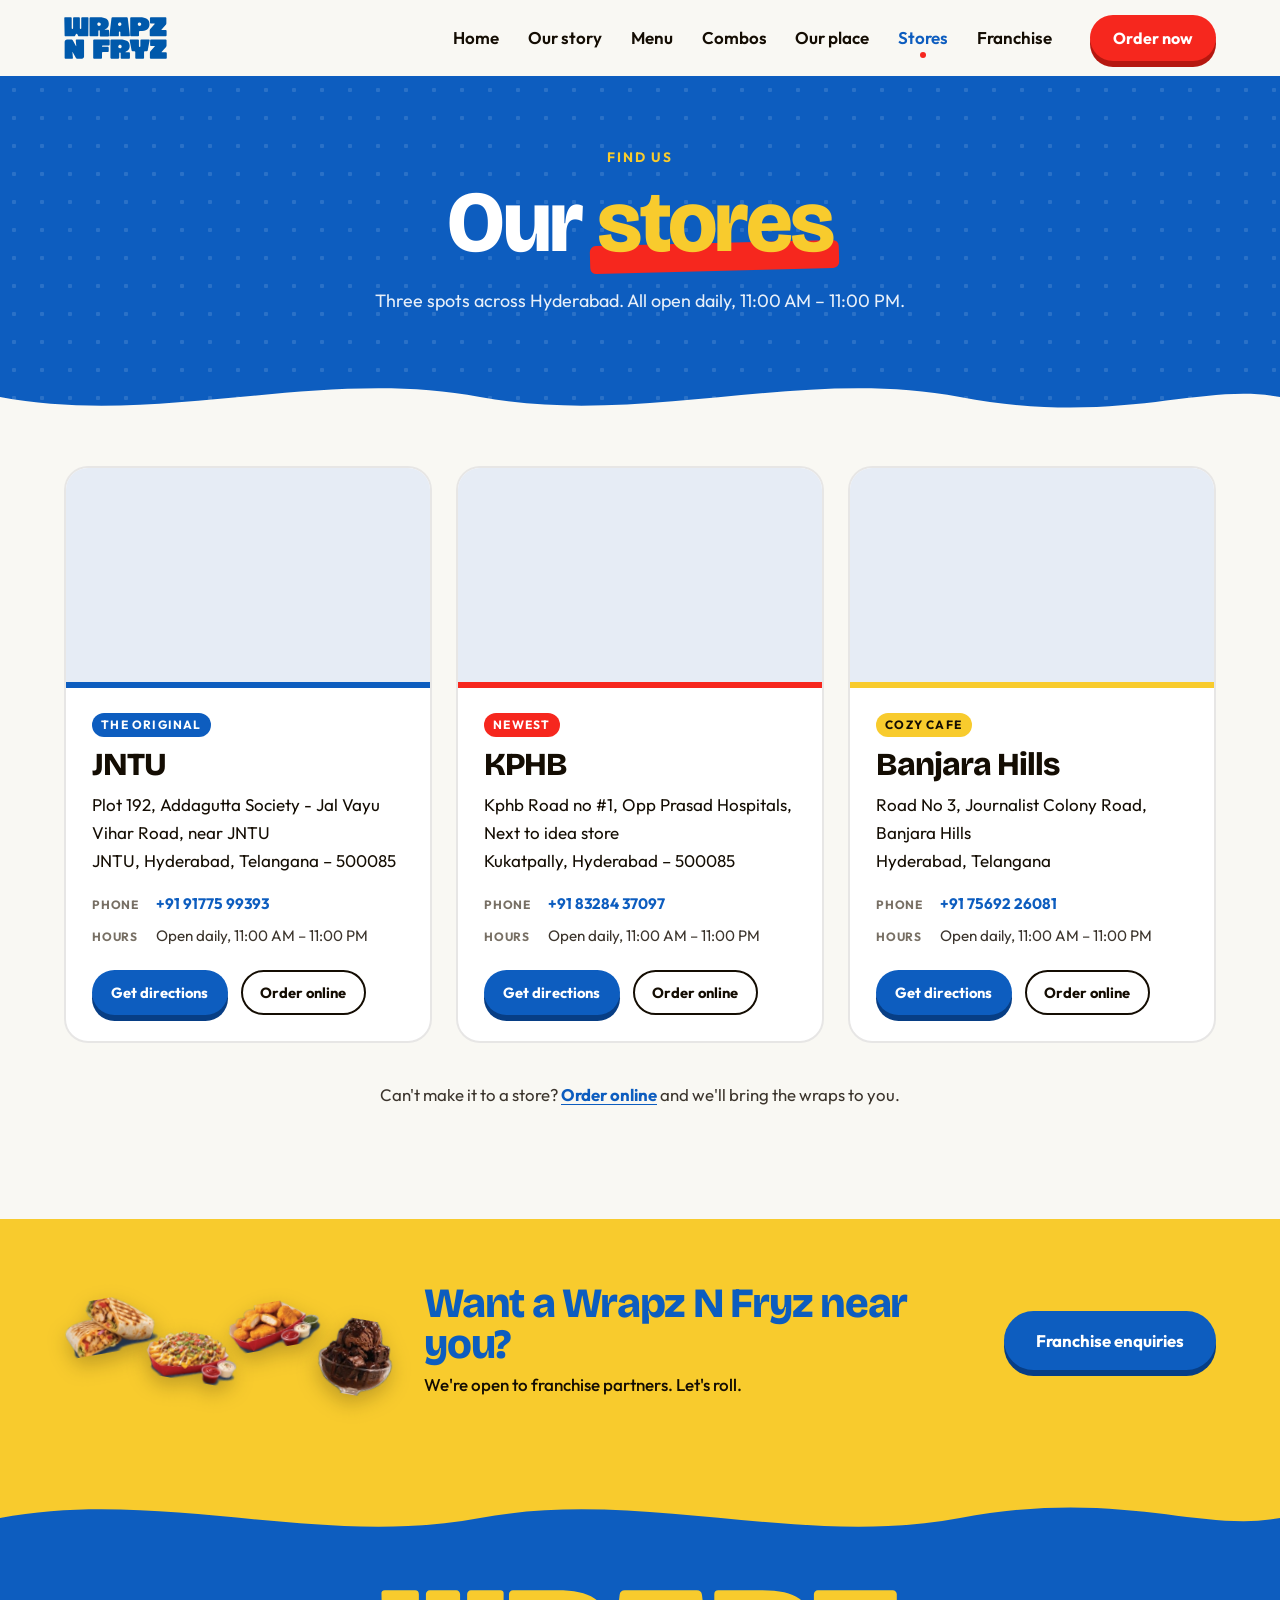
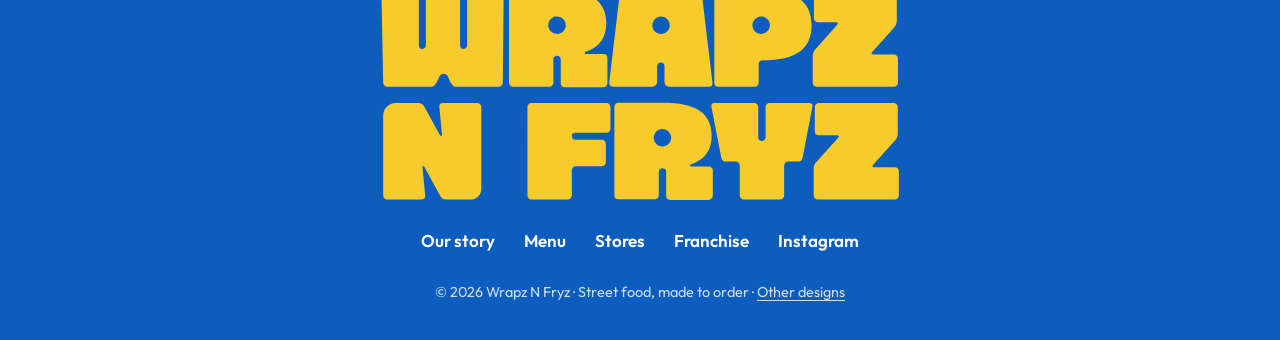
<file: option-8/stores.html>
<!DOCTYPE html>
<html lang="en">
<head>
  <meta charset="UTF-8">
  <meta name="viewport" content="width=device-width, initial-scale=1.0">
  <title>Stores — Wrapz N Fryz</title>
  <meta name="description" content="Wrapz N Fryz, Kukatpally, Hyderabad. Fresh wraps, loaded fryz, quick bites, grill sandwiches, mojitos, milkshakes, brownie bowls and ice creams.">
  <meta name="theme-color" content="#0D5DBF">
  <link rel="icon" type="image/svg+xml" href="../images/favicon.svg">
  <link rel="preconnect" href="https://fonts.googleapis.com">
  <link rel="preconnect" href="https://fonts.gstatic.com" crossorigin>
  <link href="https://fonts.googleapis.com/css2?family=Bricolage+Grotesque:opsz,wght@12..96,600;12..96,700;12..96,800&family=Outfit:wght@400;500;600;700&display=swap" rel="stylesheet">
  <link rel="stylesheet" href="../css/style-7.css?v=1795581317">
  <link rel="stylesheet" href="../css/style-8.css?v=1795591440">
</head>
<body>
  <header class="nav" id="nav">
    <div class="wrap nav__in">
      <a href="index.html" class="nav__logo" aria-label="Wrapz N Fryz home"><img src="../images/brand/logo-wordmark.svg" alt="Wrapz N Fryz"></a>
      <nav class="nav__links" id="navLinks" aria-label="Main">
        <a href="index.html">Home</a>
        <a href="our-story.html">Our story</a>
        <a href="menu.html">Menu</a>
        <a href="combos.html">Combos</a>
        <a href="our-place.html">Our place</a>
        <a href="stores.html" class="is-active" aria-current="page">Stores</a>
        <a href="franchise.html">Franchise</a>
      </nav>
      <a class="btn btn--red nav__cta" href="https://order.wrapznfryz.com/home" target="_blank" rel="noopener">Order now</a>
      <button class="nav__toggle" id="toggle" aria-label="Open menu" aria-expanded="false"><span></span><span></span><span></span></button>
    </div>
  </header>

  <main id="top">
    <section class="phead">
      <div class="wrap phead__in">
        <p class="kicker kicker--light">Find us</p>
        <h1>Our <span class="hl">stores</span></h1>
        <p class="phead__sub">Three spots across Hyderabad. All open daily, 11:00 AM – 11:00 PM.</p>
      </div>
      <svg class="wave wave--down" viewBox="0 0 1440 80" preserveAspectRatio="none" aria-hidden="true"><path d="M0,40 C180,80 360,0 540,40 C720,80 900,0 1080,40 C1260,80 1350,20 1440,40 L1440,80 L0,80 Z"/></svg>
    </section>
    <section class="sec stores">
      <div class="wrap">
        <div class="stores__grid">
          <article class="store store--blue">
            <div class="store__map"><iframe title="Map: Wrapz N Fryz JNTU" loading="lazy" referrerpolicy="no-referrer-when-downgrade" src="https://maps.google.com/maps?q=wrappy%20JNTU%20Hyderabad&z=15&output=embed"></iframe></div>
            <div class="store__body">
              <p class="store__tag">The Original</p>
              <h2>JNTU</h2>
              <address>Plot 192, Addagutta Society - Jal Vayu Vihar Road, near JNTU<br>JNTU, Hyderabad, Telangana – 500085</address>
              <ul class="store__info">
                <li><span>Phone</span><a href="tel:+919177599393">+91 91775 99393</a></li>
                <li><span>Hours</span>Open daily, 11:00 AM – 11:00 PM</li>
              </ul>
              <div class="btns">
                <a class="btn btn--blue" href="https://www.google.com/maps/search/?api=1&query=wrappy%20JNTU%20Hyderabad" target="_blank" rel="noopener">Get directions</a>
                <a class="btn btn--outline" href="https://order.wrapznfryz.com/home" target="_blank" rel="noopener">Order online</a>
              </div>
            </div>
          </article>
          <article class="store store--red">
            <div class="store__map"><iframe title="Map: Wrapz N Fryz KPHB" loading="lazy" referrerpolicy="no-referrer-when-downgrade" src="https://maps.google.com/maps?q=Wrapz%20N%20Fryz%20KPHB%20Kukatpally%20Hyderabad&z=15&output=embed"></iframe></div>
            <div class="store__body">
              <p class="store__tag">Newest</p>
              <h2>KPHB</h2>
              <address>Kphb Road no #1, Opp Prasad Hospitals, Next to idea store<br>Kukatpally, Hyderabad – 500085</address>
              <ul class="store__info">
                <li><span>Phone</span><a href="tel:+918328437097">+91 83284 37097</a></li>
                <li><span>Hours</span>Open daily, 11:00 AM – 11:00 PM</li>
              </ul>
              <div class="btns">
                <a class="btn btn--blue" href="https://www.google.com/maps/search/?api=1&query=Wrapz%20N%20Fryz%20KPHB%20Kukatpally%20Hyderabad" target="_blank" rel="noopener">Get directions</a>
                <a class="btn btn--outline" href="https://order.wrapznfryz.com/home" target="_blank" rel="noopener">Order online</a>
              </div>
            </div>
          </article>
          <article class="store store--yellow">
            <div class="store__map"><iframe title="Map: Wrapz N Fryz Banjara Hills" loading="lazy" referrerpolicy="no-referrer-when-downgrade" src="https://maps.google.com/maps?q=Wrapz%20N%20Fryz%20Banjara%20Hills%20Hyderabad&z=15&output=embed"></iframe></div>
            <div class="store__body">
              <p class="store__tag">Cozy Cafe</p>
              <h2>Banjara Hills</h2>
              <address>Road No 3, Journalist Colony Road, Banjara Hills<br>Hyderabad, Telangana</address>
              <ul class="store__info">
                <li><span>Phone</span><a href="tel:+917569226081">+91 75692 26081</a></li>
                <li><span>Hours</span>Open daily, 11:00 AM – 11:00 PM</li>
              </ul>
              <div class="btns">
                <a class="btn btn--blue" href="https://www.google.com/maps/search/?api=1&query=Wrapz%20N%20Fryz%20Banjara%20Hills%20Hyderabad" target="_blank" rel="noopener">Get directions</a>
                <a class="btn btn--outline" href="https://order.wrapznfryz.com/home" target="_blank" rel="noopener">Order online</a>
              </div>
            </div>
          </article>
        </div>
        <p class="stores__note">Can't make it to a store? <a href="https://order.wrapznfryz.com/home" target="_blank" rel="noopener">Order online</a> and we'll bring the wraps to you.</p>
      </div>
    </section>
    <!-- ============ FRANCHISE ============ -->
    <section class="franchise">
      <div class="wrap franchise__in">
        <div class="franchise__foods" aria-hidden="true">
          <img src="../images/cutouts/wrap-classic.png" alt="">
          <img src="../images/cutouts/fryz-loaded.png" alt="">
          <img src="../images/cutouts/quick-bites.png" alt="">
          <img src="../images/cutouts/brownie-bowl.png" alt="">
        </div>
        <div>
          <h2>Want a Wrapz N Fryz near you?</h2>
          <p>We're open to franchise partners. Let's roll.</p>
        </div>
        <a class="btn btn--blue btn--lg" href="franchise.html">Franchise enquiries</a>
      </div>
    </section>
  </main>

  <!-- ============ FOOTER ============ -->
  <footer class="foot">
    <svg class="wave wave--top wave--yellow" viewBox="0 0 1440 80" preserveAspectRatio="none" aria-hidden="true"><path d="M0,40 C180,0 360,80 540,40 C720,0 900,80 1080,40 C1260,0 1350,60 1440,40 L1440,0 L0,0 Z"/></svg>
    <div class="wrap foot__in">
      <img class="foot__logo" src="../images/brand/logo-wordmark-yellow.svg" alt="Wrapz N Fryz">
      <nav aria-label="Footer">
        <a href="our-story.html">Our story</a>
        <a href="menu.html">Menu</a>
        <a href="stores.html">Stores</a>
        <a href="franchise.html">Franchise</a>
        <a href="https://instagram.com/heywrappy" target="_blank" rel="noopener">Instagram</a>
      </nav>
      <p>© <span id="year">2026</span> Wrapz N Fryz · Street food, made to order · <a class="foot__opts" href="../index-7.html">Other designs</a></p>
    </div>
  </footer>

  <a class="fab" href="https://order.wrapznfryz.com/home" target="_blank" rel="noopener" aria-label="Order now"><img src="../images/clipart/wrap-in-hand.svg" alt=""></a>

  <script src="../js/main-8.js?v=1795581317"></script>
</body>
</html>
</file>
<file: css/style-7.css>
/* =========================================================
   Wrapz N Fryz — Option 6: "Food & fun"
   Brand colours from the logo presentation:
   Blue #0D5DBF · Red #F6271E · Yellow #F8CB2D · Cream #F9F8F3 · Ink #140D03
   ========================================================= */
:root {
  --blue: #0D5DBF;
  --blue-deep: #0059AB;
  --red: #F6271E;
  --yellow: #F8CB2D;
  --cream: #F9F8F3;
  --ink: #140D03;
  --text: #3B342C;
  --muted: #776F64;
  --line: rgba(20, 13, 3, .1);
  --r: 24px;
  --display: "Bricolage Grotesque", system-ui, sans-serif;
  --body: "Outfit", system-ui, sans-serif;
  --bounce: cubic-bezier(.34, 1.56, .64, 1);
}

*, *::before, *::after { box-sizing: border-box; }
html { scroll-behavior: smooth; scroll-padding-top: 84px; overflow-x: clip; }
body { margin: 0; font: 400 17px/1.65 var(--body); color: var(--text); background: var(--cream); overflow-x: clip; -webkit-font-smoothing: antialiased; }
img { max-width: 100%; display: block; }
a { color: inherit; text-decoration: none; }
button { font: inherit; }
h1, h2, h3 { font-family: var(--display); color: var(--ink); font-weight: 800; letter-spacing: -.03em; line-height: 1; margin: 0; }
.wrap { max-width: 1200px; margin: 0 auto; padding: 0 24px; }
.btns { display: flex; flex-wrap: wrap; gap: .8rem; }

/* ---------- Bits ---------- */
.kicker { font: 700 .85rem var(--body); text-transform: uppercase; letter-spacing: .14em; color: var(--red); margin: 0 0 .9rem; }
.kicker--light { color: var(--yellow); }
.hl { position: relative; z-index: 0; white-space: nowrap; color: var(--blue); }
.hl::after { content: ""; position: absolute; left: -.08em; right: -.08em; bottom: .04em; height: .32em; background: var(--yellow); border-radius: 6px; z-index: -1; transform: rotate(-1.5deg); }
.hl--red { color: var(--red); }
.head { margin-bottom: 3rem; }
.head h2 { font-size: clamp(2.4rem, 5.4vw, 4.2rem); }
.head--center { text-align: center; max-width: 720px; margin-left: auto; margin-right: auto; }
.head--row { display: flex; justify-content: space-between; align-items: flex-end; gap: 1.5rem; flex-wrap: wrap; }
.sub { font-size: 1.12rem; margin: 1rem 0 0; color: var(--muted); }

/* ---------- Buttons ---------- */
.btn { display: inline-flex; align-items: center; gap: .5em; font: 700 1rem var(--body); padding: .85em 1.5em; border-radius: 999px; border: 2px solid transparent; cursor: pointer; transition: transform .3s var(--bounce), background .2s, color .2s, box-shadow .3s; white-space: nowrap; }
.btn:hover { transform: translateY(-3px) scale(1.03); }
.btn:active { transform: scale(.97); }
.btn--lg { padding: 1em 1.8em; font-size: 1.05rem; }
.btn--red { background: var(--red); color: #fff; box-shadow: 0 6px 0 #B5170F; }
.btn--yellow { background: var(--yellow); color: var(--ink); box-shadow: 0 6px 0 #C79A0C; }
.btn--blue { background: var(--blue); color: #fff; box-shadow: 0 6px 0 #073E85; }
.btn--light { border-color: rgba(255,255,255,.7); color: #fff; }
.btn--light:hover { background: #fff; color: var(--blue); }
.btn--outline { border-color: var(--ink); color: var(--ink); }
.btn--outline:hover { background: var(--ink); color: var(--cream); }
.btn--red:hover, .btn--yellow:hover, .btn--blue:hover { box-shadow: 0 9px 0 rgba(0,0,0,.18); }
.arr { transition: transform .3s var(--bounce); }
.btn:hover .arr { transform: translateX(4px); }

/* ---------- Waves ---------- */
.wave { position: absolute; left: 0; width: 100%; height: 60px; display: block; pointer-events: none; }
.wave--down { bottom: -1px; }
.wave--top { top: -1px; }
.hero .wave path { fill: var(--yellow); }
.menu .wave--top path { fill: var(--cream); }
.menu .wave--down path { fill: var(--yellow); }
.goodness .wave path { fill: var(--cream); }
.foot .wave path { fill: var(--yellow); }

/* ---------- Nav ---------- */
.nav { position: sticky; top: 0; z-index: 40; background: rgba(249,248,243,.9); backdrop-filter: blur(12px); transition: box-shadow .3s; }
.nav.scrolled { box-shadow: 0 6px 24px -14px rgba(20,13,3,.35); }
.nav__in { display: flex; align-items: center; gap: 2.4rem; height: 76px; }
.nav__logo img { height: 42px; width: auto; transition: transform .4s var(--bounce); }
.nav__logo:hover img { transform: rotate(-4deg) scale(1.06); }
.nav__links { display: flex; gap: 1.8rem; margin-left: auto; }
.nav__links a { font-weight: 600; color: var(--ink); position: relative; }
.nav__links a::after { content: ""; position: absolute; left: 50%; bottom: -6px; width: 6px; height: 6px; border-radius: 50%; background: var(--red); transform: translateX(-50%) scale(0); transition: transform .3s var(--bounce); }
.nav__links a:hover::after { transform: translateX(-50%) scale(1); }
.nav__cta { padding: .7em 1.3em; }
.nav__toggle { display: none; margin-left: auto; width: 46px; height: 46px; border-radius: 50%; border: 0; background: var(--yellow); cursor: pointer; }
.nav__toggle span { display: block; width: 18px; height: 2.5px; border-radius: 2px; background: var(--ink); margin: 3.5px auto; transition: .3s; }
.nav__toggle[aria-expanded="true"] span:nth-child(1) { transform: translateY(6px) rotate(45deg); }
.nav__toggle[aria-expanded="true"] span:nth-child(2) { opacity: 0; }
.nav__toggle[aria-expanded="true"] span:nth-child(3) { transform: translateY(-6px) rotate(-45deg); }

/* ---------- Hero ---------- */
.hero { position: relative; background: var(--blue); color: rgba(255,255,255,.9); padding: 64px 0 120px; overflow: hidden; }
.hero::before { content: ""; position: absolute; inset: 0; background-image: radial-gradient(rgba(255,255,255,.12) 2px, transparent 2.5px); background-size: 28px 28px; mask-image: linear-gradient(90deg, #000, transparent 70%); pointer-events: none; }
.hero__in { position: relative; display: grid; grid-template-columns: 1fr 1fr; gap: 48px; align-items: center; }
.pill { display: inline-flex; align-items: center; gap: .55em; background: rgba(255,255,255,.14); color: #fff; font-weight: 600; font-size: .9rem; padding: .45em 1em; border-radius: 999px; margin: 0 0 1.6rem; }
.pill__dot { width: 8px; height: 8px; border-radius: 50%; background: var(--yellow); animation: pulse 1.6s infinite; }
.hero h1 { font-size: clamp(3.6rem, 9vw, 7.6rem); line-height: .88; color: #fff; }
.hero h1 .w { display: block; animation: drop .9s var(--bounce) both; }
.w--1 { animation-delay: .05s; }
.w--2 { color: var(--yellow); animation-delay: .18s; padding-left: .5em; }
.w--3 { animation-delay: .31s; }
.lead { font-size: 1.15rem; max-width: 42ch; margin: 1.8rem 0 2.2rem; }
.hero__art { position: relative; aspect-ratio: 1; max-width: 560px; width: 100%; justify-self: center; }
.hero__circle { position: absolute; inset: 8%; border-radius: 50%; overflow: hidden; border: 10px solid var(--yellow); box-shadow: 0 30px 60px -20px rgba(0,0,0,.45); animation: pop .9s var(--bounce) .2s both; }
.hero__circle img { width: 100%; height: 100%; object-fit: cover; object-position: 60% 50%; transition: transform .8s; }
.hero__art:hover .hero__circle img { transform: scale(1.06); }
.badge { position: absolute; width: 30%; right: -2%; top: -2%; animation: spin 14s linear infinite; z-index: 3; }
.badge text { font: 800 15.5px var(--body); letter-spacing: 1.6px; fill: var(--ink); }
.badge__icon { position: absolute; width: 12%; right: 7%; top: 7%; z-index: 4; transform: rotate(-8deg); }
.float { position: absolute; z-index: 2; filter: drop-shadow(0 10px 12px rgba(0,0,0,.25)); transition: transform .25s ease-out; }
.f1 { width: 18%; left: -4%; top: 14%; animation: bob 3.4s ease-in-out infinite; }
.f2 { width: 15%; left: 2%; bottom: 8%; animation: bob 3s ease-in-out infinite .6s; }
.f3 { width: 16%; right: -4%; bottom: 22%; animation: bob 3.8s ease-in-out infinite .3s; }
.f4 { width: 15%; left: 42%; bottom: -3%; animation: bob 3.2s ease-in-out infinite .9s; }
.f5 { width: 13%; left: 40%; top: -3%; animation: bob 3.6s ease-in-out infinite 1.2s; }

/* ---------- Ticker ---------- */
.ticker { background: var(--yellow); overflow: hidden; padding: .4rem 0 1.4rem; }
.ticker__track { display: flex; align-items: center; gap: 1.8rem; width: max-content; animation: marquee 28s linear infinite; }
.ticker__track span { font: 800 clamp(1.8rem, 3.6vw, 2.8rem) var(--display); color: var(--ink); text-transform: uppercase; letter-spacing: -.02em; }
.ticker__track img { width: 46px; height: 46px; object-fit: contain; }
.ticker:hover .ticker__track { animation-play-state: paused; }

/* ---------- Sections ---------- */
.sec { position: relative; padding: 110px 0; }

/* ---------- Picker ---------- */
.picker__box { display: grid; grid-template-columns: 1.25fr 1fr; gap: 24px; align-items: stretch; }
.picker__qs { background: #fff; border-radius: var(--r); padding: 2.2rem; border: 2px solid var(--line); display: grid; gap: 2rem; }
.q__label { font: 700 1.1rem var(--display); color: var(--ink); margin: 0 0 1rem; display: flex; align-items: center; gap: .6rem; }
.q__label b { width: 30px; height: 30px; border-radius: 50%; background: var(--blue); color: #fff; display: grid; place-items: center; font-size: .9rem; }
.opts { display: flex; flex-wrap: wrap; gap: .6rem; }
.opt { text-decoration: none; display: inline-flex; align-items: center; gap: .5rem; padding: .7em 1.15em; border-radius: 999px; border: 2px solid var(--line); background: var(--cream); font-weight: 600; color: var(--ink); cursor: pointer; transition: transform .25s var(--bounce), border-color .2s, background .2s, color .2s; }
.opt img { width: 28px; height: 28px; object-fit: contain; }
.opt:hover { transform: translateY(-2px) rotate(-1deg); border-color: var(--blue); }
.opt.is-on { background: var(--blue); border-color: var(--blue); color: #fff; transform: scale(1.04); }
.opt.is-on img { filter: drop-shadow(0 0 0 #fff); }
.picker__result { background: var(--red); color: rgba(255,255,255,.92); border-radius: var(--r); padding: 2.2rem; text-align: center; display: flex; flex-direction: column; align-items: center; justify-content: center; }
.plate { width: 180px; height: 180px; border-radius: 50%; background: var(--cream); display: grid; place-items: center; margin-bottom: 1.4rem; box-shadow: inset 0 0 0 10px rgba(248,203,45,.6), 0 18px 30px -16px rgba(0,0,0,.45); }
.plate img { width: 62%; height: 62%; object-fit: contain; }
.plate.spin img { animation: plateIn .7s var(--bounce); }
.picker__result h3 { color: #fff; font-size: clamp(1.7rem, 3vw, 2.3rem); margin-bottom: .6rem; }
.picker__result p { margin: 0 0 1.4rem; max-width: 34ch; }
.picker__result .kicker { margin-bottom: .4rem; }

/* ---------- Menu carousel ---------- */
.menu { background: var(--blue); color: rgba(255,255,255,.9); padding: 120px 0 140px; overflow: hidden; }
.menu h2 { color: #fff; }
.menu .hl { color: var(--red); }
.tabs { display: flex; gap: .4rem; background: rgba(255,255,255,.12); padding: 5px; border-radius: 999px; }
.tab { border: 0; background: none; color: #fff; font-weight: 600; padding: .6em 1.15em; border-radius: 999px; cursor: pointer; transition: background .2s, color .2s; }
.tab.is-on { background: var(--yellow); color: var(--ink); }
.carousel { overflow: hidden; }
.carousel__track { display: flex; gap: 22px; overflow-x: auto; scroll-snap-type: x mandatory; scroll-behavior: smooth; padding: 1rem max(24px, calc((100vw - 1200px) / 2 + 24px)) 2rem; scrollbar-width: none; }
.carousel__track::-webkit-scrollbar { display: none; }
.card { flex: 0 0 280px; scroll-snap-align: start; border-radius: var(--r); padding: 1.4rem; color: var(--ink); position: relative; transition: transform .35s var(--bounce); animation: cardIn .5s var(--bounce) both; }
.card:nth-child(odd) { transform: rotate(-1.5deg); }
.card:nth-child(even) { transform: rotate(1.5deg); }
.card:hover { transform: rotate(0) translateY(-10px) scale(1.03); }
.card--yellow { background: var(--yellow); }
.card--cream { background: var(--cream); }
.card--red { background: var(--red); color: #fff; }

.card__img { height: 170px; display: grid; place-items: center; background: rgba(255,255,255,.55); border-radius: 18px; margin-bottom: 1.1rem; }
.card--red .card__img { background: rgba(255,255,255,.18); }
.card__img img { width: 60%; height: 80%; object-fit: contain; transition: transform .5s var(--bounce); }
.card:hover .card__img img { transform: rotate(-10deg) scale(1.15); }
.card h3 { font-size: 1.45rem; margin-bottom: .35rem; display: flex; align-items: center; gap: .5rem; flex-wrap: wrap; }
.card p { margin: 0; font-size: .97rem; color: var(--text); }
.card--red h3, .card--red p { color: #fff; }
.diet { font: 700 .7rem var(--body); text-transform: uppercase; letter-spacing: .08em; padding: .3em .6em; border-radius: 999px; background: #fff; }
.diet--veg { color: #138A36; } .diet--non { color: var(--red); }
.card--red .diet { background: rgba(255,255,255,.9); }
.carousel__nav { display: flex; align-items: center; justify-content: center; gap: 1rem; }
.arrow { width: 52px; height: 52px; border-radius: 50%; border: 2px solid rgba(255,255,255,.6); background: none; color: #fff; font-size: 1.3rem; cursor: pointer; transition: background .2s, color .2s, transform .3s var(--bounce); }
.arrow:hover { background: var(--yellow); color: var(--ink); border-color: var(--yellow); transform: scale(1.1); }
.dots { display: flex; gap: 6px; }
.dots i { width: 9px; height: 9px; border-radius: 999px; background: rgba(255,255,255,.35); transition: width .3s, background .3s; }
.dots i.on { width: 26px; background: var(--yellow); }

/* ---------- Fryz ---------- */
.fryz { background: var(--yellow); padding: 90px 0 110px; }
.fryz__in { display: grid; grid-template-columns: 1fr 1fr; gap: 56px; align-items: center; }
.fryz h2 { font-size: clamp(2.6rem, 5.4vw, 4.4rem); line-height: .95; }
.fryz .hl::after { background: #fff; }
.fryz__text > p { font-size: 1.1rem; margin: 1.4rem 0 1.8rem; color: var(--ink); max-width: 46ch; }
.fryz__types { display: flex; gap: .8rem; flex-wrap: wrap; }
.fryz__types div { display: flex; align-items: center; gap: .55rem; background: #fff; padding: .55rem 1rem .55rem .6rem; border-radius: 999px; font-weight: 700; color: var(--ink); transition: transform .3s var(--bounce); }
.fryz__types div:hover { transform: translateY(-3px) rotate(-2deg); }
.fryz__types img { width: 34px; height: 34px; object-fit: contain; }
.tip { font-weight: 600; color: var(--blue); margin: 1.4rem 0 0; min-height: 1.6em; transition: opacity .2s; }
.fryz__art { position: relative; aspect-ratio: 1; max-width: 500px; width: 100%; justify-self: center; }
.fryz__glow { position: absolute; inset: 8%; border-radius: 50%; background: var(--cream); }
.fryz__main { position: absolute; width: 74%; left: 13%; top: 12%; z-index: 2; animation: bob 3.2s ease-in-out infinite; filter: drop-shadow(0 22px 22px rgba(20,13,3,.2)); }
.dip { position: absolute; width: 23%; border: 0; background: none; padding: 0; cursor: pointer; z-index: 3; transition: transform .35s var(--bounce); filter: drop-shadow(0 10px 10px rgba(20,13,3,.2)); }
.dip:hover { transform: translateY(-8px) rotate(-6deg) scale(1.08); }
.dip.dunk { animation: dunk .6s var(--bounce); }
.dip--1 { left: 0; bottom: 6%; } .dip--2 { left: 38.5%; bottom: -3%; } .dip--3 { right: 0; bottom: 6%; }

/* ---------- Pairs ---------- */
.pairs__grid { display: grid; grid-template-columns: repeat(4, 1fr); gap: 20px; }
.pair { border-radius: var(--r); padding: 1.8rem 1.5rem; transition: transform .35s var(--bounce); }
.pair:hover { transform: translateY(-8px) rotate(-1.5deg); }
.pair--blue { background: var(--blue); color: rgba(255,255,255,.9); }
.pair--red { background: var(--red); color: rgba(255,255,255,.9); }
.pair--yellow { background: var(--yellow); color: var(--ink); }
.pair--cream { background: #fff; border: 2px solid var(--line); }
.pair--blue h3, .pair--red h3 { color: #fff; }
.pair__icons { display: flex; align-items: center; gap: .4rem; margin-bottom: 1.3rem; }
.pair__icons img { width: 64px; height: 64px; object-fit: contain; background: rgba(255,255,255,.85); border-radius: 50%; padding: 10px; transition: transform .4s var(--bounce); }
.pair:hover .pair__icons img:first-child { transform: rotate(-12deg); }
.pair:hover .pair__icons img:last-child { transform: rotate(12deg); }
.pair--cream .pair__icons img { background: var(--cream); }
.pair__icons span { font: 800 1.6rem var(--display); }
.pair h3 { font-size: 1.4rem; margin-bottom: .4rem; }
.pair p { margin: 0; font-size: .97rem; }

/* ---------- Goodness ---------- */
.goodness { background: var(--red); color: rgba(255,255,255,.92); padding: 140px 0 150px; overflow: hidden; }
.goodness__in { display: grid; grid-template-columns: 1fr 1.15fr; gap: 56px; align-items: center; }
.goodness h2 { color: #fff; font-size: clamp(2.4rem, 4.8vw, 3.8rem); }
.goodness__text > p:not(.kicker) { font-size: 1.1rem; margin: 1.3rem 0 2rem; max-width: 44ch; }
.polaroids { position: relative; height: 480px; }
.pol { position: absolute; margin: 0; background: #fff; padding: 10px 10px 0; border-radius: 6px; box-shadow: 0 20px 40px -20px rgba(0,0,0,.5); width: 52%; transition: transform .4s var(--bounce), z-index 0s; }
.pol img { aspect-ratio: 1; object-fit: cover; width: 100%; border-radius: 3px; }
.pol figcaption { font: 600 1rem var(--display); color: var(--ink); text-align: center; padding: .6rem 0 .8rem; }
.pol--1 { left: 0; top: 4%; transform: rotate(-7deg); }
.pol--2 { left: 30%; top: 22%; transform: rotate(4deg); z-index: 2; }
.pol--3 { right: 0; top: 0; transform: rotate(9deg); width: 44%; }
.pol:hover { transform: rotate(0) scale(1.06); z-index: 5; }
.stk { position: absolute; z-index: 4; filter: drop-shadow(0 10px 14px rgba(0,0,0,.3)); pointer-events: none; }
.stk--1 { width: 30%; left: -6%; bottom: -4%; transform: rotate(-10deg); animation: bob 3.6s ease-in-out infinite; }
.stk--2 { width: 26%; right: -2%; bottom: 2%; transform: rotate(8deg); animation: bob 3.2s ease-in-out infinite .8s; }

/* ---------- Visit ---------- */
.visit__in { display: grid; grid-template-columns: 1fr 1.1fr; gap: 24px; align-items: stretch; }
.visit__card { position: relative; background: #fff; border-radius: var(--r); padding: 2.6rem; border: 2px solid var(--line); overflow: hidden; }
.visit__card h2 { font-size: clamp(2.2rem, 4vw, 3.2rem); max-width: 10ch; }
.visit__stk { position: absolute; width: 150px; right: -18px; top: -10px; transform: rotate(10deg); }
.visit__card address { font-style: normal; margin: 1.4rem 0 1.2rem; color: var(--ink); font-size: 1.05rem; }
.visit__list { list-style: none; padding: 0; margin: 0 0 2rem; display: grid; gap: .6rem; }
.visit__list li { display: flex; align-items: center; gap: .7rem; font-weight: 700; color: var(--blue); }
.visit__list img { width: 30px; height: 30px; object-fit: contain; }
.visit__map { border-radius: var(--r); overflow: hidden; min-height: 420px; background: #fff; border: 2px solid var(--line); }
.visit__map iframe { width: 100%; height: 100%; min-height: 420px; border: 0; display: block; }

/* ---------- Franchise ---------- */
.franchise { background: var(--yellow); padding: 64px 0 90px; }
.franchise__in { display: flex; align-items: center; gap: 2rem; flex-wrap: wrap; }
.franchise__icon { width: 110px; animation: wiggle 3s ease-in-out infinite; }
.franchise h2 { font-size: clamp(1.8rem, 3.4vw, 2.6rem); color: var(--blue); }
.franchise p { margin: .3rem 0 0; color: var(--ink); font-weight: 500; }
.franchise .btn { margin-left: auto; }

/* ---------- Footer ---------- */
.foot { position: relative; background: var(--blue); color: rgba(255,255,255,.8); padding: 100px 0 36px; }
.foot__in { display: grid; gap: 1.6rem; justify-items: center; text-align: center; }
.foot__logo { width: min(520px, 80%); transition: transform .5s var(--bounce); }
.foot__logo:hover { transform: rotate(-3deg) scale(1.03); }
.foot nav { display: flex; gap: 1.8rem; flex-wrap: wrap; justify-content: center; font-weight: 600; }
.foot nav a { color: #fff; }
.foot nav a:hover { color: var(--yellow); }
.foot p { margin: 0; font-size: .9rem; }
.foot__opts { text-decoration: underline; text-underline-offset: 3px; }

/* ---------- FAB ---------- */
.fab { display: none; position: fixed; right: 16px; bottom: 16px; z-index: 50; width: 64px; height: 64px; border-radius: 50%; background: var(--red); box-shadow: 0 8px 20px -6px rgba(0,0,0,.4); place-items: center; animation: bob 2.6s ease-in-out infinite; }
.fab img { width: 40px; }

/* ---------- Reveal ---------- */
.reveal { opacity: 0; transform: translateY(36px); transition: opacity .7s ease, transform .8s var(--bounce); }
.reveal.in { opacity: 1; transform: none; }

/* ---------- Keyframes ---------- */
@keyframes drop { from { opacity: 0; transform: translateY(-60px) rotate(-6deg); } }
@keyframes pop { from { opacity: 0; transform: scale(.6) rotate(-10deg); } }
@keyframes bob { 0%, 100% { translate: 0 0; } 50% { translate: 0 -12px; } }
@keyframes spin { to { rotate: 360deg; } }
@keyframes pulse { 50% { opacity: .35; } }
@keyframes marquee { to { transform: translateX(-50%); } }
@keyframes cardIn { from { opacity: 0; translate: 0 30px; } }
@keyframes plateIn { 0% { transform: scale(.3) rotate(-90deg); opacity: 0; } 100% { transform: none; opacity: 1; } }
@keyframes dunk { 30% { transform: translateY(12px) scale(1.12, .9); } 60% { transform: translateY(-10px) scale(.95, 1.06); } }
@keyframes wiggle { 0%, 100% { rotate: -6deg; } 50% { rotate: 6deg; } }

/* ---------- Option 7: real photos & full menu ---------- */
.hero__circle img { object-position: 55% 55%; }
.pick__price { font: 700 1rem var(--display); color: var(--yellow); margin: -.2rem 0 .8rem !important; }
.plate.has-photo { overflow: hidden; }
.plate.has-photo img { width: 100%; height: 100%; object-fit: cover; }
.menu__legend { display: flex; flex-wrap: wrap; gap: .4rem; margin: 1rem 0 0; }
.tagd { display: inline-block; font: 700 .7rem var(--body); text-transform: uppercase; letter-spacing: .06em; padding: .3em .65em; border-radius: 999px; background: #fff; }
.tagd--veg, .tagd--paneer, .tagd--mushroom { color: #138A36; }
.tagd--chicken { color: var(--red); }
.tags { display: flex; flex-wrap: wrap; gap: .3rem; margin: .5rem 0 .6rem; }
.card { flex-basis: 300px; display: flex; flex-direction: column; }
.card__img { height: 190px; overflow: hidden; padding: 0; }
.card__img.is-photo img { width: 100%; height: 100%; object-fit: cover; border-radius: 18px; }
.card__img.is-art { background: #155BA9 !important; border-radius: 18px; display: flex; align-items: center; justify-content: center; }
.card__img.is-art img { width: 100%; height: 100%; object-fit: contain; border-radius: 18px; }
.card:hover .card__img.is-photo img { transform: scale(1.06); }
.card:hover .card__img.is-art img { transform: scale(1.04); }
.card__sub { font: 700 .72rem var(--body); text-transform: uppercase; letter-spacing: .1em; margin: 0 0 .25rem; opacity: .7; }
.card__row { display: flex; justify-content: space-between; align-items: flex-start; gap: .6rem; }
.card__row h3 { font-size: 1.3rem; margin: 0; }
.price { font: 800 1.15rem var(--display); white-space: nowrap; background: var(--ink); color: var(--yellow); padding: .15em .55em; border-radius: 999px; }
.card--red .price { background: #fff; color: var(--red); }
.card--red .card__sub { color: #fff; }
.card--red .tagd--chicken { color: var(--red); }
.flav { list-style: none; padding: 0; margin: .7rem 0 0; display: grid; gap: .3rem; font-size: .95rem; font-weight: 500; }
.flav li { padding-left: 1.1rem; position: relative; }
.flav li::before { content: ""; position: absolute; left: 0; top: .55em; width: 7px; height: 7px; border-radius: 50%; background: var(--blue); }
.card--red .flav li::before { background: var(--yellow); }
.card--list { flex-basis: 320px; }
.carousel__count { margin: 0 1rem 0 0; font-weight: 700; color: var(--yellow); }
.fryz__art--photo { aspect-ratio: 1; }
.fryz__photo { position: absolute; inset: 6%; width: 88%; height: 88%; object-fit: cover; border-radius: 50%; z-index: 2; border: 8px solid #fff; box-shadow: 0 24px 40px -20px rgba(20,13,3,.4); }
.fryz__photo.swap { animation: plateIn .6s var(--bounce); }
.fryz__dips { position: absolute; width: 46%; right: -6%; bottom: 0; z-index: 3; border-radius: 18px; border: 6px solid #fff; transform: rotate(6deg); box-shadow: 0 16px 30px -14px rgba(20,13,3,.45); }
.fryz__price { position: absolute; left: 2%; top: 4%; z-index: 4; background: var(--red); color: #fff; font: 800 1rem var(--display); padding: .5em 1em; border-radius: 999px; transform: rotate(-6deg); box-shadow: 0 6px 0 #B5170F; }
.fryz__types { margin-bottom: 1.6rem; }
.ft { display: flex; align-items: center; gap: .55rem; background: #fff; padding: .35rem 1rem .35rem .35rem; border-radius: 999px; font-weight: 700; color: var(--ink); border: 2px solid transparent; cursor: pointer; transition: transform .3s var(--bounce), border-color .2s; }
.ft img { width: 40px; height: 40px; border-radius: 50%; object-fit: cover; }
.ft:hover { transform: translateY(-3px) rotate(-2deg); }
.ft.is-on { border-color: var(--blue); }
.pair__photos { display: flex; margin-bottom: 1.2rem; }
.pair__photos img { width: 84px; height: 84px; border-radius: 50%; object-fit: cover; border: 4px solid #fff; box-shadow: 0 8px 14px -8px rgba(0,0,0,.4); transition: transform .4s var(--bounce); background: #1757A8; }
.pair__photos img + img { margin-left: -18px; }
.pair:hover .pair__photos img:first-child { transform: rotate(-10deg); }
.pair:hover .pair__photos img:last-child { transform: rotate(10deg) translateX(6px); }
.pair__price { display: inline-block; margin-top: .9rem; font: 800 .95rem var(--display); background: rgba(255,255,255,.9); color: var(--ink); padding: .3em .8em; border-radius: 999px; }
.pair--cream .pair__price { background: var(--yellow); }

/* ---------- Responsive ---------- */
@media (max-width: 1000px) {
  .nav__links, .nav__cta { display: none; }
  .nav__toggle { display: block; }
  .nav.open .nav__links { display: flex; flex-direction: column; gap: 0; position: absolute; top: 76px; left: 0; right: 0; background: var(--cream); padding: .5rem 24px 1.4rem; box-shadow: 0 14px 24px -14px rgba(20,13,3,.3); }
  .nav.open .nav__links a { padding: .9rem 0; border-bottom: 1px solid var(--line); font-size: 1.1rem; }
  .hero__in, .picker__box, .fryz__in, .goodness__in, .visit__in { grid-template-columns: 1fr; }
  .hero { padding: 40px 0 110px; }
  .hero__art { max-width: 440px; margin-top: 1rem; }
  .pairs__grid { grid-template-columns: 1fr 1fr; }
  .fryz__art { max-width: 380px; order: 2; }
  .polaroids { height: 420px; max-width: 560px; width: 100%; justify-self: center; }
  .fab { display: grid; }
  .sec { padding: 84px 0; }
  .menu { padding: 100px 0 120px; }
  .goodness { padding: 110px 0 130px; }
}
@media (max-width: 600px) {
  body { font-size: 16px; }
  .w--2 { padding-left: .3em; }
  .picker__qs, .picker__result, .visit__card { padding: 1.6rem; }
  .plate { width: 140px; height: 140px; }
  .pairs__grid { grid-template-columns: 1fr; }
  .card, .card--list { flex-basis: 260px; }
  .card__img { height: 160px; }
  .fryz__price { font-size: .85rem; }
  .polaroids { height: 330px; }
  .visit__stk { width: 110px; }
  .franchise .btn { margin-left: 0; }
  .wave { height: 36px; }
}
@media (prefers-reduced-motion: reduce) {
  *, *::before, *::after { animation: none !important; transition: none !important; }
  html { scroll-behavior: auto; }
  .reveal { opacity: 1; transform: none; }
}

/* option 7 fixes */

.tabs { max-width: 100%; overflow-x: auto; scrollbar-width: none; }
.tabs::-webkit-scrollbar { display: none; }
.tab { white-space: nowrap; flex: none; }

/* hero: 3D product pictures around the real photo */
.pf { filter: drop-shadow(0 14px 16px rgba(0,0,0,.35)); z-index: 2; }
.pf1 { width: 22%; left: -12%; top: 6%; animation: bob 3.4s ease-in-out infinite; }
.pf2 { width: 16%; left: -9.67%; top: 48.3%; animation: bob 3.4s ease-in-out infinite; }
.pf3 { width: 27%; left: -14.5%; bottom: 2%; animation: bob 3.4s ease-in-out infinite; }
.pf4 { width: 26%; left: 37%; bottom: -8%; animation: bob 3.2s ease-in-out infinite .9s; }
.pf5 { width: 24%; left: 28%; top: -7%; animation: bob 3.6s ease-in-out infinite 1.2s; }
.pf6 { width: 27%; right: -10%; bottom: 10%; animation: bob 3.4s ease-in-out infinite .4s; }
.pf7 { width: 24%; right: -12%; top: 40%; animation: bob 3.1s ease-in-out infinite 1s; }
@media (max-width: 600px) { .pf1 { width: 18%; left: -7.3%; } .pf2 { width: 10%; left: -3.7%; top: 50.4%; } .pf3 { width: 22%; left: -9.3%; } .pf6 { right: -4%; } .pf7 { right: -5%; } }

/* ticker: real product pictures */
.ticker__track img { width: auto; height: 64px; max-width: 110px; object-fit: contain; filter: drop-shadow(0 6px 8px rgba(20,13,3,.25)); }
@media (max-width: 600px) { .ticker__track img { height: 48px; } }

/* picker plate default: wrap + fries */
.plate img[data-clip] { width: 82%; height: 82%; object-fit: contain; filter: drop-shadow(0 8px 10px rgba(20,13,3,.25)); }

/* franchise band: real category pictures */
.franchise__foods { display: flex; align-items: center; gap: .4rem; }
.franchise__foods img { height: 76px; width: 92px; object-fit: contain; filter: drop-shadow(0 8px 10px rgba(20,13,3,.25)); transition: transform .35s var(--bounce); }
.franchise__foods { gap: 0; padding: 18px 0; }
.franchise__foods img { margin-right: -10px; }
.franchise__foods img:nth-child(odd) { transform: translateY(-16px) rotate(-10deg); }
.franchise__foods img:nth-child(even) { transform: translateY(16px) rotate(10deg); }
.franchise__foods img:hover { transform: rotate(0) translateY(-6px) scale(1.08); }
@media (max-width: 600px) { .franchise__foods img { height: 56px; width: 68px; } }
.franchise__in > div:not(.franchise__foods) { flex: 1 1 320px; }
@media (min-width: 1001px) { .franchise__in { flex-wrap: nowrap; } .franchise .btn { margin-left: 0; } }
</file>
<file: css/style-8.css>
/* Wrapz N Fryz — Option 8: multi-page additions (loads after style-7.css) */
.sr-only { position: absolute; width: 1px; height: 1px; overflow: hidden; clip: rect(0 0 0 0); white-space: nowrap; }
.nav__links a.is-active { color: var(--blue); }
.nav__links a.is-active::after { transform: translateX(-50%) scale(1); }

/* Page header */
.phead { position: relative; background: var(--blue); color: rgba(255,255,255,.9); padding: 72px 0 110px; overflow: hidden; text-align: center; }
.phead::before { content: ""; position: absolute; inset: 0; background-image: radial-gradient(rgba(255,255,255,.12) 2px, transparent 2.5px); background-size: 28px 28px; pointer-events: none; }
.phead__in { position: relative; }
.phead h1 { color: #fff; font-size: clamp(2.8rem, 7vw, 5.4rem); animation: drop .8s var(--bounce) both; }
.phead .hl { color: var(--yellow); }
.phead .hl::after { background: var(--red); }
.phead__sub { max-width: 52ch; margin: 1.2rem auto 0; font-size: 1.12rem; }
.phead .wave path { fill: var(--cream); }

/* Menu page: the menu section follows the header directly */
.phead + .menu { padding-top: 60px; }
.phead + .menu .wave--top { display: none; }
.phead:has(+ .menu) .wave path { fill: var(--blue); }
.phead:has(+ .menu) { padding-bottom: 40px; }

/* Home: teasers to the other pages */
.teasers__grid { display: grid; grid-template-columns: repeat(3, 1fr); gap: 22px; }
.teaser { position: relative; border-radius: var(--r); padding: 1.8rem 1.6rem 1.6rem; display: flex; flex-direction: column; gap: .4rem; overflow: hidden; transition: transform .35s var(--bounce); }
.teaser:hover { transform: translateY(-8px) rotate(-1deg); }
.teaser img { height: 110px; width: auto; max-width: 70%; object-fit: contain; align-self: flex-start; margin-bottom: .6rem; filter: drop-shadow(0 10px 12px rgba(20,13,3,.25)); transition: transform .4s var(--bounce); }
.teaser:hover img { transform: rotate(-8deg) scale(1.08); }
.teaser h3 { font-size: 1.6rem; }
.teaser p { margin: 0; }
.teaser span { margin-top: .8rem; font-weight: 700; }
.teaser--blue { background: var(--blue); color: rgba(255,255,255,.9); } .teaser--blue h3, .teaser--blue span { color: #fff; }
.teaser--red { background: var(--red); color: rgba(255,255,255,.9); } .teaser--red h3, .teaser--red span { color: #fff; }
.teaser--yellow { background: var(--yellow); color: var(--ink); } .teaser--yellow span { color: var(--blue); }

/* Stores page */
.stores { padding-top: 40px; }
.stores__grid { display: grid; grid-template-columns: repeat(3, 1fr); gap: 24px; }
.store { background: #fff; border-radius: var(--r); overflow: hidden; border: 2px solid var(--line); display: flex; flex-direction: column; transition: transform .35s var(--bounce), box-shadow .3s; }
.store:hover { transform: translateY(-6px); box-shadow: 0 24px 40px -24px rgba(20,13,3,.4); }
.store__map { height: 220px; background: #E6ECF5; border-bottom: 6px solid var(--blue); }
.store--red .store__map { border-color: var(--red); }
.store--yellow .store__map { border-color: var(--yellow); }
.store__map iframe { width: 100%; height: 100%; border: 0; display: block; }
.store__body { padding: 1.6rem; display: flex; flex-direction: column; flex: 1; }
.store__tag { display: inline-block; align-self: flex-start; font: 700 .75rem var(--body); text-transform: uppercase; letter-spacing: .1em; padding: .35em .8em; border-radius: 999px; background: var(--blue); color: #fff; margin: 0 0 .8rem; }
.store--red .store__tag { background: var(--red); }
.store--yellow .store__tag { background: var(--yellow); color: var(--ink); }
.store h2 { font-size: 2rem; margin-bottom: .6rem; }
.store address { font-style: normal; color: var(--ink); margin-bottom: 1rem; }
.store__info { list-style: none; padding: 0; margin: 0 0 1.4rem; display: grid; gap: .4rem; font-size: .95rem; }
.store__info span { display: inline-block; min-width: 64px; font-weight: 700; color: var(--muted); text-transform: uppercase; font-size: .75rem; letter-spacing: .08em; }
.store__info a { font-weight: 700; color: var(--blue); }
.store .btns { margin-top: auto; }
.store .btn { padding: .75em 1.2em; font-size: .92rem; }
.stores__note { text-align: center; margin: 2.4rem 0 0; font-size: 1.05rem; }
.stores__note a { color: var(--blue); font-weight: 700; text-decoration: underline; text-underline-offset: 3px; }

@media (max-width: 1000px) {
  .teasers__grid, .stores__grid { grid-template-columns: 1fr; }
  .nav.open .nav__links a.is-active { color: var(--blue); }
}

/* Franchise page */
.fr-why__grid { display: grid; grid-template-columns: repeat(4, 1fr); gap: 20px; }
.fr-card { border-radius: var(--r); padding: 1.6rem; transition: transform .35s var(--bounce); }
.fr-card:hover { transform: translateY(-8px) rotate(-1deg); }
.fr-card img { height: 96px; width: auto; max-width: 80%; object-fit: contain; margin-bottom: 1rem; filter: drop-shadow(0 10px 12px rgba(20,13,3,.25)); }
.fr-card h3 { font-size: 1.3rem; margin-bottom: .4rem; }
.fr-card p { margin: 0; font-size: .97rem; }
.fr-card--blue { background: var(--blue); color: rgba(255,255,255,.9); } .fr-card--blue h3 { color: #fff; }
.fr-card--red { background: var(--red); color: rgba(255,255,255,.9); } .fr-card--red h3 { color: #fff; }
.fr-card--yellow { background: var(--yellow); color: var(--ink); }
.fr-card--cream { background: #fff; border: 2px solid var(--line); }
.fr-form { background: #fff; }
.fr-form__in { display: grid; grid-template-columns: 1fr 1.1fr; gap: 48px; align-items: start; }
.fr-contact h2 { font-size: clamp(2rem, 4vw, 3rem); margin-bottom: 2rem; }
.fr-contact__list { list-style: none; padding: 0; margin: 0; display: grid; gap: 1.6rem; }
.fr-contact__list li { display: flex; gap: 1rem; align-items: flex-start; }
.fr-ico { width: 56px; height: 56px; border-radius: 16px; display: grid; place-items: center; flex: none; }
.fr-ico img { width: 34px; height: 34px; }
.fr-ico--blue { background: #E2ECF9; } .fr-ico--red { background: #FDDCDA; } .fr-ico--yellow { background: #FDF1C6; }
.fr-contact__list h3 { font-size: 1.2rem; margin-bottom: .2rem; }
.fr-contact__list p { margin: 0 0 .3rem; color: var(--muted); }
.fr-contact__list a { color: var(--blue); font-weight: 700; }
.fr-contact__list address { font-style: normal; color: var(--ink); font-weight: 600; }
.fr-formbox { background: var(--cream); border: 2px solid var(--line); border-radius: var(--r); padding: 2rem; display: grid; gap: 1rem; }
.fr-formbox h3 { font-size: 1.6rem; }
.fr-row { display: grid; grid-template-columns: 1fr 1fr; gap: 1rem; }
.fr-formbox label { display: grid; gap: .35rem; font-weight: 600; color: var(--ink); font-size: .95rem; }
.fr-formbox em { font-style: normal; color: var(--muted); font-weight: 500; }
.fr-formbox input, .fr-formbox select, .fr-formbox textarea { font: 500 1rem var(--body); padding: .8em 1em; border-radius: 12px; border: 2px solid var(--line); background: #fff; color: var(--ink); transition: border-color .2s; width: 100%; }
.fr-formbox input:focus, .fr-formbox select:focus, .fr-formbox textarea:focus { outline: none; border-color: var(--blue); }
.fr-formbox .bad { border-color: var(--red); }
.fr-formbox .btn { justify-self: start; }
.fr-status { margin: 0; font-weight: 600; color: var(--blue); min-height: 1.2em; }
.fr-fine { margin: 0; font-size: .85rem; color: var(--muted); }
.fr-fine a { color: var(--blue); font-weight: 700; }
@media (max-width: 1000px) { .fr-why__grid { grid-template-columns: 1fr 1fr; } .fr-form__in { grid-template-columns: 1fr; } }
@media (max-width: 600px) { .fr-why__grid, .fr-row { grid-template-columns: 1fr; } .fr-formbox { padding: 1.4rem; } }

/* Menu page: grid of cards instead of a carousel */
.menu--grid .carousel { overflow: visible; }
.menu--grid .carousel__track { display: grid; grid-template-columns: repeat(auto-fill, minmax(260px, 1fr)); gap: 24px; overflow: visible; max-width: 1200px; margin: 0 auto; padding: 1rem 24px 1rem; scroll-snap-type: none; cursor: default; }
.menu--grid .card, .menu--grid .card--list { flex-basis: auto; transform: none; width: auto; }
.menu--grid .card:nth-child(odd), .menu--grid .card:nth-child(even) { transform: none; }
.menu--grid .card:hover { transform: translateY(-8px); }
.menu--grid .carousel__nav .arrow, .menu--grid .carousel__nav .dots { display: none; }
.menu--grid .carousel__nav { justify-content: center; margin-top: .6rem; }
@media (max-width: 600px) { .menu--grid .carousel__track { grid-template-columns: 1fr 1fr; gap: 14px; padding: 1rem 16px; } .menu--grid .card { padding: .9rem; } .menu--grid .card__img { height: 120px; } .menu--grid .card__row h3 { font-size: 1.05rem; } .menu--grid .card p { font-size: .85rem; } .menu--grid .price { font-size: .95rem; } }
@media (max-width: 380px) { .menu--grid .carousel__track { grid-template-columns: 1fr; } }

/* Home: link from the menu carousel to the full menu page */
.menu__all-wrap { display: flex; justify-content: center; margin-top: 2rem; position: relative; z-index: 1; }

/* Home: About the brand */
.about { background: var(--cream); }
.about__in { display: grid; grid-template-columns: 1fr 1.05fr; gap: 64px; align-items: center; }
.about__art { position: relative; aspect-ratio: 1; max-width: 520px; width: 100%; justify-self: center; }
.about__ph { position: absolute; margin: 0; background: #fff; padding: 10px; border-radius: 8px; box-shadow: 0 24px 40px -22px rgba(20,13,3,.45); transition: transform .4s var(--bounce); }
.about__ph img { width: 100%; height: 100%; object-fit: cover; border-radius: 4px; }
.about__ph--1 { width: 64%; height: 72%; left: 0; top: 0; transform: rotate(-5deg); }
.about__ph--2 { width: 56%; height: 52%; right: 0; bottom: 0; transform: rotate(5deg); z-index: 2; }
.about__ph:hover { transform: rotate(0) scale(1.03); z-index: 3; }
.about__cut { position: absolute; z-index: 4; filter: drop-shadow(0 12px 14px rgba(20,13,3,.3)); animation: bob 3.4s ease-in-out infinite; }
.about__cut--1 { width: 38%; right: -2%; top: 6%; }
.about__cut--2 { width: 26%; left: 4%; bottom: 0; animation-delay: .8s; }
.about__text h2 { font-size: clamp(2.4rem, 5vw, 4rem); text-transform: uppercase; line-height: .95; margin-bottom: 1.4rem; }
.about__text p { font-size: 1.08rem; margin: 0 0 1rem; color: var(--text); }
.about__lead { font-size: 1.22rem !important; color: var(--ink) !important; font-weight: 500; }
.about__text strong { color: var(--red); }
.about__tag { list-style: none; padding: 0; margin: 1.8rem 0 0; display: flex; flex-wrap: wrap; gap: .6rem; }
.about__tag li { font: 800 1.15rem var(--display); padding: .55em 1.2em; border-radius: 999px; transition: transform .3s var(--bounce); }
.about__tag li:nth-child(odd) { transform: rotate(-3deg); }
.about__tag li:nth-child(even) { transform: rotate(3deg); }
.about__tag li:hover { transform: rotate(0) scale(1.08); }
.t-blue { background: var(--blue); color: #fff; }
.t-red { background: var(--red); color: #fff; }
.t-yellow { background: var(--yellow); color: var(--ink); }
@media (max-width: 1000px) { .about__in { grid-template-columns: 1fr; gap: 40px; } .about__art { max-width: 420px; } }

/* Our Story page */
.story__in { display: grid; grid-template-columns: 1.05fr 1fr; gap: 64px; align-items: center; }
.story__text p { font-size: 1.1rem; margin: 0 0 1.1rem; color: var(--text); }
.story__big { font: 800 clamp(1.9rem, 3.6vw, 2.8rem)/1.1 var(--display) !important; color: var(--ink) !important; letter-spacing: -.02em; }
.story__pop { display: inline-block; font: 800 1.3rem var(--display) !important; background: var(--yellow); color: var(--ink) !important; padding: .35em .9em; border-radius: 999px; transform: rotate(-2deg); margin-bottom: 1.6rem !important; }
.c-blue { color: var(--blue); } .c-red { color: var(--red); } .c-yellow { color: #D9A800; }
.story__art { position: relative; aspect-ratio: 1; max-width: 520px; width: 100%; justify-self: center; }
.story__ph { position: absolute; margin: 0; background: #fff; padding: 10px; border-radius: 8px; box-shadow: 0 24px 40px -22px rgba(20,13,3,.45); transition: transform .4s var(--bounce); }
.story__ph img { width: 100%; height: 100%; object-fit: cover; border-radius: 4px; }
.story__ph--1 { width: 62%; height: 46%; left: 0; top: 2%; transform: rotate(-6deg); }
.story__ph--2 { width: 50%; height: 56%; right: 0; top: 14%; transform: rotate(5deg); }
.story__ph--3 { width: 54%; height: 40%; left: 12%; bottom: 0; transform: rotate(-2deg); z-index: 2; }
.story__ph:hover { transform: rotate(0) scale(1.04); z-index: 3; }
.story__cut { position: absolute; width: 30%; right: -2%; bottom: 2%; z-index: 4; filter: drop-shadow(0 12px 14px rgba(20,13,3,.3)); animation: bob 3.4s ease-in-out infinite; }
.story__strip { display: flex; justify-content: center; align-items: center; gap: clamp(.8rem, 4vw, 3rem); margin-top: 4rem; flex-wrap: wrap; }
.story__strip img { height: 90px; width: auto; max-width: 130px; object-fit: contain; filter: drop-shadow(0 10px 12px rgba(20,13,3,.22)); transition: transform .35s var(--bounce); }
.story__strip img:nth-child(odd) { transform: translateY(-10px) rotate(-6deg); }
.story__strip img:nth-child(even) { transform: translateY(10px) rotate(6deg); }
.story__strip img:hover { transform: scale(1.12); }
.philo { position: relative; background: var(--blue); color: #fff; padding: 140px 0 120px; text-align: center; overflow: hidden; }
.philo .wave path { fill: var(--cream); }
.philo::before { content: ""; position: absolute; inset: 0; background-image: radial-gradient(rgba(255,255,255,.12) 2px, transparent 2.5px); background-size: 28px 28px; pointer-events: none; }
.philo__in { position: relative; }
.philo__q { font: 700 1.2rem var(--body); color: var(--yellow); margin: 0 0 1rem; }
.philo h2 { color: #fff; font-size: clamp(2.6rem, 7vw, 5.6rem); text-transform: uppercase; line-height: .95; }
.philo h2 span { color: var(--yellow); }
.philo__btns { justify-content: center; margin-top: 2.4rem; }
@media (max-width: 1000px) { .story__in { grid-template-columns: 1fr; gap: 40px; } .story__art { max-width: 420px; } .philo { padding: 110px 0 90px; } }
@media (max-width: 600px) { .story__strip img { height: 60px; max-width: 80px; } }
@media (max-width: 1160px) and (min-width: 1001px) { .nav__links { gap: 1.1rem; } .nav__links a { font-size: .92rem; } }

/* Home hero: longer headline */
.hero h1.h1--long { font-size: clamp(2.2rem, 5vw, 4.8rem); line-height: .92; text-transform: uppercase; }
.hero h1.h1--long .w--2 { padding-left: 0; }
.hero__sub { font: 800 clamp(1.15rem, 1.8vw, 1.4rem) var(--display); color: var(--yellow); margin: 1.4rem 0 0; }
.hero__sub + .lead { margin-top: .8rem; }
@media (max-width: 600px) { .hero h1.h1--long { font-size: 10vw; } }

/* Home: give About its own colour so it separates from "Can't choose?" */
.about { background: #FDF1C6; }
.about .hl::after { background: #fff; }
.about__ph { background: #fff; }

/* Home hero: WRAP IT. FRY IT. LOVE IT. */
.hero__tag { display: flex; flex-wrap: wrap; gap: .5rem; margin: -.8rem 0 2rem; }
.hero__tag + .btns, .hero__tag ~ .btns { margin-top: 0; }
.ht { font: 800 clamp(1rem, 1.5vw, 1.2rem) var(--display); text-transform: uppercase; letter-spacing: .02em; padding: .45em 1em; border-radius: 999px; transition: transform .3s var(--bounce); }
.ht:nth-child(odd) { transform: rotate(-3deg); } .ht:nth-child(even) { transform: rotate(3deg); }
.ht:hover { transform: rotate(0) scale(1.08); }
.ht--w { background: #fff; color: var(--blue); } .ht--r { background: var(--red); color: #fff; } .ht--y { background: var(--yellow); color: var(--ink); }
</file>
<file: css/style-2.css>
/* =========================================================
   Wrapz N Fryz — Option 2: "Editorial snack zine"
   Same brand colours as the logo presentation, softer styling:
   serif headlines, mono details, bento tiles, paper grain.
   ========================================================= */
:root {
  --blue: #0D5DBF;
  --blue-deep: #0059AB;
  --red: #F6271E;
  --yellow: #F8CB2D;
  --cream: #F9F8F3;
  --paper: #F3F0E6;
  --ink: #140D03;
  --muted: #6E665C;
  --line: rgba(20, 13, 3, .14);
  --r: 28px;
  --soft: 0 1px 0 rgba(20,13,3,.04), 0 20px 40px -24px rgba(20,13,3,.35);
  --serif: "Fraunces", Georgia, serif;
  --mono: "Space Mono", ui-monospace, monospace;
  --sans: "Rubik", system-ui, sans-serif;
}

*, *::before, *::after { box-sizing: border-box; }
html { scroll-behavior: smooth; scroll-padding-top: 90px; overflow-x: clip; }
body { margin: 0; background: var(--cream); color: var(--ink); font: 400 17px/1.6 var(--sans); overflow-x: clip; }
img { max-width: 100%; display: block; }
a { color: inherit; }
h1, h2, h3 { font-family: var(--serif); font-weight: 600; letter-spacing: -.02em; line-height: 1; margin: 0; font-variation-settings: "SOFT" 100; }
em { font-style: italic; color: var(--blue); font-weight: 400; }
em.red { color: var(--red); }
.mono { font-family: var(--mono); font-size: .82rem; letter-spacing: .02em; text-transform: uppercase; }
.small { font-size: .74rem; color: var(--muted); }
.row { display: flex; flex-wrap: wrap; gap: .8rem; align-items: center; }
.center { text-align: center; margin-inline: auto; }

/* paper grain */
.grain {
  position: fixed; inset: -50%; z-index: 100; pointer-events: none; opacity: .07;
  background-image: url("data:image/svg+xml,%3Csvg xmlns='http://www.w3.org/2000/svg' width='160' height='160'%3E%3Cfilter id='n'%3E%3CfeTurbulence type='fractalNoise' baseFrequency='.9' numOctaves='3' stitchTiles='stitch'/%3E%3C/filter%3E%3Crect width='100%25' height='100%25' filter='url(%23n)'/%3E%3C/svg%3E");
  animation: grain 1.2s steps(4) infinite;
}

/* cursor fry (desktop only) */
.cursor-fry { position: fixed; left: 0; top: 0; width: 34px; z-index: 90; pointer-events: none; opacity: 0; transition: opacity .3s; will-change: transform; }
body.has-cursor .cursor-fry { opacity: 1; }

/* ---------- Pills ---------- */
.pill {
  display: inline-flex; align-items: center; gap: .45em; font: 500 .98rem var(--sans);
  padding: .7em 1.25em; border-radius: 999px; border: 1.5px solid var(--ink); background: transparent;
  text-decoration: none; cursor: pointer; color: var(--ink); transition: background .2s, color .2s, transform .2s;
}
.pill:hover { transform: translateY(-2px); }
.pill--blue { background: var(--blue); border-color: var(--blue); color: #fff; }
.pill--blue:hover { background: var(--ink); border-color: var(--ink); }
.pill--red { background: var(--red); border-color: var(--red); color: #fff; }
.pill--yellow { background: var(--yellow); border-color: var(--yellow); }
.pill--light { border-color: rgba(255,255,255,.6); color: #fff; }
.pill--ghost:hover { background: var(--ink); color: var(--cream); }
.pill--lg { font-size: 1.05rem; padding: .85em 1.5em; }

/* ---------- Nav ---------- */
.nav {
  position: fixed; top: 12px; left: 50%; transform: translateX(-50%); z-index: 50;
  width: min(1240px, calc(100% - 24px)); display: flex; align-items: center; gap: 1rem;
  padding: .45rem .5rem .45rem .6rem; border-radius: 999px;
  background: rgba(249,248,243,.75); backdrop-filter: blur(14px) saturate(1.4);
  border: 1px solid var(--line); transition: transform .35s;
}
.nav.is-hidden { transform: translate(-50%, -150%); }
.nav__brand { display: flex; align-items: center; gap: .6rem; text-decoration: none; }
.nav__brand img { transition: transform .5s cubic-bezier(.2,1.6,.4,1); }
.nav__brand:hover img { transform: rotate(-6deg) scale(1.05); }
.nav__word { height: 32px; width: auto; }
.nav__mono { display: none; }
.nav__links { display: flex; gap: .3rem; margin-left: auto; }
.nav__links a { text-decoration: none; padding: .45em .9em; border-radius: 999px; font-weight: 500; transition: background .2s; }
.nav__links a:hover { background: rgba(13,93,191,.1); color: var(--blue); }

/* ---------- Hero bento ---------- */
.bento {
  max-width: 1280px; margin: 0 auto; padding: 96px 20px 20px; position: relative;
  display: grid; gap: 14px; grid-template-columns: 1.35fr 1fr .8fr; grid-template-rows: auto auto;
  grid-template-areas: "head photo photo" "head clock sticker" "head cta sticker";
}
.tile { border-radius: var(--r); position: relative; overflow: hidden; box-shadow: var(--soft); animation: rise .8s cubic-bezier(.2,.9,.2,1) both; }
.tile:nth-child(2) { animation-delay: .08s; } .tile:nth-child(3) { animation-delay: .16s; }
.tile:nth-child(4) { animation-delay: .24s; } .tile:nth-child(5) { animation-delay: .32s; }
.tile--headline { grid-area: head; background: var(--paper); padding: clamp(1.6rem, 3.5vw, 3rem); display: flex; flex-direction: column; justify-content: center; border: 1px solid var(--line); }
.eyebrow { font-family: var(--mono); font-size: .76rem; text-transform: uppercase; letter-spacing: .08em; color: var(--muted); margin: 0 0 1.2rem; display: flex; align-items: center; gap: .6em; }
.eyebrow::before { content: ""; width: 26px; height: 1.5px; background: currentColor; }
.eyebrow--light { color: rgba(255,255,255,.75); }
.tile--headline h1 { font-size: clamp(2.8rem, 6.2vw, 5.6rem); font-weight: 600; }
.lead { font-size: 1.12rem; color: #3D362E; max-width: 46ch; margin: 1.4rem 0 1.8rem; }
.hint { font-family: var(--mono); font-size: .74rem; color: var(--muted); margin: 1.6rem 0 0; }

.tile--photo { grid-area: photo; margin: 0; min-height: 300px; background: var(--blue); }
.tile--photo img { width: 100%; height: 100%; object-fit: cover; transition: transform 1.2s cubic-bezier(.2,.9,.2,1); }
.tile--photo:hover img { transform: scale(1.06); }
.tile--photo figcaption { position: absolute; left: 14px; bottom: 14px; background: rgba(249,248,243,.9); backdrop-filter: blur(6px); padding: .4em .9em; border-radius: 999px; font: italic 400 .95rem var(--serif); }
.tile--photo figcaption span { font: 700 .7rem var(--mono); text-transform: uppercase; color: var(--blue); margin-right: .4em; font-style: normal; }

.tile--clock { grid-area: clock; background: var(--yellow); padding: 1.4rem 1.5rem; display: flex; flex-direction: column; justify-content: space-between; }
.tile--clock .mono { margin: 0; }
.clock { font: 800 clamp(2.6rem, 4.6vw, 3.8rem)/1 var(--serif); margin: .3rem 0; font-variant-numeric: tabular-nums; }
.clock__verdict { margin: 0; font: italic 400 1.05rem/1.3 var(--serif); }

.tile--sticker { grid-area: sticker; background: var(--blue); color: #fff; padding: 1.2rem; display: flex; flex-direction: column; justify-content: space-between; }
.tile--sticker img { width: 92%; margin: 0 auto; transform: rotate(-5deg); transition: transform .5s cubic-bezier(.2,1.6,.4,1); }
.tile--sticker:hover img { transform: rotate(4deg) scale(1.06); }
.tile--sticker p { margin: .6rem 0 0; font: 600 1.25rem/1.15 var(--serif); }
.tile--sticker em { color: var(--yellow); }

.tile--cta { grid-area: cta; background: var(--red); color: #fff; text-decoration: none; padding: 1.4rem 1.5rem; display: flex; align-items: flex-end; justify-content: space-between; min-height: 150px; transition: background .3s; }
.tile--cta span { font: 800 2.3rem/.95 var(--serif); font-style: italic; }
.tile--cta img { width: 96px; position: absolute; right: 12px; top: 10px; transition: transform .5s cubic-bezier(.2,1.6,.4,1); }
.tile--cta:hover { background: var(--ink); }
.tile--cta:hover img { transform: rotate(-18deg) scale(1.15) translateY(-6px); }

/* slapped stickers */
.slap { position: absolute; width: 74px; pointer-events: none; z-index: 20; animation: slap .35s cubic-bezier(.2,1.8,.4,1) both; filter: drop-shadow(0 6px 8px rgba(20,13,3,.25)); }

/* ---------- Ribbon ---------- */
.ribbon { margin: 2.5rem 0; border-block: 1px solid var(--line); overflow: hidden; padding: 1rem 0; background: var(--paper); }
.ribbon__track { display: flex; align-items: center; gap: 2rem; width: max-content; animation: marquee 34s linear infinite; }
.ribbon__track span { font: 400 clamp(1.6rem, 3.4vw, 2.8rem)/1 var(--serif); white-space: nowrap; text-transform: lowercase; }
.ribbon__track img { width: 44px; height: 44px; object-fit: contain; }
.ribbon:hover .ribbon__track { animation-play-state: paused; }

/* ---------- Sections ---------- */
.sec { max-width: 1240px; margin: 0 auto; padding: 5rem 20px; }
.sec__head { max-width: 720px; margin-bottom: 2.8rem; }
.sec h2 { font-size: clamp(2.3rem, 5vw, 4.2rem); }

/* ---------- Receipt ---------- */
.receipt-layout { display: grid; grid-template-columns: 1.25fr 1fr; gap: 3rem; align-items: start; }
.tabs { display: inline-flex; gap: .3rem; padding: .3rem; border: 1px solid var(--line); border-radius: 999px; background: var(--paper); margin-bottom: 1.2rem; }
.tab { font: 500 .95rem var(--sans); border: 0; background: transparent; padding: .55em 1.1em; border-radius: 999px; cursor: pointer; transition: .2s; }
.tab.is-on { background: var(--ink); color: var(--cream); }
.dishes { list-style: none; padding: 0; margin: 0; }
.dish {
  display: grid; grid-template-columns: 64px 1fr auto; gap: 1rem; align-items: center;
  padding: 1rem .6rem; border-bottom: 1px solid var(--line); cursor: pointer; border-radius: 16px;
  transition: background .25s, transform .25s; animation: rise .5s cubic-bezier(.2,.9,.2,1) both;
}
.dish:hover { background: var(--paper); transform: translateX(6px); }
.dish__img { width: 64px; height: 64px; border-radius: 18px; display: grid; place-items: center; }
.dish__img img { width: 46px; height: 46px; object-fit: contain; transition: transform .4s cubic-bezier(.2,1.6,.4,1); }
.dish:hover .dish__img img { transform: rotate(-14deg) scale(1.15); }
.dish h3 { font-size: 1.35rem; font-weight: 600; display: flex; align-items: center; gap: .5rem; }
.dish p { margin: .2rem 0 0; color: var(--muted); font-size: .95rem; }
.dot { width: 12px; height: 12px; border-radius: 3px; border: 1.5px solid; display: inline-grid; place-items: center; flex: none; }
.dot::after { content: ""; width: 5px; height: 5px; border-radius: 50%; background: currentColor; }
.dot--veg { color: #138a36; } .dot--non { color: #b3261e; }
.dish__add { width: 40px; height: 40px; border-radius: 50%; border: 1.5px solid var(--ink); background: transparent; font-size: 1.3rem; display: grid; place-items: center; transition: .2s; }
.dish:hover .dish__add { background: var(--blue); border-color: var(--blue); color: #fff; transform: rotate(90deg); }
.dish.bump .dish__add { animation: bump .4s; }

.receipt-wrap { position: sticky; top: 100px; }
.receipt {
  font-family: var(--mono); font-size: .86rem; background: #fff; padding: 1.6rem 1.5rem 1.2rem;
  box-shadow: 0 24px 40px -22px rgba(20,13,3,.45); transform: rotate(.6deg); position: relative;
  --zig: radial-gradient(circle at 8px 0, transparent 7px, #fff 7.5px);
}
.receipt::after { content: ""; position: absolute; left: 0; right: 0; bottom: -12px; height: 12px; background: var(--zig); background-size: 16px 12px; }
.receipt header { text-align: center; }
.receipt header img { height: 46px; margin: 0 auto .7rem; }
.receipt header p { margin: .2rem 0; color: var(--muted); font-size: .74rem; }
.r-dash { border-top: 1.5px dashed rgba(20,13,3,.4); margin: .9rem 0; }
.r-items, .r-totals { list-style: none; padding: 0; margin: 0; }
.r-items li, .r-totals li { display: flex; justify-content: space-between; gap: 1rem; padding: .18rem 0; }
.r-items li { animation: printIn .35s ease both; }
.r-items li span:first-child { overflow: hidden; text-overflow: ellipsis; white-space: nowrap; }
.r-empty { color: var(--muted); justify-content: center !important; text-align: center; font-style: italic; }
.r-big { font-weight: 700; font-size: 1.05rem; padding-top: .4rem !important; }
.r-thanks { text-align: center; margin: .3rem 0 .8rem; font-size: .76rem; }
.barcode { height: 46px; background: repeating-linear-gradient(90deg, var(--ink) 0 2px, transparent 2px 4px, var(--ink) 4px 7px, transparent 7px 9px, var(--ink) 9px 10px, transparent 10px 14px); opacity: .85; }
.receipt-actions { display: flex; gap: .7rem; justify-content: center; margin-top: 2rem; flex-wrap: wrap; }
.receipt-wrap .small { text-align: center; margin-top: 1rem; }
.receipt.tear { animation: tear .5s ease-in forwards; }

/* ---------- Fortune ---------- */
.fortune__card {
  background: var(--blue); color: #fff; border-radius: 40px; padding: clamp(2rem, 5vw, 4rem);
  display: grid; grid-template-columns: 1fr 1fr; gap: 2rem; align-items: center; position: relative; overflow: hidden;
}
.fortune__card::before { content: ""; position: absolute; width: 540px; height: 540px; border-radius: 50%; right: -160px; top: -180px; background: radial-gradient(circle, rgba(248,203,45,.35), transparent 65%); }
.fortune h2 em { color: var(--yellow); }
.fortune .lead { color: rgba(255,255,255,.85); }
.fortune__count { color: rgba(255,255,255,.7); }
.fortune__stage { position: relative; display: grid; place-items: center; min-height: 360px; }
.fortune__box { background: none; border: 0; cursor: pointer; width: 190px; padding: 0; position: relative; z-index: 2; transition: transform .2s; animation: float 3.4s ease-in-out infinite; }
.fortune__box:hover { transform: scale(1.06) rotate(-4deg); }
.fortune__box:active { transform: scale(.94); }
.fortune__box.shake { animation: shake .5s; }
.fortune__slip {
  position: absolute; z-index: 3; bottom: 4px; left: 50%; transform: translateX(-50%) rotate(-2deg);
  background: var(--cream); color: var(--ink); padding: 1rem 1.3rem; border-radius: 6px; width: min(360px, 92%);
  font: italic 400 1.15rem/1.35 var(--serif); text-align: center; box-shadow: 0 16px 30px -14px rgba(0,0,0,.5);
}
.fortune__slip.pop { animation: slipPop .55s cubic-bezier(.2,1.6,.4,1); }
.fortune__slip::before { content: "fortune no."; display: block; font: 700 .66rem var(--mono); text-transform: uppercase; letter-spacing: .1em; color: var(--red); font-style: normal; margin-bottom: .3rem; }
.flying-fry { position: absolute; width: 14px; height: 70px; background: var(--yellow); border: 2.5px solid var(--ink); border-radius: 5px; z-index: 1; animation: flyFry 1s cubic-bezier(.2,.8,.4,1) forwards; }

/* ---------- Horizontal story ---------- */
.story { position: relative; height: 320vh; }
.story__sticky { position: sticky; top: 0; height: 100vh; display: flex; align-items: center; overflow: hidden; }
.story__intro { flex: none; align-self: stretch; display: flex; flex-direction: column; justify-content: center; width: min(460px, 40vw); padding-left: max(20px, calc((100vw - 1240px) / 2 + 20px)); padding-right: 1rem; position: relative; z-index: 2; background: var(--cream); box-shadow: 40px 0 40px 10px var(--cream); }
.story__intro h2 { font-size: clamp(2.4rem, 5vw, 4.4rem); }
.story__track { display: flex; gap: 2.4rem; padding: 0 4vw 0 3rem; will-change: transform; }
.frame { flex: none; width: clamp(280px, 36vw, 480px); margin: 0; position: relative; }
.frame img:first-child { border-radius: 22px; aspect-ratio: 4/5; object-fit: cover; width: 100%; box-shadow: var(--soft); }
.frame figcaption { font: italic 400 1.1rem var(--serif); margin-top: .8rem; }
.frame__stk { position: absolute; width: 84px; top: -26px; right: -20px; transform: rotate(12deg); filter: drop-shadow(0 8px 10px rgba(20,13,3,.25)); }
.f2 { margin-top: 8vh; } .f4 { margin-top: 6vh; }
.f2 .frame__stk { left: -24px; right: auto; transform: rotate(-14deg); }
.f3 img:first-child { aspect-ratio: 1; }

/* ---------- Quiz ---------- */
.quiz__card { max-width: 760px; margin: 0 auto; background: var(--paper); border: 1px solid var(--line); border-radius: 36px; padding: clamp(1.6rem, 4vw, 3rem); box-shadow: var(--soft); min-height: 360px; }
.q-progress { display: flex; gap: .4rem; margin-bottom: 1.6rem; }
.q-progress i { flex: 1; height: 5px; border-radius: 5px; background: var(--line); transition: background .3s; }
.q-progress i.on { background: var(--blue); }
.q-step { animation: rise .5s cubic-bezier(.2,.9,.2,1) both; }
.q-step h3 { font-size: clamp(1.6rem, 3vw, 2.2rem); margin-bottom: 1.4rem; }
.q-opts { display: grid; grid-template-columns: 1fr 1fr; gap: .8rem; }
.q-opt { font: 500 1rem var(--sans); text-align: left; background: #fff; border: 1.5px solid var(--line); border-radius: 20px; padding: 1rem 1.2rem; cursor: pointer; transition: .2s; display: flex; gap: .7rem; align-items: center; }
.q-opt span { font-size: 1.5rem; }
.q-opt:hover { border-color: var(--blue); transform: translateY(-3px); box-shadow: 0 10px 20px -12px rgba(13,93,191,.5); }
.q-result { text-align: center; animation: rise .6s cubic-bezier(.2,.9,.2,1) both; }
.q-result img { width: 150px; margin: 0 auto 1rem; animation: float 3s ease-in-out infinite; }
.q-result .mono { color: var(--blue); }
.q-result h3 { font-size: clamp(2rem, 4vw, 3rem); margin: .4rem 0 .8rem; }
.q-result p { max-width: 48ch; margin: 0 auto 1.6rem; color: #3D362E; }

/* ---------- Visit bento ---------- */
.visit__grid { display: grid; gap: 14px; grid-template-columns: 1.3fr 1fr; grid-template-areas: "addr map" "insta map" "insta fran"; }
.vtile { border-radius: var(--r); overflow: hidden; position: relative; box-shadow: var(--soft); text-decoration: none; }
.vtile--addr { grid-area: addr; background: var(--blue); color: #fff; padding: clamp(1.6rem, 4vw, 2.8rem); }
.vtile--addr h2 { font-size: clamp(2rem, 3.8vw, 3.2rem); }
.vtile--addr h2 em { color: var(--yellow); }
.vtile--addr address { font-style: normal; margin: 1.2rem 0 1.6rem; color: rgba(255,255,255,.9); }
.vtile--map { grid-area: map; min-height: 380px; background: var(--paper); }
.vtile--map iframe { width: 100%; height: 100%; border: 0; display: block; min-height: 380px; filter: saturate(.8) contrast(1.05); }
.vtile--insta { grid-area: insta; background: var(--yellow); display: flex; align-items: center; gap: 1.2rem; padding: 1.4rem 1.6rem; }
.vtile--insta img { width: 46%; transition: transform .5s cubic-bezier(.2,1.6,.4,1); }
.vtile--insta:hover img { transform: rotate(-6deg) scale(1.05); }
.vtile--insta span { font: 600 1.5rem/1.15 var(--serif); }
.vtile--insta em { display: block; font-size: 1rem; color: var(--ink); opacity: .75; margin-top: .4rem; }
.vtile--fran { grid-area: fran; background: var(--red); color: #fff; padding: 1.4rem 1.6rem; display: flex; flex-direction: column; justify-content: space-between; min-height: 170px; }
.vtile--fran strong { font: 600 2rem/1 var(--serif); }
.vtile--fran em { color: var(--yellow); }
.vtile--fran img { position: absolute; width: 140px; right: -10px; bottom: -14px; transform: rotate(-10deg); transition: transform .5s cubic-bezier(.2,1.6,.4,1); }
.vtile--fran:hover img { transform: rotate(6deg) scale(1.1); }

/* ---------- Footer ---------- */
.foot { padding: 5rem 20px 2rem; max-width: 1240px; margin: 0 auto; }
.foot__big { font: 600 clamp(3.4rem, 11vw, 9.5rem)/.9 var(--serif); letter-spacing: -.04em; margin: 0 0 2.4rem; }
.foot__big em { color: var(--red); }
.foot__logo { width: min(260px, 60%); }
.foot__row { display: flex; flex-wrap: wrap; justify-content: space-between; gap: 1rem; border-top: 1px solid var(--line); margin-top: 2rem; padding-top: 1.4rem; }
.foot__row nav { display: flex; gap: 1.2rem; flex-wrap: wrap; }
.foot__row a { text-decoration: none; font-weight: 500; }
.foot__row a:hover { color: var(--blue); }

/* ---------- Toast ---------- */
.toast { position: fixed; left: 50%; bottom: 24px; transform: translate(-50%, 200%); z-index: 95; background: var(--ink); color: var(--cream); padding: .75em 1.3em; border-radius: 999px; font: 400 .95rem var(--sans); transition: transform .4s cubic-bezier(.2,1.6,.4,1); max-width: calc(100% - 32px); text-align: center; }
.toast.show { transform: translate(-50%, 0); }

/* ---------- Reveal ---------- */
.reveal { opacity: 0; transform: translateY(30px); transition: opacity .8s ease, transform .8s cubic-bezier(.2,.9,.2,1); }
.reveal.in { opacity: 1; transform: none; }

/* ---------- Keyframes ---------- */
@keyframes rise { from { opacity: 0; transform: translateY(26px); } }
@keyframes marquee { to { transform: translateX(-50%); } }
@keyframes grain { 0% { transform: translate(0,0); } 25% { transform: translate(-3%,2%); } 50% { transform: translate(2%,-3%); } 75% { transform: translate(-2%,-1%); } }
@keyframes float { 0%,100% { translate: 0 0; } 50% { translate: 0 -10px; } }
@keyframes slap { from { opacity: 0; transform: scale(2.2) rotate(var(--rot)); } to { opacity: 1; transform: scale(1) rotate(var(--rot)); } }
@keyframes bump { 50% { transform: scale(1.3); } }
@keyframes printIn { from { opacity: 0; transform: translateY(-6px); clip-path: inset(0 0 100% 0); } to { clip-path: inset(0); } }
@keyframes tear { to { opacity: 0; transform: rotate(14deg) translate(60px, 80px) scale(.9); } }
@keyframes shake { 20% { transform: rotate(-12deg); } 40% { transform: rotate(10deg); } 60% { transform: rotate(-6deg); } 80% { transform: rotate(4deg); } }
@keyframes slipPop { from { opacity: 0; transform: translateX(-50%) translateY(30px) rotate(-8deg) scale(.8); } }
@keyframes flyFry { to { transform: translate(var(--fx), var(--fy)) rotate(var(--fr)); opacity: 0; } }

/* ---------- Responsive ---------- */
@media (max-width: 1000px) {
  .story__intro { background: none; box-shadow: none; }
  .bento { grid-template-columns: 1fr 1fr; grid-template-areas: "head head" "photo photo" "clock sticker" "cta sticker"; }
  .receipt-layout { grid-template-columns: 1fr; }
  .receipt-wrap { position: static; max-width: 440px; margin: 0 auto; }
  .fortune__card { grid-template-columns: 1fr; }
  .nav__links { display: none; }
  .nav .pill { margin-left: auto; }
  /* story becomes a normal swipe row on smaller screens */
  .story { height: auto; padding: 4rem 0; }
  .story__sticky { position: static; height: auto; flex-direction: column; align-items: stretch; }
  .story__intro { width: auto; padding: 0 20px 2rem; }
  .story__track { overflow-x: auto; scroll-snap-type: x mandatory; padding: 2rem 20px; transform: none !important; }
  .frame { scroll-snap-align: start; width: 74vw; margin-top: 0 !important; }
}
@media (max-width: 640px) {
  body { font-size: 16px; }
  .bento { grid-template-columns: 1fr; grid-template-areas: "head" "photo" "clock" "sticker" "cta"; padding-top: 84px; }
  .nav__word { display: none; }
  .nav__mono { display: block; }
  .q-opts { grid-template-columns: 1fr; }
  .visit__grid { grid-template-columns: 1fr; grid-template-areas: "addr" "map" "insta" "fran"; }
  .dish { grid-template-columns: 52px 1fr auto; gap: .7rem; }
  .dish__img { width: 52px; height: 52px; }
  .tile--sticker img { width: 70%; }
}
@media (prefers-reduced-motion: reduce) {
  *, *::before, *::after { animation: none !important; transition: none !important; }
  .reveal { opacity: 1; transform: none; }
  .story { height: auto; }
}
</file>
<file: css/style-3.css>
/* =========================================================
   Wrapz N Fryz — Option 3: "Corporate, but make it funny"
   Brand colours from the logo presentation, used the way a
   very serious company would: lots of white, blue, tidy grids.
   ========================================================= */
:root {
  --blue: #0D5DBF;
  --blue-deep: #0059AB;
  --navy: #0B2E66;
  --red: #F6271E;
  --yellow: #F8CB2D;
  --cream: #F9F8F3;
  --ink: #101828;
  --text: #344054;
  --muted: #667085;
  --line: #E4E7EC;
  --tint: #F4F7FC;
  --white: #fff;
  --r: 16px;
  --sh: 0 1px 2px rgba(16,24,40,.05), 0 12px 32px -12px rgba(16,24,40,.12);
  --sans: "Manrope", system-ui, sans-serif;
  --mono: "IBM Plex Mono", ui-monospace, monospace;
}

*, *::before, *::after { box-sizing: border-box; }
html { scroll-behavior: smooth; scroll-padding-top: 90px; overflow-x: clip; }
body { margin: 0; font: 400 16px/1.6 var(--sans); color: var(--text); background: var(--white); overflow-x: clip; -webkit-font-smoothing: antialiased; }
img { max-width: 100%; display: block; }
a { color: inherit; }
h1, h2, h3, h4 { color: var(--ink); font-weight: 800; letter-spacing: -.025em; line-height: 1.12; margin: 0; }
.wrap { max-width: 1200px; margin: 0 auto; padding: 0 24px; }
.mono { font: 500 .75rem var(--mono); letter-spacing: .06em; text-transform: uppercase; color: var(--muted); margin: 0; }
.center { text-align: center; }
.row { display: flex; flex-wrap: wrap; gap: .75rem; }
.fine { font-size: .82rem; color: var(--muted); margin: 1rem 0 0; }
.fine a { color: var(--blue); font-weight: 600; }

/* ---------- Buttons ---------- */
.btn {
  display: inline-flex; align-items: center; justify-content: center; gap: .4em;
  font: 700 .95rem var(--sans); padding: .72em 1.2em; border-radius: 10px; border: 1px solid transparent;
  text-decoration: none; cursor: pointer; transition: background .2s, border-color .2s, transform .15s, box-shadow .2s; white-space: nowrap;
}
.btn:active { transform: translateY(1px); }
.btn--primary { background: var(--blue); color: #fff; box-shadow: 0 1px 2px rgba(16,24,40,.08), inset 0 -2px 0 rgba(0,0,0,.12); }
.btn--primary:hover { background: var(--navy); }
.btn--ghost { background: #fff; color: var(--ink); border-color: var(--line); }
.btn--ghost:hover { border-color: var(--blue); color: var(--blue); }
.btn--yellow { background: var(--yellow); color: var(--ink); }
.btn--yellow:hover { background: #ffd84f; }
.btn--light { background: rgba(255,255,255,.1); color: #fff; border-color: rgba(255,255,255,.3); }
.btn--light:hover { background: rgba(255,255,255,.2); }
.btn--lg { padding: .9em 1.5em; font-size: 1rem; }
.btn--sm { padding: .5em .9em; font-size: .85rem; }
.btn--block { width: 100%; margin-top: 1.4rem; }

/* ---------- Top bar ---------- */
.topbar { background: var(--navy); color: rgba(255,255,255,.8); font: 500 .78rem var(--mono); }
.topbar__in { display: flex; justify-content: space-between; align-items: center; height: 36px; gap: 1rem; }
.ticker b { color: #fff; }
.ticker #tick { color: #4ADE80; margin: 0 .3em; transition: color .3s; }
.ticker #tick.down { color: #F87171; }
.ticker em { font-style: normal; opacity: .6; }
.topbar__links { display: flex; gap: 1.2rem; }
.topbar__links a { text-decoration: none; }
.topbar__links a:hover { color: #fff; }

/* ---------- Nav ---------- */
.nav { position: sticky; top: 0; z-index: 50; background: rgba(255,255,255,.9); backdrop-filter: blur(12px); border-bottom: 1px solid var(--line); transition: box-shadow .3s; }
.nav.scrolled { box-shadow: 0 6px 20px -12px rgba(16,24,40,.25); }
.nav__in { display: flex; align-items: center; gap: 2rem; height: 72px; }
.nav__logo img { height: 40px; width: auto; }
.nav__links { display: flex; gap: 1.6rem; }
.nav__links a { text-decoration: none; font-weight: 600; font-size: .95rem; color: var(--text); transition: color .2s; }
.nav__links a:hover { color: var(--blue); }
.nav__cta { margin-left: auto; display: flex; gap: .6rem; }
.nav__burger { display: none; margin-left: auto; width: 42px; height: 42px; border: 1px solid var(--line); border-radius: 10px; background: #fff; cursor: pointer; }
.nav__burger span { display: block; width: 18px; height: 2px; background: var(--ink); margin: 4px auto; transition: .25s; }
.nav__burger[aria-expanded="true"] span:first-child { transform: translateY(3px) rotate(45deg); }
.nav__burger[aria-expanded="true"] span:last-child { transform: translateY(-3px) rotate(-45deg); }

/* ---------- Hero ---------- */
.hero { padding: 72px 0 64px; background: radial-gradient(1000px 500px at 85% -10%, rgba(13,93,191,.10), transparent 60%), radial-gradient(700px 400px at -10% 110%, rgba(248,203,45,.16), transparent 60%); }
.hero__in { display: grid; grid-template-columns: 1.05fr 1fr; gap: 56px; align-items: center; }
.badge { display: inline-flex; align-items: center; gap: .5em; font: 600 .82rem var(--sans); color: var(--blue); background: #fff; border: 1px solid var(--line); padding: .35em .85em; border-radius: 999px; box-shadow: var(--sh); }
.badge i { width: 8px; height: 8px; border-radius: 50%; background: #22C55E; box-shadow: 0 0 0 4px rgba(34,197,94,.18); animation: pulse 2s infinite; }
.hero h1 { font-size: clamp(2.4rem, 5vw, 3.9rem); margin: 1.3rem 0 1.2rem; }
.hl { color: var(--blue); position: relative; white-space: nowrap; }
.hl::after { content: ""; position: absolute; left: 0; right: 0; bottom: .02em; height: .2em; background: var(--yellow); z-index: -1; border-radius: 3px; }
.lead { font-size: 1.12rem; color: var(--text); max-width: 56ch; margin: 0; }
.hero__btns { display: flex; flex-wrap: wrap; gap: .75rem; margin: 2rem 0 2.2rem; }
.trust { list-style: none; padding: 0; margin: 0; display: flex; flex-wrap: wrap; gap: 1.6rem; font-weight: 600; font-size: .92rem; color: var(--muted); }
.trust li { display: flex; align-items: center; gap: .5rem; }
.trust img { width: 26px; height: 26px; object-fit: contain; }

.hero__visual { position: relative; }
.dash { background: #fff; border: 1px solid var(--line); border-radius: 20px; box-shadow: 0 30px 60px -30px rgba(11,46,102,.4); overflow: hidden; }
.dash__bar { display: flex; align-items: center; gap: 6px; padding: .7rem 1rem; border-bottom: 1px solid var(--line); background: #FAFBFC; }
.dash__bar span { width: 10px; height: 10px; border-radius: 50%; background: #E4E7EC; }
.dash__bar span:nth-child(1) { background: #F87171; } .dash__bar span:nth-child(2) { background: #FBBF24; } .dash__bar span:nth-child(3) { background: #4ADE80; }
.dash__bar p { margin: 0 0 0 .6rem; font: 500 .75rem var(--mono); color: var(--muted); }
.dash__photo { width: 100%; aspect-ratio: 16/8.5; object-fit: cover; }
.dash__kpis { display: grid; grid-template-columns: repeat(3, 1fr); border-top: 1px solid var(--line); }
.kpi { padding: 1rem 1.1rem; border-right: 1px solid var(--line); }
.kpi:last-child { border-right: 0; }
.kpi small { display: block; font: 500 .72rem var(--mono); text-transform: uppercase; color: var(--muted); letter-spacing: .04em; }
.kpi strong { display: block; font-size: 1.7rem; color: var(--ink); font-weight: 800; margin: .15rem 0; font-variant-numeric: tabular-nums; }
.kpi span { font-size: .74rem; font-weight: 600; }
.up { color: #16A34A; } .flat { color: var(--muted); }
.hero__sticker { position: absolute; width: 140px; left: -56px; top: 34%; transform: rotate(-10deg); filter: drop-shadow(0 12px 18px rgba(16,24,40,.25)); animation: float 4s ease-in-out infinite; }
.memo { position: absolute; right: -18px; top: -26px; background: #FFFBEA; border: 1px solid #F5E3A1; padding: .8rem 1rem; border-radius: 6px; width: 220px; transform: rotate(3deg); box-shadow: var(--sh); }
.memo p:last-child { margin: .3rem 0 0; font-weight: 600; color: var(--ink); font-size: .92rem; line-height: 1.35; }

/* ---------- Trusted strip ---------- */
.trusted { border-block: 1px solid var(--line); padding: 1.8rem 0; background: #fff; }
.trusted__row { display: flex; flex-wrap: wrap; justify-content: center; gap: 1rem 3rem; margin-top: 1rem; }
.trusted__row span { font-weight: 800; font-size: 1.15rem; color: #98A2B3; letter-spacing: -.02em; transition: color .2s; }
.trusted__row span:nth-child(2n) { font-family: var(--mono); font-weight: 600; font-size: 1rem; }
.trusted__row span:hover { color: var(--blue); }

/* ---------- Sections ---------- */
.sec { padding: 96px 0; }
.sec--tint { background: var(--tint); }
.sec__head { max-width: 680px; margin-bottom: 3rem; }
.sec__head--row { max-width: none; display: flex; justify-content: space-between; align-items: end; gap: 1.5rem; flex-wrap: wrap; }
.eyebrow { font: 600 .8rem var(--mono); color: var(--blue); text-transform: uppercase; letter-spacing: .06em; margin: 0 0 .8rem; }
.eyebrow--light { color: var(--yellow); }
.sec h2 { font-size: clamp(1.9rem, 3.6vw, 2.8rem); margin-bottom: 1rem; }

/* ---------- Cards ---------- */
.grid3 { display: grid; grid-template-columns: repeat(3, 1fr); gap: 24px; }
.grid4 { display: grid; grid-template-columns: repeat(4, 1fr); gap: 24px; }
.card { background: #fff; border: 1px solid var(--line); border-radius: var(--r); padding: 1.8rem; box-shadow: var(--sh); transition: transform .25s, box-shadow .25s, border-color .25s; }
.grid3 .card:hover { transform: translateY(-4px); border-color: rgba(13,93,191,.35); box-shadow: 0 24px 40px -20px rgba(13,93,191,.35); }
.card h3 { font-size: 1.25rem; margin: 1.2rem 0 .5rem; }
.card p { margin: 0; }
.card__icon { width: 64px; height: 64px; border-radius: 14px; display: grid; place-items: center; }
.card__icon img { width: 44px; height: 44px; object-fit: contain; transition: transform .35s cubic-bezier(.2,1.6,.4,1); }
.card:hover .card__icon img { transform: rotate(-12deg) scale(1.12); }
.card__icon--yellow { background: #FEF6D6; } .card__icon--red { background: #FEE4E2; } .card__icon--blue { background: #E1ECFA; }
.ticks { list-style: none; padding: 0; margin: 1.2rem 0 0; border-top: 1px solid var(--line); padding-top: 1rem; display: grid; gap: .45rem; font-size: .92rem; }
.ticks li { display: flex; gap: .55rem; align-items: center; }
.ticks li::before { content: "✓"; width: 20px; height: 20px; border-radius: 50%; background: #E1ECFA; color: var(--blue); display: grid; place-items: center; font-size: .7rem; font-weight: 800; flex: none; }

/* ---------- Stats band ---------- */
.band { background: var(--navy); color: #fff; padding: 56px 0; position: relative; overflow: hidden; }
.band::after { content: ""; position: absolute; inset: 0; background: url("../images/clipart/squiggle-yellow.svg") 92% 30%/60px no-repeat, url("../images/clipart/star.svg") 4% 75%/40px no-repeat; opacity: .5; pointer-events: none; }
.band__in { display: grid; grid-template-columns: repeat(4, 1fr); gap: 24px; }
.stat { border-left: 2px solid rgba(255,255,255,.15); padding-left: 1.2rem; }
.stat strong { display: block; font-size: clamp(2.2rem, 4vw, 3rem); font-weight: 800; color: var(--yellow); letter-spacing: -.03em; font-variant-numeric: tabular-nums; }
.stat p { margin: .2rem 0 0; color: rgba(255,255,255,.75); font-size: .95rem; }

/* ---------- Catalogue table ---------- */
.seg { display: inline-flex; background: var(--tint); border: 1px solid var(--line); border-radius: 12px; padding: 4px; }
.seg__btn { font: 700 .9rem var(--sans); border: 0; background: transparent; padding: .55em 1em; border-radius: 9px; cursor: pointer; color: var(--muted); transition: .2s; }
.seg__btn.is-on { background: #fff; color: var(--ink); box-shadow: 0 1px 3px rgba(16,24,40,.12); }
.table-wrap { border: 1px solid var(--line); border-radius: var(--r); overflow-x: auto; box-shadow: var(--sh); background: #fff; }
.cat-table { width: 100%; border-collapse: collapse; min-width: 760px; }
.cat-table th { text-align: left; font: 600 .74rem var(--mono); text-transform: uppercase; letter-spacing: .05em; color: var(--muted); background: #FAFBFC; padding: .9rem 1.2rem; border-bottom: 1px solid var(--line); }
.cat-table td { padding: 1rem 1.2rem; border-bottom: 1px solid var(--line); font-size: .94rem; vertical-align: middle; }
.cat-table tr:last-child td { border-bottom: 0; }
.cat-table tbody tr { transition: background .2s; animation: rowIn .4s ease both; }
.cat-table tbody tr:hover { background: #F8FAFF; }
.prod { display: flex; align-items: center; gap: .9rem; }
.prod__img { width: 48px; height: 48px; border-radius: 12px; display: grid; place-items: center; flex: none; }
.prod__img img { width: 34px; height: 34px; object-fit: contain; }
.prod b { color: var(--ink); font-weight: 700; display: block; }
.prod small { color: var(--muted); }
.sku { font: 500 .8rem var(--mono); color: var(--muted); white-space: nowrap; }
.chip { white-space: nowrap; display: inline-flex; align-items: center; gap: .35em; font-size: .78rem; font-weight: 700; padding: .25em .65em; border-radius: 999px; }
.chip--veg { background: #DCFCE7; color: #15803D; } .chip--non { background: #FEE4E2; color: #B42318; } .chip--na { background: var(--tint); color: var(--muted); }
.risk { display: inline-flex; gap: 3px; vertical-align: middle; margin-right: .5em; }
.risk i { width: 6px; height: 14px; border-radius: 2px; background: var(--line); }
.risk i.on { background: var(--red); }
.risk-label { font-size: .82rem; color: var(--muted); }
.add { font: 700 .82rem var(--sans); color: var(--blue); text-decoration: none; white-space: nowrap; }
.add:hover { text-decoration: underline; }

/* ---------- Report / chart ---------- */
.report { display: grid; grid-template-columns: 1fr 1.25fr; gap: 56px; align-items: center; }
.legend { list-style: none; padding: 0; margin: 1.6rem 0 0; display: flex; gap: 1.4rem; font-size: .9rem; font-weight: 600; }
.legend i { display: inline-block; width: 12px; height: 12px; border-radius: 3px; margin-right: .45em; vertical-align: -1px; }
.l-blue { background: var(--blue); } .l-red { background: var(--red); }
.chart-card { background: #fff; border: 1px solid var(--line); border-radius: 20px; padding: 1.4rem 1.4rem 1rem; box-shadow: var(--sh); }
.chart-card__head { display: flex; justify-content: space-between; align-items: center; margin-bottom: 1.2rem; }
.pill-live { font: 600 .74rem var(--mono); color: #16A34A; background: #DCFCE7; padding: .2em .65em; border-radius: 999px; display: inline-flex; align-items: center; gap: .4em; }
.pill-live i { width: 6px; height: 6px; border-radius: 50%; background: currentColor; animation: pulse 1.6s infinite; }
.chart { height: 260px; display: flex; align-items: flex-end; gap: 6px; border-bottom: 1px solid var(--line); background: repeating-linear-gradient(to top, transparent 0 64px, var(--line) 64px 65px); position: relative; }
.bar { flex: 1; background: linear-gradient(to top, var(--blue), #4A8BDB); border-radius: 6px 6px 0 0; height: 0; transition: height 1s cubic-bezier(.2,.9,.2,1); position: relative; cursor: default; }
.bar.now { background: linear-gradient(to top, var(--red), #FF6B5E); }
.bar:hover { filter: brightness(1.12); }
.bar .tip { position: absolute; bottom: calc(100% + 8px); left: 50%; transform: translateX(-50%) translateY(4px); background: var(--ink); color: #fff; font: 500 .72rem var(--mono); padding: .35em .6em; border-radius: 6px; white-space: nowrap; opacity: 0; pointer-events: none; transition: .2s; z-index: 2; }
.bar:hover .tip { opacity: 1; transform: translateX(-50%); }
.peak-flag { position: absolute; transform: translate(-50%, -100%); font: 600 .72rem var(--mono); background: var(--yellow); color: var(--ink); padding: .25em .55em; border-radius: 6px; white-space: nowrap; margin-top: -10px; }
.chart__axis { display: flex; justify-content: space-between; font: 500 .72rem var(--mono); color: var(--muted); padding-top: .6rem; }

/* ---------- ROI ---------- */
.roi { display: grid; grid-template-columns: 1.1fr 1fr; gap: 24px; align-items: stretch; }
.roi h2 { font-size: clamp(1.6rem, 3vw, 2.2rem); margin-bottom: 1.6rem; }
.field { display: flex; justify-content: space-between; align-items: center; gap: 1rem; padding: 1rem 0; border-top: 1px solid var(--line); font-weight: 600; color: var(--ink); }
.field select { font: 600 .95rem var(--sans); padding: .6em 2.2em .6em .9em; border: 1px solid var(--line); border-radius: 10px; background: #fff url("data:image/svg+xml,%3Csvg xmlns='http://www.w3.org/2000/svg' width='12' height='8'%3E%3Cpath d='M1 1l5 5 5-5' stroke='%23667085' stroke-width='2' fill='none'/%3E%3C/svg%3E") right .8em center no-repeat; appearance: none; color: var(--ink); max-width: 100%; }
.field--check { justify-content: flex-start; cursor: pointer; }
.field--check input { width: 18px; height: 18px; accent-color: var(--blue); }
.stepper { display: inline-flex; align-items: center; border: 1px solid var(--line); border-radius: 10px; overflow: hidden; }
.stepper button { width: 40px; height: 40px; border: 0; background: var(--tint); font: 700 1.1rem var(--sans); cursor: pointer; color: var(--ink); }
.stepper button:hover { background: #E1ECFA; color: var(--blue); }
.stepper output { min-width: 52px; text-align: center; font-weight: 800; font-variant-numeric: tabular-nums; }
.card--dark { background: var(--navy); border-color: var(--navy); color: rgba(255,255,255,.85); display: flex; flex-direction: column; }
.card--dark .mono { color: rgba(255,255,255,.6); }
.alloc { list-style: none; padding: 0; margin: 1rem 0 0; display: grid; gap: .6rem; }
.alloc li { display: flex; align-items: center; gap: .8rem; background: rgba(255,255,255,.07); border: 1px solid rgba(255,255,255,.1); border-radius: 12px; padding: .7rem .9rem; animation: rowIn .35s ease both; }
.alloc img { width: 32px; height: 32px; object-fit: contain; }
.alloc b { color: #fff; font-size: 1.25rem; font-variant-numeric: tabular-nums; min-width: 2ch; }
.roi__score { display: grid; grid-template-columns: 1fr 1fr; gap: .8rem; margin-top: auto; padding-top: 1.4rem; }
.roi__score div { border-top: 1px solid rgba(255,255,255,.15); padding-top: .8rem; }
.roi__score small { display: block; font-size: .8rem; color: rgba(255,255,255,.6); }
.roi__score strong { font-size: 1.8rem; color: var(--yellow); font-weight: 800; }

/* ---------- Leadership ---------- */
.exec { background: #fff; border: 1px solid var(--line); border-radius: var(--r); overflow: hidden; box-shadow: var(--sh); transition: transform .25s; }
.exec:hover { transform: translateY(-4px); }
.exec__img { aspect-ratio: 1.15; display: grid; place-items: center; border-bottom: 1px solid var(--line); }
.exec__img img { width: 50%; transition: transform .4s cubic-bezier(.2,1.6,.4,1); }
.exec:hover .exec__img img { transform: rotate(-8deg) scale(1.08); }
.exec__img--yellow { background: #FEF6D6; } .exec__img--blue { background: #E1ECFA; } .exec__img--red { background: #FEE4E2; } .exec__img--cream { background: var(--cream); }
.exec h3 { font-size: 1.15rem; margin: 1.1rem 1.2rem 0; }
.exec .role { margin: .1rem 1.2rem .6rem; color: var(--blue); font-weight: 700; font-size: .88rem; }
.exec p:last-child { margin: 0 1.2rem 1.3rem; font-size: .9rem; color: var(--muted); }

/* ---------- Cases ---------- */
.cases { display: grid; grid-template-columns: 1.6fr 1fr; grid-template-rows: 1fr 1fr; gap: 24px; height: 560px; }
.case { margin: 0; border-radius: var(--r); overflow: hidden; position: relative; box-shadow: var(--sh); }
.case--big { grid-row: span 2; }
.case img { width: 100%; height: 100%; object-fit: cover; transition: transform .8s cubic-bezier(.2,.9,.2,1); }
.case:hover img { transform: scale(1.05); }
.case figcaption { position: absolute; left: 14px; bottom: 14px; right: 14px; background: rgba(255,255,255,.92); backdrop-filter: blur(8px); border-radius: 10px; padding: .6rem .9rem; font-size: .9rem; display: flex; gap: .6rem; align-items: baseline; }
.case figcaption b { color: var(--blue); font: 600 .72rem var(--mono); text-transform: uppercase; }

/* ---------- Partner ---------- */
.partner { background: var(--navy); border-radius: 24px; display: grid; grid-template-columns: 1.1fr 1fr; overflow: hidden; color: rgba(255,255,255,.85); position: relative; }
.partner__copy { padding: clamp(2rem, 5vw, 3.6rem); }
.partner h2 { color: #fff; font-size: clamp(1.9rem, 3.4vw, 2.6rem); }
.partner p { margin: 0 0 2rem; font-size: 1.05rem; }
.partner__img { width: 100%; height: 100%; object-fit: cover; min-height: 320px; }

/* ---------- FAQ ---------- */
.faq { display: grid; grid-template-columns: 1fr 1.4fr; gap: 56px; align-items: start; }
.acc { border-top: 1px solid var(--line); }
.acc__item { border-bottom: 1px solid var(--line); }
.acc__item summary { list-style: none; cursor: pointer; padding: 1.25rem 0; font-weight: 700; color: var(--ink); font-size: 1.05rem; display: flex; justify-content: space-between; gap: 1rem; align-items: center; }
.acc__item summary::-webkit-details-marker { display: none; }
.acc__item summary::after { content: "+"; width: 30px; height: 30px; flex: none; border-radius: 50%; border: 1px solid var(--line); display: grid; place-items: center; font-weight: 500; transition: transform .25s, background .25s; }
.acc__item[open] summary::after { transform: rotate(45deg); background: var(--blue); color: #fff; border-color: var(--blue); }
.acc__item p { margin: 0 0 1.3rem; color: var(--text); max-width: 60ch; }
.acc__item a { color: var(--blue); font-weight: 600; }

/* ---------- Contact ---------- */
.contact { display: grid; grid-template-columns: 1fr 1.1fr; gap: 24px; }
.contact h2 { margin-bottom: .2rem; }
.contact .sub { margin: 0 0 1.6rem; color: var(--muted); }
.contact__list { display: grid; grid-template-columns: 90px 1fr; gap: .8rem 1rem; margin: 0 0 1.8rem; font-size: .95rem; }
.contact__list dt { font: 600 .74rem var(--mono); text-transform: uppercase; color: var(--muted); padding-top: .2em; }
.contact__list dd { margin: 0; color: var(--ink); font-weight: 600; }
.contact__list a { color: var(--blue); }
.contact__map { border-radius: var(--r); overflow: hidden; border: 1px solid var(--line); box-shadow: var(--sh); min-height: 380px; background: #E9EEF5; }
.contact__map iframe { width: 100%; height: 100%; min-height: 380px; border: 0; display: block; }

/* ---------- Footer ---------- */
.foot { background: var(--navy); color: rgba(255,255,255,.7); padding: 64px 0 28px; }
.foot__top { display: grid; grid-template-columns: 1.2fr 2fr; gap: 3rem; padding-bottom: 2.4rem; border-bottom: 1px solid rgba(255,255,255,.12); }
.foot__brand img { width: 180px; margin-bottom: 1rem; }
.foot__brand p { margin: 0; max-width: 32ch; }
.foot__cols { display: grid; grid-template-columns: repeat(3, 1fr); gap: 1.5rem; }
.foot__cols h4 { color: #fff; font-size: .82rem; text-transform: uppercase; letter-spacing: .06em; margin-bottom: .9rem; }
.foot__cols a { display: block; text-decoration: none; margin-bottom: .55rem; font-size: .94rem; }
.foot__cols a:hover { color: var(--yellow); }
.foot__bottom { display: flex; justify-content: space-between; flex-wrap: wrap; gap: 1rem; padding-top: 1.4rem; font-size: .85rem; }
.foot__opts { display: flex; gap: 1rem; }
.foot__opts a { text-decoration: none; }
.foot__opts a:hover { color: #fff; }

/* ---------- Cookie banner ---------- */
.cookie {
  position: fixed; left: 20px; bottom: 20px; z-index: 80; width: min(420px, calc(100% - 40px));
  background: #fff; border: 1px solid var(--line); border-radius: 16px; box-shadow: 0 24px 48px -16px rgba(16,24,40,.3);
  padding: 1.1rem 1.2rem; display: grid; grid-template-columns: 52px 1fr; gap: .4rem 1rem; align-items: center;
  transform: translateY(140%); transition: transform .5s cubic-bezier(.2,1.2,.4,1);
}
.cookie.show { transform: none; }
.cookie img { width: 52px; grid-row: span 2; }
.cookie p { margin: 0; font-size: .9rem; }
.cookie p b { color: var(--ink); }
.cookie__btns { display: flex; gap: .5rem; flex-wrap: wrap; }
.cookie.runaway #cookieNo { position: relative; transition: transform .2s; }

/* ---------- Toast ---------- */
.toast { position: fixed; right: 20px; top: 20px; z-index: 95; background: var(--ink); color: #fff; padding: .8rem 1.1rem; border-radius: 12px; font-weight: 600; font-size: .92rem; box-shadow: var(--sh); transform: translateY(-160%); transition: transform .4s cubic-bezier(.2,1.4,.4,1); max-width: calc(100% - 40px); }
.toast.show { transform: none; }

/* ---------- Reveal ---------- */
.reveal { opacity: 0; transform: translateY(20px); transition: opacity .7s ease, transform .7s cubic-bezier(.2,.9,.2,1); }
.reveal.in { opacity: 1; transform: none; }

@keyframes pulse { 50% { opacity: .45; } }
@keyframes float { 0%,100% { translate: 0 0; } 50% { translate: 0 -10px; } }
@keyframes rowIn { from { opacity: 0; transform: translateY(8px); } }

/* ---------- Responsive ---------- */
@media (max-width: 1080px) {
  .nav__links, .nav__cta { display: none; }
  .nav__burger { display: block; }
  .nav.open .nav__links { display: flex; flex-direction: column; position: absolute; top: 72px; left: 0; right: 0; background: #fff; border-bottom: 1px solid var(--line); padding: .8rem 24px 1.2rem; gap: 0; box-shadow: 0 16px 24px -16px rgba(16,24,40,.25); }
  .nav.open .nav__links a { padding: .8rem 0; border-bottom: 1px solid var(--line); }
  .hero__in, .report, .roi, .faq, .contact, .partner { grid-template-columns: 1fr; }
  .hero__visual { max-width: 620px; margin: 1rem auto 0; }
  .grid4 { grid-template-columns: repeat(2, 1fr); }
  .memo { right: 0; }
}
@media (max-width: 720px) {
  .topbar__links { display: none; }
  .ticker em { display: none; }
  .grid3, .band__in { grid-template-columns: 1fr; }
  .band__in { gap: 1.6rem; }
  .cases { grid-template-columns: 1fr; grid-template-rows: none; height: auto; }
  .case, .case--big { grid-row: auto; aspect-ratio: 4/3; }
  .sec { padding: 72px 0; }
  .hero__sticker { width: 96px; left: -8px; top: 24%; }
  .memo { width: 180px; top: -40px; }
  .dash__kpis { grid-template-columns: 1fr 1fr 1fr; }
  .kpi { padding: .8rem .7rem; } .kpi strong { font-size: 1.25rem; } .kpi span { display: none; }
  .foot__top { grid-template-columns: 1fr; }
  .roi__score { grid-template-columns: 1fr; }
}
@media (max-width: 480px) {
  .grid4 { grid-template-columns: 1fr; }
  .field { flex-direction: column; align-items: flex-start; }
  .field--check { flex-direction: row; }
  .foot__cols { grid-template-columns: 1fr 1fr; }
}
@media (prefers-reduced-motion: reduce) {
  *, *::before, *::after { animation: none !important; transition: none !important; }
  .reveal { opacity: 1; transform: none; }
}
</file>
<file: css/style-4.css>
/* =========================================================
   Wrapz N Fryz — Option 4: "Food first"
   Modern, dark and warm. Brand colours from the logo presentation
   used as accents: yellow #F8CB2D, red #F6271E, blue #0D5DBF.
   ========================================================= */
:root {
  --bg: #0F0B07;
  --bg-2: #17110B;
  --card: #1E1710;
  --cream: #F9F8F3;
  --cream-2: #CFC8BA;
  --muted: #8E8577;
  --line: rgba(249, 248, 243, .12);
  --yellow: #F8CB2D;
  --red: #F6271E;
  --blue: #0D5DBF;
  --display: "Syne", system-ui, sans-serif;
  --serif: "Instrument Serif", Georgia, serif;
  --sans: "Inter", system-ui, sans-serif;
  --ease: cubic-bezier(.2, .8, .2, 1);
}

*, *::before, *::after { box-sizing: border-box; }
html { scroll-behavior: smooth; scroll-padding-top: 80px; overflow-x: clip; }
body { margin: 0; background: var(--bg); color: var(--cream); font: 300 17px/1.65 var(--sans); overflow-x: clip; -webkit-font-smoothing: antialiased; }
img { max-width: 100%; display: block; }
a { color: inherit; }
h1, h2, h3 { font-family: var(--display); font-weight: 700; letter-spacing: -.03em; line-height: .95; margin: 0; }
em { font-family: var(--serif); font-style: italic; font-weight: 400; letter-spacing: -.01em; color: var(--yellow); }
::selection { background: var(--yellow); color: var(--bg); }

.label { font: 500 .78rem var(--sans); text-transform: uppercase; letter-spacing: .22em; color: var(--yellow); margin: 0 0 1.4rem; display: inline-flex; align-items: center; gap: .8rem; }
.label::before { content: ""; width: 28px; height: 1px; background: currentColor; }
.label--dark { color: var(--red); }
.big { font-size: clamp(2.8rem, 7vw, 6.4rem); }
.sec-head { margin-bottom: 4rem; }

/* ---------- Buttons ---------- */
.btn { position: relative; display: inline-flex; align-items: center; gap: .6rem; padding: 1.05em 1.8em; border-radius: 999px; font: 500 .95rem var(--sans); text-decoration: none; overflow: hidden; isolation: isolate; transition: color .4s var(--ease), border-color .4s; }
.btn span { position: relative; z-index: 1; }
.btn::before { content: ""; position: absolute; inset: 0; z-index: 0; border-radius: inherit; transform: translateY(101%); transition: transform .5s var(--ease); }
.btn:hover::before { transform: none; }
.btn--yellow { background: var(--yellow); color: var(--bg); }
.btn--yellow::before { background: var(--cream); }
.btn--line { border: 1px solid rgba(249,248,243,.35); color: var(--cream); }
.btn--line::before { background: var(--cream); }
.btn--line:hover { color: var(--bg); border-color: var(--cream); }
.btn--dark { background: var(--bg); color: var(--cream); }
.btn--dark::before { background: var(--red); }
.magnetic { will-change: transform; transition: transform .3s var(--ease), color .4s var(--ease); }

/* ---------- Nav ---------- */
.nav { position: fixed; inset: 0 0 auto 0; z-index: 50; display: flex; align-items: center; gap: 2.5rem; padding: 1.3rem clamp(20px, 4vw, 56px); transition: background .4s, padding .4s, transform .5s var(--ease); }
.nav.solid { background: rgba(15,11,7,.82); backdrop-filter: blur(16px); padding-top: .8rem; padding-bottom: .8rem; border-bottom: 1px solid var(--line); }
.nav.hide { transform: translateY(-100%); }
.nav__logo img { height: 40px; width: auto; }
.nav__links { display: flex; gap: 2.2rem; margin-left: auto; }
.nav__links a { text-decoration: none; font-size: .92rem; font-weight: 400; color: var(--cream-2); position: relative; transition: color .3s; }
.nav__links a::after { content: ""; position: absolute; left: 0; right: 100%; bottom: -4px; height: 1px; background: var(--yellow); transition: right .4s var(--ease); }
.nav__links a:hover { color: var(--cream); }
.nav__links a:hover::after { right: 0; }
.nav__order { text-decoration: none; font-size: .9rem; font-weight: 500; padding: .7em 1.3em; border: 1px solid rgba(249,248,243,.35); border-radius: 999px; }
.nav__order:hover { background: var(--yellow); border-color: var(--yellow); color: var(--bg); }
.nav__burger { display: none; margin-left: auto; width: 46px; height: 46px; border-radius: 50%; border: 1px solid rgba(249,248,243,.35); background: none; cursor: pointer; }
.nav__burger span { display: block; width: 18px; height: 1.5px; background: var(--cream); margin: 5px auto; transition: .3s; }
.nav__burger[aria-expanded="true"] span:first-child { transform: translateY(3.25px) rotate(45deg); }
.nav__burger[aria-expanded="true"] span:last-child { transform: translateY(-3.25px) rotate(-45deg); }

/* ---------- Hero ---------- */
.hero { position: relative; height: 100svh; min-height: 640px; overflow: hidden; display: flex; align-items: flex-end; }
.hero__media { position: absolute; inset: 0; }
.hero__media img { width: 100%; height: 100%; object-fit: cover; object-position: 72% 50%; transform: scale(1.15); will-change: transform; animation: heroIn 2.2s var(--ease) both; }
.hero__shade { position: absolute; inset: 0; background: linear-gradient(180deg, rgba(15,11,7,.55) 0%, rgba(15,11,7,0) 30%, rgba(15,11,7,.25) 55%, rgba(15,11,7,.95) 100%), linear-gradient(90deg, rgba(15,11,7,.88) 0%, rgba(15,11,7,.55) 38%, transparent 68%); }
.hero__content { position: relative; z-index: 2; width: 100%; padding: 0 clamp(20px, 4vw, 56px) clamp(2.5rem, 6vh, 4.5rem); }
.kicker { display: inline-flex; align-items: center; gap: .6rem; font-size: .82rem; letter-spacing: .2em; text-transform: uppercase; color: var(--cream-2); margin: 0 0 1.6rem; animation: fadeUp 1s .3s var(--ease) both; }
.dot { width: 7px; height: 7px; border-radius: 50%; background: var(--red); box-shadow: 0 0 0 5px rgba(246,39,30,.25); }
.hero h1 { font-size: clamp(3.4rem, 10.5vw, 10.5rem); line-height: .9; }
.ln { display: block; overflow: hidden; padding-bottom: .04em; }
.ln > span { display: inline-block; transform: translateY(105%); animation: lineUp 1.1s var(--ease) forwards; }
.ln:nth-child(2) > span { animation-delay: .12s; }
.ln:nth-child(3) > span { animation-delay: .24s; }
.hero h1 em { font-size: 1.08em; }
.hero__foot { display: flex; justify-content: space-between; align-items: flex-end; gap: 2rem; margin-top: 2.4rem; flex-wrap: wrap; animation: fadeUp 1s .7s var(--ease) both; }
.hero__foot p { max-width: 40ch; margin: 0; color: var(--cream-2); font-size: 1.05rem; }
.hero__cta { display: flex; gap: .8rem; flex-wrap: wrap; }
.hero__scroll { position: absolute; z-index: 2; left: 50%; bottom: 22px; width: 26px; height: 42px; border: 1px solid rgba(249,248,243,.4); border-radius: 20px; transform: translateX(-50%); }
.hero__scroll span { position: absolute; left: 50%; top: 8px; width: 3px; height: 8px; border-radius: 2px; background: var(--cream); transform: translateX(-50%); animation: scrollDot 1.8s ease-in-out infinite; }

/* ---------- Statement ---------- */
.statement { padding: clamp(6rem, 14vw, 11rem) clamp(20px, 6vw, 96px); max-width: 1400px; margin: 0 auto; }
.statement__text { font: 500 clamp(1.7rem, 3.6vw, 3.3rem)/1.22 var(--display); letter-spacing: -.02em; margin: 0; }
.statement__text .w { opacity: .14; transition: opacity .4s; }
.statement__text .w.on { opacity: 1; }
.statement__text em { font-size: 1.06em; }

/* ---------- Craft (sticky) ---------- */
.craft { position: relative; padding: 0 clamp(20px, 4vw, 56px); }
.craft__sticky { display: grid; grid-template-columns: 1fr 1fr; gap: clamp(2rem, 6vw, 6rem); max-width: 1320px; margin: 0 auto; }
.craft__visual { position: sticky; top: 0; height: 100vh; display: flex; flex-direction: column; align-items: center; justify-content: center; }
.plate { position: relative; width: min(460px, 38vw); aspect-ratio: 1; border-radius: 50%; background: radial-gradient(circle at 40% 35%, #2A2016, var(--card) 60%, #120D08); box-shadow: inset 0 0 0 1px var(--line), 0 40px 80px -30px rgba(0,0,0,.8); }
.plate::before { content: ""; position: absolute; inset: 9%; border-radius: 50%; border: 1px dashed rgba(248,203,45,.25); animation: spin 40s linear infinite; }
.plate__img { position: absolute; inset: 22%; width: 56%; height: 56%; object-fit: contain; opacity: 0; transform: scale(.7) rotate(-20deg); transition: opacity .6s var(--ease), transform .8s var(--ease); filter: drop-shadow(0 20px 30px rgba(0,0,0,.5)); }
.plate__img.is-on { opacity: 1; transform: none; }
.craft__count { margin-top: 2rem; font: 700 1rem var(--display); letter-spacing: .1em; }
.craft__count span { font-size: 2.6rem; color: var(--yellow); }
.craft__count i { font-style: normal; color: var(--muted); }
.craft__steps { padding: 30vh 0 30vh; }
.step { min-height: 70vh; display: flex; flex-direction: column; justify-content: center; opacity: .25; transition: opacity .6s var(--ease); }
.step.is-on { opacity: 1; }
.step h2 { font-size: clamp(2.8rem, 6vw, 5.4rem); margin-bottom: 1.4rem; }
.step p { font-size: 1.15rem; color: var(--cream-2); max-width: 42ch; margin: 0; }

/* ---------- Ingredients ---------- */
.ingredients { padding: clamp(6rem, 12vw, 10rem) clamp(20px, 4vw, 56px); max-width: 1400px; margin: 0 auto; }
.ing-grid { display: grid; grid-template-columns: repeat(3, 1fr); border-top: 1px solid var(--line); border-left: 1px solid var(--line); }
.ing { position: relative; padding: 2.4rem; border-right: 1px solid var(--line); border-bottom: 1px solid var(--line); min-height: 320px; display: flex; flex-direction: column; justify-content: flex-end; overflow: hidden; transition: background .5s var(--ease); }
.ing::before { content: ""; position: absolute; inset: 0; background: radial-gradient(circle at 50% 30%, rgba(248,203,45,.12), transparent 60%); opacity: 0; transition: opacity .5s; }
.ing:hover { background: var(--bg-2); }
.ing:hover::before { opacity: 1; }
.ing__img { position: absolute; top: 2.2rem; right: 2.2rem; width: 120px; height: 120px; transition: transform .7s var(--ease); }
.ing__img img { width: 100%; height: 100%; object-fit: contain; }
.ing:hover .ing__img { transform: scale(1.18) rotate(-8deg) translateY(-6px); }
.ing h3 { font-size: 2rem; margin-bottom: .5rem; position: relative; }
.ing p { margin: 0; color: var(--cream-2); max-width: 28ch; position: relative; }

/* ---------- Ticker ---------- */
.ticker { border-block: 1px solid var(--line); overflow: hidden; padding: 1.6rem 0; }
.ticker__track { display: flex; align-items: center; gap: 2.4rem; width: max-content; animation: marquee 30s linear infinite; }
.ticker__track span { font: 700 clamp(2.6rem, 6vw, 5rem)/1 var(--display); text-transform: uppercase; letter-spacing: -.02em; white-space: nowrap; }
.ticker__track span.o { color: transparent; -webkit-text-stroke: 1.2px var(--cream); }
.ticker__track i { font-style: normal; color: var(--yellow); font-size: 1.8rem; }

/* ---------- Menu ---------- */
.menu { position: relative; padding: clamp(6rem, 12vw, 10rem) clamp(20px, 4vw, 56px); max-width: 1400px; margin: 0 auto; }
.menu__top { display: flex; justify-content: space-between; align-items: flex-end; gap: 2rem; flex-wrap: wrap; margin-bottom: 3rem; }
.menu__top .sec-head { margin: 0; }
.menu__tabs { display: flex; gap: .4rem; }
.mtab { font: 500 .92rem var(--sans); color: var(--cream-2); background: none; border: 1px solid var(--line); padding: .7em 1.3em; border-radius: 999px; cursor: pointer; transition: .3s; }
.mtab:hover { color: var(--cream); border-color: rgba(249,248,243,.4); }
.mtab.is-on { background: var(--cream); color: var(--bg); border-color: var(--cream); }
.menu__list { list-style: none; padding: 0; margin: 0; border-top: 1px solid var(--line); counter-reset: item; }
.mi { display: grid; grid-template-columns: 70px 1fr auto; align-items: center; gap: 1.5rem; padding: 1.7rem .4rem; border-bottom: 1px solid var(--line); position: relative; cursor: default; animation: rowIn .6s var(--ease) both; }
.mi::before { content: ""; position: absolute; inset: 0; background: linear-gradient(90deg, rgba(248,203,45,.08), transparent 70%); transform: scaleX(0); transform-origin: left; transition: transform .6s var(--ease); }
.mi:hover::before { transform: scaleX(1); }
.mi__n { font: 500 .85rem var(--sans); color: var(--muted); letter-spacing: .1em; position: relative; }
.mi__name { position: relative; }
.mi__name h3 { font-size: clamp(1.6rem, 3.2vw, 2.6rem); font-weight: 600; transition: transform .5s var(--ease), color .3s; display: flex; align-items: center; gap: .8rem; }
.mi:hover .mi__name h3 { transform: translateX(14px); color: var(--yellow); }
.mi__name p { margin: .4rem 0 0; color: var(--cream-2); font-size: .98rem; max-width: 60ch; transition: transform .5s .05s var(--ease); }
.mi:hover .mi__name p { transform: translateX(14px); }
.mi__tag { position: relative; font-size: .8rem; letter-spacing: .14em; text-transform: uppercase; color: var(--muted); }
.vg, .nv { display: inline-block; width: 10px; height: 10px; border-radius: 50%; flex: none; }
.vg { background: #34C759; box-shadow: 0 0 0 3px rgba(52,199,89,.2); }
.nv { background: var(--red); box-shadow: 0 0 0 3px rgba(246,39,30,.2); }
.menu__preview { position: fixed; left: 0; top: 0; width: 220px; height: 220px; border-radius: 50%; background: radial-gradient(circle at 40% 35%, #2A2016, var(--card)); box-shadow: 0 30px 60px -20px rgba(0,0,0,.8), inset 0 0 0 1px var(--line); pointer-events: none; z-index: 30; display: grid; place-items: center; opacity: 0; transform: translate(-50%, -50%) scale(.5); transition: opacity .35s, transform .45s var(--ease); }
.menu__preview.show { opacity: 1; transform: translate(-50%, -50%) scale(1); }
.menu__preview img { width: 64%; height: 64%; object-fit: contain; }
.menu__foot { display: flex; justify-content: space-between; align-items: center; gap: 1.5rem; flex-wrap: wrap; margin-top: 2.4rem; color: var(--cream-2); font-size: .9rem; }
.menu__foot p { margin: 0; display: flex; align-items: center; gap: .6rem; }
.menu__foot .nv { margin-left: 1rem; }

/* ---------- Signature ---------- */
.signature { background: var(--yellow); color: var(--bg); display: grid; grid-template-columns: 1fr 1fr; align-items: center; gap: 2rem; padding: clamp(5rem, 10vw, 8rem) clamp(20px, 6vw, 96px); overflow: hidden; }
.signature h2 { font-size: clamp(3rem, 7vw, 6.4rem); margin-bottom: 1.6rem; }
.signature h2 em { color: var(--red); }
.signature p { max-width: 42ch; font-size: 1.1rem; margin: 0 0 2.2rem; font-weight: 400; }
.signature__art { position: relative; aspect-ratio: 1; max-width: 560px; justify-self: center; width: 100%; }
.sig-main { position: absolute; width: 82%; left: 9%; top: 8%; will-change: transform; filter: drop-shadow(0 30px 30px rgba(15,11,7,.25)); }
.sig-dip { position: absolute; width: 24%; will-change: transform; filter: drop-shadow(0 16px 16px rgba(15,11,7,.25)); }
.sig-dip--1 { left: 0; bottom: 6%; } .sig-dip--2 { left: 38%; bottom: -4%; } .sig-dip--3 { right: 0; bottom: 6%; }

/* ---------- Gallery ---------- */
.gallery { padding: clamp(6rem, 12vw, 10rem) clamp(20px, 4vw, 56px); max-width: 1400px; margin: 0 auto; }
.gal { display: grid; grid-template-columns: repeat(12, 1fr); gap: 18px; }
.gal__item { margin: 0; overflow: hidden; border-radius: 6px; position: relative; }
.gal__item img { width: 100%; height: 115%; object-fit: cover; will-change: transform; }
.g1 { grid-column: 1 / 8; aspect-ratio: 16/10; }
.g2 { grid-column: 8 / 13; aspect-ratio: 4/5; margin-top: 12vh; }
.g3 { grid-column: 2 / 7; aspect-ratio: 4/5; margin-top: -10vh; }
.g4 { grid-column: 7 / 12; aspect-ratio: 16/11; }

/* ---------- Visit ---------- */
.visit { display: grid; grid-template-columns: 1fr 1.1fr; gap: clamp(2rem, 5vw, 5rem); padding: clamp(5rem, 10vw, 8rem) clamp(20px, 4vw, 56px); max-width: 1400px; margin: 0 auto; align-items: center; }
.visit dl { margin: 2.6rem 0; display: grid; gap: 1.4rem; }
.visit dl div { display: grid; grid-template-columns: 120px 1fr; gap: 1rem; padding-bottom: 1.4rem; border-bottom: 1px solid var(--line); }
.visit dt { font-size: .78rem; letter-spacing: .18em; text-transform: uppercase; color: var(--muted); padding-top: .25em; }
.visit dd { margin: 0; font-size: 1.08rem; }
.visit dd a { text-decoration: none; border-bottom: 1px solid var(--yellow); }
.visit__btns { display: flex; gap: .8rem; flex-wrap: wrap; }
.visit__map { border-radius: 8px; overflow: hidden; min-height: 480px; height: 100%; border: 1px solid var(--line); background: var(--card); }
.visit__map iframe { width: 100%; height: 100%; min-height: 480px; border: 0; display: block; filter: grayscale(.9) invert(.92) contrast(.85) hue-rotate(180deg); }

/* ---------- Franchise ---------- */
.franchise { position: relative; min-height: 80vh; display: grid; place-items: center; text-align: center; overflow: hidden; }
.franchise__bg { position: absolute; inset: 0; width: 100%; height: 100%; object-fit: cover; filter: brightness(.35) saturate(.9); transform: scale(1.1); }
.franchise__in { position: relative; padding: 4rem 24px; max-width: 900px; }
.franchise__in .label { justify-content: center; }
.franchise h2 { font-size: clamp(2.6rem, 6.4vw, 5.6rem); margin-bottom: 2.4rem; }

/* ---------- Footer ---------- */
.foot { padding: clamp(5rem, 10vw, 8rem) clamp(20px, 4vw, 56px) 2.4rem; border-top: 1px solid var(--line); }
.foot__logo { width: 100%; max-width: 1300px; margin: 0 auto 4rem; opacity: .95; }
.foot__grid { max-width: 1300px; margin: 0 auto; display: grid; grid-template-columns: 1fr 1fr 1fr; gap: 2rem; color: var(--cream-2); font-size: .92rem; align-items: start; }
.foot__grid p { margin: 0; }
.foot__grid nav { display: flex; flex-direction: column; gap: .5rem; }
.foot__grid a { text-decoration: none; transition: color .3s; }
.foot__grid a:hover { color: var(--yellow); }
.foot__copy { text-align: right; }

/* ---------- Reveal ---------- */
.reveal { opacity: 0; transform: translateY(40px); transition: opacity 1s var(--ease), transform 1s var(--ease); }
.reveal.in { opacity: 1; transform: none; }
.ing.reveal:nth-child(3n+2) { transition-delay: .1s; }
.ing.reveal:nth-child(3n+3) { transition-delay: .2s; }

/* ---------- Keyframes ---------- */
@keyframes heroIn { from { transform: scale(1.35); filter: brightness(.3); } }
@keyframes lineUp { to { transform: none; } }
@keyframes fadeUp { from { opacity: 0; transform: translateY(24px); } }
@keyframes scrollDot { 0% { opacity: 0; transform: translate(-50%, 0); } 40% { opacity: 1; } 100% { opacity: 0; transform: translate(-50%, 14px); } }
@keyframes spin { to { transform: rotate(360deg); } }
@keyframes marquee { to { transform: translateX(-50%); } }
@keyframes rowIn { from { opacity: 0; transform: translateY(16px); } }

/* ---------- Responsive ---------- */
@media (max-width: 960px) {
  .nav__links, .nav__order { display: none; }
  .nav__burger { display: block; }
  .nav.open { background: rgba(15,11,7,.96); backdrop-filter: blur(16px); }
  .nav.open .nav__links { display: flex; flex-direction: column; position: absolute; top: 100%; left: 0; right: 0; background: rgba(15,11,7,.96); padding: 1rem clamp(20px, 4vw, 56px) 2rem; gap: 0; border-bottom: 1px solid var(--line); }
  .nav.open .nav__links a { padding: 1rem 0; font-size: 1.3rem; border-bottom: 1px solid var(--line); }
  .craft__sticky { grid-template-columns: 1fr; }
  .craft__visual { height: 46vh; top: 60px; z-index: 2; background: linear-gradient(var(--bg) 85%, transparent); }
  .plate { width: min(260px, 60vw); }
  .craft__count { margin-top: 1rem; }
  .craft__steps { padding: 4vh 0 20vh; }
  .step { min-height: 55vh; }
  .ing-grid { grid-template-columns: repeat(2, 1fr); }
  .signature, .visit { grid-template-columns: 1fr; }
  .signature__art { max-width: 420px; }
  .mi { grid-template-columns: 44px 1fr; }
  .mi__tag { display: none; }
  .menu__preview { display: none; }
}
@media (max-width: 600px) {
  body { font-size: 16px; }
  .ing-grid { grid-template-columns: 1fr; }
  .ing { min-height: 240px; padding: 1.8rem; }
  .ing__img { width: 90px; height: 90px; top: 1.6rem; right: 1.6rem; }
  .gal { grid-template-columns: 1fr; }
  .g1, .g2, .g3, .g4 { grid-column: auto; margin-top: 0; aspect-ratio: 4/3; }
  .foot__grid { grid-template-columns: 1fr; }
  .foot__copy { text-align: left; }
  .visit dl div { grid-template-columns: 1fr; gap: .3rem; }
  .hero__cta .btn { padding: .95em 1.4em; }
  .hero__scroll { display: none; }
  .hero__media img { object-position: 30% 40%; }
}
@media (prefers-reduced-motion: reduce) {
  *, *::before, *::after { animation: none !important; transition: none !important; }
  .ln > span { transform: none; }
  .reveal { opacity: 1; transform: none; }
  .statement__text .w { opacity: 1; }
}
</file>
<file: css/style-5.css>
/* =========================================================
   Wrapz N Fryz — Option 5: "Clean & simple, in brand colours"
   Colours from the logo presentation:
   Blue #0D5DBF · Red #F6271E · Yellow #F8CB2D · Cream #F9F8F3 · Ink #140D03
   ========================================================= */
:root {
  --blue: #0D5DBF;
  --blue-deep: #0059AB;
  --red: #F6271E;
  --yellow: #F8CB2D;
  --cream: #F9F8F3;
  --ink: #140D03;
  --text: #3B342C;
  --muted: #7A7268;
  --line: rgba(20, 13, 3, .1);
  --radius: 16px;
  --head: "Rubik", system-ui, sans-serif;
  --body: "DM Sans", system-ui, sans-serif;
}

*, *::before, *::after { box-sizing: border-box; }
html { scroll-behavior: smooth; scroll-padding-top: 80px; }
body { margin: 0; font: 400 17px/1.7 var(--body); color: var(--text); background: var(--cream); -webkit-font-smoothing: antialiased; }
img { max-width: 100%; display: block; }
a { color: var(--blue); text-decoration: none; }
h1, h2, h3 { font-family: var(--head); color: var(--ink); font-weight: 800; letter-spacing: -.02em; line-height: 1.05; margin: 0; }
.container { max-width: 1160px; margin: 0 auto; padding: 0 24px; }
.btns { display: flex; flex-wrap: wrap; gap: .75rem; }

/* Tags */
.tag { display: inline-block; font: 700 .76rem var(--head); letter-spacing: .1em; text-transform: uppercase; padding: .4em .85em; border-radius: 999px; margin: 0 0 1.2rem; }
.tag--yellow { background: var(--yellow); color: var(--ink); }
.tag--blue { background: var(--blue); color: #fff; }
.tag--cream { background: var(--cream); color: var(--red); }

/* Buttons */
.btn { display: inline-flex; align-items: center; justify-content: center; font: 700 .95rem var(--head); padding: .8em 1.4em; border-radius: 12px; border: 2px solid transparent; transition: background .2s, color .2s, border-color .2s, transform .15s; white-space: nowrap; }
.btn:hover { transform: translateY(-2px); }
.btn--lg { padding: .95em 1.7em; font-size: 1rem; }
.btn--red { background: var(--red); color: #fff; }
.btn--red:hover { background: #D91E16; }
.btn--yellow { background: var(--yellow); color: var(--ink); }
.btn--yellow:hover { background: #FFD84F; }
.btn--blue { background: var(--blue); color: #fff; }
.btn--blue:hover { background: var(--blue-deep); }
.btn--outline { border-color: var(--ink); color: var(--ink); }
.btn--outline:hover { background: var(--ink); color: var(--cream); }
.btn--ghost-light { border-color: rgba(255,255,255,.6); color: #fff; }
.btn--ghost-light:hover { background: #fff; color: var(--blue); }

/* Nav */
.nav { position: sticky; top: 0; z-index: 20; background: var(--cream); border-bottom: 1px solid transparent; transition: border-color .2s; }
.nav.scrolled { border-bottom-color: var(--line); }
.nav__in { display: flex; align-items: center; gap: 2.5rem; height: 74px; }
.nav__logo img { height: 40px; width: auto; }
.nav__links { display: flex; gap: 2rem; margin-left: auto; }
.nav__links a { color: var(--ink); font-weight: 500; font-size: .96rem; transition: color .2s; }
.nav__links a:hover { color: var(--blue); }
.nav__toggle { display: none; margin-left: auto; width: 44px; height: 44px; border: 0; border-radius: 10px; background: var(--yellow); cursor: pointer; }
.nav__toggle span { display: block; width: 20px; height: 2px; background: var(--ink); margin: 5px auto; transition: transform .25s; }
.nav__toggle[aria-expanded="true"] span:first-child { transform: translateY(3.5px) rotate(45deg); }
.nav__toggle[aria-expanded="true"] span:last-child { transform: translateY(-3.5px) rotate(-45deg); }

/* Hero — blue */
.hero { background: var(--blue); color: rgba(255,255,255,.88); padding: 80px 0; }
.hero__in { display: grid; grid-template-columns: 1fr 1.1fr; gap: 64px; align-items: center; }
.hero h1 { color: #fff; font-size: clamp(2.8rem, 5.8vw, 4.8rem); }
.hero h1 span { color: var(--yellow); }
.lead { font-size: 1.15rem; margin: 1.4rem 0 2.2rem; max-width: 44ch; }
.hero__img { border-radius: 24px; overflow: hidden; aspect-ratio: 5/4; box-shadow: 0 30px 60px -30px rgba(0,0,0,.45); }
.hero__img img { width: 100%; height: 100%; object-fit: cover; }

/* Categories — yellow */
.cats { background: var(--yellow); }
.cats__grid { display: grid; grid-template-columns: repeat(6, 1fr); }
.cat { display: flex; flex-direction: column; align-items: center; gap: .55rem; padding: 1.8rem .5rem; color: var(--ink); font: 700 .95rem var(--head); transition: background .2s; }
.cat__img { width: 72px; height: 72px; border-radius: 50%; background: var(--cream); display: grid; place-items: center; transition: transform .25s; }
.cat__img img { width: 46px; height: 46px; object-fit: contain; }
.cat:hover .cat__img { transform: translateY(-4px); }

/* Sections */
.section { padding: 100px 0; }
.section h2 { font-size: clamp(2.1rem, 3.8vw, 3rem); }
.section__head { display: flex; justify-content: space-between; align-items: flex-end; gap: 1.5rem; flex-wrap: wrap; margin-bottom: 2.6rem; }

/* Tabs + menu */
.tabs { display: flex; gap: .35rem; background: #fff; padding: 5px; border-radius: 14px; border: 1px solid var(--line); }
.tab { font: 700 .9rem var(--head); color: var(--text); background: none; border: 0; padding: .65em 1.15em; border-radius: 10px; cursor: pointer; transition: background .2s, color .2s; }
.tab:hover { color: var(--blue); }
.tab.is-active { background: var(--blue); color: #fff; }
.menu { list-style: none; padding: 0; margin: 0; display: grid; grid-template-columns: repeat(3, 1fr); gap: 16px; }
.item { background: #fff; border-radius: var(--radius); padding: 1.2rem; display: flex; gap: 1rem; align-items: center; border: 1px solid var(--line); transition: transform .2s, box-shadow .2s, border-color .2s; animation: fade .35s ease both; }
.item:hover { transform: translateY(-3px); border-color: var(--blue); box-shadow: 0 14px 28px -18px rgba(13,93,191,.5); }
.item__img { width: 60px; height: 60px; border-radius: 14px; display: grid; place-items: center; flex: none; }
.item__img img { width: 40px; height: 40px; object-fit: contain; }
.bg-blue { background: #E2ECF9; } .bg-yellow { background: #FDF1C6; } .bg-red { background: #FDDCDA; }
.item h3 { font-size: 1.05rem; font-weight: 700; display: flex; align-items: center; gap: .5rem; line-height: 1.25; }
.item p { margin: .2rem 0 0; font-size: .9rem; color: var(--muted); line-height: 1.45; }
.veg, .nonveg { display: inline-block; width: 9px; height: 9px; border-radius: 50%; flex: none; }
.veg { background: #1F9D55; } .nonveg { background: var(--red); }
.note { margin: 1.8rem 0 0; font-size: .88rem; color: var(--muted); }

/* About — red */
.about { background: var(--red); color: rgba(255,255,255,.9); padding: 100px 0; }
.about__in { display: grid; grid-template-columns: 1fr 1fr; gap: 72px; align-items: center; }
.about h2 { color: #fff; font-size: clamp(2.1rem, 3.8vw, 3rem); }
.about__img { border-radius: 24px; overflow: hidden; aspect-ratio: 4/3.4; }
.about__img img { width: 100%; height: 100%; object-fit: cover; }
.about__text > p:not(.tag) { margin: 1.2rem 0 2.2rem; }
.points { list-style: none; padding: 0; margin: 0; display: grid; gap: 1rem; }
.points li { display: flex; gap: 1rem; align-items: flex-start; padding-top: 1rem; border-top: 1px solid rgba(255,255,255,.25); }
.points b { font: 800 .9rem var(--head); color: var(--yellow); min-width: 2ch; padding-top: .15em; }
.points strong { display: block; color: #fff; font: 700 1.05rem var(--head); }
.points span { font-size: .95rem; }

/* Visit — cream */
.visit { display: grid; grid-template-columns: 1fr 1.2fr; gap: 64px; align-items: center; }
.visit address { font-style: normal; margin: 1.3rem 0 1.4rem; color: var(--ink); font-size: 1.05rem; }
.contact { list-style: none; padding: 0; margin: 0 0 2rem; display: grid; gap: .5rem; }
.contact li { display: flex; gap: 1rem; }
.contact span { min-width: 90px; font: 700 .78rem var(--head); text-transform: uppercase; letter-spacing: .08em; color: var(--muted); padding-top: .25em; }
.contact a { font-weight: 700; }
.visit__map { border-radius: 24px; overflow: hidden; aspect-ratio: 4/3; background: #fff; border: 1px solid var(--line); }
.visit__map iframe { width: 100%; height: 100%; border: 0; display: block; }

/* Franchise — yellow */
.franchise { background: var(--yellow); padding: 64px 0; }
.franchise__in { display: flex; justify-content: space-between; align-items: center; gap: 2rem; flex-wrap: wrap; }
.franchise h2 { font-size: clamp(1.8rem, 3.2vw, 2.5rem); color: var(--blue); }
.franchise p { margin: .4rem 0 0; color: var(--ink); }

/* Footer — blue */
.footer { background: var(--blue); color: rgba(255,255,255,.75); padding: 44px 0; }
.footer__in { display: flex; justify-content: space-between; align-items: center; gap: 1.5rem; flex-wrap: wrap; font-size: .9rem; }
.footer img { height: 40px; width: auto; }
.footer nav { display: flex; gap: 1.6rem; flex-wrap: wrap; }
.footer a { color: #fff; }
.footer nav a:hover, .opts:hover { color: var(--yellow); }
.footer p { margin: 0; }
.opts { color: rgba(255,255,255,.75) !important; }

@keyframes fade { from { opacity: 0; transform: translateY(6px); } }

/* Shared */
.section--tight-top { padding-top: 88px; padding-bottom: 0; }
.section--white { background: #fff; }
.center-head { text-align: center; max-width: 640px; margin: 0 auto 3rem; }

/* Why us */
.why { display: grid; grid-template-columns: repeat(4, 1fr); gap: 16px; }
.why__card { background: #fff; border: 1px solid var(--line); border-radius: var(--radius); padding: 1.6rem 1.4rem; transition: transform .2s, border-color .2s; }
.why__card:hover { transform: translateY(-3px); border-color: var(--blue); }
.why__icon { width: 60px; height: 60px; border-radius: 14px; display: grid; place-items: center; margin-bottom: 1.1rem; }
.why__icon img { width: 40px; height: 40px; object-fit: contain; }
.why__card h3 { font-size: 1.15rem; margin-bottom: .4rem; }
.why__card p { margin: 0; font-size: .95rem; color: var(--muted); line-height: 1.55; }

/* Signature — blue */
.signature { background: var(--blue); color: rgba(255,255,255,.88); padding: 100px 0; overflow: hidden; }
.signature__in { display: grid; grid-template-columns: 1fr 1fr; gap: 64px; align-items: center; }
.signature h2 { color: #fff; font-size: clamp(2.3rem, 4.4vw, 3.6rem); }
.signature h2 span { color: var(--yellow); }
.signature__text > p:not(.tag) { margin: 1.3rem 0 1.4rem; max-width: 46ch; }
.chips { list-style: none; padding: 0; margin: 0 0 2rem; display: flex; flex-wrap: wrap; gap: .5rem; }
.chips li { font: 700 .85rem var(--head); padding: .45em .95em; border-radius: 999px; border: 1.5px solid rgba(255,255,255,.4); color: #fff; }
.signature__art { position: relative; aspect-ratio: 1; max-width: 480px; width: 100%; justify-self: center; background: rgba(255,255,255,.08); border-radius: 50%; }
.sig-main { position: absolute; width: 78%; left: 11%; top: 12%; filter: drop-shadow(0 20px 24px rgba(0,0,0,.25)); }
.sig-dip { position: absolute; width: 22%; filter: drop-shadow(0 12px 14px rgba(0,0,0,.25)); }
.sig-dip--1 { left: 2%; bottom: 8%; } .sig-dip--2 { left: 39%; bottom: -2%; } .sig-dip--3 { right: 2%; bottom: 8%; }

/* Steps */
.steps { list-style: none; padding: 0; margin: 0; display: grid; grid-template-columns: repeat(4, 1fr); gap: 16px; counter-reset: none; }
.step { position: relative; background: #fff; border: 1px solid var(--line); border-radius: var(--radius); padding: 2rem 1.4rem 1.6rem; }
.step__n { position: absolute; top: -16px; left: 1.4rem; width: 34px; height: 34px; border-radius: 50%; background: var(--red); color: #fff; font: 800 .95rem var(--head); display: grid; place-items: center; }
.step img { height: 64px; width: auto; margin-bottom: 1rem; }
.step h3 { font-size: 1.15rem; margin-bottom: .4rem; }
.step p { margin: 0; font-size: .95rem; color: var(--muted); line-height: 1.55; }

/* Gallery */
.gallery { display: grid; grid-template-columns: 1.2fr 1fr 1fr; grid-template-rows: 240px 240px; gap: 16px; }
.g { margin: 0; border-radius: var(--radius); overflow: hidden; background: #fff; }
.g img { width: 100%; height: 100%; object-fit: cover; transition: transform .5s; }
.g:hover img { transform: scale(1.04); }
.g--tall { grid-row: span 2; }
.g--wide { grid-column: span 2; }

/* Instagram — yellow */
.insta { background: var(--yellow); padding: 88px 0; overflow: hidden; }
.insta__in { display: grid; grid-template-columns: 1fr 1fr; gap: 48px; align-items: center; }
.insta__stickers { position: relative; height: 340px; }
.insta__stickers img { position: absolute; width: 46%; filter: drop-shadow(0 12px 16px rgba(20,13,3,.2)); transition: transform .3s; }
.insta__stickers img:nth-child(1) { left: 0; top: 4%; transform: rotate(-8deg); }
.insta__stickers img:nth-child(2) { left: 30%; top: 30%; transform: rotate(5deg); z-index: 2; }
.insta__stickers img:nth-child(3) { right: 0; top: 0; transform: rotate(9deg); }
.insta__stickers img:hover { transform: rotate(0) scale(1.06); z-index: 3; }
.insta h2 { font-size: clamp(2.1rem, 3.8vw, 3rem); }
.insta h2 span { color: var(--blue); }
.insta__text > p:not(.tag) { margin: 1rem 0 1.8rem; color: var(--ink); }

/* FAQ */
.faq { display: grid; grid-template-columns: 1fr 1.4fr; gap: 64px; align-items: start; }
.faq__sub { margin: 1rem 0 0; color: var(--muted); }
.faq__sub a { font-weight: 700; }
.acc { display: grid; gap: 10px; }
.acc__item { background: #fff; border: 1px solid var(--line); border-radius: 14px; padding: 0 1.3rem; transition: border-color .2s; }
.acc__item[open] { border-color: var(--blue); }
.acc__item summary { list-style: none; cursor: pointer; padding: 1.1rem 0; font: 700 1.02rem var(--head); color: var(--ink); display: flex; justify-content: space-between; align-items: center; gap: 1rem; }
.acc__item summary::-webkit-details-marker { display: none; }
.acc__item summary::after { content: "+"; flex: none; width: 28px; height: 28px; border-radius: 50%; background: var(--cream); color: var(--blue); display: grid; place-items: center; font-size: 1.1rem; transition: transform .25s, background .25s, color .25s; }
.acc__item[open] summary::after { transform: rotate(45deg); background: var(--blue); color: #fff; }
.acc__item p { margin: 0 0 1.2rem; color: var(--text); }

/* Responsive */
@media (max-width: 960px) {
  .menu { grid-template-columns: 1fr 1fr; }
  .why, .steps { grid-template-columns: 1fr 1fr; row-gap: 28px; }
}
@media (max-width: 900px) {
  .nav__links, .nav__cta { display: none; }
  .nav__toggle { display: block; }
  .nav.open .nav__links { display: flex; flex-direction: column; gap: 0; position: absolute; top: 74px; left: 0; right: 0; background: var(--cream); border-bottom: 1px solid var(--line); padding: .5rem 24px 1.2rem; }
  .nav.open .nav__links a { padding: .9rem 0; border-bottom: 1px solid var(--line); font-size: 1.05rem; }
  .hero { padding: 48px 0 64px; }
  .hero__in, .about__in, .visit, .signature__in, .insta__in, .faq { grid-template-columns: 1fr; gap: 40px; }
  .signature, .insta { padding: 72px 0; }
  .signature__art { max-width: 340px; }
  .insta__stickers { height: 260px; max-width: 420px; }
  .gallery { grid-template-columns: 1fr 1fr; grid-template-rows: 200px 200px 200px; }
  .g--tall { grid-row: span 1; grid-column: span 2; }
  .g--wide { grid-column: span 2; }
  .hero__img { order: -1; }
  .cats__grid { grid-template-columns: repeat(3, 1fr); }
  .section, .about { padding: 72px 0; }
  .footer__in { flex-direction: column; align-items: flex-start; }
}
@media (max-width: 600px) {
  .menu, .why, .steps { grid-template-columns: 1fr; }
  .gallery { grid-template-columns: 1fr; grid-template-rows: none; }
  .g, .g--tall, .g--wide { grid-column: auto; grid-row: auto; aspect-ratio: 4/3; }
  .cat__img { width: 60px; height: 60px; }
  .cat__img img { width: 38px; height: 38px; }
}
@media (prefers-reduced-motion: reduce) {
  *, *::before, *::after { animation: none !important; transition: none !important; }
  html { scroll-behavior: auto; }
}
</file>
<file: css/style-6.css>
/* =========================================================
   Wrapz N Fryz — Option 6: "Food & fun"
   Brand colours from the logo presentation:
   Blue #0D5DBF · Red #F6271E · Yellow #F8CB2D · Cream #F9F8F3 · Ink #140D03
   ========================================================= */
:root {
  --blue: #0D5DBF;
  --blue-deep: #0059AB;
  --red: #F6271E;
  --yellow: #F8CB2D;
  --cream: #F9F8F3;
  --ink: #140D03;
  --text: #3B342C;
  --muted: #776F64;
  --line: rgba(20, 13, 3, .1);
  --r: 24px;
  --display: "Bricolage Grotesque", system-ui, sans-serif;
  --body: "Outfit", system-ui, sans-serif;
  --bounce: cubic-bezier(.34, 1.56, .64, 1);
}

*, *::before, *::after { box-sizing: border-box; }
html { scroll-behavior: smooth; scroll-padding-top: 84px; overflow-x: clip; }
body { margin: 0; font: 400 17px/1.65 var(--body); color: var(--text); background: var(--cream); overflow-x: clip; -webkit-font-smoothing: antialiased; }
img { max-width: 100%; display: block; }
a { color: inherit; text-decoration: none; }
button { font: inherit; }
h1, h2, h3 { font-family: var(--display); color: var(--ink); font-weight: 800; letter-spacing: -.03em; line-height: 1; margin: 0; }
.wrap { max-width: 1200px; margin: 0 auto; padding: 0 24px; }
.btns { display: flex; flex-wrap: wrap; gap: .8rem; }

/* ---------- Bits ---------- */
.kicker { font: 700 .85rem var(--body); text-transform: uppercase; letter-spacing: .14em; color: var(--red); margin: 0 0 .9rem; }
.kicker--light { color: var(--yellow); }
.hl { position: relative; z-index: 0; white-space: nowrap; color: var(--blue); }
.hl::after { content: ""; position: absolute; left: -.08em; right: -.08em; bottom: .04em; height: .32em; background: var(--yellow); border-radius: 6px; z-index: -1; transform: rotate(-1.5deg); }
.hl--red { color: var(--red); }
.head { margin-bottom: 3rem; }
.head h2 { font-size: clamp(2.4rem, 5.4vw, 4.2rem); }
.head--center { text-align: center; max-width: 720px; margin-left: auto; margin-right: auto; }
.head--row { display: flex; justify-content: space-between; align-items: flex-end; gap: 1.5rem; flex-wrap: wrap; }
.sub { font-size: 1.12rem; margin: 1rem 0 0; color: var(--muted); }

/* ---------- Buttons ---------- */
.btn { display: inline-flex; align-items: center; gap: .5em; font: 700 1rem var(--body); padding: .85em 1.5em; border-radius: 999px; border: 2px solid transparent; cursor: pointer; transition: transform .3s var(--bounce), background .2s, color .2s, box-shadow .3s; white-space: nowrap; }
.btn:hover { transform: translateY(-3px) scale(1.03); }
.btn:active { transform: scale(.97); }
.btn--lg { padding: 1em 1.8em; font-size: 1.05rem; }
.btn--red { background: var(--red); color: #fff; box-shadow: 0 6px 0 #B5170F; }
.btn--yellow { background: var(--yellow); color: var(--ink); box-shadow: 0 6px 0 #C79A0C; }
.btn--blue { background: var(--blue); color: #fff; box-shadow: 0 6px 0 #073E85; }
.btn--light { border-color: rgba(255,255,255,.7); color: #fff; }
.btn--light:hover { background: #fff; color: var(--blue); }
.btn--outline { border-color: var(--ink); color: var(--ink); }
.btn--outline:hover { background: var(--ink); color: var(--cream); }
.btn--red:hover, .btn--yellow:hover, .btn--blue:hover { box-shadow: 0 9px 0 rgba(0,0,0,.18); }
.arr { transition: transform .3s var(--bounce); }
.btn:hover .arr { transform: translateX(4px); }

/* ---------- Waves ---------- */
.wave { position: absolute; left: 0; width: 100%; height: 60px; display: block; pointer-events: none; }
.wave--down { bottom: -1px; }
.wave--top { top: -1px; }
.hero .wave path { fill: var(--yellow); }
.menu .wave--top path { fill: var(--cream); }
.menu .wave--down path { fill: var(--yellow); }
.goodness .wave path { fill: var(--cream); }
.foot .wave path { fill: var(--yellow); }

/* ---------- Nav ---------- */
.nav { position: sticky; top: 0; z-index: 40; background: rgba(249,248,243,.9); backdrop-filter: blur(12px); transition: box-shadow .3s; }
.nav.scrolled { box-shadow: 0 6px 24px -14px rgba(20,13,3,.35); }
.nav__in { display: flex; align-items: center; gap: 2.4rem; height: 76px; }
.nav__logo img { height: 42px; width: auto; transition: transform .4s var(--bounce); }
.nav__logo:hover img { transform: rotate(-4deg) scale(1.06); }
.nav__links { display: flex; gap: 1.8rem; margin-left: auto; }
.nav__links a { font-weight: 600; color: var(--ink); position: relative; }
.nav__links a::after { content: ""; position: absolute; left: 50%; bottom: -6px; width: 6px; height: 6px; border-radius: 50%; background: var(--red); transform: translateX(-50%) scale(0); transition: transform .3s var(--bounce); }
.nav__links a:hover::after { transform: translateX(-50%) scale(1); }
.nav__cta { padding: .7em 1.3em; }
.nav__toggle { display: none; margin-left: auto; width: 46px; height: 46px; border-radius: 50%; border: 0; background: var(--yellow); cursor: pointer; }
.nav__toggle span { display: block; width: 18px; height: 2.5px; border-radius: 2px; background: var(--ink); margin: 3.5px auto; transition: .3s; }
.nav__toggle[aria-expanded="true"] span:nth-child(1) { transform: translateY(6px) rotate(45deg); }
.nav__toggle[aria-expanded="true"] span:nth-child(2) { opacity: 0; }
.nav__toggle[aria-expanded="true"] span:nth-child(3) { transform: translateY(-6px) rotate(-45deg); }

/* ---------- Hero ---------- */
.hero { position: relative; background: var(--blue); color: rgba(255,255,255,.9); padding: 64px 0 120px; overflow: hidden; }
.hero::before { content: ""; position: absolute; inset: 0; background-image: radial-gradient(rgba(255,255,255,.12) 2px, transparent 2.5px); background-size: 28px 28px; mask-image: linear-gradient(90deg, #000, transparent 70%); pointer-events: none; }
.hero__in { position: relative; display: grid; grid-template-columns: 1fr 1fr; gap: 48px; align-items: center; }
.pill { display: inline-flex; align-items: center; gap: .55em; background: rgba(255,255,255,.14); color: #fff; font-weight: 600; font-size: .9rem; padding: .45em 1em; border-radius: 999px; margin: 0 0 1.6rem; }
.pill__dot { width: 8px; height: 8px; border-radius: 50%; background: var(--yellow); animation: pulse 1.6s infinite; }
.hero h1 { font-size: clamp(3.6rem, 9vw, 7.6rem); line-height: .88; color: #fff; }
.hero h1 .w { display: block; animation: drop .9s var(--bounce) both; }
.w--1 { animation-delay: .05s; }
.w--2 { color: var(--yellow); animation-delay: .18s; padding-left: .5em; }
.w--3 { animation-delay: .31s; }
.lead { font-size: 1.15rem; max-width: 42ch; margin: 1.8rem 0 2.2rem; }
.hero__art { position: relative; aspect-ratio: 1; max-width: 560px; width: 100%; justify-self: center; }
.hero__circle { position: absolute; inset: 8%; border-radius: 50%; overflow: hidden; border: 10px solid var(--yellow); box-shadow: 0 30px 60px -20px rgba(0,0,0,.45); animation: pop .9s var(--bounce) .2s both; }
.hero__circle img { width: 100%; height: 100%; object-fit: cover; object-position: 60% 50%; transition: transform .8s; }
.hero__art:hover .hero__circle img { transform: scale(1.06); }
.badge { position: absolute; width: 30%; right: -2%; top: -2%; animation: spin 14s linear infinite; z-index: 3; }
.badge text { font: 800 15.5px var(--body); letter-spacing: 1.6px; fill: var(--ink); }
.badge__icon { position: absolute; width: 12%; right: 7%; top: 7%; z-index: 4; transform: rotate(-8deg); }
.float { position: absolute; z-index: 2; filter: drop-shadow(0 10px 12px rgba(0,0,0,.25)); transition: transform .25s ease-out; }
.f1 { width: 18%; left: -4%; top: 14%; animation: bob 3.4s ease-in-out infinite; }
.f2 { width: 15%; left: 2%; bottom: 8%; animation: bob 3s ease-in-out infinite .6s; }
.f3 { width: 16%; right: -4%; bottom: 22%; animation: bob 3.8s ease-in-out infinite .3s; }
.f4 { width: 15%; left: 42%; bottom: -3%; animation: bob 3.2s ease-in-out infinite .9s; }
.f5 { width: 13%; left: 40%; top: -3%; animation: bob 3.6s ease-in-out infinite 1.2s; }

/* ---------- Ticker ---------- */
.ticker { background: var(--yellow); overflow: hidden; padding: .4rem 0 1.4rem; }
.ticker__track { display: flex; align-items: center; gap: 1.8rem; width: max-content; animation: marquee 28s linear infinite; }
.ticker__track span { font: 800 clamp(1.8rem, 3.6vw, 2.8rem) var(--display); color: var(--ink); text-transform: uppercase; letter-spacing: -.02em; }
.ticker__track img { width: 46px; height: 46px; object-fit: contain; }
.ticker:hover .ticker__track { animation-play-state: paused; }

/* ---------- Sections ---------- */
.sec { position: relative; padding: 110px 0; }

/* ---------- Picker ---------- */
.picker__box { display: grid; grid-template-columns: 1.25fr 1fr; gap: 24px; align-items: stretch; }
.picker__qs { background: #fff; border-radius: var(--r); padding: 2.2rem; border: 2px solid var(--line); display: grid; gap: 2rem; }
.q__label { font: 700 1.1rem var(--display); color: var(--ink); margin: 0 0 1rem; display: flex; align-items: center; gap: .6rem; }
.q__label b { width: 30px; height: 30px; border-radius: 50%; background: var(--blue); color: #fff; display: grid; place-items: center; font-size: .9rem; }
.opts { display: flex; flex-wrap: wrap; gap: .6rem; }
.opt { text-decoration: none; display: inline-flex; align-items: center; gap: .5rem; padding: .7em 1.15em; border-radius: 999px; border: 2px solid var(--line); background: var(--cream); font-weight: 600; color: var(--ink); cursor: pointer; transition: transform .25s var(--bounce), border-color .2s, background .2s, color .2s; }
.opt img { width: 28px; height: 28px; object-fit: contain; }
.opt:hover { transform: translateY(-2px) rotate(-1deg); border-color: var(--blue); }
.opt.is-on { background: var(--blue); border-color: var(--blue); color: #fff; transform: scale(1.04); }
.opt.is-on img { filter: drop-shadow(0 0 0 #fff); }
.picker__result { background: var(--red); color: rgba(255,255,255,.92); border-radius: var(--r); padding: 2.2rem; text-align: center; display: flex; flex-direction: column; align-items: center; justify-content: center; }
.plate { width: 180px; height: 180px; border-radius: 50%; background: var(--cream); display: grid; place-items: center; margin-bottom: 1.4rem; box-shadow: inset 0 0 0 10px rgba(248,203,45,.6), 0 18px 30px -16px rgba(0,0,0,.45); }
.plate img { width: 62%; height: 62%; object-fit: contain; }
.plate.spin img { animation: plateIn .7s var(--bounce); }
.picker__result h3 { color: #fff; font-size: clamp(1.7rem, 3vw, 2.3rem); margin-bottom: .6rem; }
.picker__result p { margin: 0 0 1.4rem; max-width: 34ch; }
.picker__result .kicker { margin-bottom: .4rem; }

/* ---------- Menu carousel ---------- */
.menu { background: var(--blue); color: rgba(255,255,255,.9); padding: 120px 0 140px; overflow: hidden; }
.menu h2 { color: #fff; }
.menu .hl { color: var(--red); }
.tabs { display: flex; gap: .4rem; background: rgba(255,255,255,.12); padding: 5px; border-radius: 999px; }
.tab { border: 0; background: none; color: #fff; font-weight: 600; padding: .6em 1.15em; border-radius: 999px; cursor: pointer; transition: background .2s, color .2s; }
.tab.is-on { background: var(--yellow); color: var(--ink); }
.carousel { overflow: hidden; }
.carousel__track { display: flex; gap: 22px; overflow-x: auto; scroll-snap-type: x mandatory; scroll-behavior: smooth; padding: 1rem max(24px, calc((100vw - 1200px) / 2 + 24px)) 2rem; scrollbar-width: none; }
.carousel__track::-webkit-scrollbar { display: none; }
.card { flex: 0 0 280px; scroll-snap-align: start; border-radius: var(--r); padding: 1.4rem; color: var(--ink); position: relative; transition: transform .35s var(--bounce); animation: cardIn .5s var(--bounce) both; }
.card:nth-child(odd) { transform: rotate(-1.5deg); }
.card:nth-child(even) { transform: rotate(1.5deg); }
.card:hover { transform: rotate(0) translateY(-10px) scale(1.03); }
.card--yellow { background: var(--yellow); }
.card--cream { background: var(--cream); }
.card--red { background: var(--red); color: #fff; }

.card__img { height: 170px; display: grid; place-items: center; background: rgba(255,255,255,.55); border-radius: 18px; margin-bottom: 1.1rem; }
.card--red .card__img { background: rgba(255,255,255,.18); }
.card__img img { width: 60%; height: 80%; object-fit: contain; transition: transform .5s var(--bounce); }
.card:hover .card__img img { transform: rotate(-10deg) scale(1.15); }
.card h3 { font-size: 1.45rem; margin-bottom: .35rem; display: flex; align-items: center; gap: .5rem; flex-wrap: wrap; }
.card p { margin: 0; font-size: .97rem; color: var(--text); }
.card--red h3, .card--red p { color: #fff; }
.diet { font: 700 .7rem var(--body); text-transform: uppercase; letter-spacing: .08em; padding: .3em .6em; border-radius: 999px; background: #fff; }
.diet--veg { color: #138A36; } .diet--non { color: var(--red); }
.card--red .diet { background: rgba(255,255,255,.9); }
.carousel__nav { display: flex; align-items: center; justify-content: center; gap: 1rem; }
.arrow { width: 52px; height: 52px; border-radius: 50%; border: 2px solid rgba(255,255,255,.6); background: none; color: #fff; font-size: 1.3rem; cursor: pointer; transition: background .2s, color .2s, transform .3s var(--bounce); }
.arrow:hover { background: var(--yellow); color: var(--ink); border-color: var(--yellow); transform: scale(1.1); }
.dots { display: flex; gap: 6px; }
.dots i { width: 9px; height: 9px; border-radius: 999px; background: rgba(255,255,255,.35); transition: width .3s, background .3s; }
.dots i.on { width: 26px; background: var(--yellow); }

/* ---------- Fryz ---------- */
.fryz { background: var(--yellow); padding: 90px 0 110px; }
.fryz__in { display: grid; grid-template-columns: 1fr 1fr; gap: 56px; align-items: center; }
.fryz h2 { font-size: clamp(2.6rem, 5.4vw, 4.4rem); line-height: .95; }
.fryz .hl::after { background: #fff; }
.fryz__text > p { font-size: 1.1rem; margin: 1.4rem 0 1.8rem; color: var(--ink); max-width: 46ch; }
.fryz__types { display: flex; gap: .8rem; flex-wrap: wrap; }
.fryz__types div { display: flex; align-items: center; gap: .55rem; background: #fff; padding: .55rem 1rem .55rem .6rem; border-radius: 999px; font-weight: 700; color: var(--ink); transition: transform .3s var(--bounce); }
.fryz__types div:hover { transform: translateY(-3px) rotate(-2deg); }
.fryz__types img { width: 34px; height: 34px; object-fit: contain; }
.tip { font-weight: 600; color: var(--blue); margin: 1.4rem 0 0; min-height: 1.6em; transition: opacity .2s; }
.fryz__art { position: relative; aspect-ratio: 1; max-width: 500px; width: 100%; justify-self: center; }
.fryz__glow { position: absolute; inset: 8%; border-radius: 50%; background: var(--cream); }
.fryz__main { position: absolute; width: 74%; left: 13%; top: 12%; z-index: 2; animation: bob 3.2s ease-in-out infinite; filter: drop-shadow(0 22px 22px rgba(20,13,3,.2)); }
.dip { position: absolute; width: 23%; border: 0; background: none; padding: 0; cursor: pointer; z-index: 3; transition: transform .35s var(--bounce); filter: drop-shadow(0 10px 10px rgba(20,13,3,.2)); }
.dip:hover { transform: translateY(-8px) rotate(-6deg) scale(1.08); }
.dip.dunk { animation: dunk .6s var(--bounce); }
.dip--1 { left: 0; bottom: 6%; } .dip--2 { left: 38.5%; bottom: -3%; } .dip--3 { right: 0; bottom: 6%; }

/* ---------- Pairs ---------- */
.pairs__grid { display: grid; grid-template-columns: repeat(4, 1fr); gap: 20px; }
.pair { border-radius: var(--r); padding: 1.8rem 1.5rem; transition: transform .35s var(--bounce); }
.pair:hover { transform: translateY(-8px) rotate(-1.5deg); }
.pair--blue { background: var(--blue); color: rgba(255,255,255,.9); }
.pair--red { background: var(--red); color: rgba(255,255,255,.9); }
.pair--yellow { background: var(--yellow); color: var(--ink); }
.pair--cream { background: #fff; border: 2px solid var(--line); }
.pair--blue h3, .pair--red h3 { color: #fff; }
.pair__icons { display: flex; align-items: center; gap: .4rem; margin-bottom: 1.3rem; }
.pair__icons img { width: 64px; height: 64px; object-fit: contain; background: rgba(255,255,255,.85); border-radius: 50%; padding: 10px; transition: transform .4s var(--bounce); }
.pair:hover .pair__icons img:first-child { transform: rotate(-12deg); }
.pair:hover .pair__icons img:last-child { transform: rotate(12deg); }
.pair--cream .pair__icons img { background: var(--cream); }
.pair__icons span { font: 800 1.6rem var(--display); }
.pair h3 { font-size: 1.4rem; margin-bottom: .4rem; }
.pair p { margin: 0; font-size: .97rem; }

/* ---------- Goodness ---------- */
.goodness { background: var(--red); color: rgba(255,255,255,.92); padding: 140px 0 150px; overflow: hidden; }
.goodness__in { display: grid; grid-template-columns: 1fr 1.15fr; gap: 56px; align-items: center; }
.goodness h2 { color: #fff; font-size: clamp(2.4rem, 4.8vw, 3.8rem); }
.goodness__text > p:not(.kicker) { font-size: 1.1rem; margin: 1.3rem 0 2rem; max-width: 44ch; }
.polaroids { position: relative; height: 480px; }
.pol { position: absolute; margin: 0; background: #fff; padding: 10px 10px 0; border-radius: 6px; box-shadow: 0 20px 40px -20px rgba(0,0,0,.5); width: 52%; transition: transform .4s var(--bounce), z-index 0s; }
.pol img { aspect-ratio: 1; object-fit: cover; width: 100%; border-radius: 3px; }
.pol figcaption { font: 600 1rem var(--display); color: var(--ink); text-align: center; padding: .6rem 0 .8rem; }
.pol--1 { left: 0; top: 4%; transform: rotate(-7deg); }
.pol--2 { left: 30%; top: 22%; transform: rotate(4deg); z-index: 2; }
.pol--3 { right: 0; top: 0; transform: rotate(9deg); width: 44%; }
.pol:hover { transform: rotate(0) scale(1.06); z-index: 5; }
.stk { position: absolute; z-index: 4; filter: drop-shadow(0 10px 14px rgba(0,0,0,.3)); pointer-events: none; }
.stk--1 { width: 30%; left: -6%; bottom: -4%; transform: rotate(-10deg); animation: bob 3.6s ease-in-out infinite; }
.stk--2 { width: 26%; right: -2%; bottom: 2%; transform: rotate(8deg); animation: bob 3.2s ease-in-out infinite .8s; }

/* ---------- Visit ---------- */
.visit__in { display: grid; grid-template-columns: 1fr 1.1fr; gap: 24px; align-items: stretch; }
.visit__card { position: relative; background: #fff; border-radius: var(--r); padding: 2.6rem; border: 2px solid var(--line); overflow: hidden; }
.visit__card h2 { font-size: clamp(2.2rem, 4vw, 3.2rem); max-width: 10ch; }
.visit__stk { position: absolute; width: 150px; right: -18px; top: -10px; transform: rotate(10deg); }
.visit__card address { font-style: normal; margin: 1.4rem 0 1.2rem; color: var(--ink); font-size: 1.05rem; }
.visit__list { list-style: none; padding: 0; margin: 0 0 2rem; display: grid; gap: .6rem; }
.visit__list li { display: flex; align-items: center; gap: .7rem; font-weight: 700; color: var(--blue); }
.visit__list img { width: 30px; height: 30px; object-fit: contain; }
.visit__map { border-radius: var(--r); overflow: hidden; min-height: 420px; background: #fff; border: 2px solid var(--line); }
.visit__map iframe { width: 100%; height: 100%; min-height: 420px; border: 0; display: block; }

/* ---------- Franchise ---------- */
.franchise { background: var(--yellow); padding: 64px 0 90px; }
.franchise__in { display: flex; align-items: center; gap: 2rem; flex-wrap: wrap; }
.franchise__icon { width: 110px; animation: wiggle 3s ease-in-out infinite; }
.franchise h2 { font-size: clamp(1.8rem, 3.4vw, 2.6rem); color: var(--blue); }
.franchise p { margin: .3rem 0 0; color: var(--ink); font-weight: 500; }
.franchise .btn { margin-left: auto; }

/* ---------- Footer ---------- */
.foot { position: relative; background: var(--blue); color: rgba(255,255,255,.8); padding: 100px 0 36px; }
.foot__in { display: grid; gap: 1.6rem; justify-items: center; text-align: center; }
.foot__logo { width: min(520px, 80%); transition: transform .5s var(--bounce); }
.foot__logo:hover { transform: rotate(-3deg) scale(1.03); }
.foot nav { display: flex; gap: 1.8rem; flex-wrap: wrap; justify-content: center; font-weight: 600; }
.foot nav a { color: #fff; }
.foot nav a:hover { color: var(--yellow); }
.foot p { margin: 0; font-size: .9rem; }
.opts { text-decoration: underline; text-underline-offset: 3px; }

/* ---------- FAB ---------- */
.fab { display: none; position: fixed; right: 16px; bottom: 16px; z-index: 50; width: 64px; height: 64px; border-radius: 50%; background: var(--red); box-shadow: 0 8px 20px -6px rgba(0,0,0,.4); place-items: center; animation: bob 2.6s ease-in-out infinite; }
.fab img { width: 40px; }

/* ---------- Reveal ---------- */
.reveal { opacity: 0; transform: translateY(36px); transition: opacity .7s ease, transform .8s var(--bounce); }
.reveal.in { opacity: 1; transform: none; }

/* ---------- Keyframes ---------- */
@keyframes drop { from { opacity: 0; transform: translateY(-60px) rotate(-6deg); } }
@keyframes pop { from { opacity: 0; transform: scale(.6) rotate(-10deg); } }
@keyframes bob { 0%, 100% { translate: 0 0; } 50% { translate: 0 -12px; } }
@keyframes spin { to { rotate: 360deg; } }
@keyframes pulse { 50% { opacity: .35; } }
@keyframes marquee { to { transform: translateX(-50%); } }
@keyframes cardIn { from { opacity: 0; translate: 0 30px; } }
@keyframes plateIn { 0% { transform: scale(.3) rotate(-90deg); opacity: 0; } 100% { transform: none; opacity: 1; } }
@keyframes dunk { 30% { transform: translateY(12px) scale(1.12, .9); } 60% { transform: translateY(-10px) scale(.95, 1.06); } }
@keyframes wiggle { 0%, 100% { rotate: -6deg; } 50% { rotate: 6deg; } }

/* ---------- Responsive ---------- */
@media (max-width: 1000px) {
  .nav__links, .nav__cta { display: none; }
  .nav__toggle { display: block; }
  .nav.open .nav__links { display: flex; flex-direction: column; gap: 0; position: absolute; top: 76px; left: 0; right: 0; background: var(--cream); padding: .5rem 24px 1.4rem; box-shadow: 0 14px 24px -14px rgba(20,13,3,.3); }
  .nav.open .nav__links a { padding: .9rem 0; border-bottom: 1px solid var(--line); font-size: 1.1rem; }
  .hero__in, .picker__box, .fryz__in, .goodness__in, .visit__in { grid-template-columns: 1fr; }
  .hero { padding: 40px 0 110px; }
  .hero__art { max-width: 440px; margin-top: 1rem; }
  .pairs__grid { grid-template-columns: 1fr 1fr; }
  .fryz__art { max-width: 380px; order: 2; }
  .polaroids { height: 420px; max-width: 560px; width: 100%; justify-self: center; }
  .fab { display: grid; }
  .sec { padding: 84px 0; }
  .menu { padding: 100px 0 120px; }
  .goodness { padding: 110px 0 130px; }
}
@media (max-width: 600px) {
  body { font-size: 16px; }
  .w--2 { padding-left: .3em; }
  .picker__qs, .picker__result, .visit__card { padding: 1.6rem; }
  .plate { width: 140px; height: 140px; }
  .pairs__grid { grid-template-columns: 1fr; }
  .card { flex-basis: 240px; }
  .polaroids { height: 330px; }
  .visit__stk { width: 110px; }
  .franchise .btn { margin-left: 0; }
  .wave { height: 36px; }
}
@media (prefers-reduced-motion: reduce) {
  *, *::before, *::after { animation: none !important; transition: none !important; }
  html { scroll-behavior: auto; }
  .reveal { opacity: 1; transform: none; }
}
</file>
